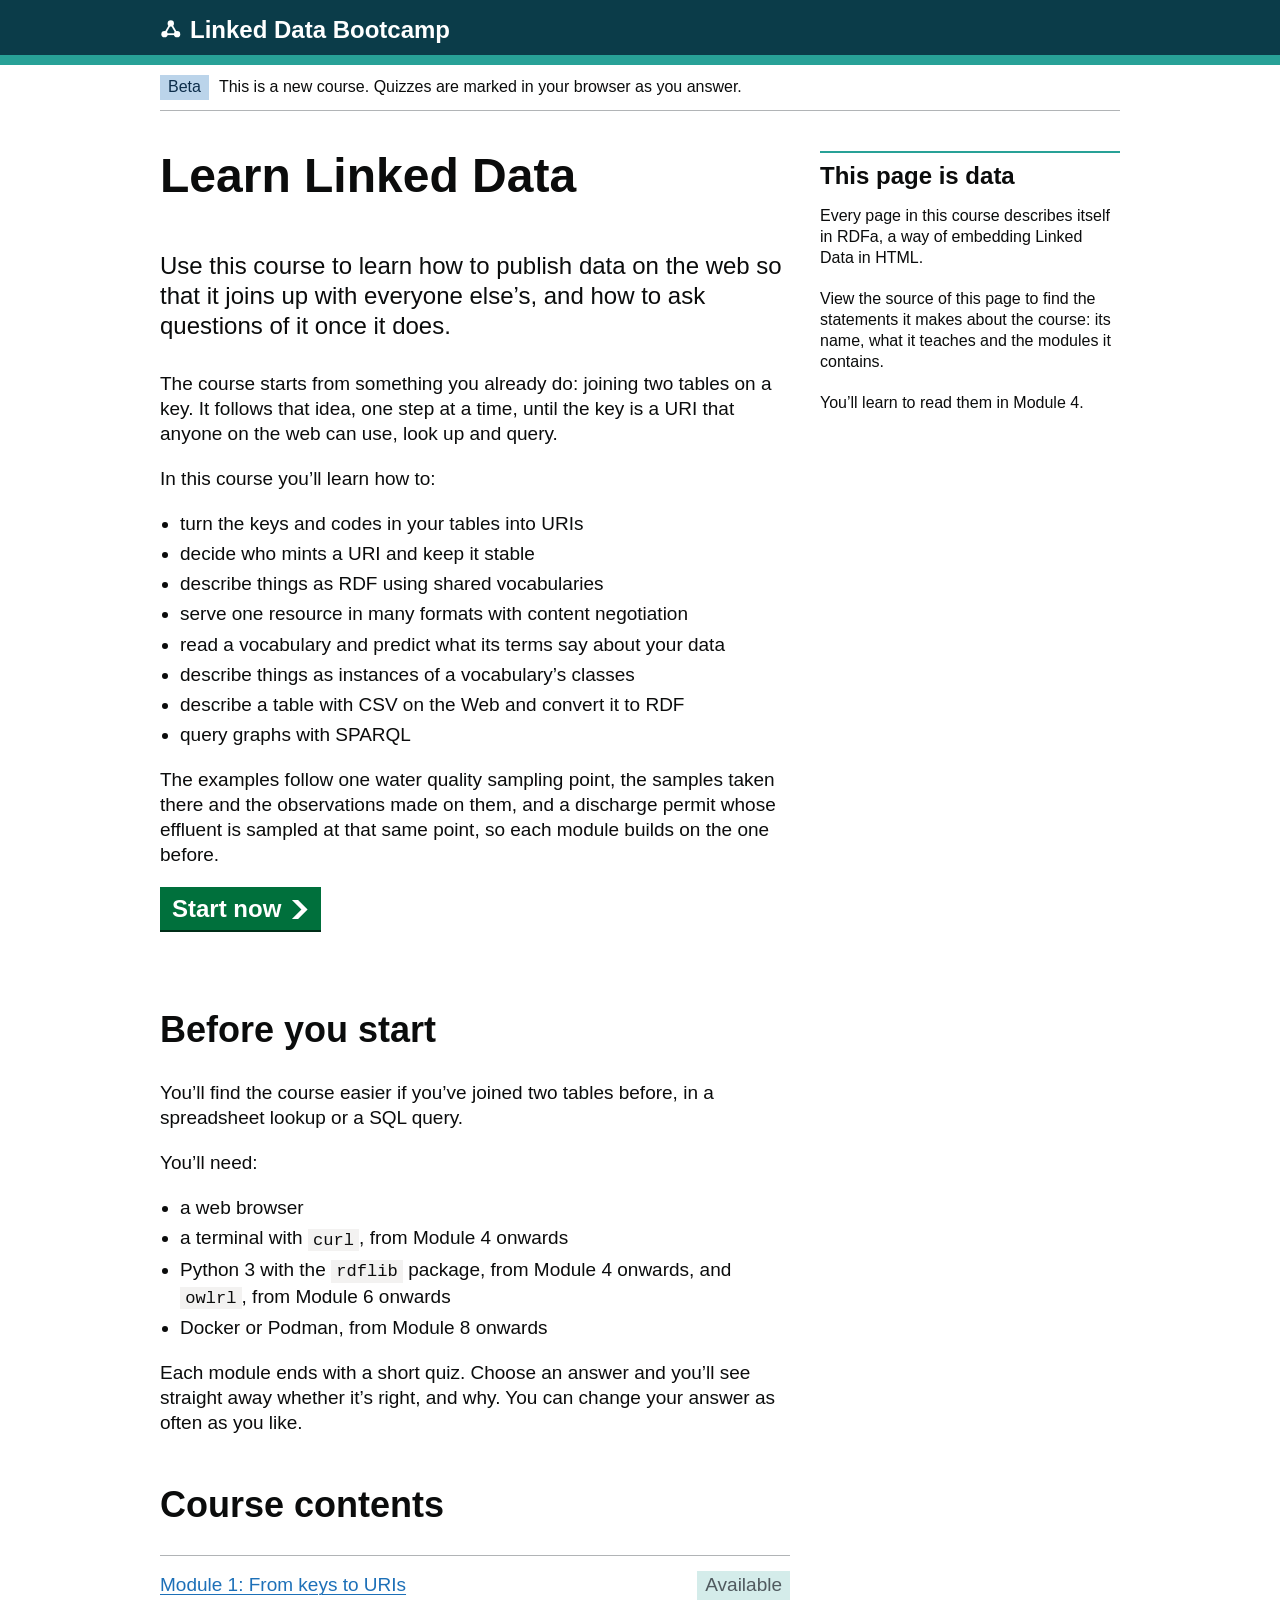
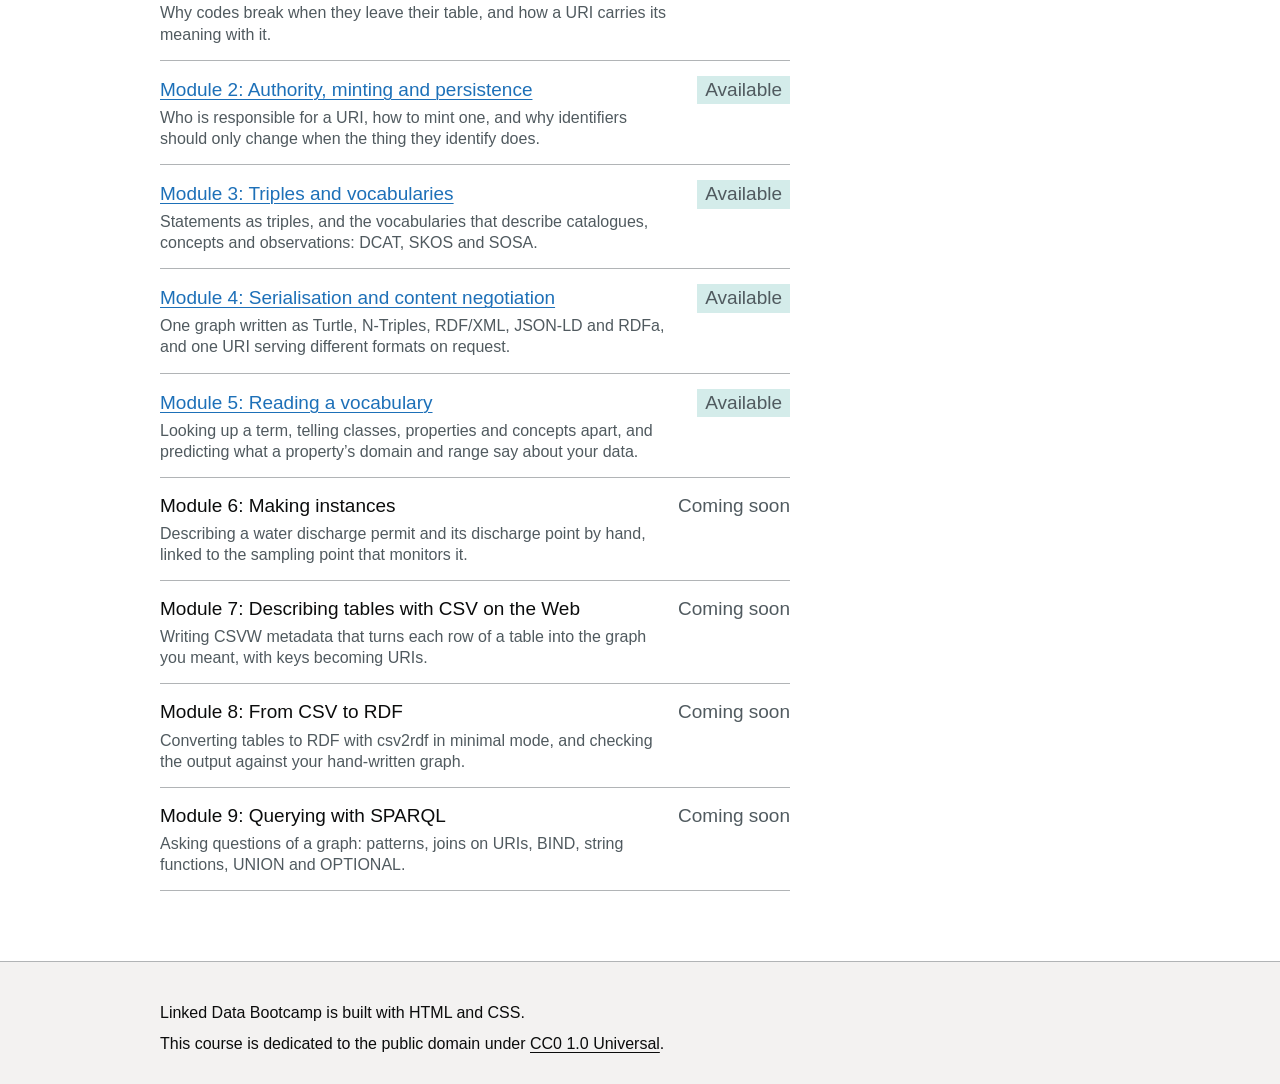
<file: index.html>
<!DOCTYPE html>
<html lang="en-GB">
<head>
  <meta charset="utf-8">
  <meta name="viewport" content="width=device-width, initial-scale=1">
  <title>Learn Linked Data – Linked Data Bootcamp</title>
  <meta name="description" content="A self-paced course in Linked Data: from keys to URIs, authority and persistence, RDF vocabularies, serialisation and content negotiation, reading vocabularies and making instances, CSV on the Web, and SPARQL.">
  <link rel="stylesheet" href="assets/bootcamp.css">
</head>
<body vocab="https://schema.org/" prefix="dct: http://purl.org/dc/terms/">
  <a href="#main-content" class="skip-link">Skip to main content</a>

  <header class="header">
    <div class="width-container header__container">
      <a href="./" class="header__service">
        <svg class="header__mark" viewBox="0 0 24 24" aria-hidden="true" focusable="false">
          <line x1="5" y1="18" x2="12" y2="6" stroke="currentColor" stroke-width="2"/>
          <line x1="12" y1="6" x2="19" y2="18" stroke="currentColor" stroke-width="2"/>
          <line x1="5" y1="18" x2="19" y2="18" stroke="currentColor" stroke-width="2"/>
          <circle cx="12" cy="6" r="3.5" fill="currentColor"/>
          <circle cx="5" cy="18" r="3.5" fill="currentColor"/>
          <circle cx="19" cy="18" r="3.5" fill="currentColor"/>
        </svg>Linked Data Bootcamp
      </a>
    </div>
  </header>

  <div class="width-container">
    <div class="phase-banner">
      <p><strong class="tag">Beta</strong>This is a new course. Quizzes are marked in your browser as you answer.</p>
    </div>

    <main class="main-wrapper" id="main-content" about="" typeof="Course">
      <div class="grid-row">
        <div class="grid-column-two-thirds">
          <h1 property="name dct:title">Learn Linked Data</h1>

          <p class="body-l" property="description">Use this course to learn how to publish data on the web so that it joins up with everyone else’s, and how to ask questions of it once it does.</p>

          <p>The course starts from something you already do: joining two tables on a key. It follows that idea, one step at a time, until the key is a URI that anyone on the web can use, look up and query.</p>

          <p>In this course you’ll learn how to:</p>
          <ul>
            <li property="teaches">turn the keys and codes in your tables into URIs</li>
            <li property="teaches">decide who mints a URI and keep it stable</li>
            <li property="teaches">describe things as RDF using shared vocabularies</li>
            <li property="teaches">serve one resource in many formats with content negotiation</li>
            <li property="teaches">read a vocabulary and predict what its terms say about your data</li>
            <li property="teaches">describe things as instances of a vocabulary’s classes</li>
            <li property="teaches">describe a table with CSV on the Web and convert it to RDF</li>
            <li property="teaches">query graphs with SPARQL</li>
          </ul>

          <p>The examples follow one water quality sampling point, the samples taken there and the observations made on them, and a discharge permit whose effluent is sampled at that same point, so each module builds on the one before.</p>

          <a href="modules/keys-to-uris/" role="button" draggable="false" class="button button--start">
            Start now
            <svg class="button__start-icon" xmlns="http://www.w3.org/2000/svg" width="17.5" height="19" viewBox="0 0 33 40" aria-hidden="true" focusable="false">
              <path fill="currentColor" d="M0 0h13l20 20-20 20H0l20-20z"/>
            </svg>
          </a>

          <h2>Before you start</h2>

          <p property="coursePrerequisites">You’ll find the course easier if you’ve joined two tables before, in a spreadsheet lookup or a SQL query.</p>

          <p>You’ll need:</p>
          <ul>
            <li>a web browser</li>
            <li>a terminal with <code>curl</code>, from Module 4 onwards</li>
            <li>Python 3 with the <code>rdflib</code> package, from Module 4 onwards, and <code>owlrl</code>, from Module 6 onwards</li>
            <li>Docker or Podman, from Module 8 onwards</li>
          </ul>

          <p>Each module ends with a short quiz. Choose an answer and you’ll see straight away whether it’s right, and why. You can change your answer as often as you like.</p>

          <h2 id="contents">Course contents</h2>

          <ol class="task-list">
            <li class="task-list__item" property="hasPart" typeof="LearningResource" resource="modules/keys-to-uris/">
              <span class="task-list__name">
                <a href="modules/keys-to-uris/" property="url"><span property="name">Module 1: From keys to URIs</span></a>
                <span class="task-list__hint" property="description">Why codes break when they leave their table, and how a URI carries its meaning with it.</span>
                <meta property="position" content="1">
              </span>
              <strong class="task-list__status tag tag--turquoise">Available</strong>
            </li>
            <li class="task-list__item" property="hasPart" typeof="LearningResource" resource="modules/authority-and-persistence/">
              <span class="task-list__name">
                <a href="modules/authority-and-persistence/" property="url"><span property="name">Module 2: Authority, minting and persistence</span></a>
                <span class="task-list__hint" property="description">Who is responsible for a URI, how to mint one, and why identifiers should only change when the thing they identify does.</span>
                <meta property="position" content="2">
              </span>
              <strong class="task-list__status tag tag--turquoise">Available</strong>
            </li>
            <li class="task-list__item" property="hasPart" typeof="LearningResource" resource="modules/triples-and-vocabularies/">
              <span class="task-list__name">
                <a href="modules/triples-and-vocabularies/" property="url"><span property="name">Module 3: Triples and vocabularies</span></a>
                <span class="task-list__hint" property="description">Statements as triples, and the vocabularies that describe catalogues, concepts and observations: DCAT, SKOS and SOSA.</span>
                <meta property="position" content="3">
              </span>
              <strong class="task-list__status tag tag--turquoise">Available</strong>
            </li>
            <li class="task-list__item" property="hasPart" typeof="LearningResource" resource="modules/serialisation-and-content-negotiation/">
              <span class="task-list__name">
                <a href="modules/serialisation-and-content-negotiation/" property="url"><span property="name">Module 4: Serialisation and content negotiation</span></a>
                <span class="task-list__hint" property="description">One graph written as Turtle, N-Triples, RDF/XML, JSON-LD and RDFa, and one URI serving different formats on request.</span>
                <meta property="position" content="4">
              </span>
              <strong class="task-list__status tag tag--turquoise">Available</strong>
            </li>
            <li class="task-list__item" property="hasPart" typeof="LearningResource" resource="modules/reading-a-vocabulary/">
              <span class="task-list__name">
                <a href="modules/reading-a-vocabulary/" property="url"><span property="name">Module 5: Reading a vocabulary</span></a>
                <span class="task-list__hint" property="description">Looking up a term, telling classes, properties and concepts apart, and predicting what a property’s domain and range say about your data.</span>
                <meta property="position" content="5">
              </span>
              <strong class="task-list__status tag tag--turquoise">Available</strong>
            </li>
            <li class="task-list__item" property="hasPart" typeof="LearningResource" resource="modules/making-instances/">
              <span class="task-list__name">
                <span property="name">Module 6: Making instances</span>
                <span class="task-list__hint" property="description">Describing a water discharge permit and its discharge point by hand, linked to the sampling point that monitors it.</span>
                <meta property="position" content="6">
              </span>
              <span class="task-list__status">Coming soon</span>
            </li>
            <li class="task-list__item" property="hasPart" typeof="LearningResource" resource="modules/csv-on-the-web/">
              <span class="task-list__name">
                <span property="name">Module 7: Describing tables with CSV on the Web</span>
                <span class="task-list__hint" property="description">Writing CSVW metadata that turns each row of a table into the graph you meant, with keys becoming URIs.</span>
                <meta property="position" content="7">
              </span>
              <span class="task-list__status">Coming soon</span>
            </li>
            <li class="task-list__item" property="hasPart" typeof="LearningResource" resource="modules/csv-to-rdf/">
              <span class="task-list__name">
                <span property="name">Module 8: From CSV to RDF</span>
                <span class="task-list__hint" property="description">Converting tables to RDF with csv2rdf in minimal mode, and checking the output against your hand-written graph.</span>
                <meta property="position" content="8">
              </span>
              <span class="task-list__status">Coming soon</span>
            </li>
            <li class="task-list__item" property="hasPart" typeof="LearningResource" resource="modules/sparql/">
              <span class="task-list__name">
                <span property="name">Module 9: Querying with SPARQL</span>
                <span class="task-list__hint" property="description">Asking questions of a graph: patterns, joins on URIs, BIND, string functions, UNION and OPTIONAL.</span>
                <meta property="position" content="9">
              </span>
              <span class="task-list__status">Coming soon</span>
            </li>
          </ol>
        </div>

        <div class="grid-column-one-third">
          <aside class="related" role="complementary">
            <h2>This page is data</h2>
            <p>Every page in this course describes itself in RDFa, a way of embedding Linked Data in HTML.</p>
            <p>View the source of this page to find the statements it makes about the course: its name, what it teaches and the modules it contains.</p>
            <p>You’ll learn to read them in Module 4.</p>
          </aside>
        </div>
      </div>

      <meta property="inLanguage" content="en-GB">
      <meta property="educationalLevel" content="Beginner">
      <meta property="dct:modified" content="2026-10-29">
      <link property="license dct:license" href="https://creativecommons.org/publicdomain/zero/1.0/">
    </main>
  </div>

  <footer class="footer">
    <div class="width-container">
      <p>Linked Data Bootcamp is built with HTML and CSS.</p>
      <p>This course is dedicated to the public domain under <a href="https://creativecommons.org/publicdomain/zero/1.0/" rel="license">CC0 1.0 Universal</a>.</p>
    </div>
  </footer>
</body>
</html>
</file>
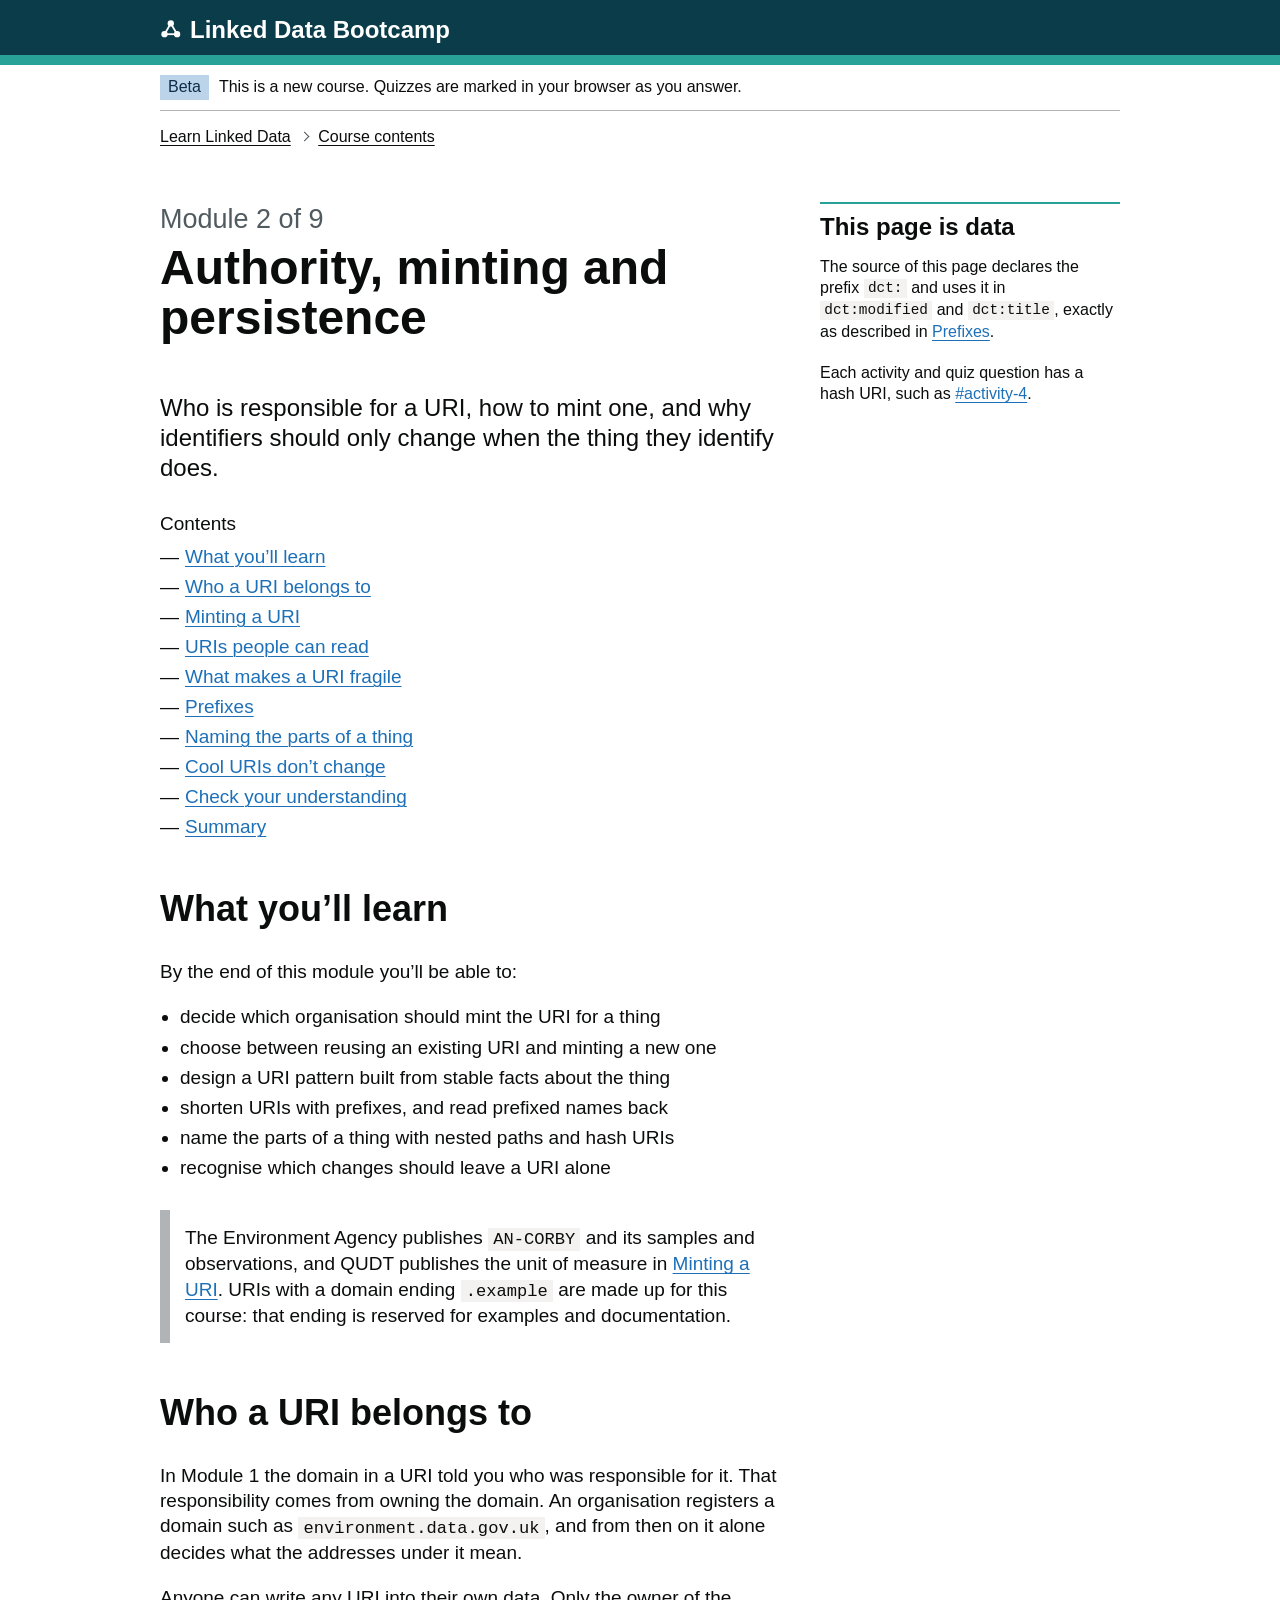
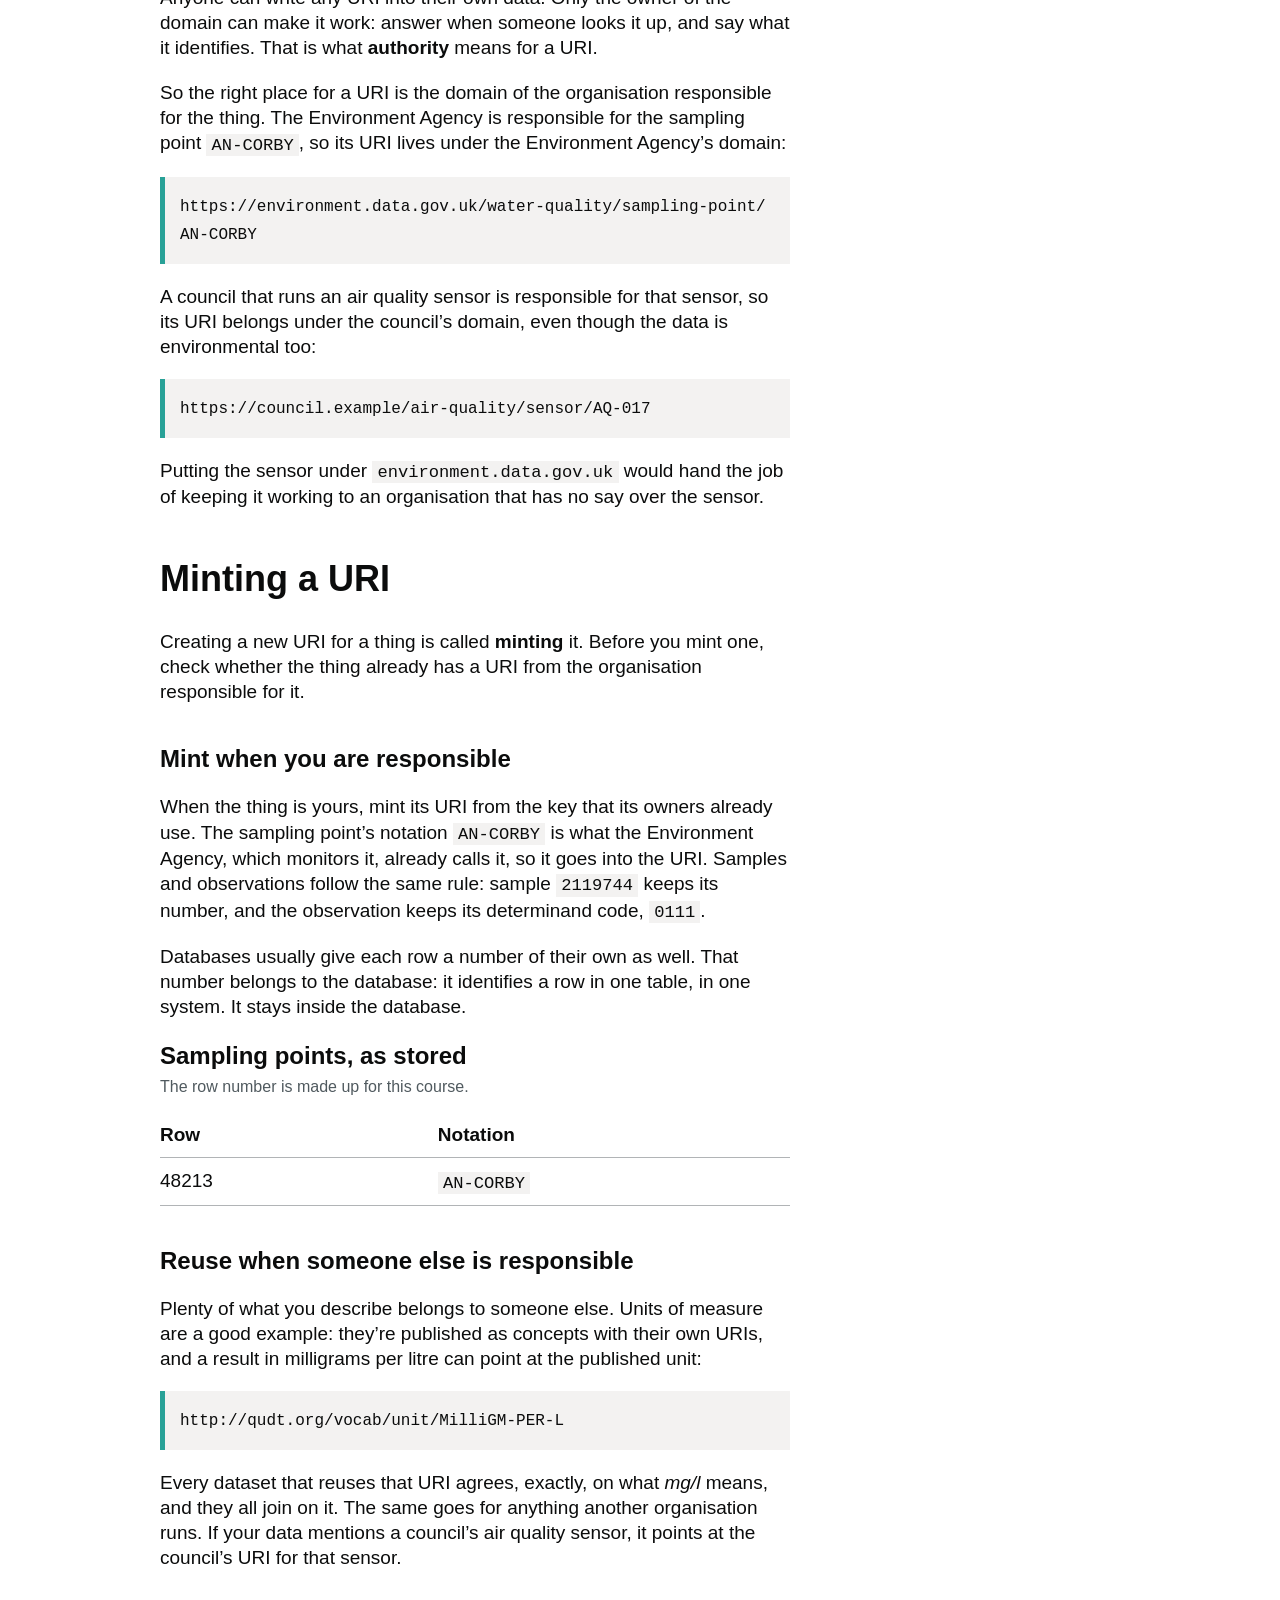
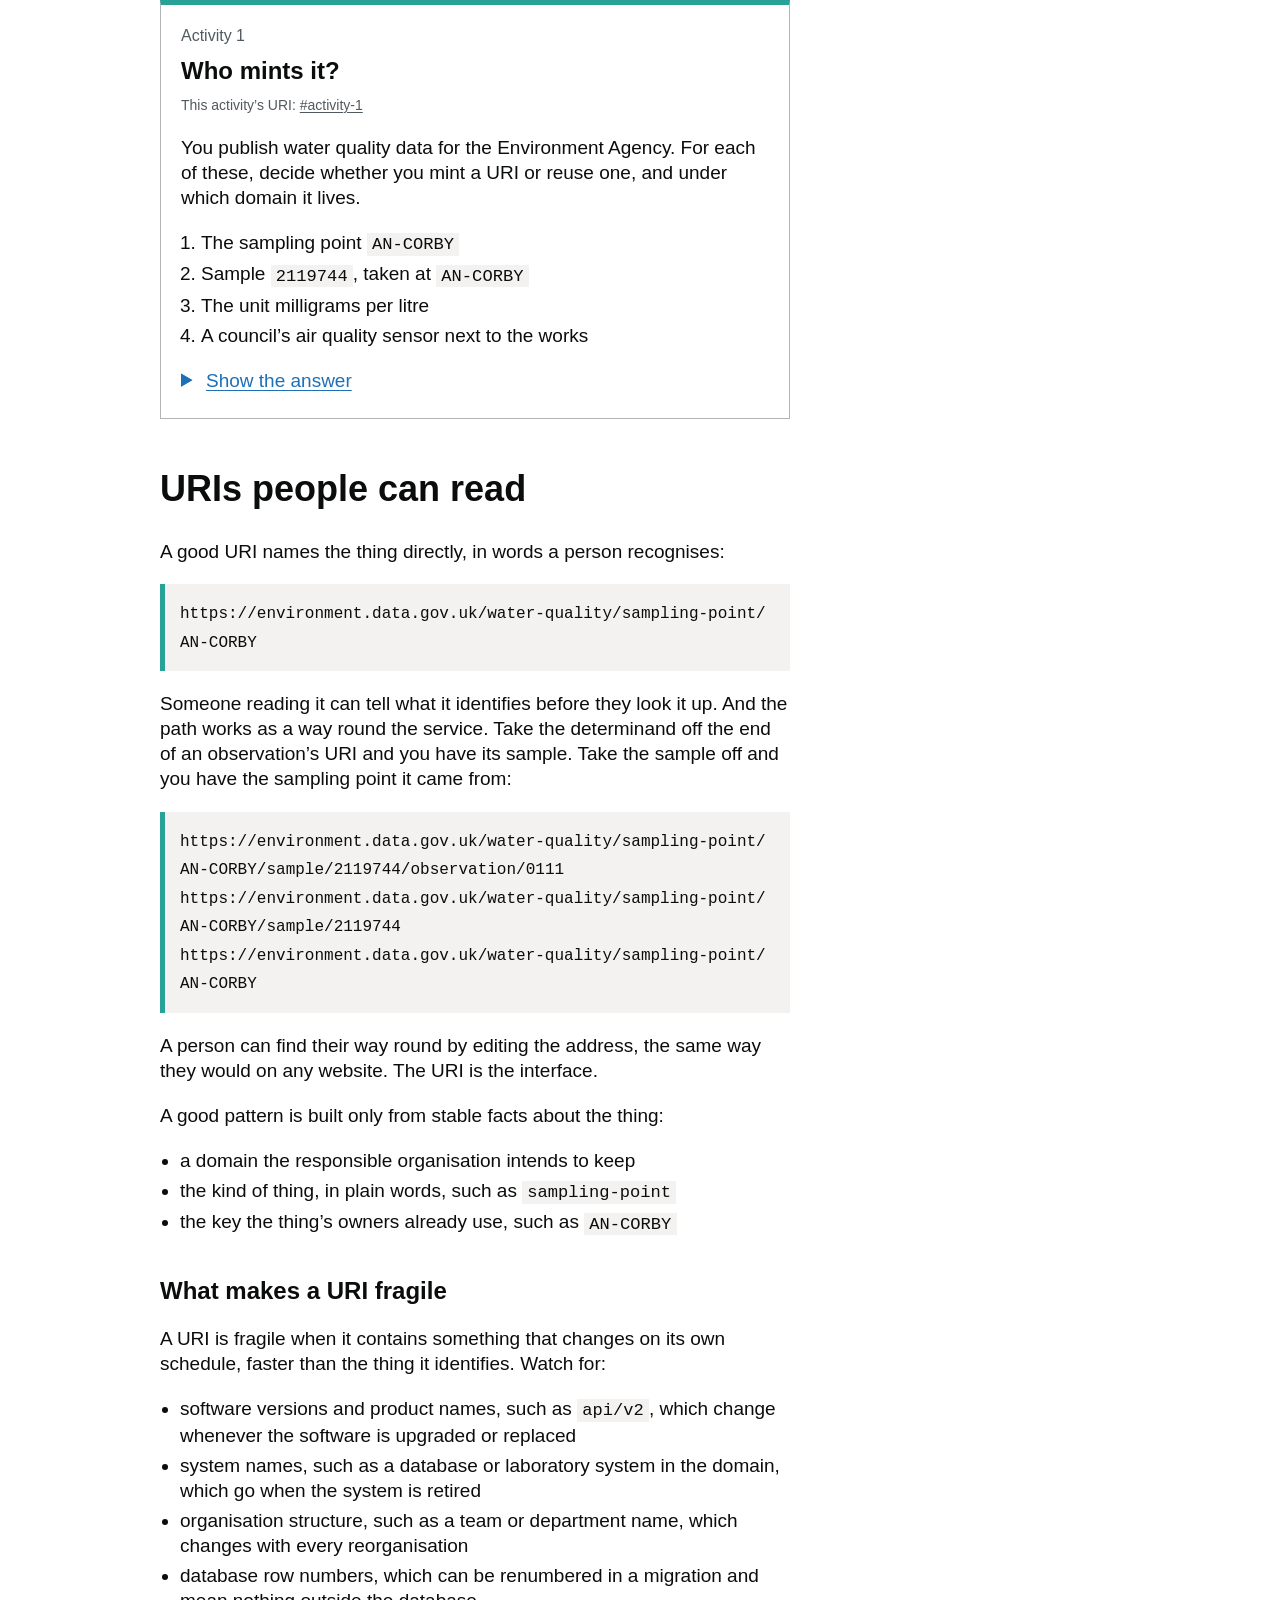
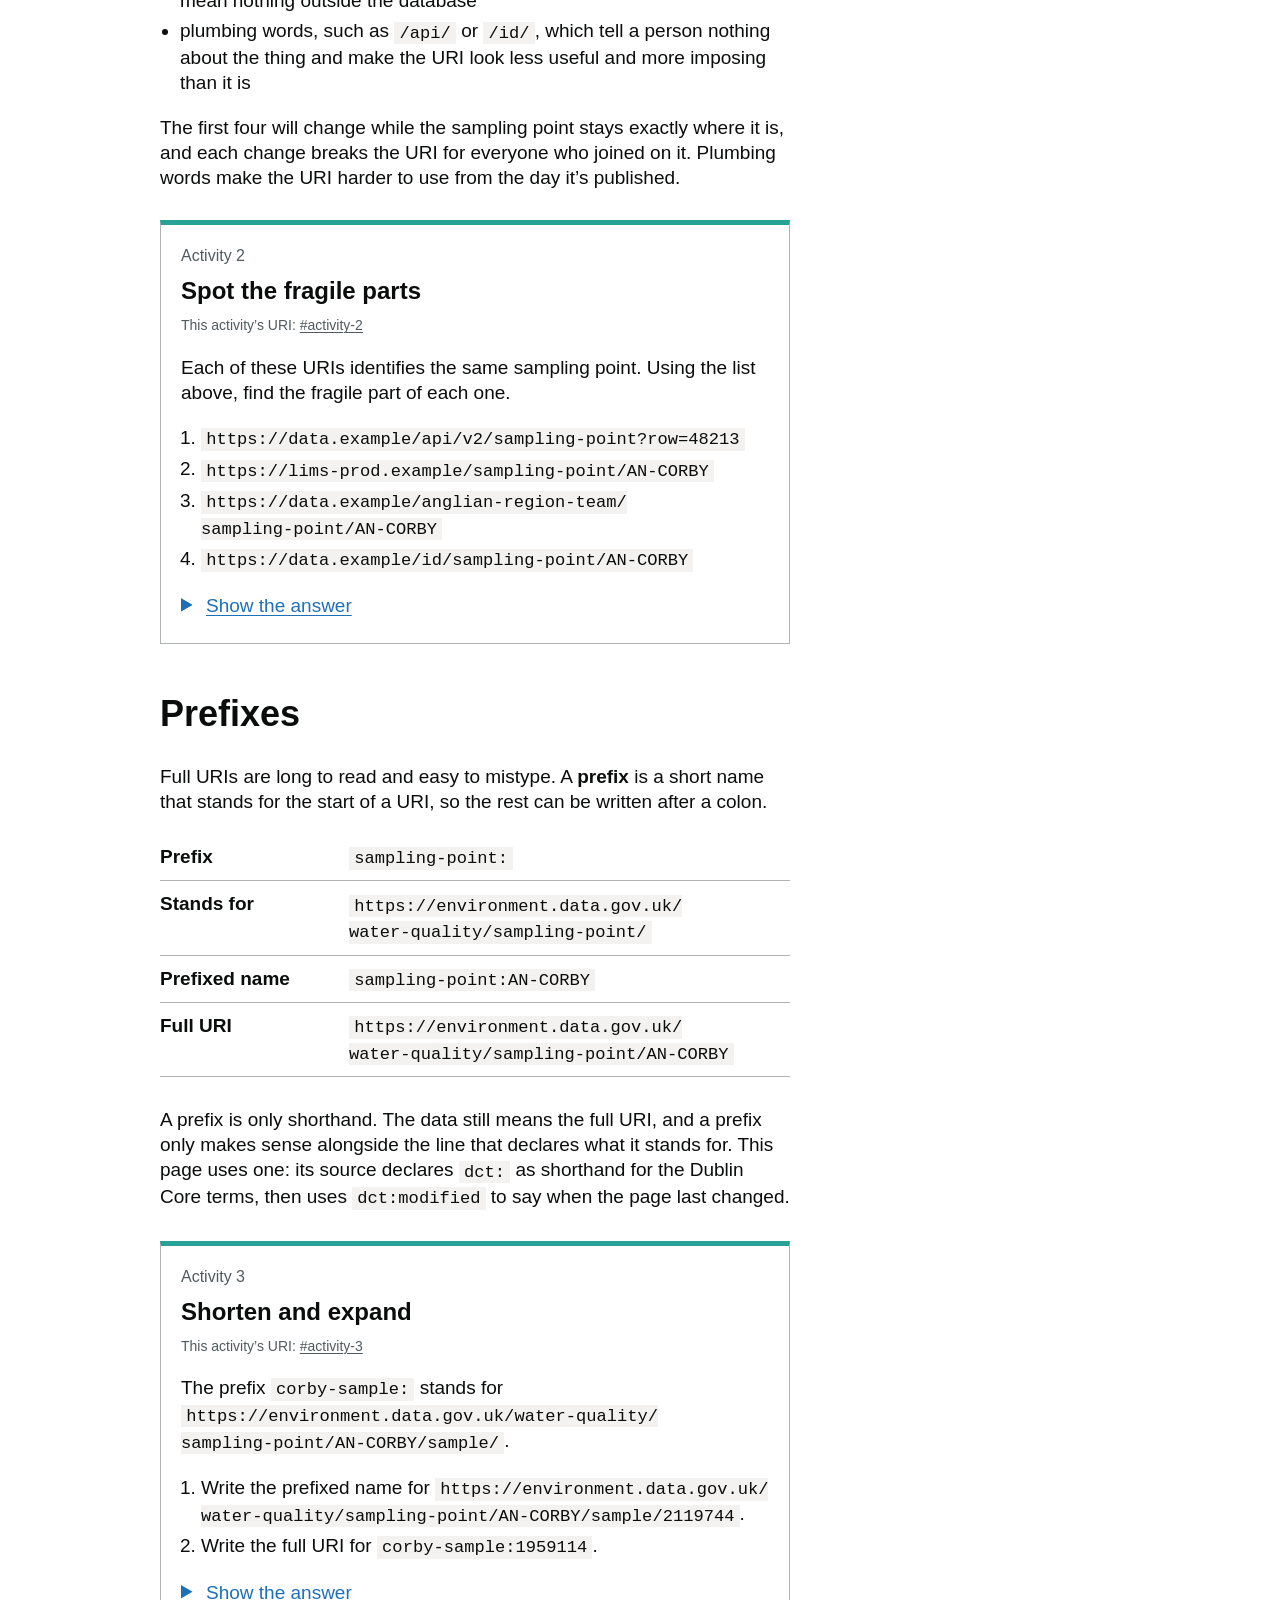
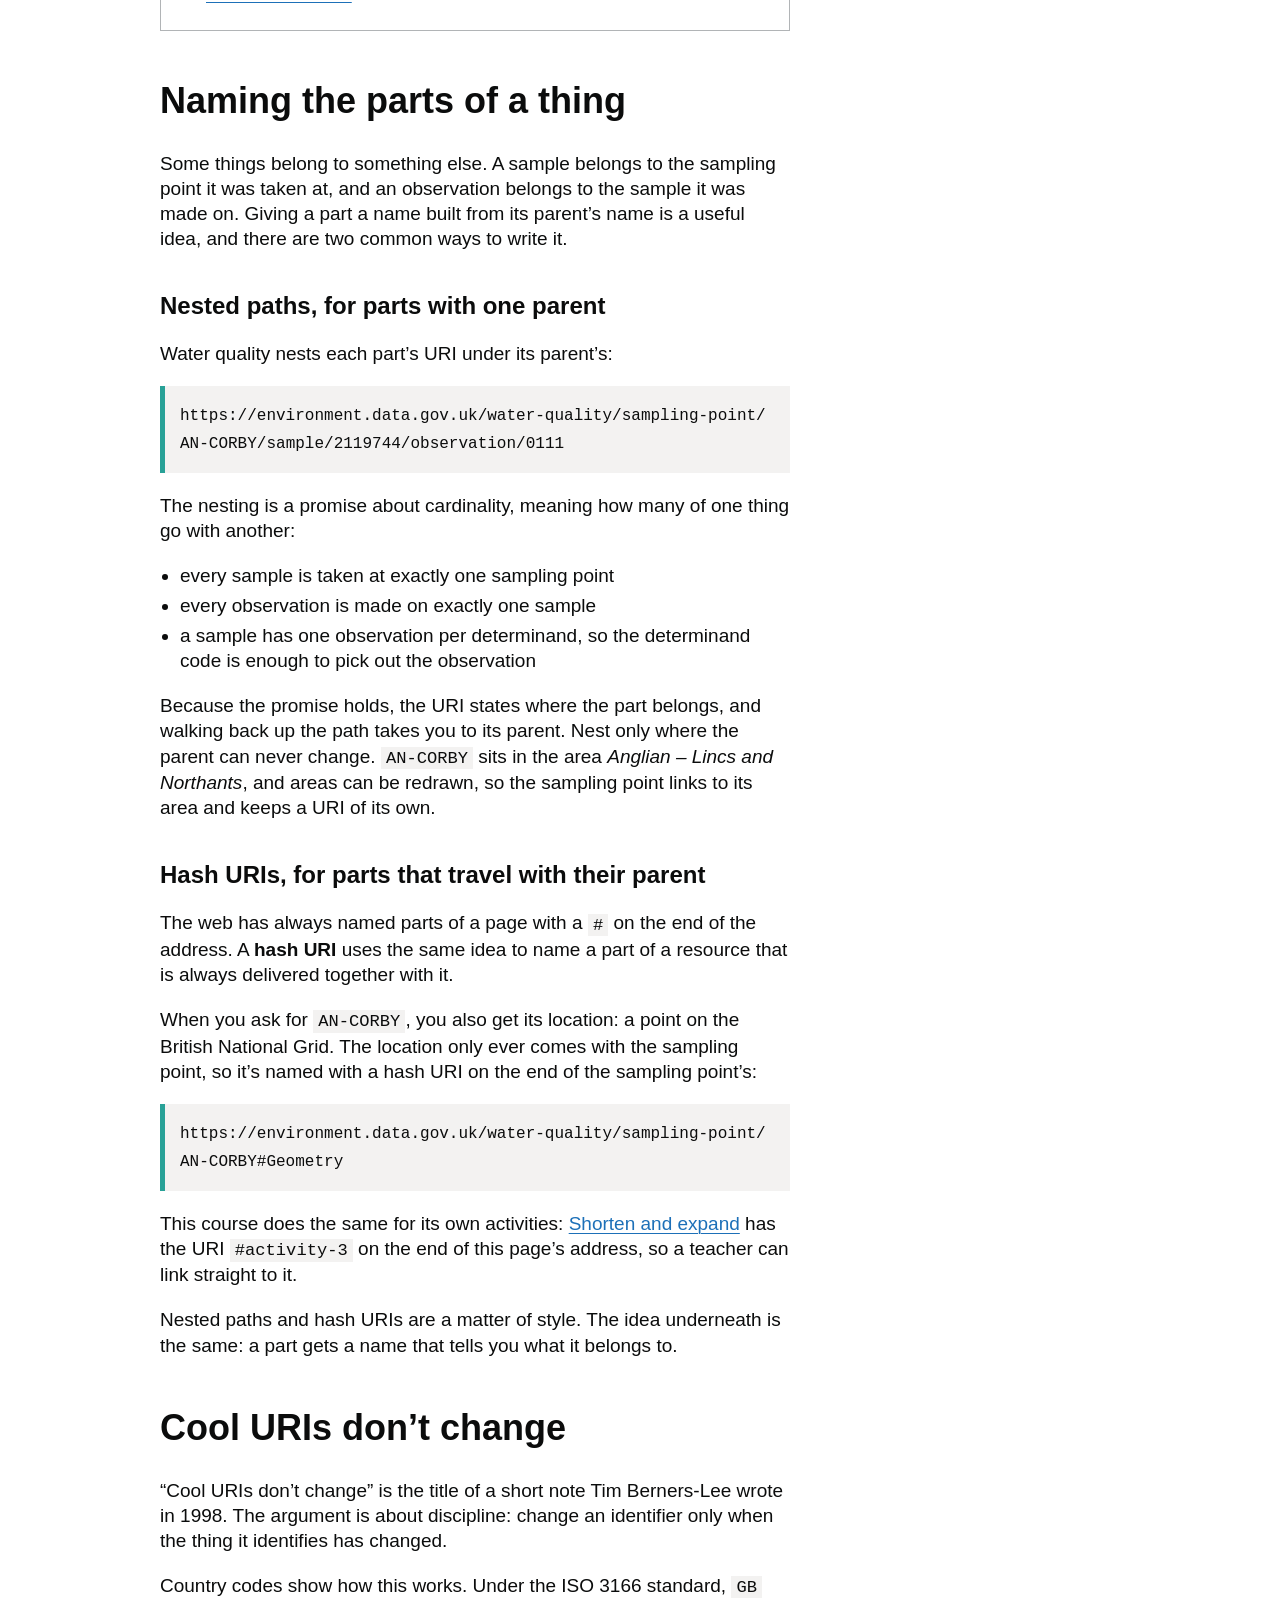
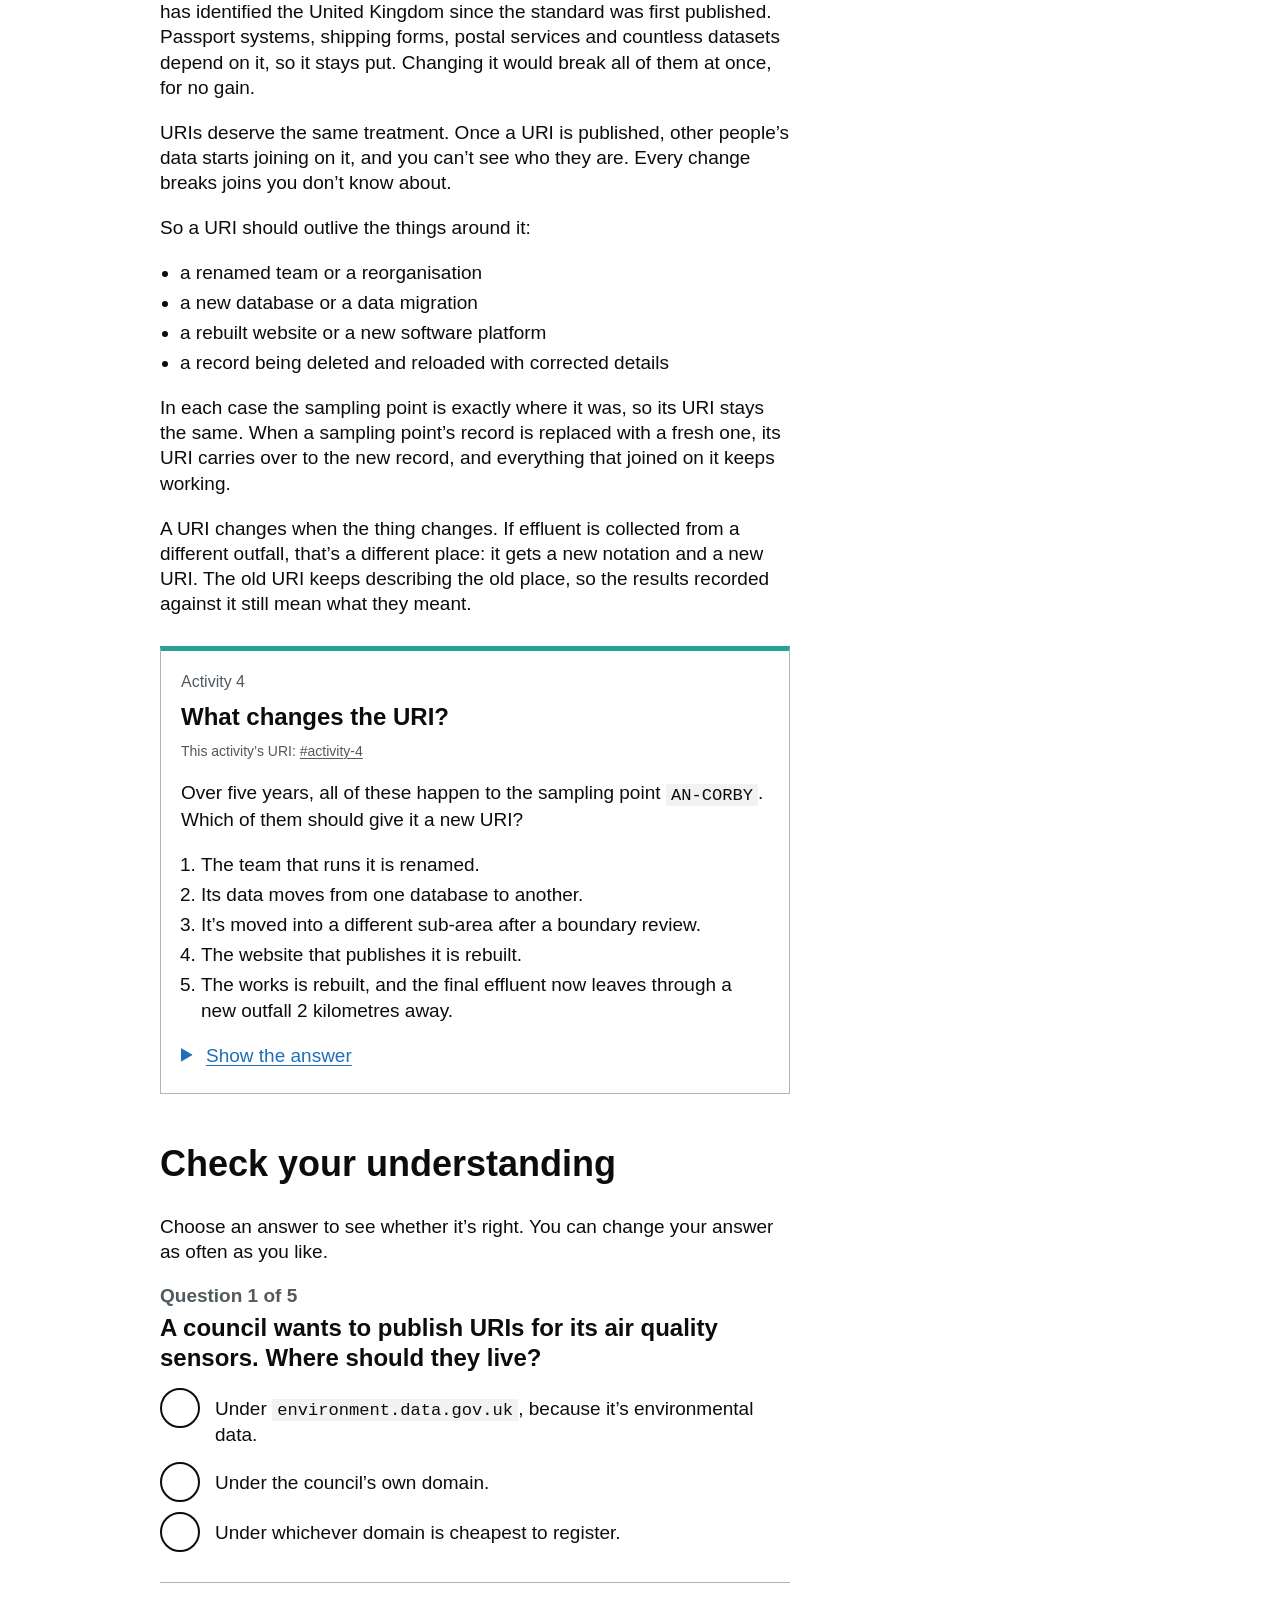
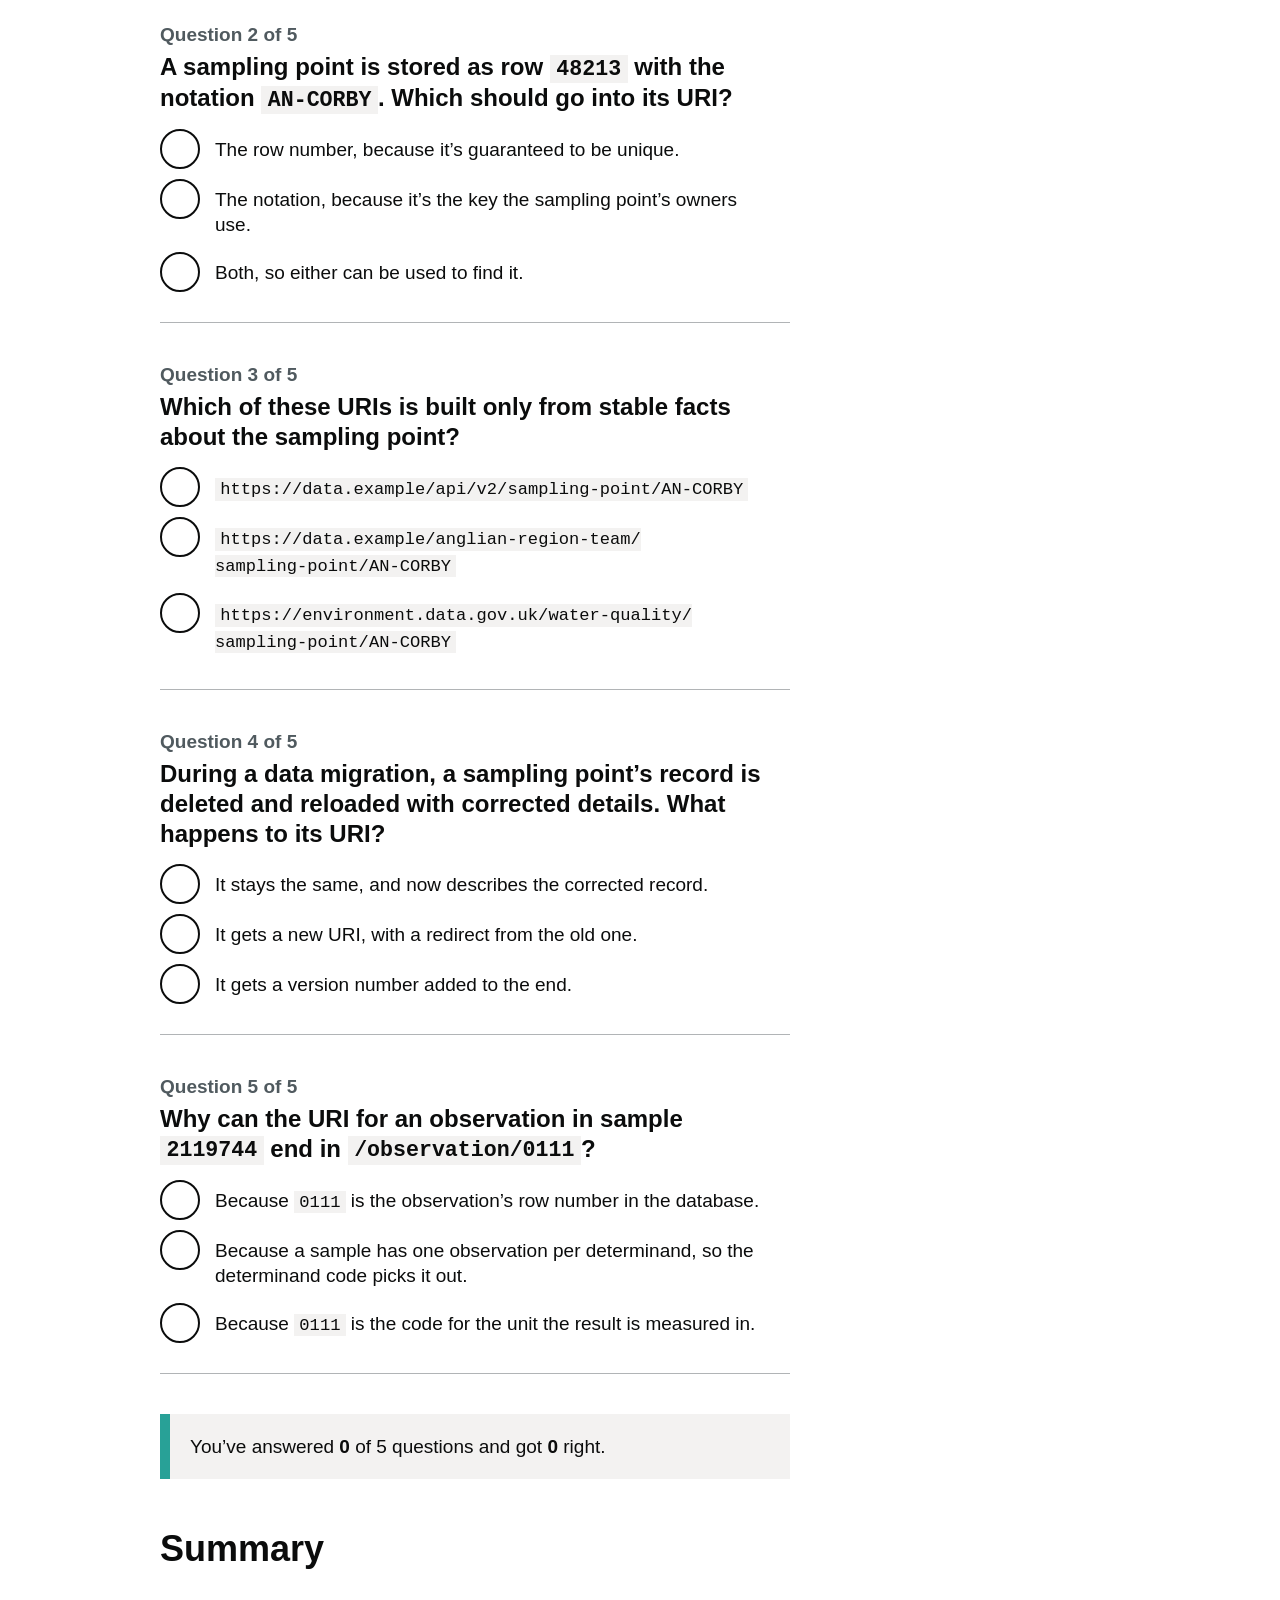
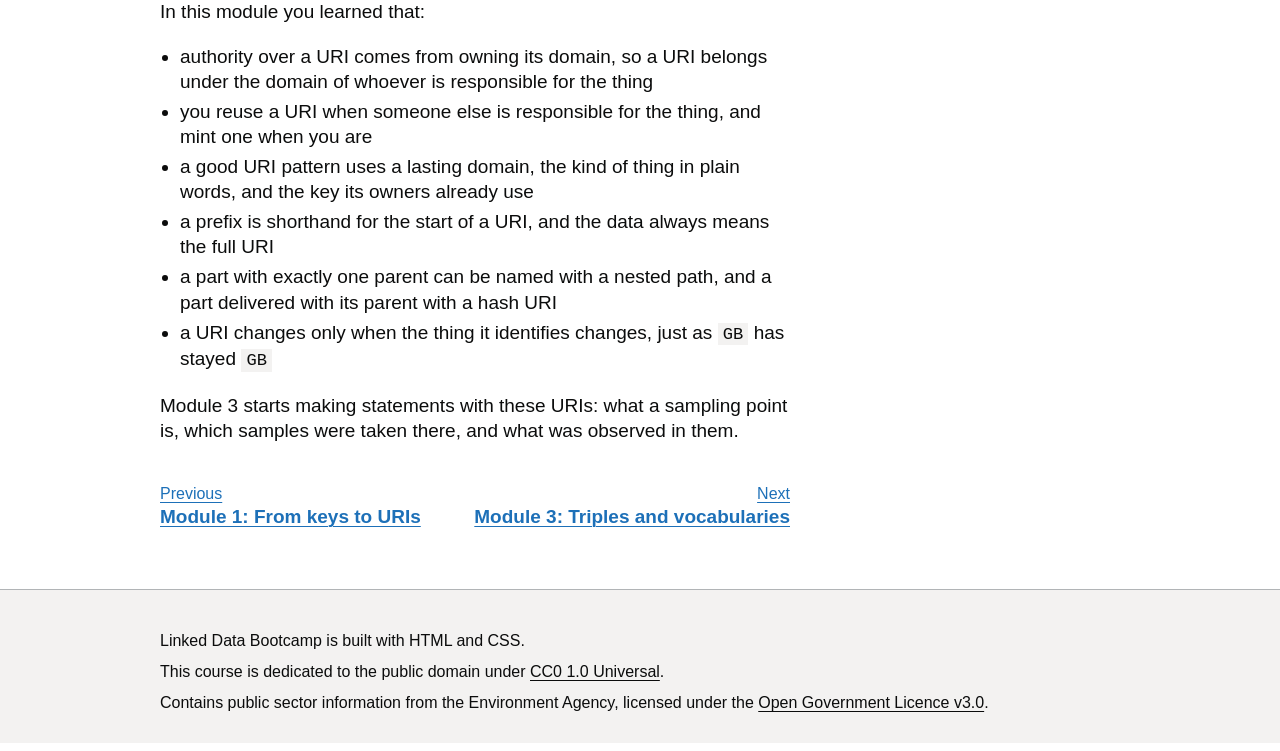
<file: modules/authority-and-persistence/index.html>
<!DOCTYPE html>
<html lang="en-GB">
<head>
  <meta charset="utf-8">
  <meta name="viewport" content="width=device-width, initial-scale=1">
  <title>Module 2: Authority, minting and persistence – Linked Data Bootcamp</title>
  <meta name="description" content="Who is responsible for a URI, how to mint one, and why identifiers should only change when the thing they identify does.">
  <link rel="stylesheet" href="../../assets/bootcamp.css">
</head>
<body vocab="https://schema.org/" prefix="dct: http://purl.org/dc/terms/">
  <a href="#main-content" class="skip-link">Skip to main content</a>

  <header class="header">
    <div class="width-container header__container">
      <a href="../../" class="header__service">
        <svg class="header__mark" viewBox="0 0 24 24" aria-hidden="true" focusable="false">
          <line x1="5" y1="18" x2="12" y2="6" stroke="currentColor" stroke-width="2"/>
          <line x1="12" y1="6" x2="19" y2="18" stroke="currentColor" stroke-width="2"/>
          <line x1="5" y1="18" x2="19" y2="18" stroke="currentColor" stroke-width="2"/>
          <circle cx="12" cy="6" r="3.5" fill="currentColor"/>
          <circle cx="5" cy="18" r="3.5" fill="currentColor"/>
          <circle cx="19" cy="18" r="3.5" fill="currentColor"/>
        </svg>Linked Data Bootcamp
      </a>
    </div>
  </header>

  <div class="width-container">
    <div class="phase-banner">
      <p><strong class="tag">Beta</strong>This is a new course. Quizzes are marked in your browser as you answer.</p>
    </div>

    <nav class="breadcrumbs" aria-label="Breadcrumb">
      <ol>
        <li><a href="../../">Learn Linked Data</a></li>
        <li><a href="../../#contents">Course contents</a></li>
      </ol>
    </nav>

    <main class="main-wrapper" id="main-content" about="" typeof="LearningResource">
      <link property="isPartOf" href="../../">
      <meta property="position" content="2">
      <meta property="learningResourceType" content="Module">
      <meta property="inLanguage" content="en-GB">
      <meta property="dct:modified" content="2026-10-28">
      <link property="license dct:license" href="https://creativecommons.org/publicdomain/zero/1.0/">

      <div class="grid-row">
        <div class="grid-column-two-thirds">
          <span class="caption-l">Module 2 of 9</span>
          <h1 property="name dct:title">Authority, minting and persistence</h1>

          <p class="body-l" property="description">Who is responsible for a URI, how to mint one, and why identifiers should only change when the thing they identify does.</p>

          <nav class="contents-list" aria-label="Contents">
            <h2 class="contents-list__title">Contents</h2>
            <ol>
              <li><a href="#outcomes">What you’ll learn</a></li>
              <li><a href="#authority">Who a URI belongs to</a></li>
              <li><a href="#minting">Minting a URI</a></li>
              <li><a href="#readable">URIs people can read</a></li>
              <li><a href="#fragile">What makes a URI fragile</a></li>
              <li><a href="#prefixes">Prefixes</a></li>
              <li><a href="#addressability">Naming the parts of a thing</a></li>
              <li><a href="#persistence">Cool URIs don’t change</a></li>
              <li><a href="#quiz">Check your understanding</a></li>
              <li><a href="#summary">Summary</a></li>
            </ol>
          </nav>

          <h2 id="outcomes">What you’ll learn</h2>

          <p>By the end of this module you’ll be able to:</p>
          <ul>
            <li property="teaches">decide which organisation should mint the URI for a thing</li>
            <li property="teaches">choose between reusing an existing URI and minting a new one</li>
            <li property="teaches">design a URI pattern built from stable facts about the thing</li>
            <li property="teaches">shorten URIs with prefixes, and read prefixed names back</li>
            <li property="teaches">name the parts of a thing with nested paths and hash URIs</li>
            <li property="teaches">recognise which changes should leave a URI alone</li>
          </ul>

          <div class="inset-text">
            <p>The Environment Agency publishes <code>AN-CORBY</code> and its samples and observations, and QUDT publishes the unit of measure in <a href="#minting">Minting a URI</a>. URIs with a domain ending <code>.example</code> are made up for this course: that ending is reserved for examples and documentation.</p>
          </div>

          <h2 id="authority">Who a URI belongs to</h2>

          <p>In Module 1 the domain in a URI told you who was responsible for it. That responsibility comes from owning the domain. An organisation registers a domain such as <code>environment.data.gov.uk</code>, and from then on it alone decides what the addresses under it mean.</p>

          <p>Anyone can write any URI into their own data. Only the owner of the domain can make it work: answer when someone looks it up, and say what it identifies. That is what <strong>authority</strong> means for a URI.</p>

          <p>So the right place for a URI is the domain of the organisation responsible for the thing. The Environment Agency is responsible for the sampling point <code>AN-CORBY</code>, so its URI lives under the Environment Agency’s domain:</p>

          <pre class="pre--wrap"><code><span class="nw">https://environment.data.gov.uk/</span><wbr><span class="nw">water-quality/</span><wbr><span class="nw">sampling-point/</span><wbr><span class="nw">AN-CORBY</span></code></pre>

          <p>A council that runs an air quality sensor is responsible for that sensor, so its URI belongs under the council’s domain, even though the data is environmental too:</p>

          <pre class="pre--wrap"><code><span class="nw">https://council.example/</span><wbr><span class="nw">air-quality/</span><wbr><span class="nw">sensor/</span><wbr><span class="nw">AQ-017</span></code></pre>

          <p>Putting the sensor under <code>environment.data.gov.uk</code> would hand the job of keeping it working to an organisation that has no say over the sensor.</p>

          <h2 id="minting">Minting a URI</h2>

          <p>Creating a new URI for a thing is called <strong>minting</strong> it. Before you mint one, check whether the thing already has a URI from the organisation responsible for it.</p>

          <h3>Mint when you are responsible</h3>

          <p>When the thing is yours, mint its URI from the key that its owners already use. The sampling point’s notation <code>AN-CORBY</code> is what the Environment Agency, which monitors it, already calls it, so it goes into the URI. Samples and observations follow the same rule: sample <code>2119744</code> keeps its number, and the observation keeps its determinand code, <code>0111</code>.</p>

          <p>Databases usually give each row a number of their own as well. That number belongs to the database: it identifies a row in one table, in one system. It stays inside the database.</p>

          <div class="table-wrap">
            <table class="table">
              <caption class="table__caption">Sampling points, as stored
                <span class="table__caption-note">The row number is made up for this course.</span>
              </caption>
              <thead>
                <tr><th scope="col">Row</th><th scope="col">Notation</th></tr>
              </thead>
              <tbody>
                <tr><td>48213</td><td><code>AN-CORBY</code></td></tr>
              </tbody>
            </table>
          </div>

          <h3>Reuse when someone else is responsible</h3>

          <p>Plenty of what you describe belongs to someone else. Units of measure are a good example: they’re published as concepts with their own URIs, and a result in milligrams per litre can point at the published unit:</p>

          <pre class="pre--wrap"><code><span class="nw">http://qudt.org/</span><wbr><span class="nw">vocab/</span><wbr><span class="nw">unit/</span><wbr><span class="nw">MilliGM-PER-L</span></code></pre>

          <p>Every dataset that reuses that URI agrees, exactly, on what <em>mg/l</em> means, and they all join on it. The same goes for anything another organisation runs. If your data mentions a council’s air quality sensor, it points at the council’s URI for that sensor.</p>

          <section class="activity" id="activity-1" property="hasPart" typeof="LearningResource" resource="#activity-1">
            <span class="activity__label">Activity 1</span>
            <h3 property="name">Who mints it?</h3>
            <span class="anchor-uri">This activity’s URI: <a href="#activity-1">#activity-1</a></span>
            <meta property="learningResourceType" content="Activity">
            <div property="description">
              <p>You publish water quality data for the Environment Agency. For each of these, decide whether you mint a URI or reuse one, and under which domain it lives.</p>
              <ol>
                <li>The sampling point <code>AN-CORBY</code></li>
                <li>Sample <code>2119744</code>, taken at <code>AN-CORBY</code></li>
                <li>The unit milligrams per litre</li>
                <li>A council’s air quality sensor next to the works</li>
              </ol>
            </div>

            <details class="details">
              <summary class="details__summary"><span class="details__summary-text">Show the answer</span></summary>
              <div class="details__text">
                <ol>
                  <li>Mint it under your own domain, from the notation <code>AN-CORBY</code>.</li>
                  <li>Mint it under your own domain too, built on the sampling point’s URI. The sample is your record.</li>
                  <li>Reuse the published unit URI. Units are shared by everyone.</li>
                  <li>Reuse the council’s URI, under the council’s domain. The sensor is theirs.</li>
                </ol>
              </div>
            </details>
          </section>

          <h2 id="readable">URIs people can read</h2>

          <p>A good URI names the thing directly, in words a person recognises:</p>

          <pre class="pre--wrap"><code><span class="nw">https://environment.data.gov.uk/</span><wbr><span class="nw">water-quality/</span><wbr><span class="nw">sampling-point/</span><wbr><span class="nw">AN-CORBY</span></code></pre>

          <p>Someone reading it can tell what it identifies before they look it up. And the path works as a way round the service. Take the determinand off the end of an observation’s URI and you have its sample. Take the sample off and you have the sampling point it came from:</p>

          <pre><code><span class="nw">https://environment.data.gov.uk/</span><wbr><span class="nw">water-quality/</span><wbr><span class="nw">sampling-point/</span><wbr><span class="nw">AN-CORBY/</span><wbr><span class="nw">sample/</span><wbr><span class="nw">2119744/</span><wbr><span class="nw">observation/</span><wbr><span class="nw">0111</span>
<span class="nw">https://environment.data.gov.uk/</span><wbr><span class="nw">water-quality/</span><wbr><span class="nw">sampling-point/</span><wbr><span class="nw">AN-CORBY/</span><wbr><span class="nw">sample/</span><wbr><span class="nw">2119744</span>
<span class="nw">https://environment.data.gov.uk/</span><wbr><span class="nw">water-quality/</span><wbr><span class="nw">sampling-point/</span><wbr><span class="nw">AN-CORBY</span></code></pre>

          <p>A person can find their way round by editing the address, the same way they would on any website. The URI is the interface.</p>

          <p>A good pattern is built only from stable facts about the thing:</p>
          <ul>
            <li>a domain the responsible organisation intends to keep</li>
            <li>the kind of thing, in plain words, such as <code>sampling-point</code></li>
            <li>the key the thing’s owners already use, such as <code>AN-CORBY</code></li>
          </ul>

          <h3 id="fragile">What makes a URI fragile</h3>

          <p>A URI is fragile when it contains something that changes on its own schedule, faster than the thing it identifies. Watch for:</p>
          <ul>
            <li>software versions and product names, such as <code>api/v2</code>, which change whenever the software is upgraded or replaced</li>
            <li>system names, such as a database or laboratory system in the domain, which go when the system is retired</li>
            <li>organisation structure, such as a team or department name, which changes with every reorganisation</li>
            <li>database row numbers, which can be renumbered in a migration and mean nothing outside the database</li>
            <li>plumbing words, such as <code>/api/</code> or <code>/id/</code>, which tell a person nothing about the thing and make the URI look less useful and more imposing than it is</li>
          </ul>

          <p>The first four will change while the sampling point stays exactly where it is, and each change breaks the URI for everyone who joined on it. Plumbing words make the URI harder to use from the day it’s published.</p>

          <section class="activity" id="activity-2" property="hasPart" typeof="LearningResource" resource="#activity-2">
            <span class="activity__label">Activity 2</span>
            <h3 property="name">Spot the fragile parts</h3>
            <span class="anchor-uri">This activity’s URI: <a href="#activity-2">#activity-2</a></span>
            <meta property="learningResourceType" content="Activity">
            <div property="description">
              <p>Each of these URIs identifies the same sampling point. Using the list above, find the fragile part of each one.</p>
              <ol>
                <li><code><span class="nw">https://data.example/</span><wbr><span class="nw">api/</span><wbr><span class="nw">v2/</span><wbr><span class="nw">sampling-point?row=48213</span></code></li>
                <li><code><span class="nw">https://lims-prod.example/</span><wbr><span class="nw">sampling-point/</span><wbr><span class="nw">AN-CORBY</span></code></li>
                <li><code><span class="nw">https://data.example/</span><wbr><span class="nw">anglian-region-team/</span><wbr><span class="nw">sampling-point/</span><wbr><span class="nw">AN-CORBY</span></code></li>
                <li><code><span class="nw">https://data.example/</span><wbr><span class="nw">id/</span><wbr><span class="nw">sampling-point/</span><wbr><span class="nw">AN-CORBY</span></code></li>
              </ol>
            </div>

            <details class="details">
              <summary class="details__summary"><span class="details__summary-text">Show the answer</span></summary>
              <div class="details__text">
                <ol>
                  <li><code>api/v2</code> ties the URI to one version of one piece of software, and <code>row=48213</code> is a database number that means nothing outside that database. The next version or the next migration breaks it.</li>
                  <li><code>lims-prod</code> names a system. When the system is replaced, the domain goes with it.</li>
                  <li><code>anglian-region-team</code> records an organisation chart. Teams are renamed and merged far more often than sampling points move.</li>
                  <li><code>id</code> tells a person nothing about the thing. Like <code>api</code>, it’s plumbing on show, and it makes the URI look less useful and more imposing than it is.</li>
                </ol>
              </div>
            </details>
          </section>

          <h2 id="prefixes">Prefixes</h2>

          <p>Full URIs are long to read and easy to mistype. A <strong>prefix</strong> is a short name that stands for the start of a URI, so the rest can be written after a colon.</p>

          <dl class="summary-list summary-list--narrow-key">
            <div class="summary-list__row">
              <dt class="summary-list__key">Prefix</dt>
              <dd class="summary-list__value"><code>sampling-point:</code></dd>
            </div>
            <div class="summary-list__row">
              <dt class="summary-list__key">Stands for</dt>
              <dd class="summary-list__value"><code><span class="nw">https://environment.data.gov.uk/</span><wbr><span class="nw">water-quality/</span><wbr><span class="nw">sampling-point/</span></code></dd>
            </div>
            <div class="summary-list__row">
              <dt class="summary-list__key">Prefixed name</dt>
              <dd class="summary-list__value"><code>sampling-point:AN-CORBY</code></dd>
            </div>
            <div class="summary-list__row">
              <dt class="summary-list__key">Full URI</dt>
              <dd class="summary-list__value"><code><span class="nw">https://environment.data.gov.uk/</span><wbr><span class="nw">water-quality/</span><wbr><span class="nw">sampling-point/</span><wbr><span class="nw">AN-CORBY</span></code></dd>
            </div>
          </dl>

          <p>A prefix is only shorthand. The data still means the full URI, and a prefix only makes sense alongside the line that declares what it stands for. This page uses one: its source declares <code>dct:</code> as shorthand for the Dublin Core terms, then uses <code>dct:modified</code> to say when the page last changed.</p>

          <section class="activity" id="activity-3" property="hasPart" typeof="LearningResource" resource="#activity-3">
            <span class="activity__label">Activity 3</span>
            <h3 property="name">Shorten and expand</h3>
            <span class="anchor-uri">This activity’s URI: <a href="#activity-3">#activity-3</a></span>
            <meta property="learningResourceType" content="Activity">
            <div property="description">
              <p>The prefix <code>corby-sample:</code> stands for <code><span class="nw">https://environment.data.gov.uk/</span><wbr><span class="nw">water-quality/</span><wbr><span class="nw">sampling-point/</span><wbr><span class="nw">AN-CORBY/</span><wbr><span class="nw">sample/</span></code>.</p>
              <ol>
                <li>Write the prefixed name for <code><span class="nw">https://environment.data.gov.uk/</span><wbr><span class="nw">water-quality/</span><wbr><span class="nw">sampling-point/</span><wbr><span class="nw">AN-CORBY/</span><wbr><span class="nw">sample/</span><wbr><span class="nw">2119744</span></code>.</li>
                <li>Write the full URI for <code>corby-sample:1959114</code>.</li>
              </ol>
            </div>

            <details class="details">
              <summary class="details__summary"><span class="details__summary-text">Show the answer</span></summary>
              <div class="details__text">
                <ol>
                  <li><code>corby-sample:2119744</code></li>
                  <li><code><span class="nw">https://environment.data.gov.uk/</span><wbr><span class="nw">water-quality/</span><wbr><span class="nw">sampling-point/</span><wbr><span class="nw">AN-CORBY/</span><wbr><span class="nw">sample/</span><wbr><span class="nw">1959114</span></code></li>
                </ol>
                <p>Swap the prefix for the URI it stands for, or the other way round. Nothing else changes.</p>
              </div>
            </details>
          </section>

          <h2 id="addressability">Naming the parts of a thing</h2>

          <p>Some things belong to something else. A sample belongs to the sampling point it was taken at, and an observation belongs to the sample it was made on. Giving a part a name built from its parent’s name is a useful idea, and there are two common ways to write it.</p>

          <h3>Nested paths, for parts with one parent</h3>

          <p>Water quality nests each part’s URI under its parent’s:</p>

          <pre class="pre--wrap"><code><span class="nw">https://environment.data.gov.uk/</span><wbr><span class="nw">water-quality/</span><wbr><span class="nw">sampling-point/</span><wbr><span class="nw">AN-CORBY/</span><wbr><span class="nw">sample/</span><wbr><span class="nw">2119744/</span><wbr><span class="nw">observation/</span><wbr><span class="nw">0111</span></code></pre>

          <p>The nesting is a promise about cardinality, meaning how many of one thing go with another:</p>
          <ul>
            <li>every sample is taken at exactly one sampling point</li>
            <li>every observation is made on exactly one sample</li>
            <li>a sample has one observation per determinand, so the determinand code is enough to pick out the observation</li>
          </ul>

          <p>Because the promise holds, the URI states where the part belongs, and walking back up the path takes you to its parent. Nest only where the parent can never change. <code>AN-CORBY</code> sits in the area <em>Anglian – Lincs and Northants</em>, and areas can be redrawn, so the sampling point links to its area and keeps a URI of its own.</p>

          <h3>Hash URIs, for parts that travel with their parent</h3>

          <p>The web has always named parts of a page with a <code>#</code> on the end of the address. A <strong>hash URI</strong> uses the same idea to name a part of a resource that is always delivered together with it.</p>

          <p>When you ask for <code>AN-CORBY</code>, you also get its location: a point on the British National Grid. The location only ever comes with the sampling point, so it’s named with a hash URI on the end of the sampling point’s:</p>

          <pre class="pre--wrap"><code><span class="nw">https://environment.data.gov.uk/</span><wbr><span class="nw">water-quality/</span><wbr><span class="nw">sampling-point/</span><wbr><span class="nw">AN-CORBY#Geometry</span></code></pre>

          <p>This course does the same for its own activities: <a href="#activity-3">Shorten and expand</a> has the URI <code>#activity-3</code> on the end of this page’s address, so a teacher can link straight to it.</p>

          <p>Nested paths and hash URIs are a matter of style. The idea underneath is the same: a part gets a name that tells you what it belongs to.</p>

          <h2 id="persistence">Cool URIs don’t change</h2>

          <p>“Cool URIs don’t change” is the title of a short note Tim Berners-Lee wrote in 1998. The argument is about discipline: change an identifier only when the thing it identifies has changed.</p>

          <p>Country codes show how this works. Under the ISO 3166 standard, <code>GB</code> has identified the United Kingdom since the standard was first published. Passport systems, shipping forms, postal services and countless datasets depend on it, so it stays put. Changing it would break all of them at once, for no gain.</p>

          <p>URIs deserve the same treatment. Once a URI is published, other people’s data starts joining on it, and you can’t see who they are. Every change breaks joins you don’t know about.</p>

          <p>So a URI should outlive the things around it:</p>
          <ul>
            <li>a renamed team or a reorganisation</li>
            <li>a new database or a data migration</li>
            <li>a rebuilt website or a new software platform</li>
            <li>a record being deleted and reloaded with corrected details</li>
          </ul>

          <p>In each case the sampling point is exactly where it was, so its URI stays the same. When a sampling point’s record is replaced with a fresh one, its URI carries over to the new record, and everything that joined on it keeps working.</p>

          <p>A URI changes when the thing changes. If effluent is collected from a different outfall, that’s a different place: it gets a new notation and a new URI. The old URI keeps describing the old place, so the results recorded against it still mean what they meant.</p>

          <section class="activity" id="activity-4" property="hasPart" typeof="LearningResource" resource="#activity-4">
            <span class="activity__label">Activity 4</span>
            <h3 property="name">What changes the URI?</h3>
            <span class="anchor-uri">This activity’s URI: <a href="#activity-4">#activity-4</a></span>
            <meta property="learningResourceType" content="Activity">
            <div property="description">
              <p>Over five years, all of these happen to the sampling point <code>AN-CORBY</code>. Which of them should give it a new URI?</p>
              <ol>
                <li>The team that runs it is renamed.</li>
                <li>Its data moves from one database to another.</li>
                <li>It’s moved into a different sub-area after a boundary review.</li>
                <li>The website that publishes it is rebuilt.</li>
                <li>The works is rebuilt, and the final effluent now leaves through a new outfall 2 kilometres away.</li>
              </ol>
            </div>

            <details class="details">
              <summary class="details__summary"><span class="details__summary-text">Show the answer</span></summary>
              <div class="details__text">
                <p>Only the last one. A new outfall means collecting effluent from a different place, so it’s a new sampling point with a new URI. The old URI keeps describing the old outfall.</p>
                <p>The sub-area change alters what is said about the sampling point. It’s still the same place, so it keeps its URI and its description is updated.</p>
              </div>
            </details>
          </section>

          <section class="quiz quiz--5" id="quiz" property="hasPart" typeof="Quiz" resource="#quiz">
            <h2 property="name">Check your understanding</h2>
            <meta property="assesses" content="Authority over URIs, reusing and minting URIs, URI pattern design, prefixes, nested paths and hash URIs, and persistence">
            <p>Choose an answer to see whether it’s right. You can change your answer as often as you like.</p>

            <div class="quiz__questions">
              <fieldset class="fieldset quiz__question" id="q1" property="hasPart" typeof="Question" resource="#q1">
                <legend class="fieldset__legend"><span class="caption-m">Question 1 of 5</span><span property="text">A council wants to publish URIs for its air quality sensors. Where should they live?</span></legend>
                <p class="quiz__mark quiz__mark--correct"><strong class="tag tag--green">Correct</strong></p>
                <p class="quiz__mark quiz__mark--incorrect"><strong class="tag tag--red">Not quite</strong></p>
                <div class="radios">
                  <div class="radios__item radios__item--incorrect" property="suggestedAnswer" typeof="Answer" resource="#q1-a">
                    <input class="radios__input" id="q1-a" name="q1" type="radio">
                    <label class="radios__label" for="q1-a" property="text">Under <code>environment.data.gov.uk</code>, because it’s environmental data.</label>
                    <div class="radios__feedback" property="answerExplanation"><p><span class="radios__feedback-verdict">Not quite.</span> The subject of the data is environmental, but the council runs the sensors. The URI belongs with whoever is responsible for the thing.</p></div>
                  </div>
                  <div class="radios__item radios__item--correct" property="acceptedAnswer suggestedAnswer" typeof="Answer" resource="#q1-b">
                    <input class="radios__input" id="q1-b" name="q1" type="radio">
                    <label class="radios__label" for="q1-b" property="text">Under the council’s own domain.</label>
                    <div class="radios__feedback" property="answerExplanation"><p><span class="radios__feedback-verdict">Correct.</span> The council is responsible for the sensors, and only the owner of a domain can keep its URIs working.</p></div>
                  </div>
                  <div class="radios__item radios__item--incorrect" property="suggestedAnswer" typeof="Answer" resource="#q1-c">
                    <input class="radios__input" id="q1-c" name="q1" type="radio">
                    <label class="radios__label" for="q1-c" property="text">Under whichever domain is cheapest to register.</label>
                    <div class="radios__feedback" property="answerExplanation"><p><span class="radios__feedback-verdict">Not quite.</span> A domain bought for convenience is easy to let lapse, and every URI under it goes with it.</p></div>
                  </div>
                </div>
              </fieldset>

              <fieldset class="fieldset quiz__question" id="q2" property="hasPart" typeof="Question" resource="#q2">
                <legend class="fieldset__legend"><span class="caption-m">Question 2 of 5</span><span property="text">A sampling point is stored as row <code>48213</code> with the notation <code>AN-CORBY</code>. Which should go into its URI?</span></legend>
                <p class="quiz__mark quiz__mark--correct"><strong class="tag tag--green">Correct</strong></p>
                <p class="quiz__mark quiz__mark--incorrect"><strong class="tag tag--red">Not quite</strong></p>
                <div class="radios">
                  <div class="radios__item radios__item--incorrect" property="suggestedAnswer" typeof="Answer" resource="#q2-a">
                    <input class="radios__input" id="q2-a" name="q2" type="radio">
                    <label class="radios__label" for="q2-a" property="text">The row number, because it’s guaranteed to be unique.</label>
                    <div class="radios__feedback" property="answerExplanation"><p><span class="radios__feedback-verdict">Not quite.</span> It’s unique inside one table in one database. Migrate the data and the number can change; show it to a person and it means nothing.</p></div>
                  </div>
                  <div class="radios__item radios__item--correct" property="acceptedAnswer suggestedAnswer" typeof="Answer" resource="#q2-b">
                    <input class="radios__input" id="q2-b" name="q2" type="radio">
                    <label class="radios__label" for="q2-b" property="text">The notation, because it’s the key the sampling point’s owners use.</label>
                    <div class="radios__feedback" property="answerExplanation"><p><span class="radios__feedback-verdict">Correct.</span> The notation belongs to the thing, so it outlives any database that stores it, and people already recognise it.</p></div>
                  </div>
                  <div class="radios__item radios__item--incorrect" property="suggestedAnswer" typeof="Answer" resource="#q2-c">
                    <input class="radios__input" id="q2-c" name="q2" type="radio">
                    <label class="radios__label" for="q2-c" property="text">Both, so either can be used to find it.</label>
                    <div class="radios__feedback" property="answerExplanation"><p><span class="radios__feedback-verdict">Not quite.</span> Including the row number ties the URI to the database, so the whole URI breaks when the row number changes.</p></div>
                  </div>
                </div>
              </fieldset>

              <fieldset class="fieldset quiz__question" id="q3" property="hasPart" typeof="Question" resource="#q3">
                <legend class="fieldset__legend"><span class="caption-m">Question 3 of 5</span><span property="text">Which of these URIs is built only from stable facts about the sampling point?</span></legend>
                <p class="quiz__mark quiz__mark--correct"><strong class="tag tag--green">Correct</strong></p>
                <p class="quiz__mark quiz__mark--incorrect"><strong class="tag tag--red">Not quite</strong></p>
                <div class="radios">
                  <div class="radios__item radios__item--incorrect" property="suggestedAnswer" typeof="Answer" resource="#q3-a">
                    <input class="radios__input" id="q3-a" name="q3" type="radio">
                    <label class="radios__label" for="q3-a" property="text"><code><span class="nw">https://data.example/</span><wbr><span class="nw">api/</span><wbr><span class="nw">v2/</span><wbr><span class="nw">sampling-point/</span><wbr><span class="nw">AN-CORBY</span></code></label>
                    <div class="radios__feedback" property="answerExplanation"><p><span class="radios__feedback-verdict">Not quite.</span> <code>api/v2</code> names a version of some software. Version 3 will want a URI of its own.</p></div>
                  </div>
                  <div class="radios__item radios__item--incorrect" property="suggestedAnswer" typeof="Answer" resource="#q3-b">
                    <input class="radios__input" id="q3-b" name="q3" type="radio">
                    <label class="radios__label" for="q3-b" property="text"><code><span class="nw">https://data.example/</span><wbr><span class="nw">anglian-region-team/</span><wbr><span class="nw">sampling-point/</span><wbr><span class="nw">AN-CORBY</span></code></label>
                    <div class="radios__feedback" property="answerExplanation"><p><span class="radios__feedback-verdict">Not quite.</span> The team name records who runs it this year. The next reorganisation changes it.</p></div>
                  </div>
                  <div class="radios__item radios__item--correct" property="acceptedAnswer suggestedAnswer" typeof="Answer" resource="#q3-c">
                    <input class="radios__input" id="q3-c" name="q3" type="radio">
                    <label class="radios__label" for="q3-c" property="text"><code><span class="nw">https://environment.data.gov.uk/</span><wbr><span class="nw">water-quality/</span><wbr><span class="nw">sampling-point/</span><wbr><span class="nw">AN-CORBY</span></code></label>
                    <div class="radios__feedback" property="answerExplanation"><p><span class="radios__feedback-verdict">Correct.</span> A domain the organisation keeps, the kind of thing, and the owner’s own key. All three stay true for as long as the sampling point exists.</p></div>
                  </div>
                </div>
              </fieldset>

              <fieldset class="fieldset quiz__question" id="q4" property="hasPart" typeof="Question" resource="#q4">
                <legend class="fieldset__legend"><span class="caption-m">Question 4 of 5</span><span property="text">During a data migration, a sampling point’s record is deleted and reloaded with corrected details. What happens to its URI?</span></legend>
                <p class="quiz__mark quiz__mark--correct"><strong class="tag tag--green">Correct</strong></p>
                <p class="quiz__mark quiz__mark--incorrect"><strong class="tag tag--red">Not quite</strong></p>
                <div class="radios">
                  <div class="radios__item radios__item--correct" property="acceptedAnswer suggestedAnswer" typeof="Answer" resource="#q4-a">
                    <input class="radios__input" id="q4-a" name="q4" type="radio">
                    <label class="radios__label" for="q4-a" property="text">It stays the same, and now describes the corrected record.</label>
                    <div class="radios__feedback" property="answerExplanation"><p><span class="radios__feedback-verdict">Correct.</span> The sampling point is the same place it always was. The record changed; the thing it describes did not.</p></div>
                  </div>
                  <div class="radios__item radios__item--incorrect" property="suggestedAnswer" typeof="Answer" resource="#q4-b">
                    <input class="radios__input" id="q4-b" name="q4" type="radio">
                    <label class="radios__label" for="q4-b" property="text">It gets a new URI, with a redirect from the old one.</label>
                    <div class="radios__feedback" property="answerExplanation"><p><span class="radios__feedback-verdict">Not quite.</span> A redirect softens the break, but every dataset that stored the old URI now holds a second name for the same thing.</p></div>
                  </div>
                  <div class="radios__item radios__item--incorrect" property="suggestedAnswer" typeof="Answer" resource="#q4-c">
                    <input class="radios__input" id="q4-c" name="q4" type="radio">
                    <label class="radios__label" for="q4-c" property="text">It gets a version number added to the end.</label>
                    <div class="radios__feedback" property="answerExplanation"><p><span class="radios__feedback-verdict">Not quite.</span> A version number identifies a version of the record. People joining on the sampling point want the sampling point.</p></div>
                  </div>
                </div>
              </fieldset>

              <fieldset class="fieldset quiz__question" id="q5" property="hasPart" typeof="Question" resource="#q5">
                <legend class="fieldset__legend"><span class="caption-m">Question 5 of 5</span><span property="text">Why can the URI for an observation in sample <code>2119744</code> end in <code>/observation/0111</code>?</span></legend>
                <p class="quiz__mark quiz__mark--correct"><strong class="tag tag--green">Correct</strong></p>
                <p class="quiz__mark quiz__mark--incorrect"><strong class="tag tag--red">Not quite</strong></p>
                <div class="radios">
                  <div class="radios__item radios__item--incorrect" property="suggestedAnswer" typeof="Answer" resource="#q5-a">
                    <input class="radios__input" id="q5-a" name="q5" type="radio">
                    <label class="radios__label" for="q5-a" property="text">Because <code>0111</code> is the observation’s row number in the database.</label>
                    <div class="radios__feedback" property="answerExplanation"><p><span class="radios__feedback-verdict">Not quite.</span> <code>0111</code> is the determinand code for ammoniacal nitrogen as N. Row numbers stay inside the database.</p></div>
                  </div>
                  <div class="radios__item radios__item--correct" property="acceptedAnswer suggestedAnswer" typeof="Answer" resource="#q5-b">
                    <input class="radios__input" id="q5-b" name="q5" type="radio">
                    <label class="radios__label" for="q5-b" property="text">Because a sample has one observation per determinand, so the determinand code picks it out.</label>
                    <div class="radios__feedback" property="answerExplanation"><p><span class="radios__feedback-verdict">Correct.</span> The nested path promises one sample per observation and one observation per determinand, so the code is enough.</p></div>
                  </div>
                  <div class="radios__item radios__item--incorrect" property="suggestedAnswer" typeof="Answer" resource="#q5-c">
                    <input class="radios__input" id="q5-c" name="q5" type="radio">
                    <label class="radios__label" for="q5-c" property="text">Because <code>0111</code> is the code for the unit the result is measured in.</label>
                    <div class="radios__feedback" property="answerExplanation"><p><span class="radios__feedback-verdict">Not quite.</span> The unit, milligrams per litre, is part of the observation’s result. <code>0111</code> identifies what was measured: ammoniacal nitrogen as N.</p></div>
                  </div>
                </div>
              </fieldset>
            </div>

            <div class="quiz__score" aria-live="polite">
              <p>You’ve answered <span class="count-answered"></span> of 5 questions and got <span class="count-correct"></span> right.</p>
            </div>

            <div class="quiz__complete">
              <div class="panel">
                <h2 class="panel__title">Module 2 complete</h2>
                <p class="panel__body">You answered every question correctly</p>
              </div>
            </div>
          </section>

          <h2 id="summary">Summary</h2>

          <p>In this module you learned that:</p>
          <ul>
            <li>authority over a URI comes from owning its domain, so a URI belongs under the domain of whoever is responsible for the thing</li>
            <li>you reuse a URI when someone else is responsible for the thing, and mint one when you are</li>
            <li>a good URI pattern uses a lasting domain, the kind of thing in plain words, and the key its owners already use</li>
            <li>a prefix is shorthand for the start of a URI, and the data always means the full URI</li>
            <li>a part with exactly one parent can be named with a nested path, and a part delivered with its parent with a hash URI</li>
            <li>a URI changes only when the thing it identifies changes, just as <code>GB</code> has stayed <code>GB</code></li>
          </ul>

          <p>Module 3 starts making statements with these URIs: what a sampling point is, which samples were taken there, and what was observed in them.</p>

          <nav class="pagination" aria-label="Pagination">
            <div class="pagination__prev">
              <a class="pagination__link" href="../keys-to-uris/" rel="prev">
                <span class="pagination__label">Previous</span>
                Module 1: From keys to URIs
              </a>
            </div>
            <div class="pagination__next">
              <a class="pagination__link" href="../triples-and-vocabularies/" rel="next">
                <span class="pagination__label">Next</span>
                Module 3: Triples and vocabularies
              </a>
            </div>
          </nav>
        </div>

        <div class="grid-column-one-third">
          <aside class="related" role="complementary">
            <h2>This page is data</h2>
            <p>The source of this page declares the prefix <code>dct:</code> and uses it in <code>dct:modified</code> and <code>dct:title</code>, exactly as described in <a href="#prefixes">Prefixes</a>.</p>
            <p>Each activity and quiz question has a hash URI, such as <a href="#activity-4">#activity-4</a>.</p>
          </aside>
        </div>
      </div>
    </main>
  </div>

  <footer class="footer">
    <div class="width-container">
      <p>Linked Data Bootcamp is built with HTML and CSS.</p>
      <p>This course is dedicated to the public domain under <a href="https://creativecommons.org/publicdomain/zero/1.0/" rel="license">CC0 1.0 Universal</a>.</p>
      <p>Contains public sector information from the Environment Agency, licensed under the <a href="https://www.nationalarchives.gov.uk/doc/open-government-licence/version/3/">Open Government Licence v3.0</a>.</p>
    </div>
  </footer>
</body>
</html>
</file>
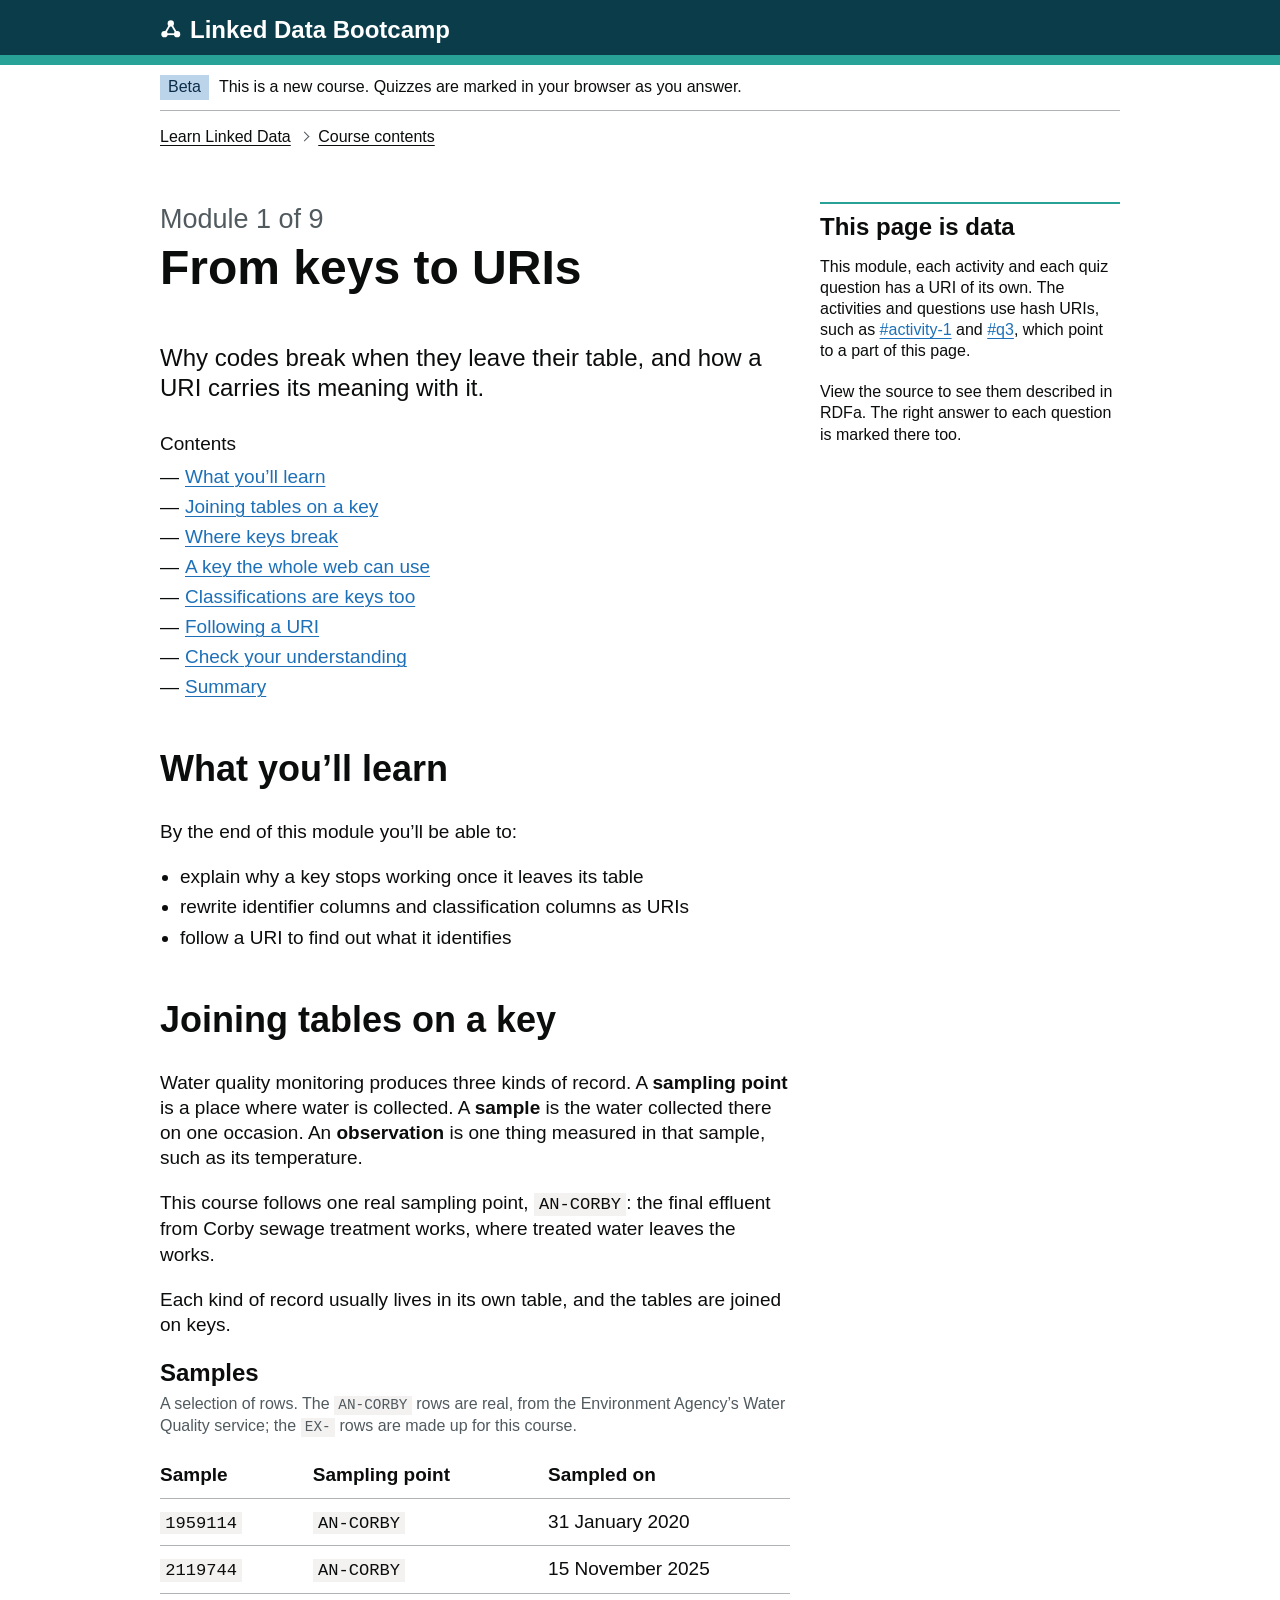
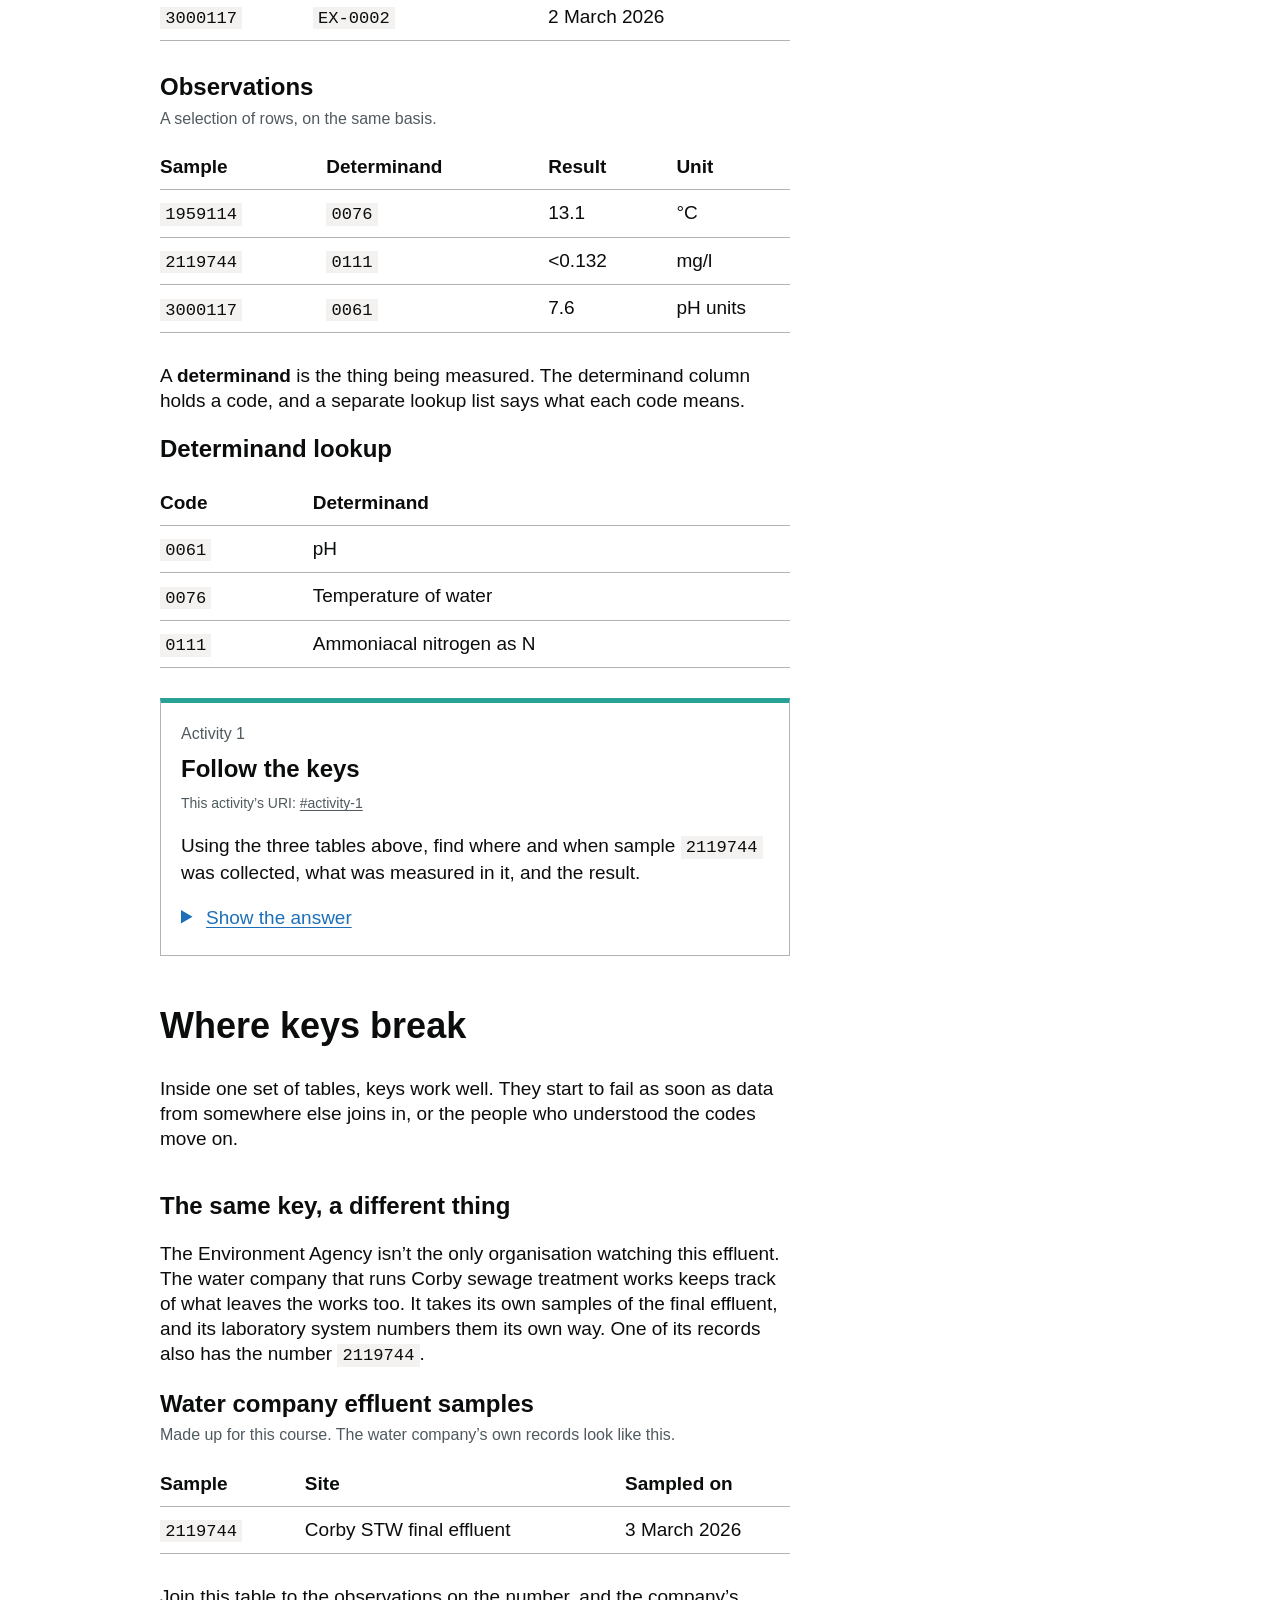
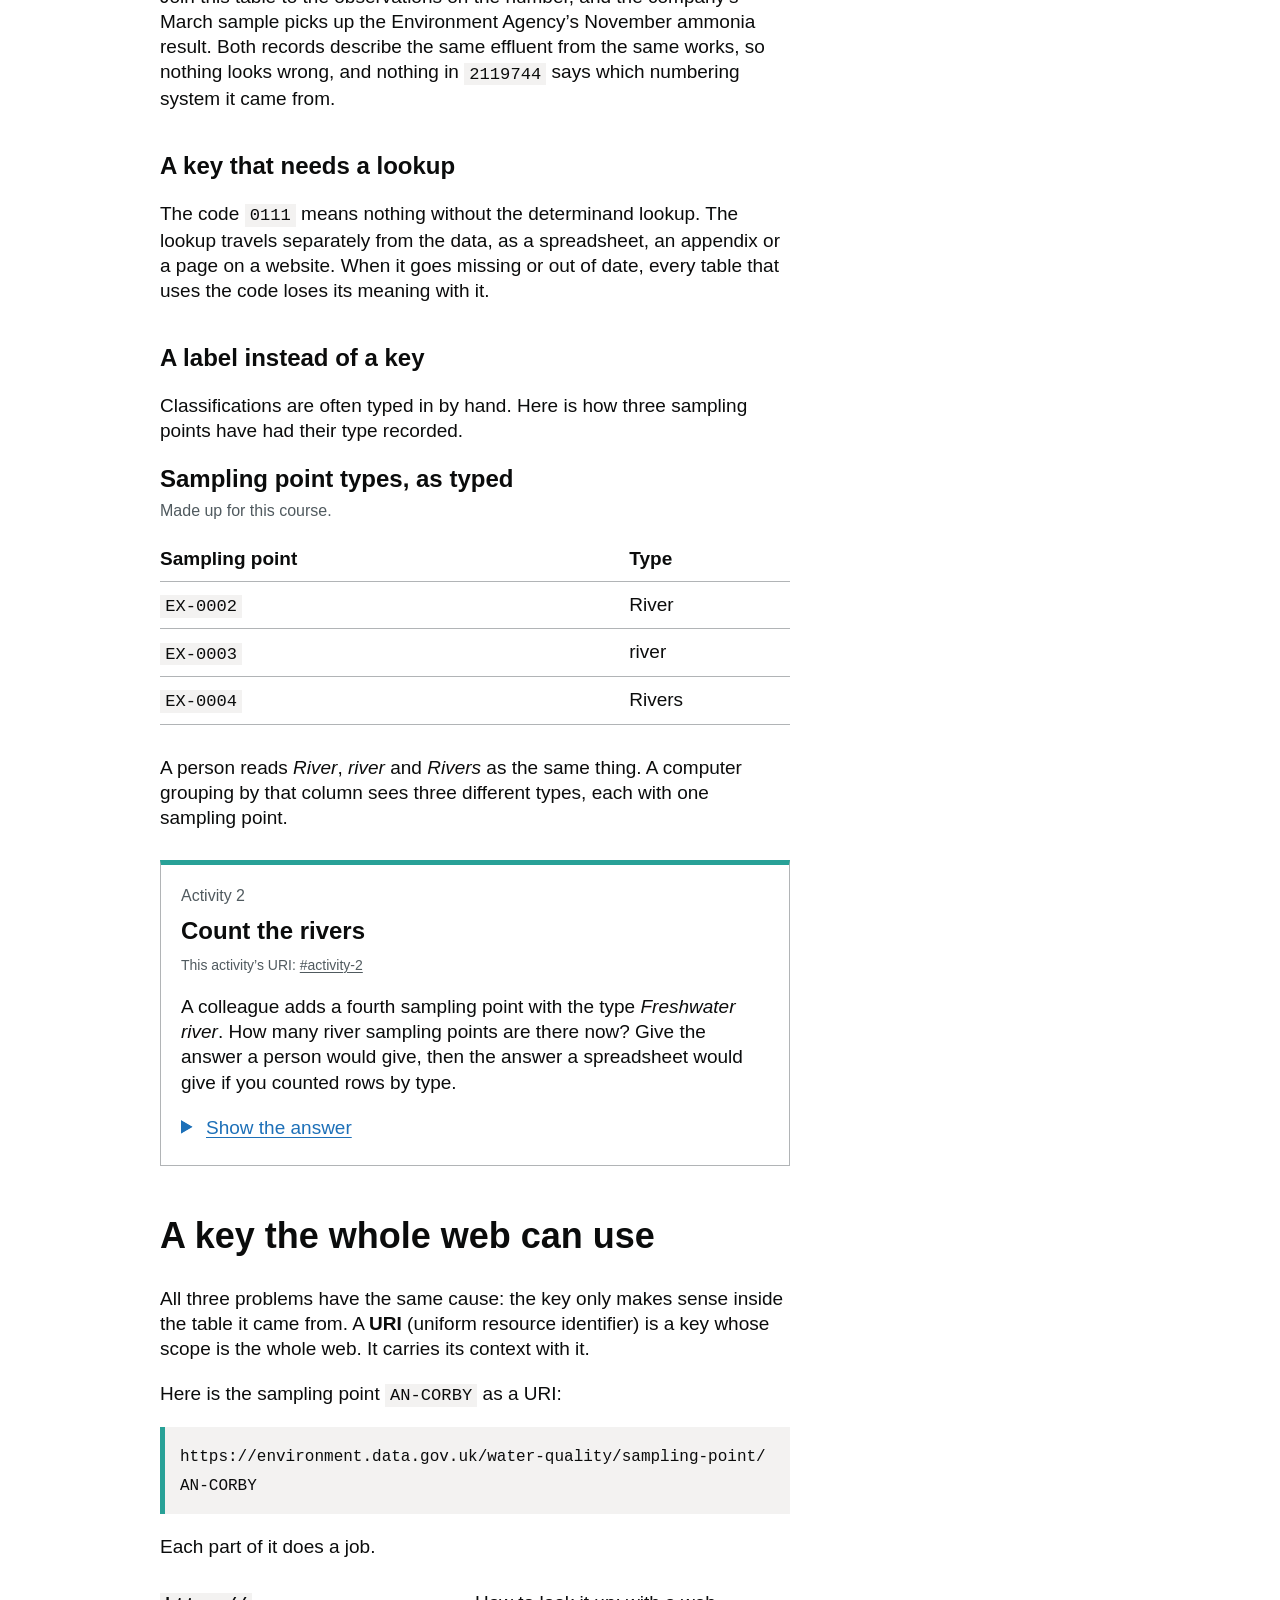
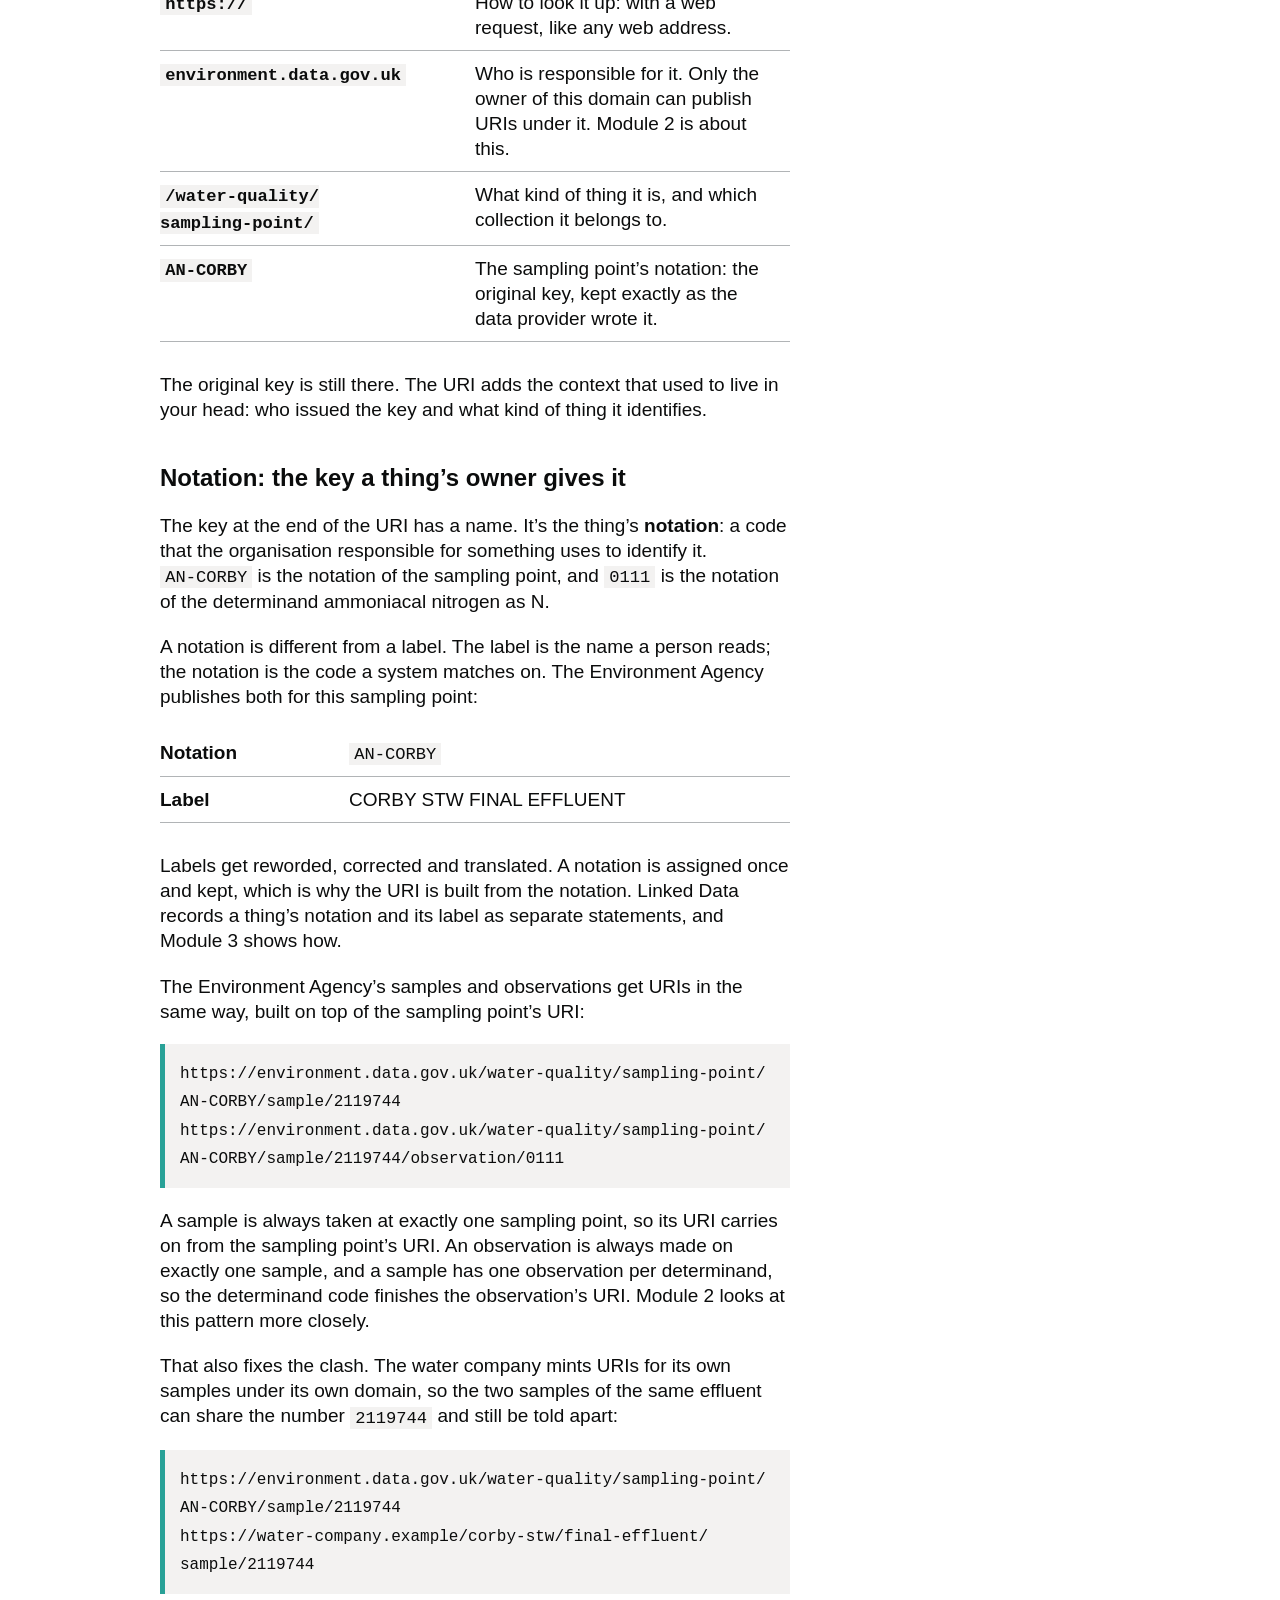
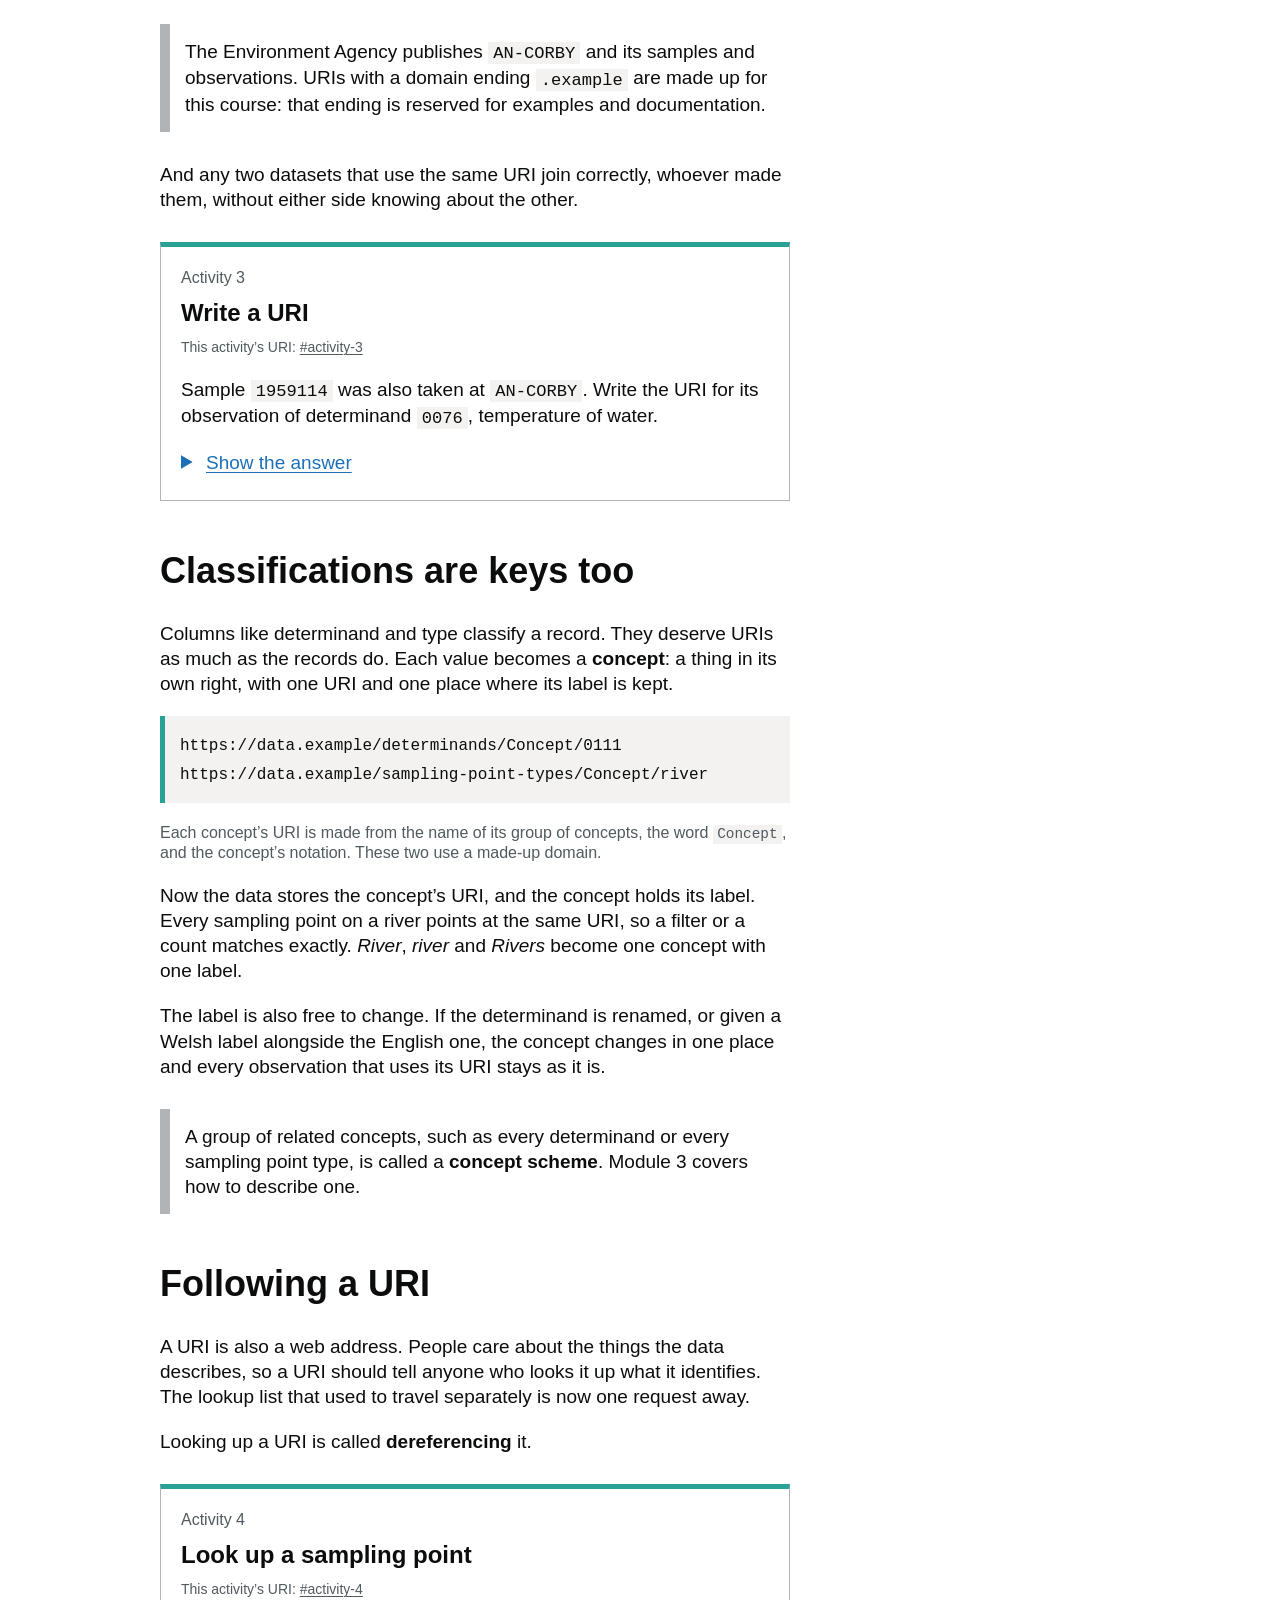
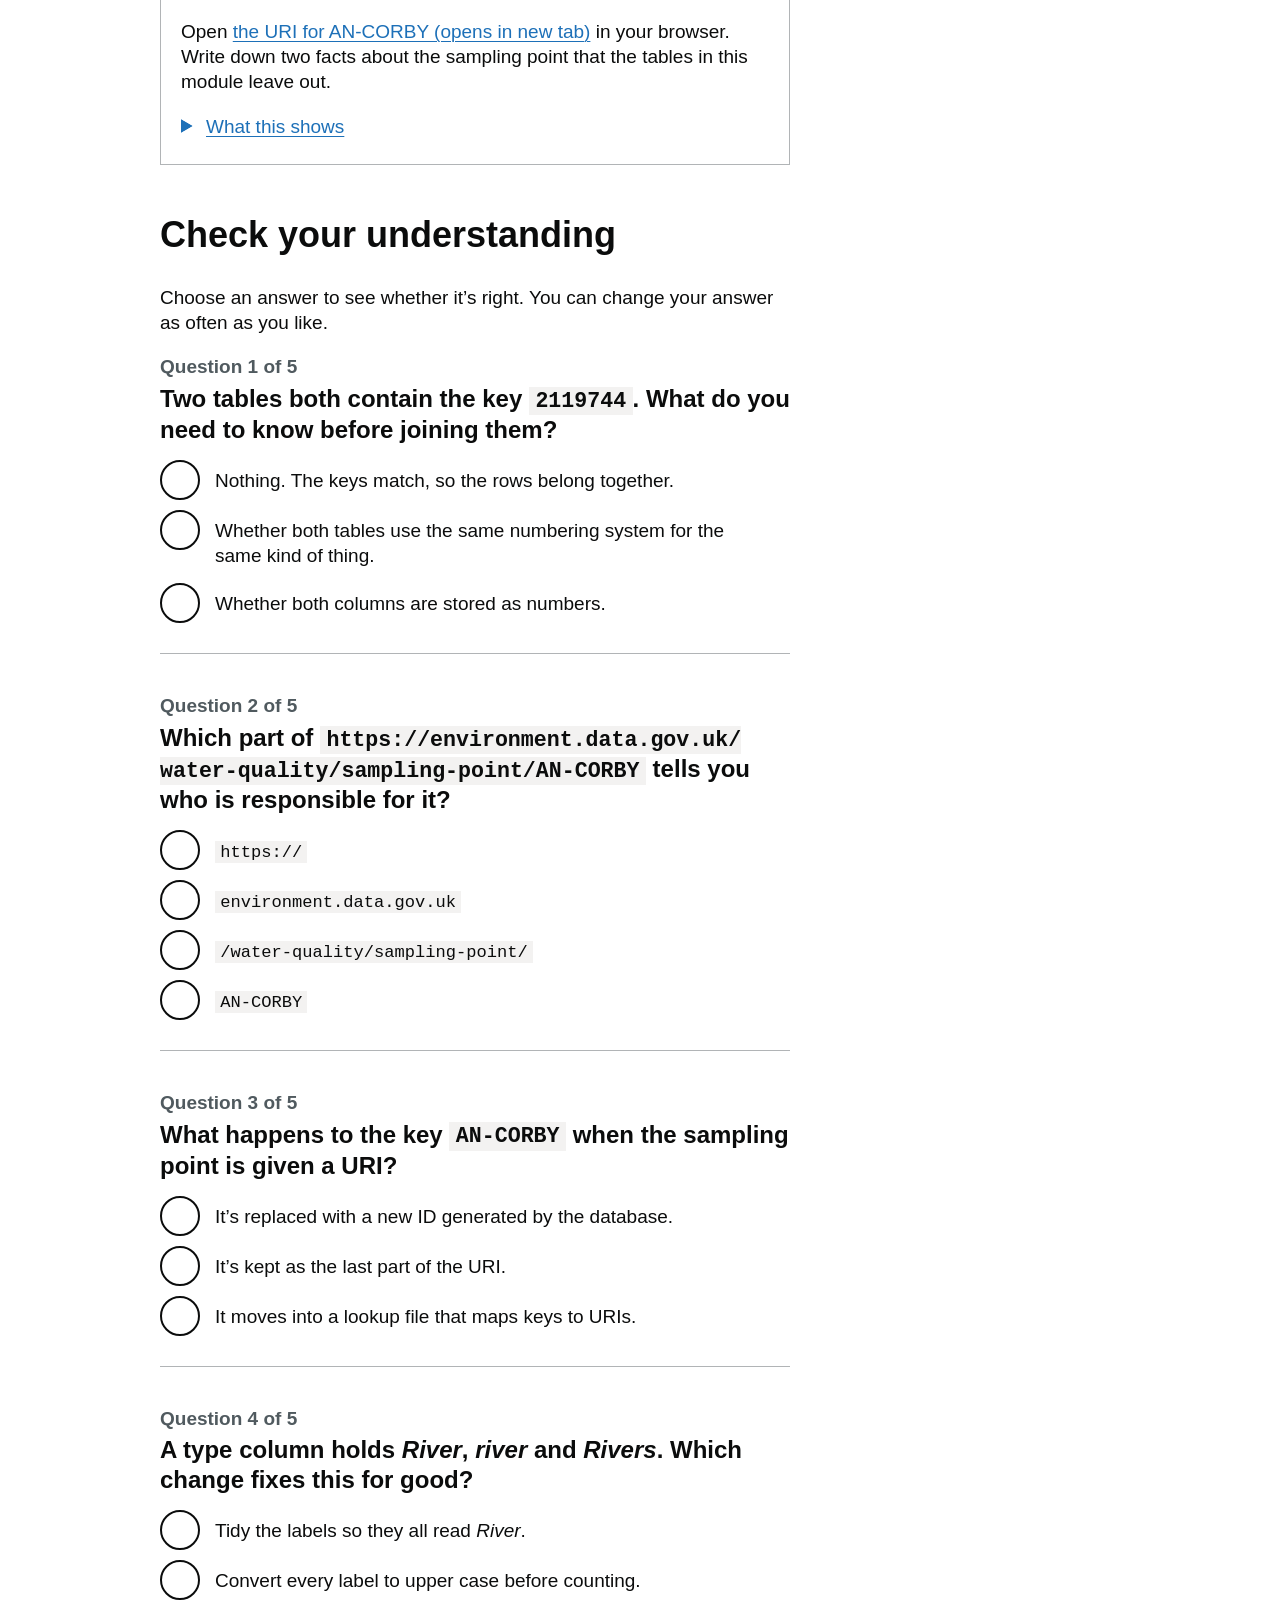
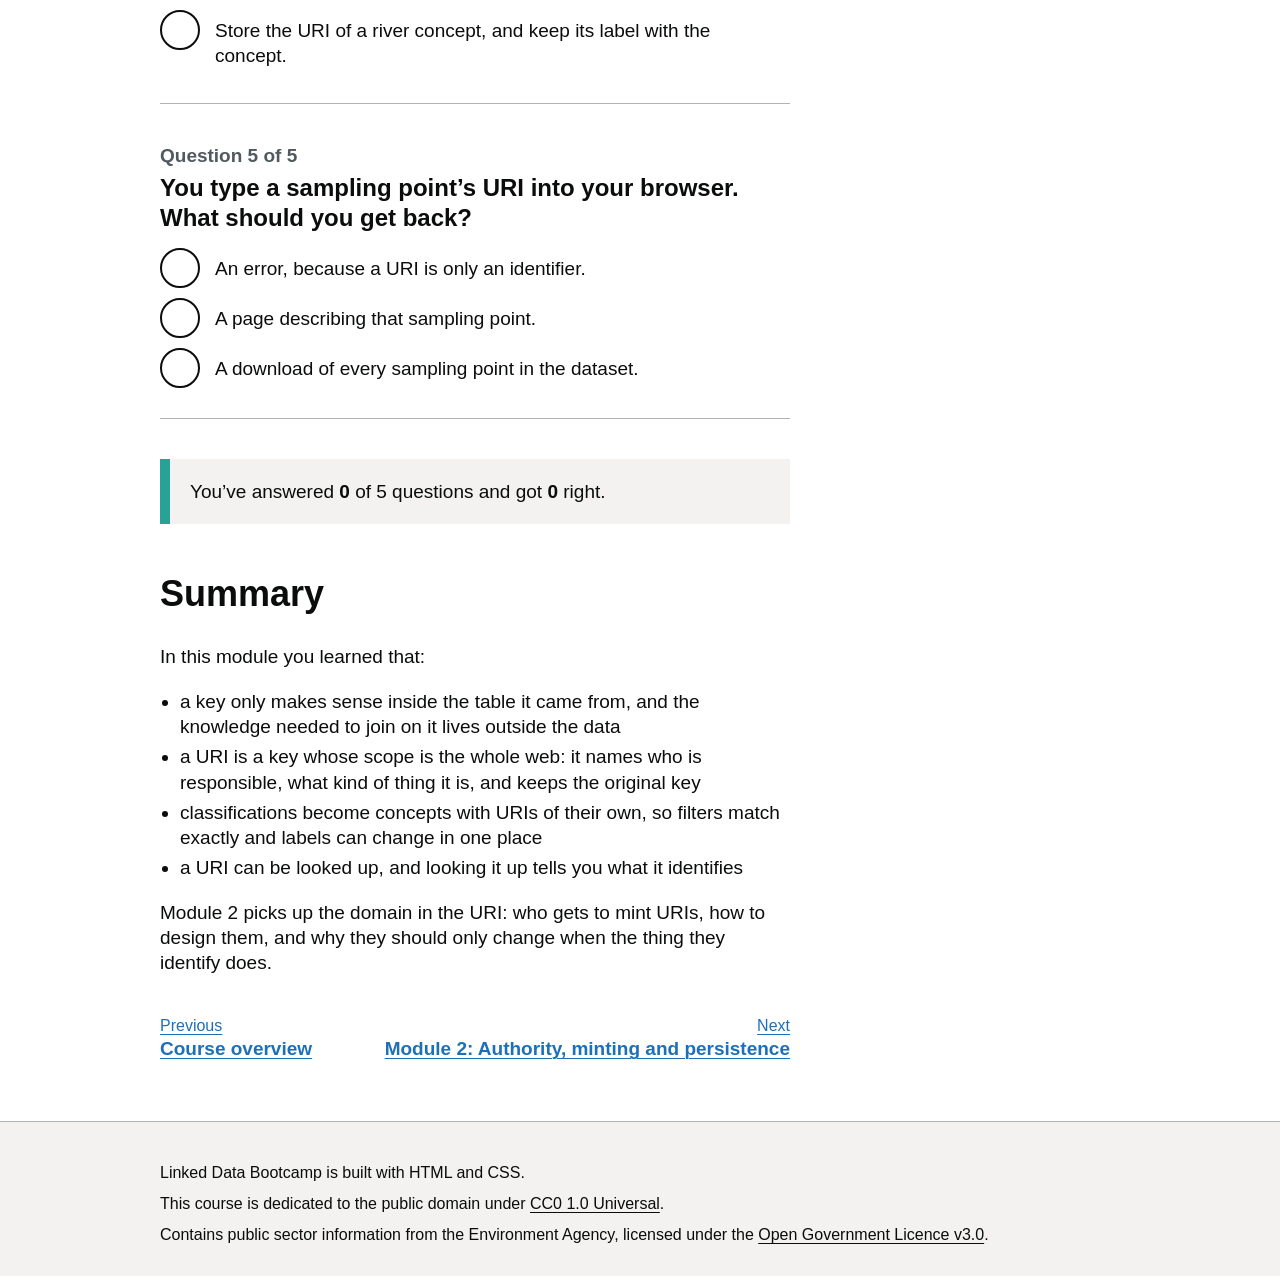
<file: modules/keys-to-uris/index.html>
<!DOCTYPE html>
<html lang="en-GB">
<head>
  <meta charset="utf-8">
  <meta name="viewport" content="width=device-width, initial-scale=1">
  <title>Module 1: From keys to URIs – Linked Data Bootcamp</title>
  <meta name="description" content="Why codes break when they leave their table, and how a URI carries its meaning with it.">
  <link rel="stylesheet" href="../../assets/bootcamp.css">
</head>
<body vocab="https://schema.org/" prefix="dct: http://purl.org/dc/terms/">
  <a href="#main-content" class="skip-link">Skip to main content</a>

  <header class="header">
    <div class="width-container header__container">
      <a href="../../" class="header__service">
        <svg class="header__mark" viewBox="0 0 24 24" aria-hidden="true" focusable="false">
          <line x1="5" y1="18" x2="12" y2="6" stroke="currentColor" stroke-width="2"/>
          <line x1="12" y1="6" x2="19" y2="18" stroke="currentColor" stroke-width="2"/>
          <line x1="5" y1="18" x2="19" y2="18" stroke="currentColor" stroke-width="2"/>
          <circle cx="12" cy="6" r="3.5" fill="currentColor"/>
          <circle cx="5" cy="18" r="3.5" fill="currentColor"/>
          <circle cx="19" cy="18" r="3.5" fill="currentColor"/>
        </svg>Linked Data Bootcamp
      </a>
    </div>
  </header>

  <div class="width-container">
    <div class="phase-banner">
      <p><strong class="tag">Beta</strong>This is a new course. Quizzes are marked in your browser as you answer.</p>
    </div>

    <nav class="breadcrumbs" aria-label="Breadcrumb">
      <ol>
        <li><a href="../../">Learn Linked Data</a></li>
        <li><a href="../../#contents">Course contents</a></li>
      </ol>
    </nav>

    <main class="main-wrapper" id="main-content" about="" typeof="LearningResource">
      <link property="isPartOf" href="../../">
      <meta property="position" content="1">
      <meta property="learningResourceType" content="Module">
      <meta property="inLanguage" content="en-GB">
      <meta property="dct:modified" content="2026-10-28">
      <link property="license dct:license" href="https://creativecommons.org/publicdomain/zero/1.0/">

      <div class="grid-row">
        <div class="grid-column-two-thirds">
          <span class="caption-l">Module 1 of 9</span>
          <h1 property="name dct:title">From keys to URIs</h1>

          <p class="body-l" property="description">Why codes break when they leave their table, and how a URI carries its meaning with it.</p>

          <nav class="contents-list" aria-label="Contents">
            <h2 class="contents-list__title">Contents</h2>
            <ol>
              <li><a href="#outcomes">What you’ll learn</a></li>
              <li><a href="#joining">Joining tables on a key</a></li>
              <li><a href="#where-keys-break">Where keys break</a></li>
              <li><a href="#uris">A key the whole web can use</a></li>
              <li><a href="#concepts">Classifications are keys too</a></li>
              <li><a href="#following">Following a URI</a></li>
              <li><a href="#quiz">Check your understanding</a></li>
              <li><a href="#summary">Summary</a></li>
            </ol>
          </nav>

          <h2 id="outcomes">What you’ll learn</h2>

          <p>By the end of this module you’ll be able to:</p>
          <ul>
            <li property="teaches">explain why a key stops working once it leaves its table</li>
            <li property="teaches">rewrite identifier columns and classification columns as URIs</li>
            <li property="teaches">follow a URI to find out what it identifies</li>
          </ul>

          <h2 id="joining">Joining tables on a key</h2>

          <p>Water quality monitoring produces three kinds of record. A <strong>sampling point</strong> is a place where water is collected. A <strong>sample</strong> is the water collected there on one occasion. An <strong>observation</strong> is one thing measured in that sample, such as its temperature.</p>

          <p>This course follows one real sampling point, <code>AN-CORBY</code>: the final effluent from Corby sewage treatment works, where treated water leaves the works.</p>

          <p>Each kind of record usually lives in its own table, and the tables are joined on keys.</p>

          <div class="table-wrap">
            <table class="table">
              <caption class="table__caption">Samples
                <span class="table__caption-note">A selection of rows. The <code>AN-CORBY</code> rows are real, from the Environment Agency’s Water Quality service; the <code>EX-</code> rows are made up for this course.</span>
              </caption>
              <thead>
                <tr><th scope="col">Sample</th><th scope="col">Sampling point</th><th scope="col">Sampled on</th></tr>
              </thead>
              <tbody>
                <tr><td><code>1959114</code></td><td><code>AN-CORBY</code></td><td>31 January 2020</td></tr>
                <tr><td><code>2119744</code></td><td><code>AN-CORBY</code></td><td>15 November 2025</td></tr>
                <tr><td><code>3000117</code></td><td><code>EX-0002</code></td><td>2 March 2026</td></tr>
              </tbody>
            </table>
          </div>

          <div class="table-wrap">
            <table class="table">
              <caption class="table__caption">Observations
                <span class="table__caption-note">A selection of rows, on the same basis.</span>
              </caption>
              <thead>
                <tr><th scope="col">Sample</th><th scope="col">Determinand</th><th scope="col">Result</th><th scope="col">Unit</th></tr>
              </thead>
              <tbody>
                <tr><td><code>1959114</code></td><td><code>0076</code></td><td>13.1</td><td>°C</td></tr>
                <tr><td><code>2119744</code></td><td><code>0111</code></td><td>&lt;0.132</td><td>mg/l</td></tr>
                <tr><td><code>3000117</code></td><td><code>0061</code></td><td>7.6</td><td>pH units</td></tr>
              </tbody>
            </table>
          </div>

          <p>A <strong>determinand</strong> is the thing being measured. The determinand column holds a code, and a separate lookup list says what each code means.</p>

          <div class="table-wrap">
            <table class="table">
              <caption class="table__caption">Determinand lookup</caption>
              <thead>
                <tr><th scope="col">Code</th><th scope="col">Determinand</th></tr>
              </thead>
              <tbody>
                <tr><td><code>0061</code></td><td>pH</td></tr>
                <tr><td><code>0076</code></td><td>Temperature of water</td></tr>
                <tr><td><code>0111</code></td><td>Ammoniacal nitrogen as N</td></tr>
              </tbody>
            </table>
          </div>

          <section class="activity" id="activity-1" property="hasPart" typeof="LearningResource" resource="#activity-1">
            <span class="activity__label">Activity 1</span>
            <h3 property="name">Follow the keys</h3>
            <span class="anchor-uri">This activity’s URI: <a href="#activity-1">#activity-1</a></span>
            <meta property="learningResourceType" content="Activity">
            <p property="description">Using the three tables above, find where and when sample <code>2119744</code> was collected, what was measured in it, and the result.</p>

            <details class="details">
              <summary class="details__summary"><span class="details__summary-text">Show the answer</span></summary>
              <div class="details__text">
                <p>The effluent was collected at <strong><code>AN-CORBY</code></strong> on <strong>15 November 2025</strong> and measured for <strong>ammoniacal nitrogen as N</strong>. The result was <strong>less than 0.132 mg/l</strong>: the <code>&lt;</code> means the amount was too small to measure more precisely than that. To get there you made two joins:</p>
                <ol>
                  <li>In <strong>Samples</strong>, sample <code>2119744</code> was taken at <code>AN-CORBY</code> on 15 November 2025.</li>
                  <li>In <strong>Observations</strong>, sample <code>2119744</code> has determinand <code>0111</code>, and the <strong>Determinand lookup</strong> says <code>0111</code> is ammoniacal nitrogen as N.</li>
                </ol>
                <p>Each join worked because you knew which table each code belonged to. That knowledge lived in your head, not in the data.</p>
              </div>
            </details>
          </section>

          <h2 id="where-keys-break">Where keys break</h2>

          <p>Inside one set of tables, keys work well. They start to fail as soon as data from somewhere else joins in, or the people who understood the codes move on.</p>

          <h3>The same key, a different thing</h3>

          <p>The Environment Agency isn’t the only organisation watching this effluent. The water company that runs Corby sewage treatment works keeps track of what leaves the works too. It takes its own samples of the final effluent, and its laboratory system numbers them its own way. One of its records also has the number <code>2119744</code>.</p>

          <div class="table-wrap">
            <table class="table">
              <caption class="table__caption">Water company effluent samples
                <span class="table__caption-note">Made up for this course. The water company’s own records look like this.</span>
              </caption>
              <thead>
                <tr><th scope="col">Sample</th><th scope="col">Site</th><th scope="col">Sampled on</th></tr>
              </thead>
              <tbody>
                <tr><td><code>2119744</code></td><td>Corby STW final effluent</td><td>3 March 2026</td></tr>
              </tbody>
            </table>
          </div>

          <p>Join this table to the observations on the number, and the company’s March sample picks up the Environment Agency’s November ammonia result. Both records describe the same effluent from the same works, so nothing looks wrong, and nothing in <code>2119744</code> says which numbering system it came from.</p>

          <h3>A key that needs a lookup</h3>

          <p>The code <code>0111</code> means nothing without the determinand lookup. The lookup travels separately from the data, as a spreadsheet, an appendix or a page on a website. When it goes missing or out of date, every table that uses the code loses its meaning with it.</p>

          <h3>A label instead of a key</h3>

          <p>Classifications are often typed in by hand. Here is how three sampling points have had their type recorded.</p>

          <div class="table-wrap">
            <table class="table">
              <caption class="table__caption">Sampling point types, as typed
                <span class="table__caption-note">Made up for this course.</span>
              </caption>
              <thead>
                <tr><th scope="col">Sampling point</th><th scope="col">Type</th></tr>
              </thead>
              <tbody>
                <tr><td><code>EX-0002</code></td><td>River</td></tr>
                <tr><td><code>EX-0003</code></td><td>river</td></tr>
                <tr><td><code>EX-0004</code></td><td>Rivers</td></tr>
              </tbody>
            </table>
          </div>

          <p>A person reads <em>River</em>, <em>river</em> and <em>Rivers</em> as the same thing. A computer grouping by that column sees three different types, each with one sampling point.</p>

          <section class="activity" id="activity-2" property="hasPart" typeof="LearningResource" resource="#activity-2">
            <span class="activity__label">Activity 2</span>
            <h3 property="name">Count the rivers</h3>
            <span class="anchor-uri">This activity’s URI: <a href="#activity-2">#activity-2</a></span>
            <meta property="learningResourceType" content="Activity">
            <p property="description">A colleague adds a fourth sampling point with the type <em>Freshwater river</em>. How many river sampling points are there now? Give the answer a person would give, then the answer a spreadsheet would give if you counted rows by type.</p>

            <details class="details">
              <summary class="details__summary"><span class="details__summary-text">Show the answer</span></summary>
              <div class="details__text">
                <p>A person says <strong>4</strong>. A count by type gives <strong>four types with 1 each</strong>: River, river, Rivers and Freshwater river.</p>
                <p>You could tidy the labels, but the next person to type one will undo your work. The fix is to stop joining on what people type, which this module comes to in <a href="#concepts">Classifications are keys too</a>.</p>
              </div>
            </details>
          </section>

          <h2 id="uris">A key the whole web can use</h2>

          <p>All three problems have the same cause: the key only makes sense inside the table it came from. A <strong>URI</strong> (uniform resource identifier) is a key whose scope is the whole web. It carries its context with it.</p>

          <p>Here is the sampling point <code>AN-CORBY</code> as a URI:</p>

          <pre class="pre--wrap"><code><span class="nw">https://environment.data.gov.uk/</span><wbr><span class="nw">water-quality/</span><wbr><span class="nw">sampling-point/</span><wbr><span class="nw">AN-CORBY</span></code></pre>

          <p>Each part of it does a job.</p>

          <dl class="summary-list">
            <div class="summary-list__row">
              <dt class="summary-list__key"><code><span class="nw">https://</span></code></dt>
              <dd class="summary-list__value">How to look it up: with a web request, like any web address.</dd>
            </div>
            <div class="summary-list__row">
              <dt class="summary-list__key"><code>environment.data.gov.uk</code></dt>
              <dd class="summary-list__value">Who is responsible for it. Only the owner of this domain can publish URIs under it. Module 2 is about this.</dd>
            </div>
            <div class="summary-list__row">
              <dt class="summary-list__key"><code><span class="nw">/water-quality/</span><wbr><span class="nw">sampling-point/</span></code></dt>
              <dd class="summary-list__value">What kind of thing it is, and which collection it belongs to.</dd>
            </div>
            <div class="summary-list__row">
              <dt class="summary-list__key"><code>AN-CORBY</code></dt>
              <dd class="summary-list__value">The sampling point’s notation: the original key, kept exactly as the data provider wrote it.</dd>
            </div>
          </dl>

          <p>The original key is still there. The URI adds the context that used to live in your head: who issued the key and what kind of thing it identifies.</p>

          <h3 id="notation">Notation: the key a thing’s owner gives it</h3>

          <p>The key at the end of the URI has a name. It’s the thing’s <strong>notation</strong>: a code that the organisation responsible for something uses to identify it. <code>AN-CORBY</code> is the notation of the sampling point, and <code>0111</code> is the notation of the determinand ammoniacal nitrogen as N.</p>

          <p>A notation is different from a label. The label is the name a person reads; the notation is the code a system matches on. The Environment Agency publishes both for this sampling point:</p>

          <dl class="summary-list summary-list--narrow-key">
            <div class="summary-list__row">
              <dt class="summary-list__key">Notation</dt>
              <dd class="summary-list__value"><code>AN-CORBY</code></dd>
            </div>
            <div class="summary-list__row">
              <dt class="summary-list__key">Label</dt>
              <dd class="summary-list__value">CORBY STW FINAL EFFLUENT</dd>
            </div>
          </dl>

          <p>Labels get reworded, corrected and translated. A notation is assigned once and kept, which is why the URI is built from the notation. Linked Data records a thing’s notation and its label as separate statements, and Module 3 shows how.</p>

          <p>The Environment Agency’s samples and observations get URIs in the same way, built on top of the sampling point’s URI:</p>

          <pre class="pre--wrap"><code><span class="nw">https://environment.data.gov.uk/</span><wbr><span class="nw">water-quality/</span><wbr><span class="nw">sampling-point/</span><wbr><span class="nw">AN-CORBY/</span><wbr><span class="nw">sample/</span><wbr><span class="nw">2119744</span>
<span class="nw">https://environment.data.gov.uk/</span><wbr><span class="nw">water-quality/</span><wbr><span class="nw">sampling-point/</span><wbr><span class="nw">AN-CORBY/</span><wbr><span class="nw">sample/</span><wbr><span class="nw">2119744/</span><wbr><span class="nw">observation/</span><wbr><span class="nw">0111</span></code></pre>

          <p>A sample is always taken at exactly one sampling point, so its URI carries on from the sampling point’s URI. An observation is always made on exactly one sample, and a sample has one observation per determinand, so the determinand code finishes the observation’s URI. Module 2 looks at this pattern more closely.</p>

          <p>That also fixes the clash. The water company mints URIs for its own samples under its own domain, so the two samples of the same effluent can share the number <code>2119744</code> and still be told apart:</p>

          <pre class="pre--wrap"><code><span class="nw">https://environment.data.gov.uk/</span><wbr><span class="nw">water-quality/</span><wbr><span class="nw">sampling-point/</span><wbr><span class="nw">AN-CORBY/</span><wbr><span class="nw">sample/</span><wbr><span class="nw">2119744</span>
<span class="nw">https://water-company.example/</span><wbr><span class="nw">corby-stw/</span><wbr><span class="nw">final-effluent/</span><wbr><span class="nw">sample/</span><wbr><span class="nw">2119744</span></code></pre>

          <div class="inset-text">
            <p>The Environment Agency publishes <code>AN-CORBY</code> and its samples and observations. URIs with a domain ending <code>.example</code> are made up for this course: that ending is reserved for examples and documentation.</p>
          </div>

          <p>And any two datasets that use the same URI join correctly, whoever made them, without either side knowing about the other.</p>

          <section class="activity" id="activity-3" property="hasPart" typeof="LearningResource" resource="#activity-3">
            <span class="activity__label">Activity 3</span>
            <h3 property="name">Write a URI</h3>
            <span class="anchor-uri">This activity’s URI: <a href="#activity-3">#activity-3</a></span>
            <meta property="learningResourceType" content="Activity">
            <p property="description">Sample <code>1959114</code> was also taken at <code>AN-CORBY</code>. Write the URI for its observation of determinand <code>0076</code>, temperature of water.</p>

            <details class="details">
              <summary class="details__summary"><span class="details__summary-text">Show the answer</span></summary>
              <div class="details__text">
                <pre class="pre--wrap"><code><span class="nw">https://environment.data.gov.uk/</span><wbr><span class="nw">water-quality/</span><wbr><span class="nw">sampling-point/</span><wbr><span class="nw">AN-CORBY/</span><wbr><span class="nw">sample/</span><wbr><span class="nw">1959114/</span><wbr><span class="nw">observation/</span><wbr><span class="nw">0076</span></code></pre>
                <p>Start from the sampling point, add the sample, then add the determinand. Each step is a key you already had in the tables, which is what makes the pattern predictable enough to write by hand.</p>
              </div>
            </details>
          </section>

          <h2 id="concepts">Classifications are keys too</h2>

          <p>Columns like determinand and type classify a record. They deserve URIs as much as the records do. Each value becomes a <strong>concept</strong>: a thing in its own right, with one URI and one place where its label is kept.</p>

          <pre class="pre--wrap"><code><span class="nw">https://data.example/</span><wbr><span class="nw">determinands/</span><wbr><span class="nw">Concept/</span><wbr><span class="nw">0111</span>
<span class="nw">https://data.example/</span><wbr><span class="nw">sampling-point-types/</span><wbr><span class="nw">Concept/</span><wbr><span class="nw">river</span></code></pre>

          <p class="body-s secondary-text">Each concept’s URI is made from the name of its group of concepts, the word <code>Concept</code>, and the concept’s notation. These two use a made-up domain.</p>

          <p>Now the data stores the concept’s URI, and the concept holds its label. Every sampling point on a river points at the same URI, so a filter or a count matches exactly. <em>River</em>, <em>river</em> and <em>Rivers</em> become one concept with one label.</p>

          <p>The label is also free to change. If the determinand is renamed, or given a Welsh label alongside the English one, the concept changes in one place and every observation that uses its URI stays as it is.</p>

          <div class="inset-text">
            <p>A group of related concepts, such as every determinand or every sampling point type, is called a <strong>concept scheme</strong>. Module 3 covers how to describe one.</p>
          </div>

          <h2 id="following">Following a URI</h2>

          <p>A URI is also a web address. People care about the things the data describes, so a URI should tell anyone who looks it up what it identifies. The lookup list that used to travel separately is now one request away.</p>

          <p>Looking up a URI is called <strong>dereferencing</strong> it.</p>

          <section class="activity" id="activity-4" property="hasPart" typeof="LearningResource" resource="#activity-4">
            <span class="activity__label">Activity 4</span>
            <h3 property="name">Look up a sampling point</h3>
            <span class="anchor-uri">This activity’s URI: <a href="#activity-4">#activity-4</a></span>
            <meta property="learningResourceType" content="Activity">
            <p property="description">Open <a href="https://environment.data.gov.uk/water-quality/sampling-point/AN-CORBY" target="_blank" rel="noreferrer noopener">the URI for AN-CORBY (opens in new tab)</a> in your browser. Write down two facts about the sampling point that the tables in this module leave out.</p>

            <details class="details">
              <summary class="details__summary"><span class="details__summary-text">What this shows</span></summary>
              <div class="details__text">
                <p>The sampling point page tells you, among other things, that <code>AN-CORBY</code> is <em>Corby STW final effluent</em>, that it’s a sewage discharge of treated effluent from a water company, and that it’s in the Environment Agency’s Anglian region.</p>
                <p>Everything you found came from the key itself. The URI did the job of the lookup file, and of the colleague who knew what the codes meant.</p>
                <p>Your browser asked for a web page, so that’s what came back. A program asking for the same URI can get data instead. Module 4 shows how.</p>
              </div>
            </details>
          </section>

          <section class="quiz quiz--5" id="quiz" property="hasPart" typeof="Quiz" resource="#quiz">
            <h2 property="name">Check your understanding</h2>
            <meta property="assesses" content="Why local keys fail outside their table, the parts of a URI, concepts as keys, and dereferencing">
            <p>Choose an answer to see whether it’s right. You can change your answer as often as you like.</p>

            <div class="quiz__questions">
              <fieldset class="fieldset quiz__question" id="q1" property="hasPart" typeof="Question" resource="#q1">
                <legend class="fieldset__legend"><span class="caption-m">Question 1 of 5</span><span property="text">Two tables both contain the key <code>2119744</code>. What do you need to know before joining them?</span></legend>
                <p class="quiz__mark quiz__mark--correct"><strong class="tag tag--green">Correct</strong></p>
                <p class="quiz__mark quiz__mark--incorrect"><strong class="tag tag--red">Not quite</strong></p>
                <div class="radios">
                  <div class="radios__item radios__item--incorrect" property="suggestedAnswer" typeof="Answer" resource="#q1-a">
                    <input class="radios__input" id="q1-a" name="q1" type="radio">
                    <label class="radios__label" for="q1-a" property="text">Nothing. The keys match, so the rows belong together.</label>
                    <div class="radios__feedback" property="answerExplanation"><p><span class="radios__feedback-verdict">Not quite.</span> Matching characters only tell you the keys look the same. The water company’s sample picked up river results through exactly this join.</p></div>
                  </div>
                  <div class="radios__item radios__item--correct" property="acceptedAnswer suggestedAnswer" typeof="Answer" resource="#q1-b">
                    <input class="radios__input" id="q1-b" name="q1" type="radio">
                    <label class="radios__label" for="q1-b" property="text">Whether both tables use the same numbering system for the same kind of thing.</label>
                    <div class="radios__feedback" property="answerExplanation"><p><span class="radios__feedback-verdict">Correct.</span> A bare key carries no context. You have to know where it came from, and that knowledge lives outside the data.</p></div>
                  </div>
                  <div class="radios__item radios__item--incorrect" property="suggestedAnswer" typeof="Answer" resource="#q1-c">
                    <input class="radios__input" id="q1-c" name="q1" type="radio">
                    <label class="radios__label" for="q1-c" property="text">Whether both columns are stored as numbers.</label>
                    <div class="radios__feedback" property="answerExplanation"><p><span class="radios__feedback-verdict">Not quite.</span> Matching data types makes the join run. It says nothing about whether the rows describe the same thing.</p></div>
                  </div>
                </div>
              </fieldset>

              <fieldset class="fieldset quiz__question" id="q2" property="hasPart" typeof="Question" resource="#q2">
                <legend class="fieldset__legend"><span class="caption-m">Question 2 of 5</span><span property="text">Which part of <code><span class="nw">https://environment.data.gov.uk/</span><wbr><span class="nw">water-quality/</span><wbr><span class="nw">sampling-point/</span><wbr><span class="nw">AN-CORBY</span></code> tells you who is responsible for it?</span></legend>
                <p class="quiz__mark quiz__mark--correct"><strong class="tag tag--green">Correct</strong></p>
                <p class="quiz__mark quiz__mark--incorrect"><strong class="tag tag--red">Not quite</strong></p>
                <div class="radios">
                  <div class="radios__item radios__item--incorrect" property="suggestedAnswer" typeof="Answer" resource="#q2-a">
                    <input class="radios__input" id="q2-a" name="q2" type="radio">
                    <label class="radios__label" for="q2-a" property="text"><code><span class="nw">https://</span></code></label>
                    <div class="radios__feedback" property="answerExplanation"><p><span class="radios__feedback-verdict">Not quite.</span> The scheme tells you how to look the URI up, with a web request.</p></div>
                  </div>
                  <div class="radios__item radios__item--correct" property="acceptedAnswer suggestedAnswer" typeof="Answer" resource="#q2-b">
                    <input class="radios__input" id="q2-b" name="q2" type="radio">
                    <label class="radios__label" for="q2-b" property="text"><code>environment.data.gov.uk</code></label>
                    <div class="radios__feedback" property="answerExplanation"><p><span class="radios__feedback-verdict">Correct.</span> Only the domain’s owner can publish URIs under it, so the domain names who is responsible.</p></div>
                  </div>
                  <div class="radios__item radios__item--incorrect" property="suggestedAnswer" typeof="Answer" resource="#q2-c">
                    <input class="radios__input" id="q2-c" name="q2" type="radio">
                    <label class="radios__label" for="q2-c" property="text"><code><span class="nw">/water-quality/</span><wbr><span class="nw">sampling-point/</span></code></label>
                    <div class="radios__feedback" property="answerExplanation"><p><span class="radios__feedback-verdict">Not quite.</span> The path tells you what kind of thing it is and which collection it belongs to.</p></div>
                  </div>
                  <div class="radios__item radios__item--incorrect" property="suggestedAnswer" typeof="Answer" resource="#q2-d">
                    <input class="radios__input" id="q2-d" name="q2" type="radio">
                    <label class="radios__label" for="q2-d" property="text"><code>AN-CORBY</code></label>
                    <div class="radios__feedback" property="answerExplanation"><p><span class="radios__feedback-verdict">Not quite.</span> That’s the original key from the data provider, kept as it was.</p></div>
                  </div>
                </div>
              </fieldset>

              <fieldset class="fieldset quiz__question" id="q3" property="hasPart" typeof="Question" resource="#q3">
                <legend class="fieldset__legend"><span class="caption-m">Question 3 of 5</span><span property="text">What happens to the key <code>AN-CORBY</code> when the sampling point is given a URI?</span></legend>
                <p class="quiz__mark quiz__mark--correct"><strong class="tag tag--green">Correct</strong></p>
                <p class="quiz__mark quiz__mark--incorrect"><strong class="tag tag--red">Not quite</strong></p>
                <div class="radios">
                  <div class="radios__item radios__item--incorrect" property="suggestedAnswer" typeof="Answer" resource="#q3-a">
                    <input class="radios__input" id="q3-a" name="q3" type="radio">
                    <label class="radios__label" for="q3-a" property="text">It’s replaced with a new ID generated by the database.</label>
                    <div class="radios__feedback" property="answerExplanation"><p><span class="radios__feedback-verdict">Not quite.</span> A database ID means nothing to the people who use the data. The provider’s own key is the one they already know.</p></div>
                  </div>
                  <div class="radios__item radios__item--correct" property="acceptedAnswer suggestedAnswer" typeof="Answer" resource="#q3-b">
                    <input class="radios__input" id="q3-b" name="q3" type="radio">
                    <label class="radios__label" for="q3-b" property="text">It’s kept as the last part of the URI.</label>
                    <div class="radios__feedback" property="answerExplanation"><p><span class="radios__feedback-verdict">Correct.</span> The URI adds context around the key. The key itself stays exactly as the provider wrote it.</p></div>
                  </div>
                  <div class="radios__item radios__item--incorrect" property="suggestedAnswer" typeof="Answer" resource="#q3-c">
                    <input class="radios__input" id="q3-c" name="q3" type="radio">
                    <label class="radios__label" for="q3-c" property="text">It moves into a lookup file that maps keys to URIs.</label>
                    <div class="radios__feedback" property="answerExplanation"><p><span class="radios__feedback-verdict">Not quite.</span> A URI is there to replace the lookup file, since it carries its own context.</p></div>
                  </div>
                </div>
              </fieldset>

              <fieldset class="fieldset quiz__question" id="q4" property="hasPart" typeof="Question" resource="#q4">
                <legend class="fieldset__legend"><span class="caption-m">Question 4 of 5</span><span property="text">A type column holds <em>River</em>, <em>river</em> and <em>Rivers</em>. Which change fixes this for good?</span></legend>
                <p class="quiz__mark quiz__mark--correct"><strong class="tag tag--green">Correct</strong></p>
                <p class="quiz__mark quiz__mark--incorrect"><strong class="tag tag--red">Not quite</strong></p>
                <div class="radios">
                  <div class="radios__item radios__item--incorrect" property="suggestedAnswer" typeof="Answer" resource="#q4-a">
                    <input class="radios__input" id="q4-a" name="q4" type="radio">
                    <label class="radios__label" for="q4-a" property="text">Tidy the labels so they all read <em>River</em>.</label>
                    <div class="radios__feedback" property="answerExplanation"><p><span class="radios__feedback-verdict">Not quite.</span> That works until the next person types a label. The column still holds whatever people type.</p></div>
                  </div>
                  <div class="radios__item radios__item--incorrect" property="suggestedAnswer" typeof="Answer" resource="#q4-b">
                    <input class="radios__input" id="q4-b" name="q4" type="radio">
                    <label class="radios__label" for="q4-b" property="text">Convert every label to upper case before counting.</label>
                    <div class="radios__feedback" property="answerExplanation"><p><span class="radios__feedback-verdict">Not quite.</span> That merges <em>River</em> and <em>river</em>, and leaves <em>RIVERS</em> on its own.</p></div>
                  </div>
                  <div class="radios__item radios__item--correct" property="acceptedAnswer suggestedAnswer" typeof="Answer" resource="#q4-c">
                    <input class="radios__input" id="q4-c" name="q4" type="radio">
                    <label class="radios__label" for="q4-c" property="text">Store the URI of a river concept, and keep its label with the concept.</label>
                    <div class="radios__feedback" property="answerExplanation"><p><span class="radios__feedback-verdict">Correct.</span> Every river sampling point points at one URI, so counts and filters match exactly, and the label lives in one place.</p></div>
                  </div>
                </div>
              </fieldset>

              <fieldset class="fieldset quiz__question" id="q5" property="hasPart" typeof="Question" resource="#q5">
                <legend class="fieldset__legend"><span class="caption-m">Question 5 of 5</span><span property="text">You type a sampling point’s URI into your browser. What should you get back?</span></legend>
                <p class="quiz__mark quiz__mark--correct"><strong class="tag tag--green">Correct</strong></p>
                <p class="quiz__mark quiz__mark--incorrect"><strong class="tag tag--red">Not quite</strong></p>
                <div class="radios">
                  <div class="radios__item radios__item--incorrect" property="suggestedAnswer" typeof="Answer" resource="#q5-a">
                    <input class="radios__input" id="q5-a" name="q5" type="radio">
                    <label class="radios__label" for="q5-a" property="text">An error, because a URI is only an identifier.</label>
                    <div class="radios__feedback" property="answerExplanation"><p><span class="radios__feedback-verdict">Not quite.</span> A URI that can be looked up is far more useful than one that only identifies. Looking it up should tell you what it identifies.</p></div>
                  </div>
                  <div class="radios__item radios__item--correct" property="acceptedAnswer suggestedAnswer" typeof="Answer" resource="#q5-b">
                    <input class="radios__input" id="q5-b" name="q5" type="radio">
                    <label class="radios__label" for="q5-b" property="text">A page describing that sampling point.</label>
                    <div class="radios__feedback" property="answerExplanation"><p><span class="radios__feedback-verdict">Correct.</span> Your browser asks for a web page, so it gets one about the sampling point. A program asking the same URI can get data instead.</p></div>
                  </div>
                  <div class="radios__item radios__item--incorrect" property="suggestedAnswer" typeof="Answer" resource="#q5-c">
                    <input class="radios__input" id="q5-c" name="q5" type="radio">
                    <label class="radios__label" for="q5-c" property="text">A download of every sampling point in the dataset.</label>
                    <div class="radios__feedback" property="answerExplanation"><p><span class="radios__feedback-verdict">Not quite.</span> The URI identifies one sampling point, so it describes that one. The whole dataset has a URI of its own.</p></div>
                  </div>
                </div>
              </fieldset>
            </div>

            <div class="quiz__score" aria-live="polite">
              <p>You’ve answered <span class="count-answered"></span> of 5 questions and got <span class="count-correct"></span> right.</p>
            </div>

            <div class="quiz__complete">
              <div class="panel">
                <h2 class="panel__title">Module 1 complete</h2>
                <p class="panel__body">You answered every question correctly</p>
              </div>
            </div>
          </section>

          <h2 id="summary">Summary</h2>

          <p>In this module you learned that:</p>
          <ul>
            <li>a key only makes sense inside the table it came from, and the knowledge needed to join on it lives outside the data</li>
            <li>a URI is a key whose scope is the whole web: it names who is responsible, what kind of thing it is, and keeps the original key</li>
            <li>classifications become concepts with URIs of their own, so filters match exactly and labels can change in one place</li>
            <li>a URI can be looked up, and looking it up tells you what it identifies</li>
          </ul>

          <p>Module 2 picks up the domain in the URI: who gets to mint URIs, how to design them, and why they should only change when the thing they identify does.</p>

          <nav class="pagination" aria-label="Pagination">
            <div class="pagination__prev">
              <a class="pagination__link" href="../../" rel="prev">
                <span class="pagination__label">Previous</span>
                Course overview
              </a>
            </div>
            <div class="pagination__next">
              <a class="pagination__link" href="../authority-and-persistence/" rel="next">
                <span class="pagination__label">Next</span>
                Module 2: Authority, minting and persistence
              </a>
            </div>
          </nav>
        </div>

        <div class="grid-column-one-third">
          <aside class="related" role="complementary">
            <h2>This page is data</h2>
            <p>This module, each activity and each quiz question has a URI of its own. The activities and questions use hash URIs, such as <a href="#activity-1">#activity-1</a> and <a href="#q3">#q3</a>, which point to a part of this page.</p>
            <p>View the source to see them described in RDFa. The right answer to each question is marked there too.</p>
          </aside>
        </div>
      </div>
    </main>
  </div>

  <footer class="footer">
    <div class="width-container">
      <p>Linked Data Bootcamp is built with HTML and CSS.</p>
      <p>This course is dedicated to the public domain under <a href="https://creativecommons.org/publicdomain/zero/1.0/" rel="license">CC0 1.0 Universal</a>.</p>
      <p>Contains public sector information from the Environment Agency, licensed under the <a href="https://www.nationalarchives.gov.uk/doc/open-government-licence/version/3/">Open Government Licence v3.0</a>.</p>
    </div>
  </footer>
</body>
</html>
</file>
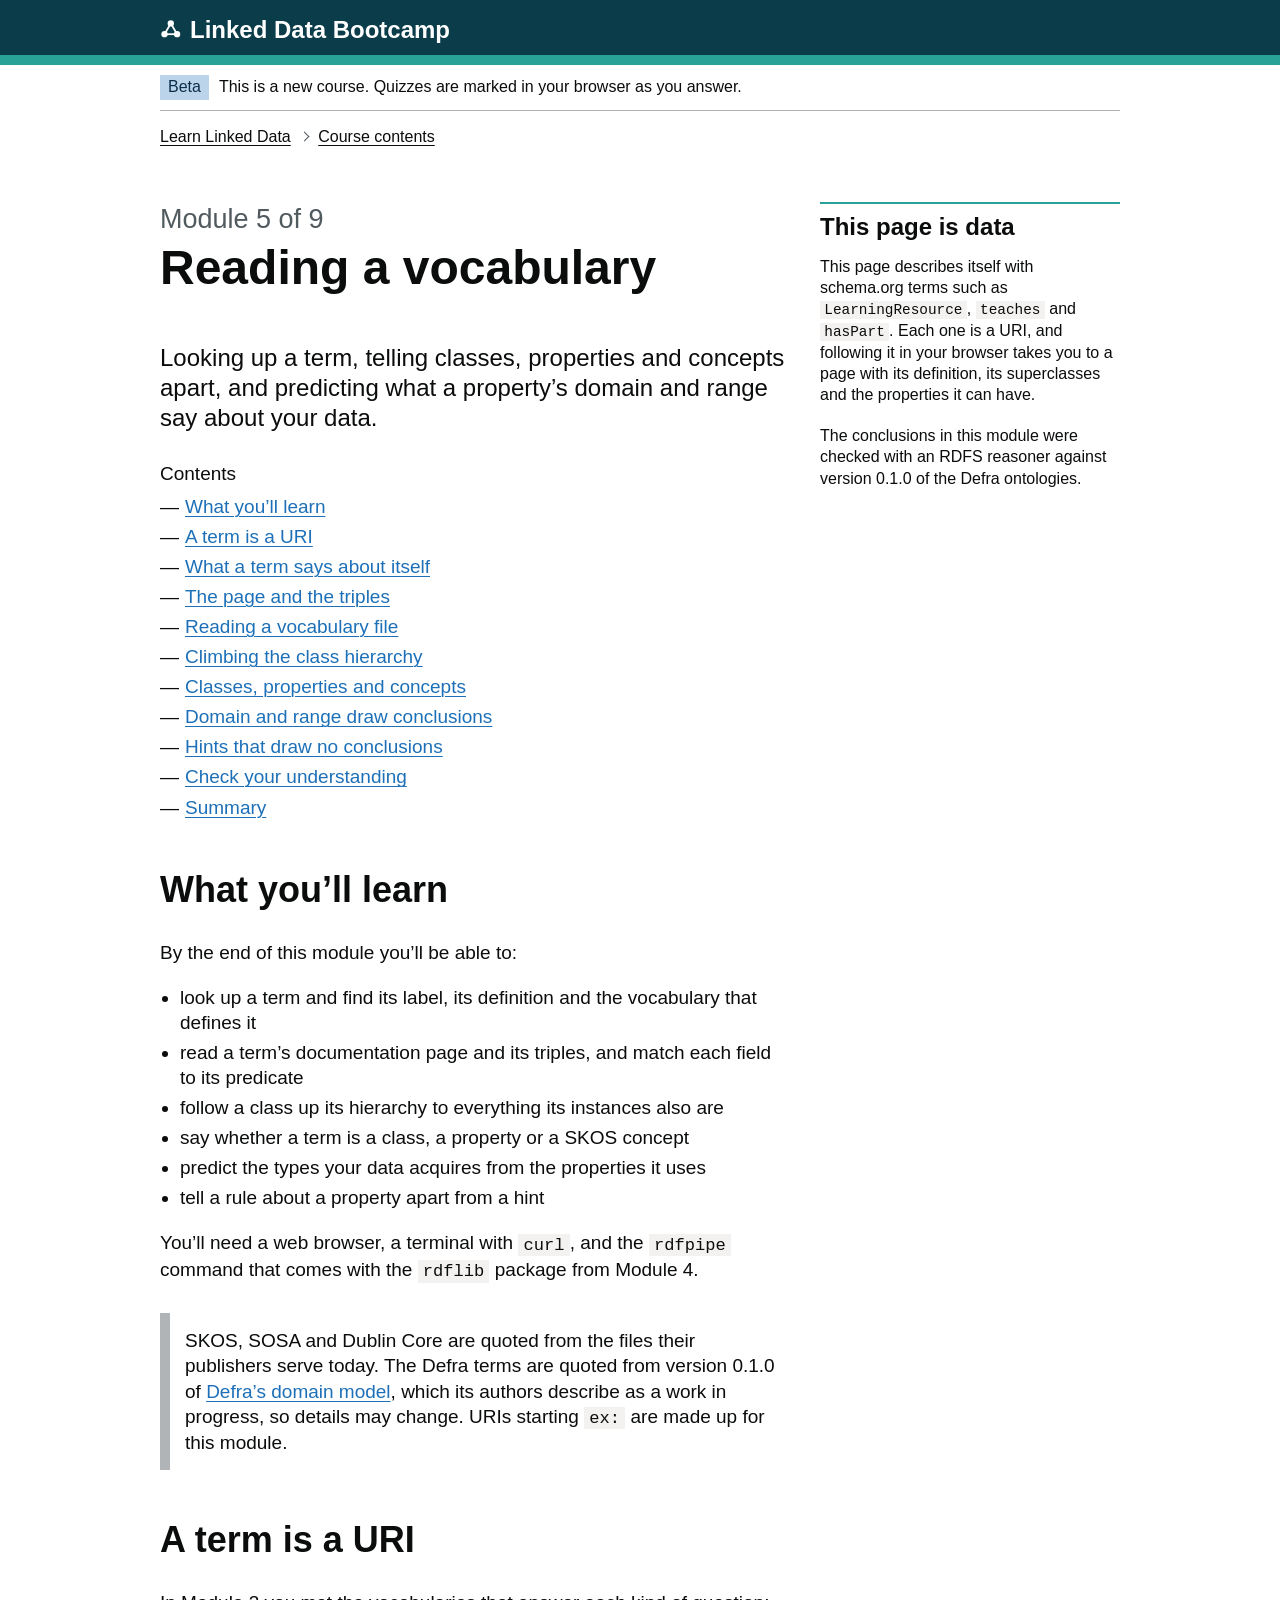
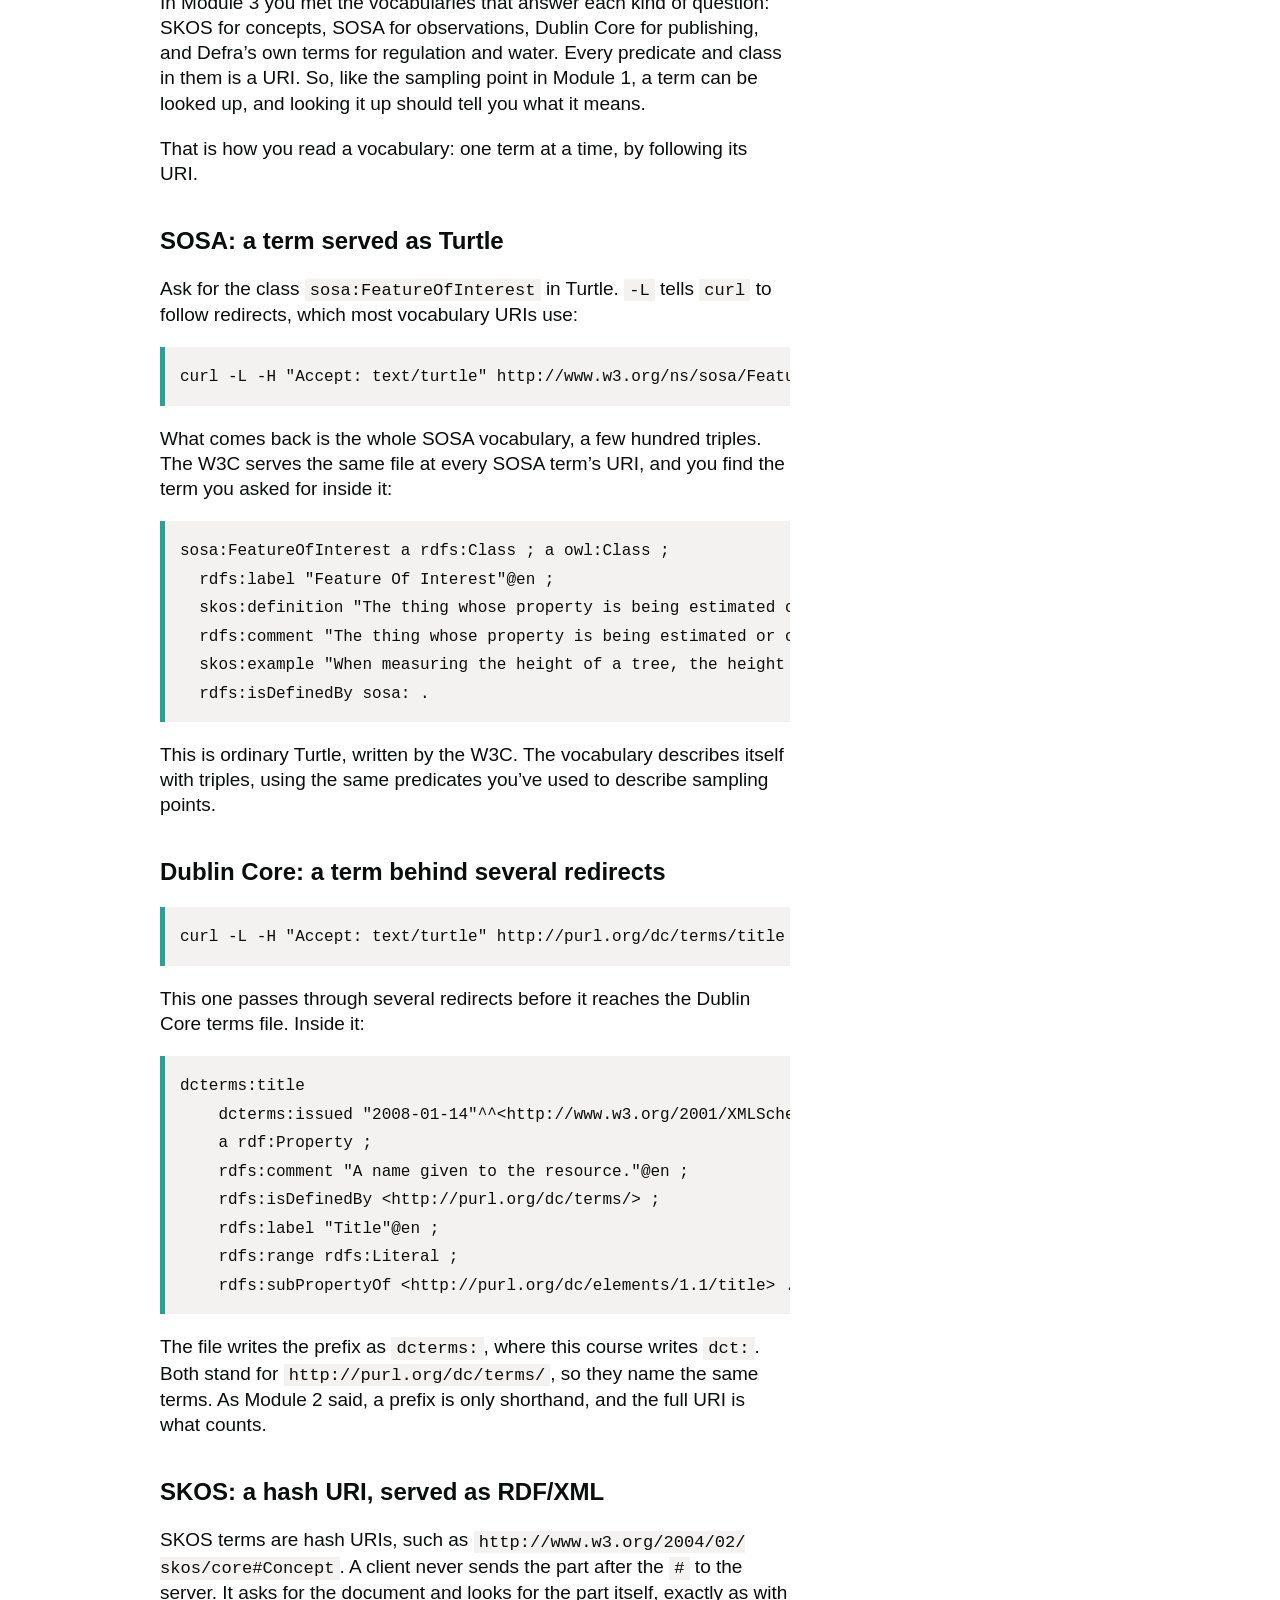
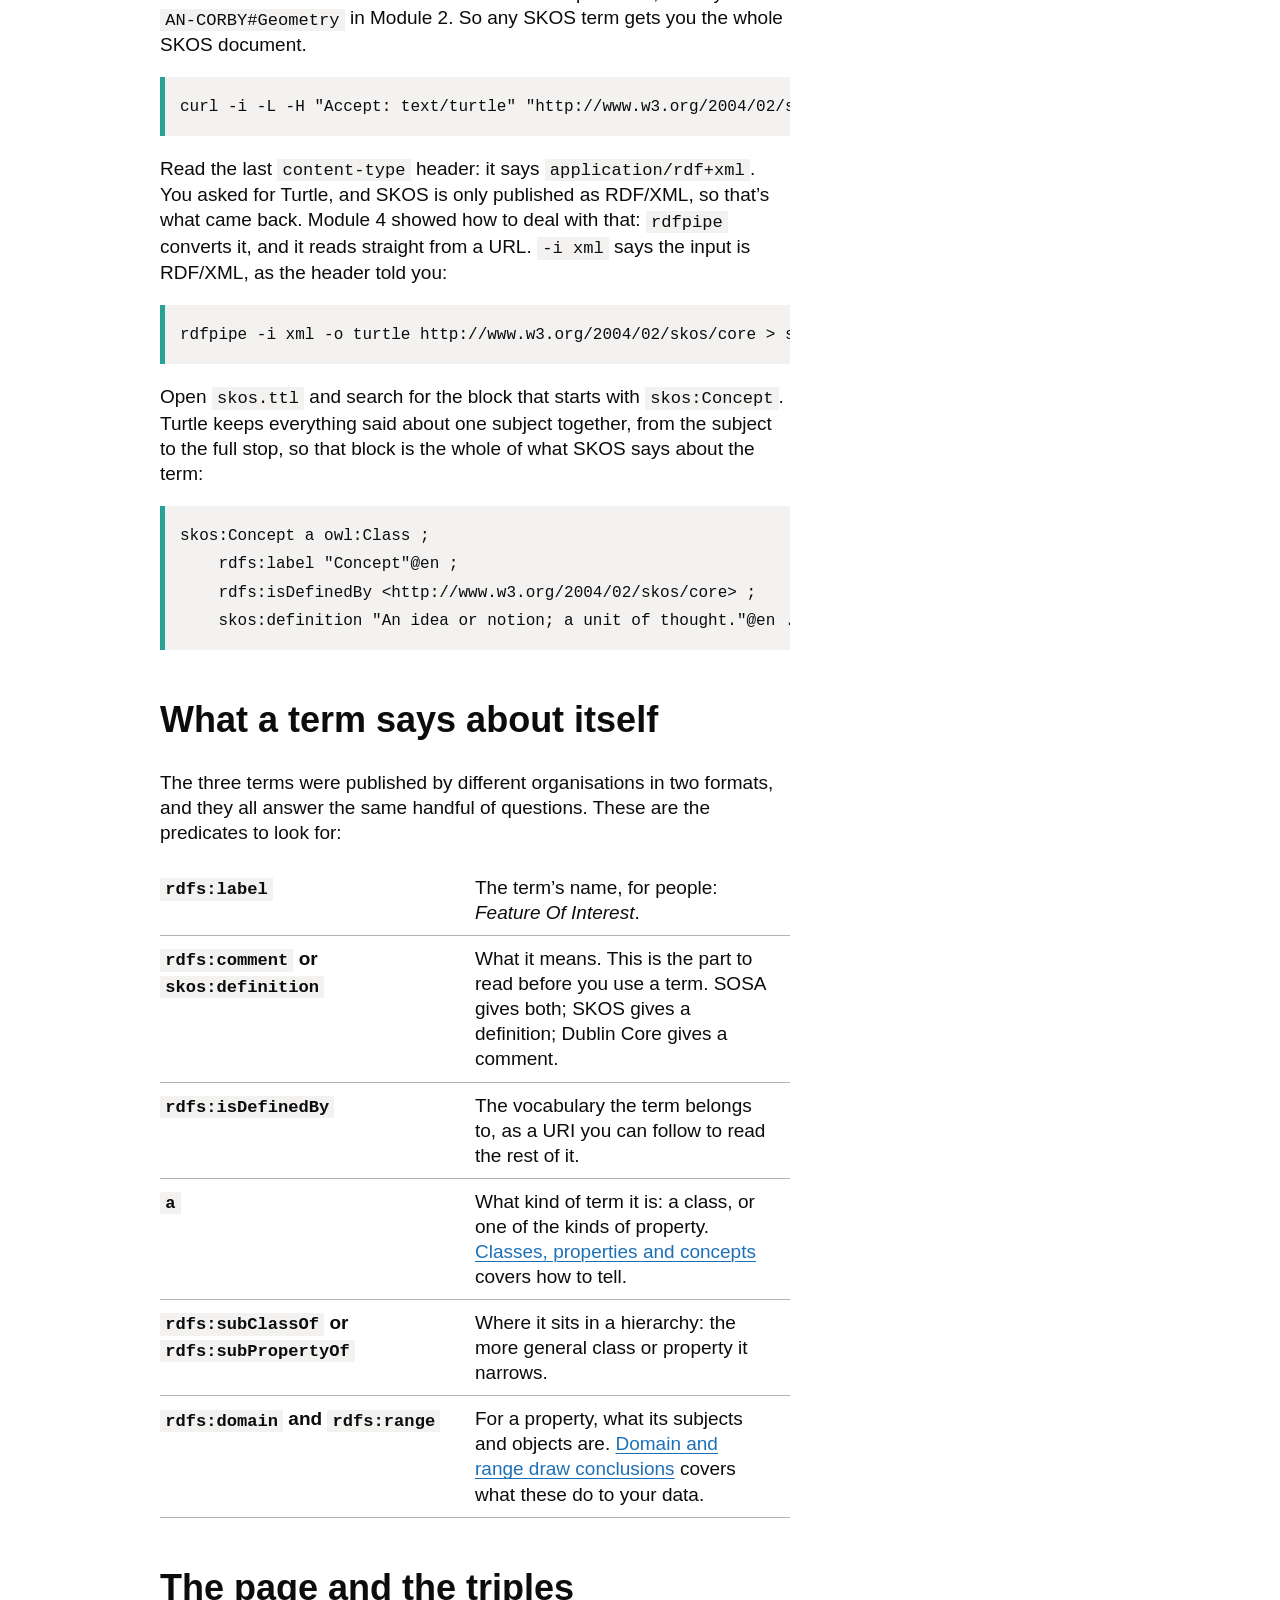
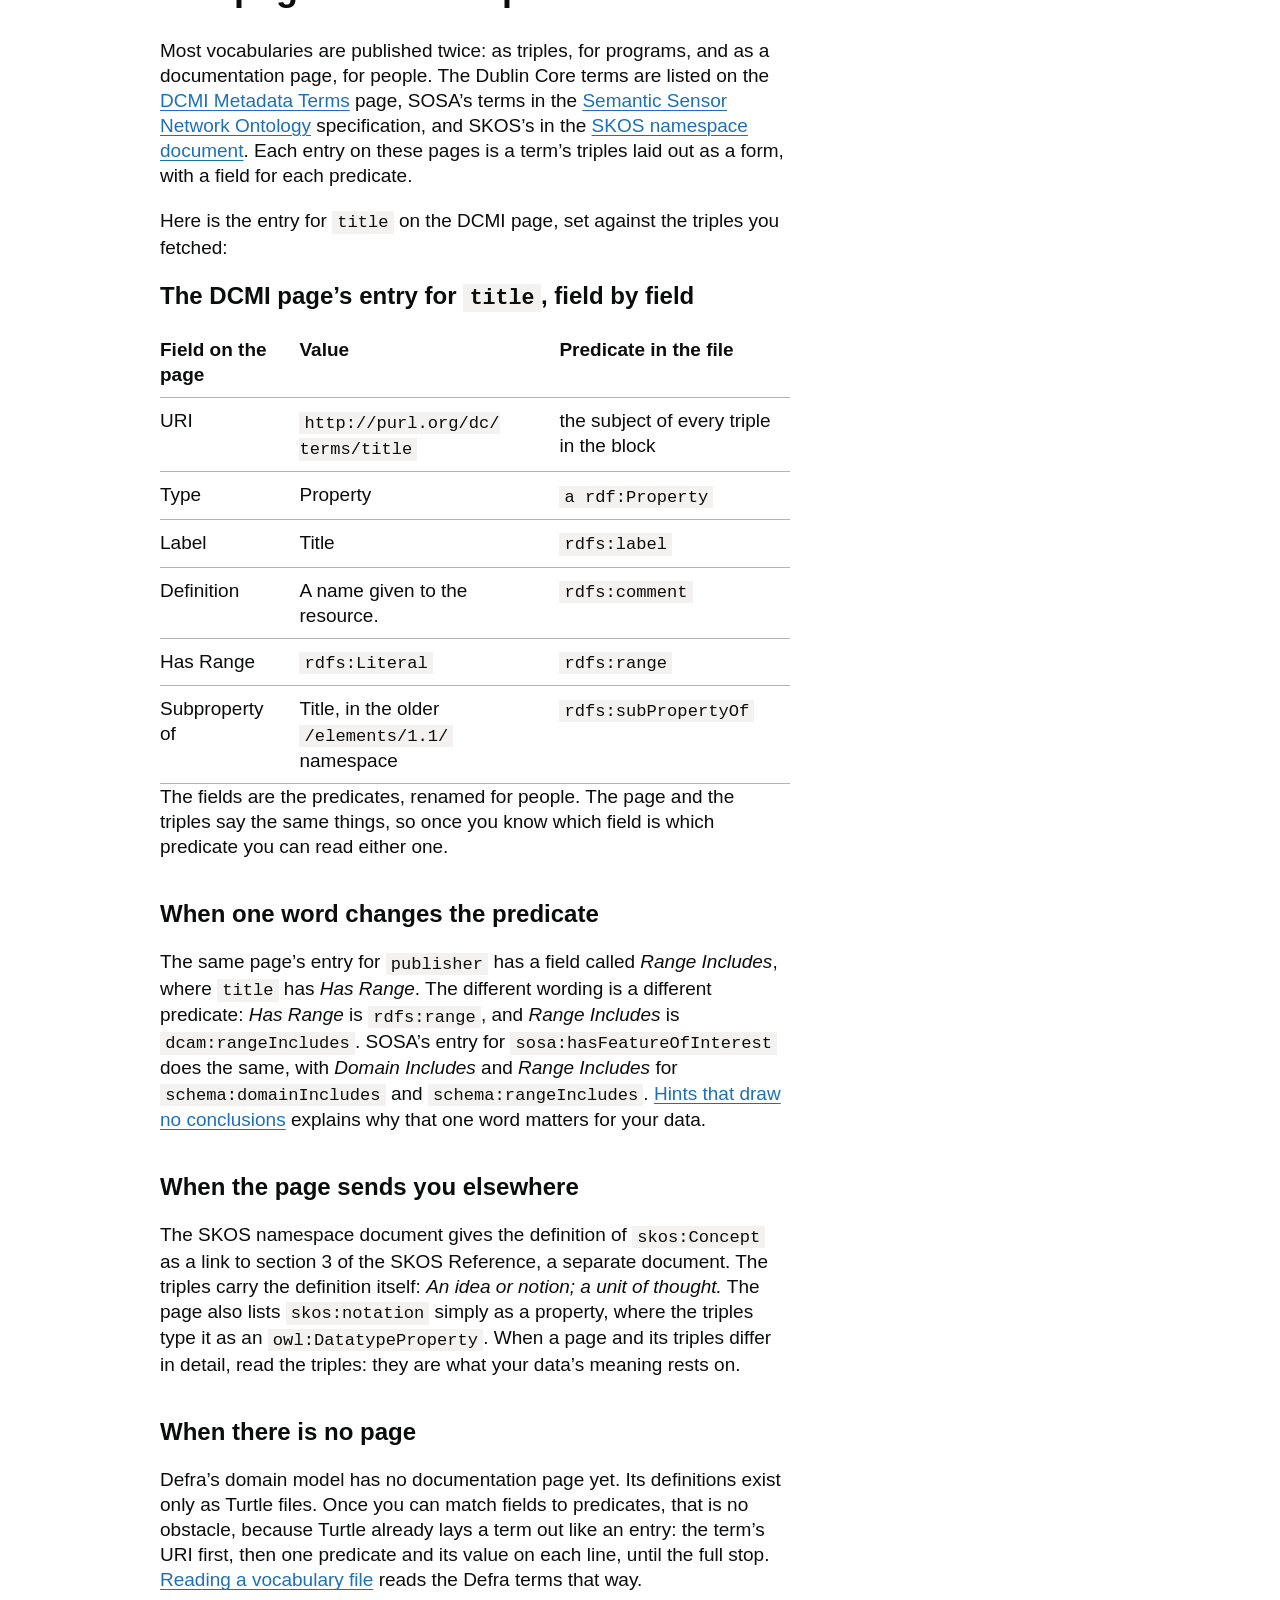
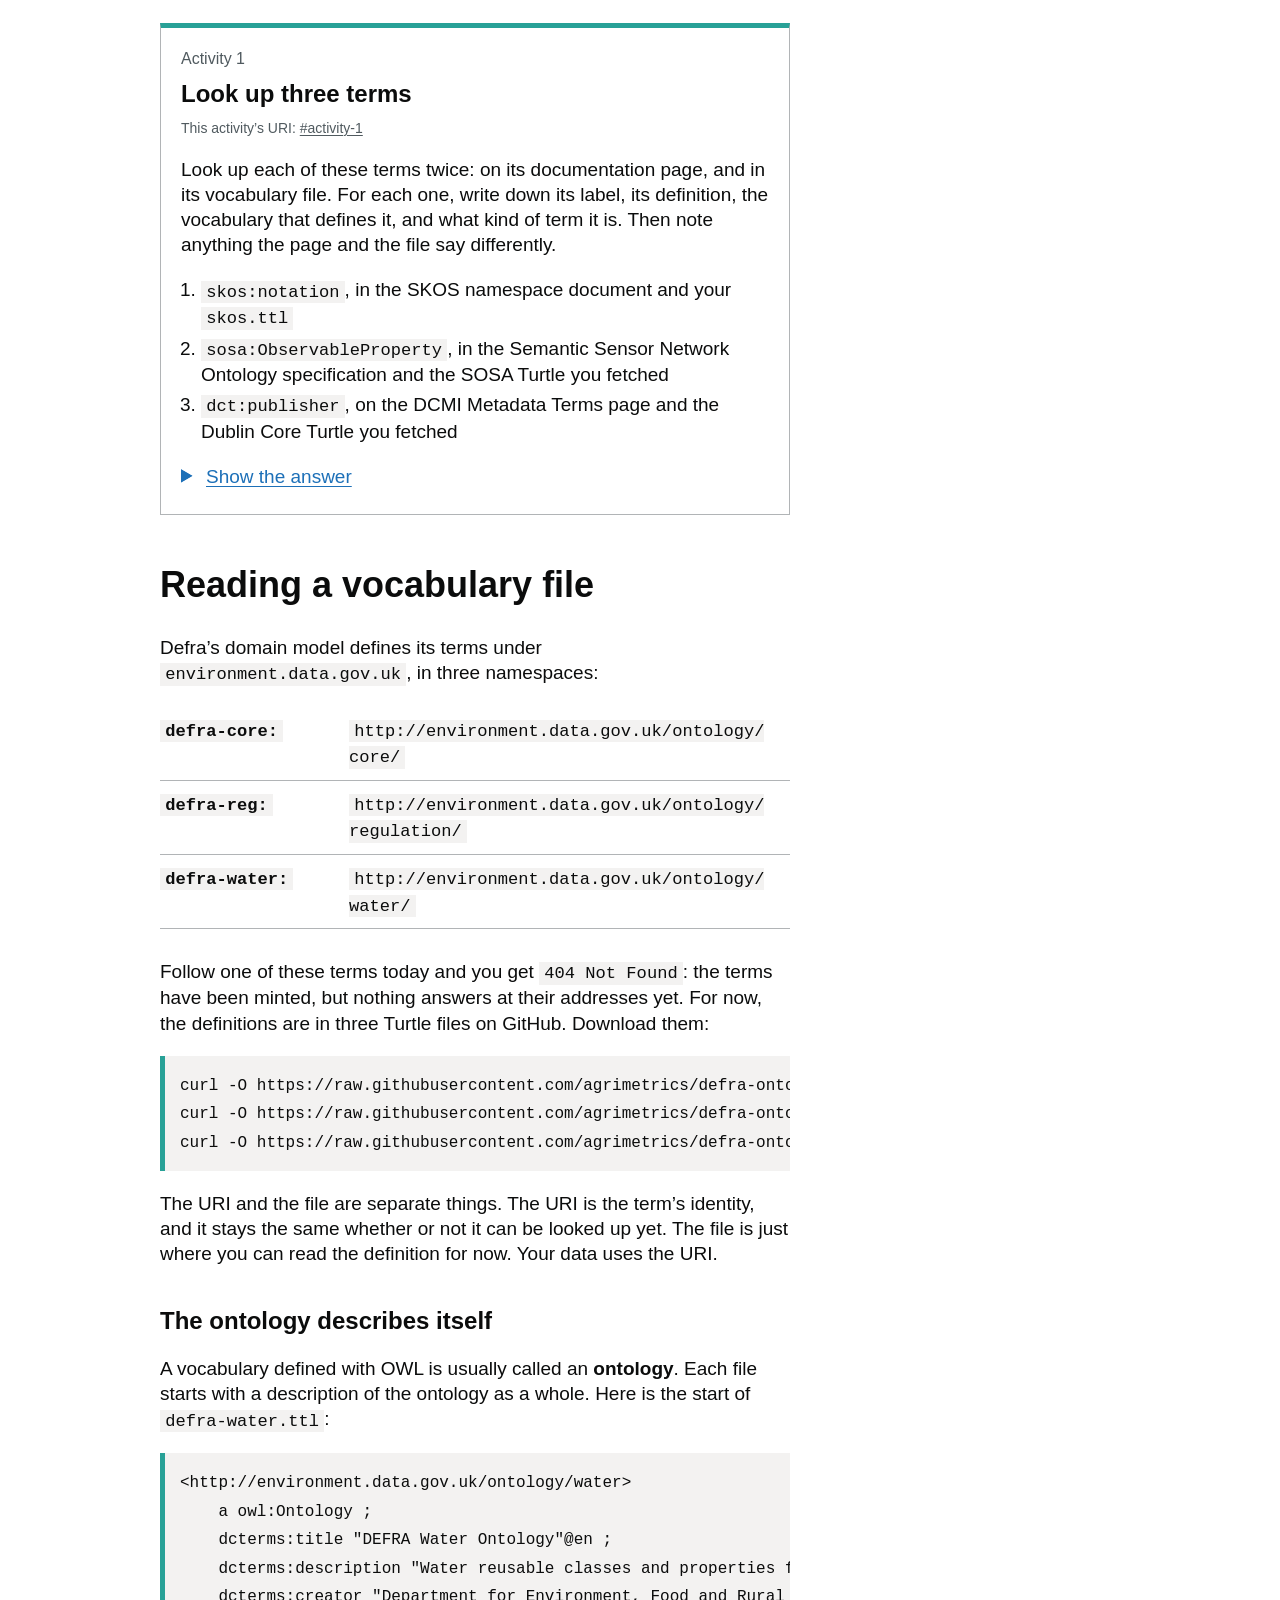
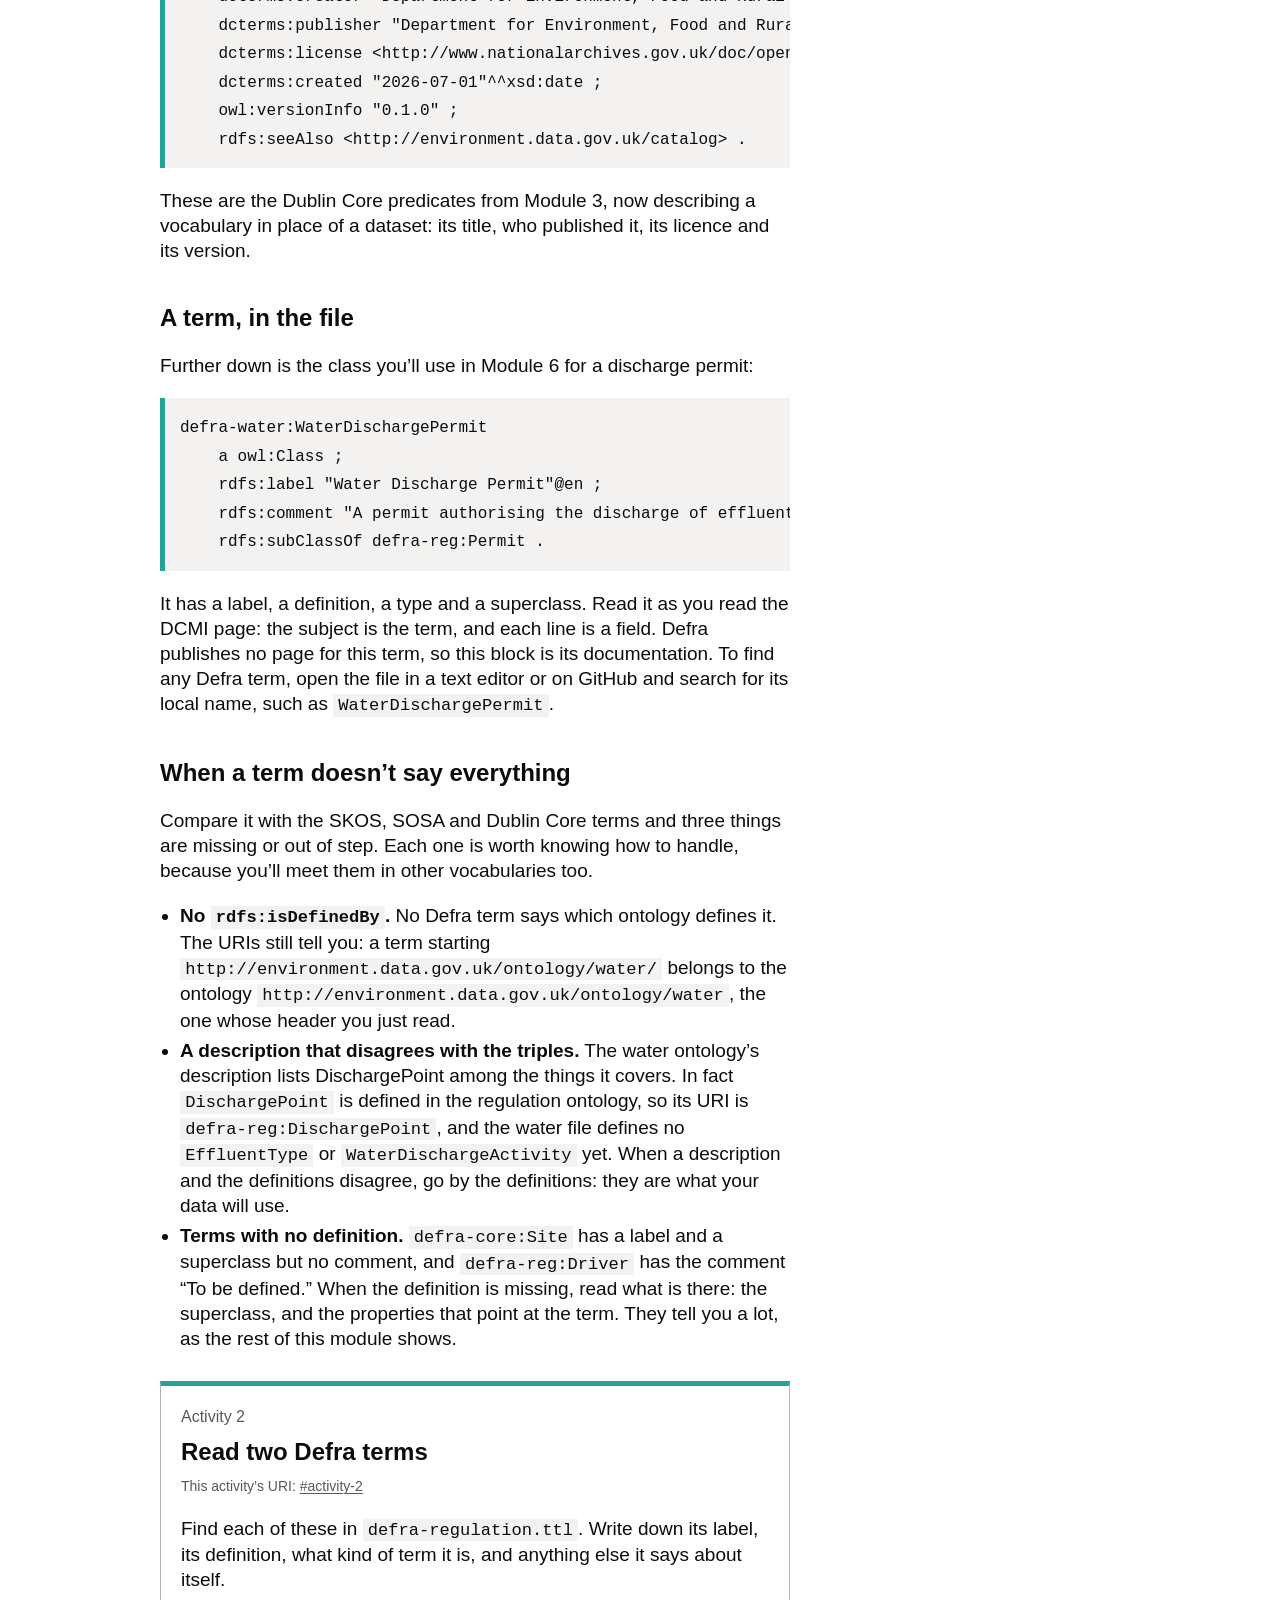
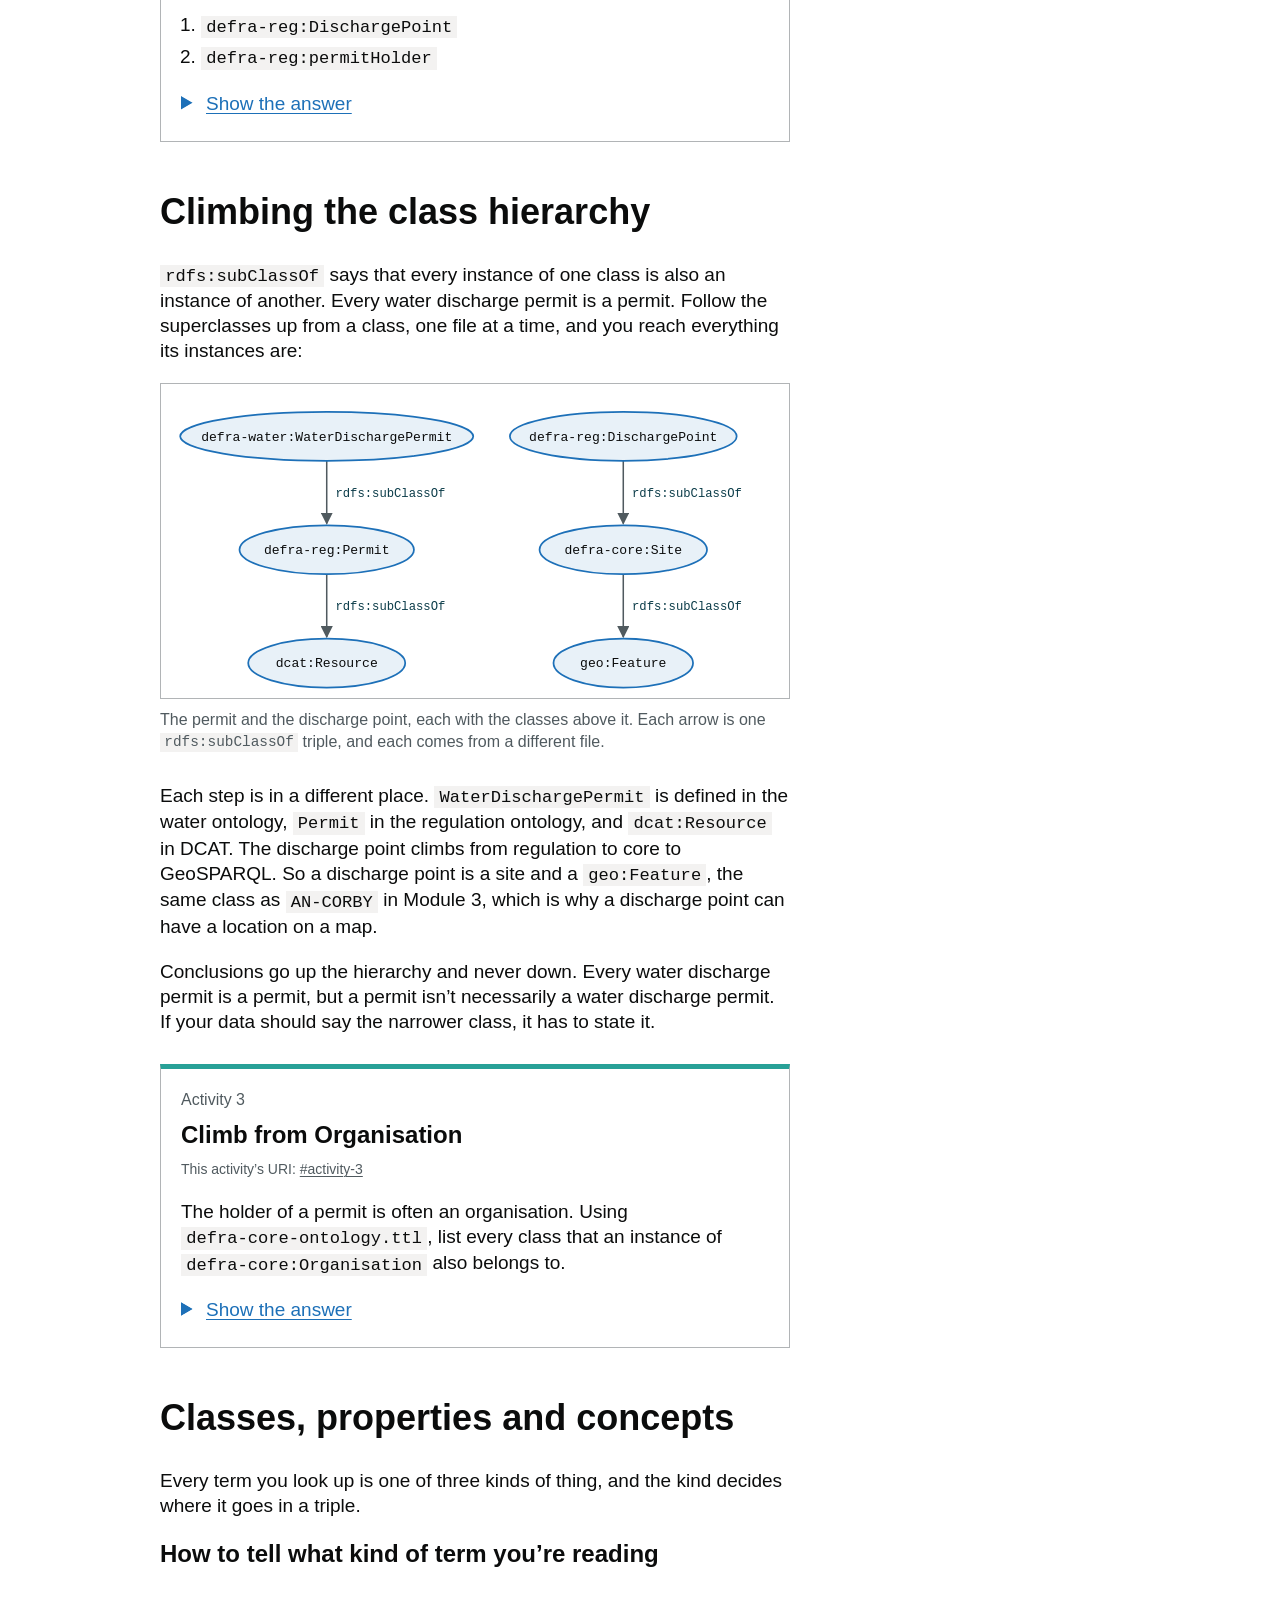
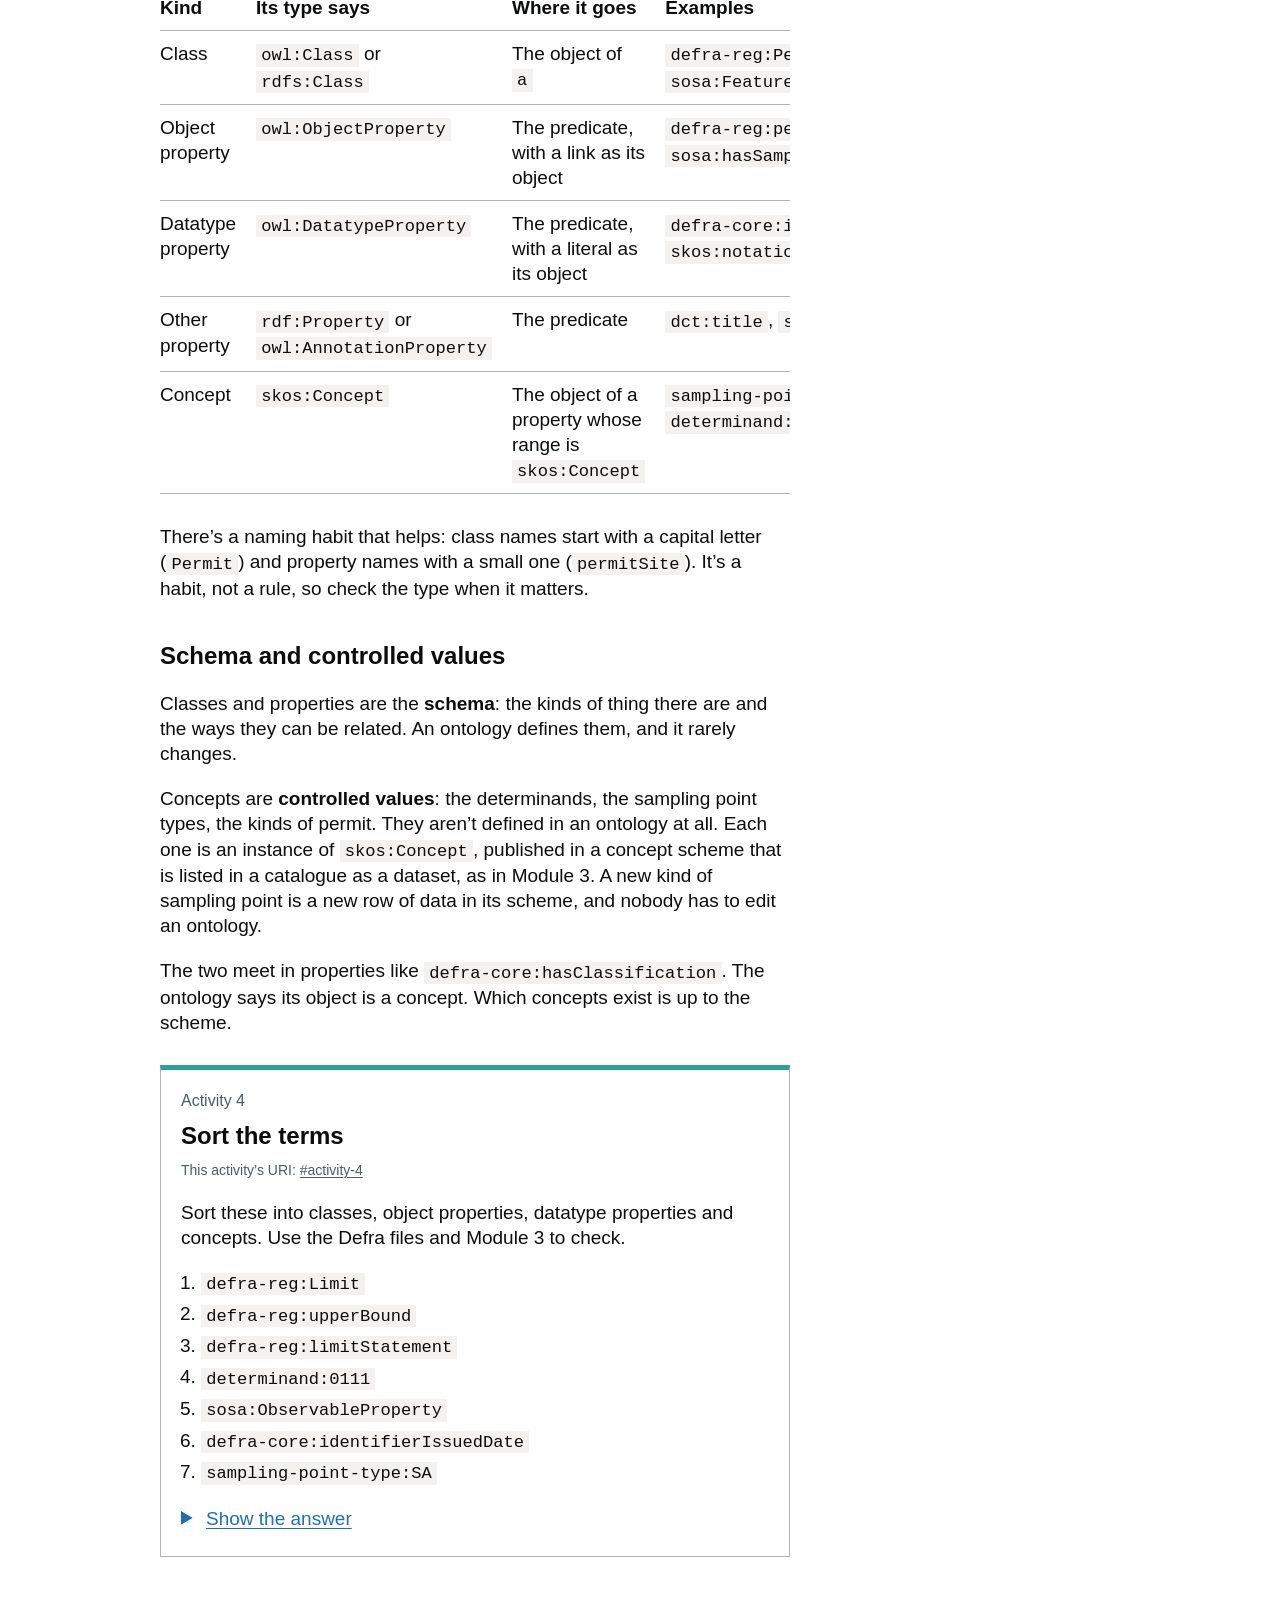
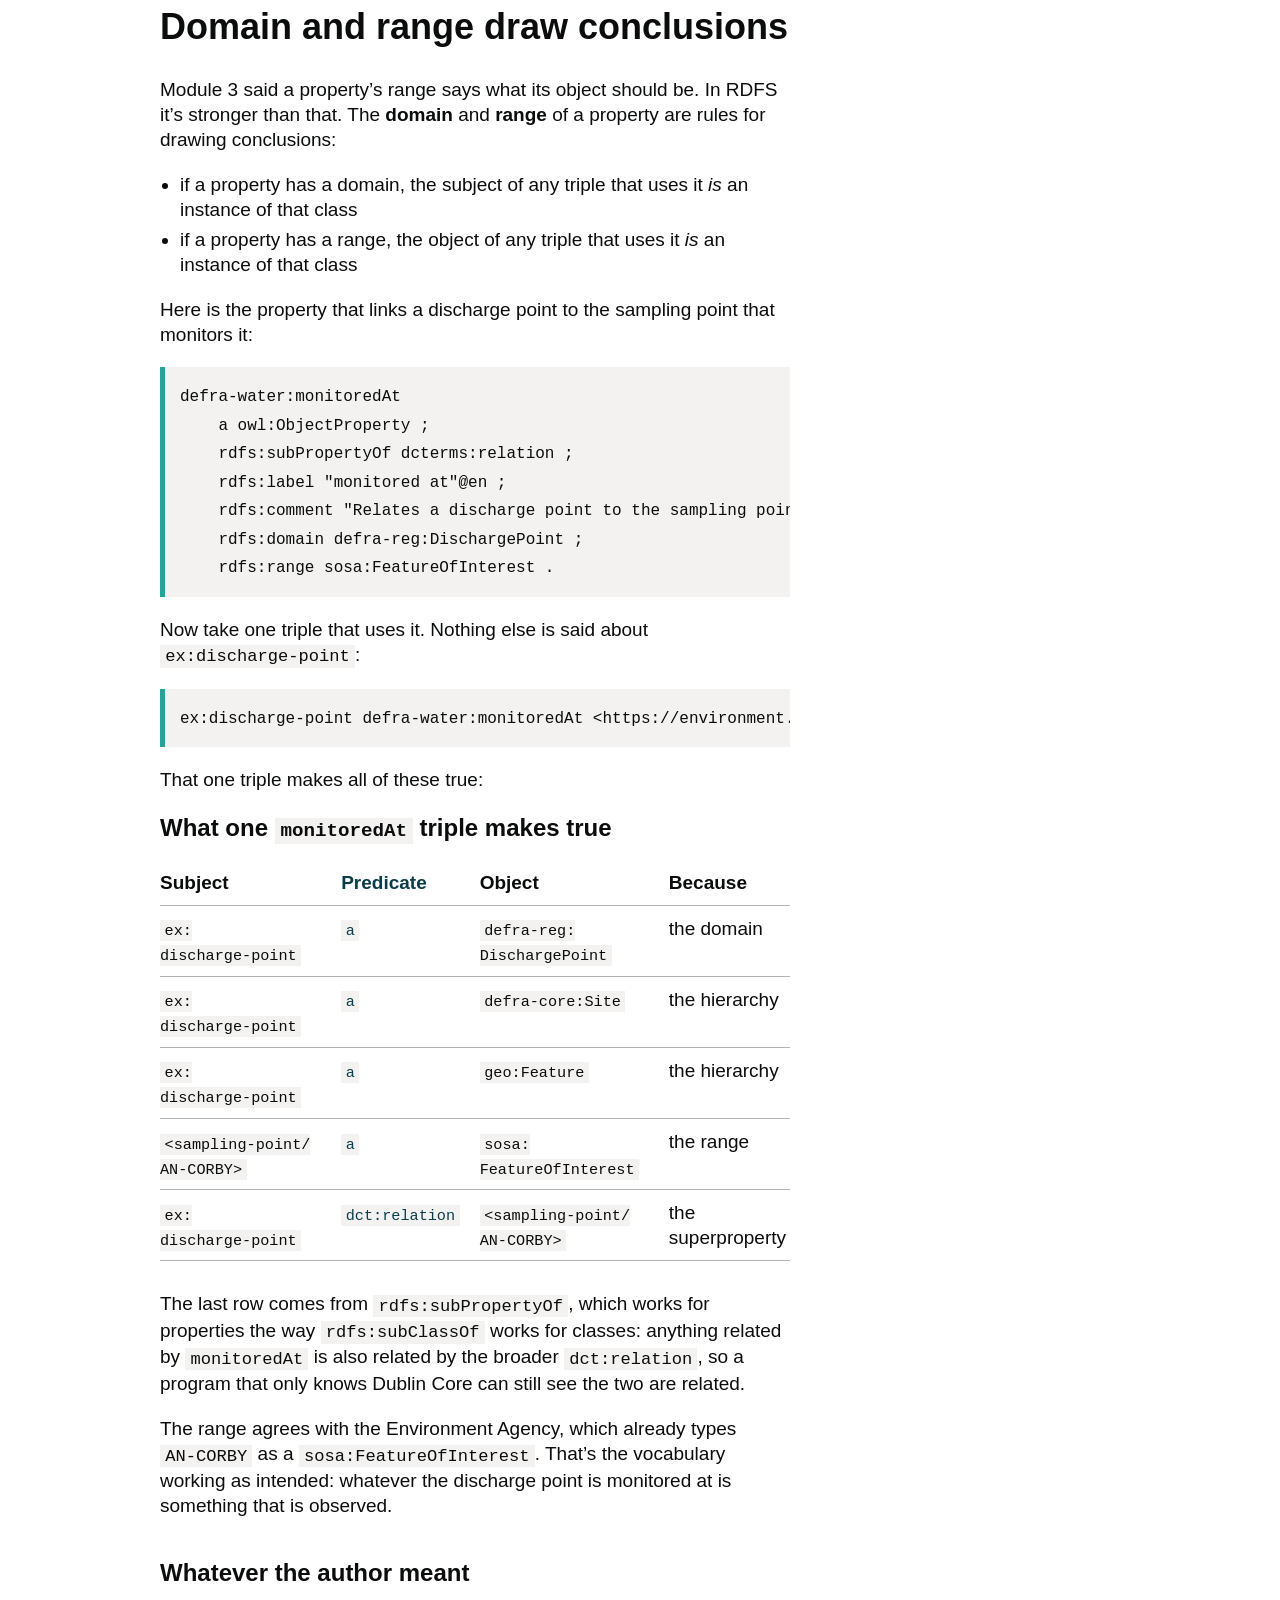
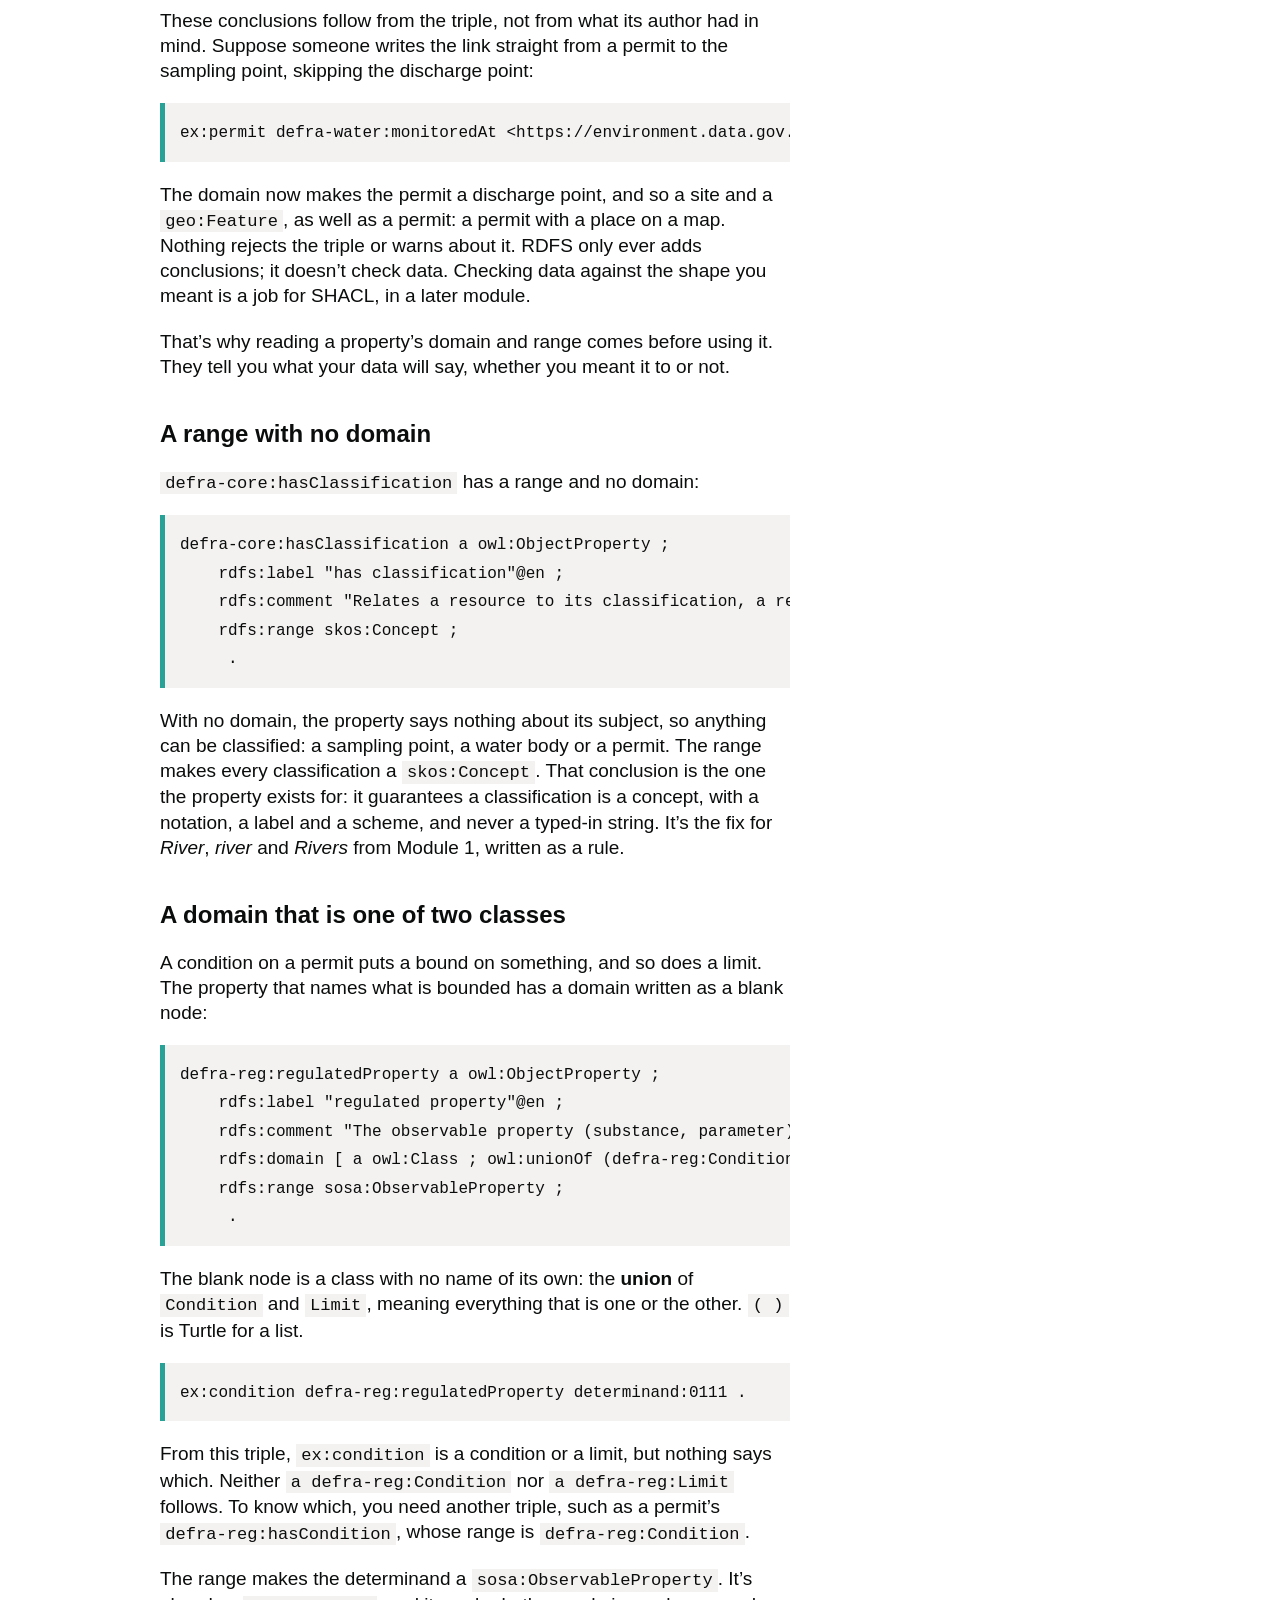
<file: modules/reading-a-vocabulary/index.html>
<!DOCTYPE html>
<html lang="en-GB">
<head>
  <meta charset="utf-8">
  <meta name="viewport" content="width=device-width, initial-scale=1">
  <title>Module 5: Reading a vocabulary – Linked Data Bootcamp</title>
  <meta name="description" content="Looking up a term, telling classes, properties and concepts apart, and predicting what a property’s domain and range say about your data.">
  <link rel="stylesheet" href="../../assets/bootcamp.css">
</head>
<body vocab="https://schema.org/" prefix="dct: http://purl.org/dc/terms/">
  <a href="#main-content" class="skip-link">Skip to main content</a>

  <header class="header">
    <div class="width-container header__container">
      <a href="../../" class="header__service">
        <svg class="header__mark" viewBox="0 0 24 24" aria-hidden="true" focusable="false">
          <line x1="5" y1="18" x2="12" y2="6" stroke="currentColor" stroke-width="2"/>
          <line x1="12" y1="6" x2="19" y2="18" stroke="currentColor" stroke-width="2"/>
          <line x1="5" y1="18" x2="19" y2="18" stroke="currentColor" stroke-width="2"/>
          <circle cx="12" cy="6" r="3.5" fill="currentColor"/>
          <circle cx="5" cy="18" r="3.5" fill="currentColor"/>
          <circle cx="19" cy="18" r="3.5" fill="currentColor"/>
        </svg>Linked Data Bootcamp
      </a>
    </div>
  </header>

  <div class="width-container">
    <div class="phase-banner">
      <p><strong class="tag">Beta</strong>This is a new course. Quizzes are marked in your browser as you answer.</p>
    </div>

    <nav class="breadcrumbs" aria-label="Breadcrumb">
      <ol>
        <li><a href="../../">Learn Linked Data</a></li>
        <li><a href="../../#contents">Course contents</a></li>
      </ol>
    </nav>

    <main class="main-wrapper" id="main-content" about="" typeof="LearningResource">
      <link property="isPartOf" href="../../">
      <meta property="position" content="5">
      <meta property="learningResourceType" content="Module">
      <meta property="inLanguage" content="en-GB">
      <meta property="dct:modified" content="2026-10-29">
      <link property="license dct:license" href="https://creativecommons.org/publicdomain/zero/1.0/">

      <div class="grid-row">
        <div class="grid-column-two-thirds">
          <span class="caption-l">Module 5 of 9</span>
          <h1 property="name dct:title">Reading a vocabulary</h1>

          <p class="body-l" property="description">Looking up a term, telling classes, properties and concepts apart, and predicting what a property’s domain and range say about your data.</p>

          <nav class="contents-list" aria-label="Contents">
            <h2 class="contents-list__title">Contents</h2>
            <ol>
              <li><a href="#outcomes">What you’ll learn</a></li>
              <li><a href="#following">A term is a URI</a></li>
              <li><a href="#reading">What a term says about itself</a></li>
              <li><a href="#pages">The page and the triples</a></li>
              <li><a href="#files">Reading a vocabulary file</a></li>
              <li><a href="#hierarchy">Climbing the class hierarchy</a></li>
              <li><a href="#kinds">Classes, properties and concepts</a></li>
              <li><a href="#domain-range">Domain and range draw conclusions</a></li>
              <li><a href="#hints">Hints that draw no conclusions</a></li>
              <li><a href="#quiz">Check your understanding</a></li>
              <li><a href="#summary">Summary</a></li>
            </ol>
          </nav>

          <h2 id="outcomes">What you’ll learn</h2>

          <p>By the end of this module you’ll be able to:</p>
          <ul>
            <li property="teaches">look up a term and find its label, its definition and the vocabulary that defines it</li>
            <li property="teaches">read a term’s documentation page and its triples, and match each field to its predicate</li>
            <li property="teaches">follow a class up its hierarchy to everything its instances also are</li>
            <li property="teaches">say whether a term is a class, a property or a SKOS concept</li>
            <li property="teaches">predict the types your data acquires from the properties it uses</li>
            <li property="teaches">tell a rule about a property apart from a hint</li>
          </ul>

          <p>You’ll need a web browser, a terminal with <code>curl</code>, and the <code>rdfpipe</code> command that comes with the <code>rdflib</code> package from Module 4.</p>

          <div class="inset-text">
            <p>SKOS, SOSA and Dublin Core are quoted from the files their publishers serve today. The Defra terms are quoted from version 0.1.0 of <a href="https://github.com/agrimetrics/defra-ontology">Defra’s domain model</a>, which its authors describe as a work in progress, so details may change. URIs starting <code>ex:</code> are made up for this module.</p>
          </div>

          <h2 id="following">A term is a URI</h2>

          <p>In Module 3 you met the vocabularies that answer each kind of question: SKOS for concepts, SOSA for observations, Dublin Core for publishing, and Defra’s own terms for regulation and water. Every predicate and class in them is a URI. So, like the sampling point in Module 1, a term can be looked up, and looking it up should tell you what it means.</p>

          <p>That is how you read a vocabulary: one term at a time, by following its URI.</p>

          <h3>SOSA: a term served as Turtle</h3>

          <p>Ask for the class <code>sosa:FeatureOfInterest</code> in Turtle. <code>-L</code> tells <code>curl</code> to follow redirects, which most vocabulary URIs use:</p>

          <pre><code>curl -L -H "Accept: text/turtle" http://www.w3.org/ns/sosa/FeatureOfInterest</code></pre>

          <p>What comes back is the whole SOSA vocabulary, a few hundred triples. The W3C serves the same file at every SOSA term’s URI, and you find the term you asked for inside it:</p>

          <pre><code>sosa:FeatureOfInterest a rdfs:Class ; a owl:Class ;
  rdfs:label "Feature Of Interest"@en ;
  skos:definition "The thing whose property is being estimated or calculated in the course of an Observation to arrive at a Result or whose property is being manipulated by an Actuator, or which is being sampled or transformed in an act of Sampling."@en ;
  rdfs:comment "The thing whose property is being estimated or calculated in the course of an Observation to arrive at a Result or whose property is being manipulated by an Actuator, or which is being sampled or transformed in an act of Sampling."@en ;
  skos:example "When measuring the height of a tree, the height is the observed ObservableProperty, 20m may be the Result of the Observation, and the tree is the FeatureOfInterest. A window is a FeatureOfInterest for an automatic window control Actuator."@en ;
  rdfs:isDefinedBy sosa: .</code></pre>

          <p>This is ordinary Turtle, written by the W3C. The vocabulary describes itself with triples, using the same predicates you’ve used to describe sampling points.</p>

          <h3>Dublin Core: a term behind several redirects</h3>

          <pre><code>curl -L -H "Accept: text/turtle" http://purl.org/dc/terms/title</code></pre>

          <p>This one passes through several redirects before it reaches the Dublin Core terms file. Inside it:</p>

          <pre><code>dcterms:title
    dcterms:issued "2008-01-14"^^&lt;http://www.w3.org/2001/XMLSchema#date&gt; ;
    a rdf:Property ;
    rdfs:comment "A name given to the resource."@en ;
    rdfs:isDefinedBy &lt;http://purl.org/dc/terms/&gt; ;
    rdfs:label "Title"@en ;
    rdfs:range rdfs:Literal ;
    rdfs:subPropertyOf &lt;http://purl.org/dc/elements/1.1/title&gt; .</code></pre>

          <p>The file writes the prefix as <code>dcterms:</code>, where this course writes <code>dct:</code>. Both stand for <code><span class="nw">http://purl.org/</span><wbr><span class="nw">dc/</span><wbr><span class="nw">terms/</span></code>, so they name the same terms. As Module 2 said, a prefix is only shorthand, and the full URI is what counts.</p>

          <h3>SKOS: a hash URI, served as RDF/XML</h3>

          <p>SKOS terms are hash URIs, such as <code><span class="nw">http://</span><wbr><span class="nw">www.w3.org/</span><wbr><span class="nw">2004/</span><wbr><span class="nw">02/</span><wbr><span class="nw">skos/</span><wbr><span class="nw">core#Concept</span></code>. A client never sends the part after the <code>#</code> to the server. It asks for the document and looks for the part itself, exactly as with <code><span class="nw">AN-CORBY#Geometry</span></code> in Module 2. So any SKOS term gets you the whole SKOS document.</p>

          <pre><code>curl -i -L -H "Accept: text/turtle" "http://www.w3.org/2004/02/skos/core#Concept"</code></pre>

          <p>Read the last <code>content-type</code> header: it says <code>application/rdf+xml</code>. You asked for Turtle, and SKOS is only published as RDF/XML, so that’s what came back. Module 4 showed how to deal with that: <code>rdfpipe</code> converts it, and it reads straight from a URL. <code>-i xml</code> says the input is RDF/XML, as the header told you:</p>

          <pre><code>rdfpipe -i xml -o turtle http://www.w3.org/2004/02/skos/core &gt; skos.ttl</code></pre>

          <p>Open <code>skos.ttl</code> and search for the block that starts with <code>skos:Concept</code>. Turtle keeps everything said about one subject together, from the subject to the full stop, so that block is the whole of what SKOS says about the term:</p>

          <pre><code>skos:Concept a owl:Class ;
    rdfs:label "Concept"@en ;
    rdfs:isDefinedBy &lt;http://www.w3.org/2004/02/skos/core&gt; ;
    skos:definition "An idea or notion; a unit of thought."@en .</code></pre>

          <h2 id="reading">What a term says about itself</h2>

          <p>The three terms were published by different organisations in two formats, and they all answer the same handful of questions. These are the predicates to look for:</p>

          <dl class="summary-list">
            <div class="summary-list__row">
              <dt class="summary-list__key"><code>rdfs:label</code></dt>
              <dd class="summary-list__value">The term’s name, for people: <em>Feature Of Interest</em>.</dd>
            </div>
            <div class="summary-list__row">
              <dt class="summary-list__key"><code>rdfs:comment</code> or <code>skos:definition</code></dt>
              <dd class="summary-list__value">What it means. This is the part to read before you use a term. SOSA gives both; SKOS gives a definition; Dublin Core gives a comment.</dd>
            </div>
            <div class="summary-list__row">
              <dt class="summary-list__key"><code>rdfs:isDefinedBy</code></dt>
              <dd class="summary-list__value">The vocabulary the term belongs to, as a URI you can follow to read the rest of it.</dd>
            </div>
            <div class="summary-list__row">
              <dt class="summary-list__key"><code>a</code></dt>
              <dd class="summary-list__value">What kind of term it is: a class, or one of the kinds of property. <a href="#kinds">Classes, properties and concepts</a> covers how to tell.</dd>
            </div>
            <div class="summary-list__row">
              <dt class="summary-list__key"><code>rdfs:subClassOf</code> or <code>rdfs:subPropertyOf</code></dt>
              <dd class="summary-list__value">Where it sits in a hierarchy: the more general class or property it narrows.</dd>
            </div>
            <div class="summary-list__row">
              <dt class="summary-list__key"><code>rdfs:domain</code> and <code>rdfs:range</code></dt>
              <dd class="summary-list__value">For a property, what its subjects and objects are. <a href="#domain-range">Domain and range draw conclusions</a> covers what these do to your data.</dd>
            </div>
          </dl>

          <h2 id="pages">The page and the triples</h2>

          <p>Most vocabularies are published twice: as triples, for programs, and as a documentation page, for people. The Dublin Core terms are listed on the <a href="https://www.dublincore.org/specifications/dublin-core/dcmi-terms/">DCMI Metadata Terms</a> page, SOSA’s terms in the <a href="https://www.w3.org/TR/vocab-ssn/#SOSAhasFeatureOfInterest">Semantic Sensor Network Ontology</a> specification, and SKOS’s in the <a href="https://www.w3.org/2004/02/skos/core.html">SKOS namespace document</a>. Each entry on these pages is a term’s triples laid out as a form, with a field for each predicate.</p>

          <p>Here is the entry for <code>title</code> on the DCMI page, set against the triples you fetched:</p>

          <table class="table">
            <caption class="table__caption">The DCMI page’s entry for <code>title</code>, field by field</caption>
            <thead>
              <tr><th scope="col">Field on the page</th><th scope="col">Value</th><th scope="col">Predicate in the file</th></tr>
            </thead>
            <tbody>
              <tr><td>URI</td><td><code><span class="nw">http://purl.org/</span><wbr><span class="nw">dc/</span><wbr><span class="nw">terms/</span><wbr><span class="nw">title</span></code></td><td>the subject of every triple in the block</td></tr>
              <tr><td>Type</td><td>Property</td><td><code>a rdf:Property</code></td></tr>
              <tr><td>Label</td><td>Title</td><td><code>rdfs:label</code></td></tr>
              <tr><td>Definition</td><td>A name given to the resource.</td><td><code>rdfs:comment</code></td></tr>
              <tr><td>Has Range</td><td><code>rdfs:Literal</code></td><td><code>rdfs:range</code></td></tr>
              <tr><td>Subproperty of</td><td>Title, in the older <code>/elements/1.1/</code> namespace</td><td><code>rdfs:subPropertyOf</code></td></tr>
            </tbody>
          </table>

          <p>The fields are the predicates, renamed for people. The page and the triples say the same things, so once you know which field is which predicate you can read either one.</p>

          <h3>When one word changes the predicate</h3>

          <p>The same page’s entry for <code>publisher</code> has a field called <em>Range Includes</em>, where <code>title</code> has <em>Has Range</em>. The different wording is a different predicate: <em>Has Range</em> is <code>rdfs:range</code>, and <em>Range Includes</em> is <code>dcam:rangeIncludes</code>. SOSA’s entry for <code><span class="nw">sosa:</span><wbr><span class="nw">hasFeatureOfInterest</span></code> does the same, with <em>Domain Includes</em> and <em>Range Includes</em> for <code>schema:domainIncludes</code> and <code>schema:rangeIncludes</code>. <a href="#hints">Hints that draw no conclusions</a> explains why that one word matters for your data.</p>

          <h3>When the page sends you elsewhere</h3>

          <p>The SKOS namespace document gives the definition of <code>skos:Concept</code> as a link to section 3 of the SKOS Reference, a separate document. The triples carry the definition itself: <em>An idea or notion; a unit of thought.</em> The page also lists <code>skos:notation</code> simply as a property, where the triples type it as an <code>owl:DatatypeProperty</code>. When a page and its triples differ in detail, read the triples: they are what your data’s meaning rests on.</p>

          <h3>When there is no page</h3>

          <p>Defra’s domain model has no documentation page yet. Its definitions exist only as Turtle files. Once you can match fields to predicates, that is no obstacle, because Turtle already lays a term out like an entry: the term’s URI first, then one predicate and its value on each line, until the full stop. <a href="#files">Reading a vocabulary file</a> reads the Defra terms that way.</p>

          <section class="activity" id="activity-1" property="hasPart" typeof="LearningResource" resource="#activity-1">
            <span class="activity__label">Activity 1</span>
            <h3 property="name">Look up three terms</h3>
            <span class="anchor-uri">This activity’s URI: <a href="#activity-1">#activity-1</a></span>
            <meta property="learningResourceType" content="Activity">
            <div property="description">
              <p>Look up each of these terms twice: on its documentation page, and in its vocabulary file. For each one, write down its label, its definition, the vocabulary that defines it, and what kind of term it is. Then note anything the page and the file say differently.</p>
              <ol>
                <li><code>skos:notation</code>, in the SKOS namespace document and your <code>skos.ttl</code></li>
                <li><code>sosa:ObservableProperty</code>, in the Semantic Sensor Network Ontology specification and the SOSA Turtle you fetched</li>
                <li><code>dct:publisher</code>, on the DCMI Metadata Terms page and the Dublin Core Turtle you fetched</li>
              </ol>
            </div>

            <details class="details">
              <summary class="details__summary"><span class="details__summary-text">Show the answer</span></summary>
              <div class="details__text">
                <ol>
                  <li><strong>notation</strong>: “a string of characters such as "T58.5" or "303.4833" used to uniquely identify a concept within the scope of a given concept scheme.” Defined by SKOS. It’s an <code>owl:DatatypeProperty</code>. A scope note adds that a notation is, by convention, a typed literal. The page links to section 6 of the SKOS Reference for the definition and lists the term only as a property, so the definition and the kind of property come from the file.</li>
                  <li><strong>Observable Property</strong>: “An observable quality (property, characteristic) of a FeatureOfInterest.” Defined by SOSA. It’s a class, typed as both <code>rdfs:Class</code> and <code>owl:Class</code>. Its example mentions “the depth of a water body”. The page and the file agree.</li>
                  <li><strong>Publisher</strong>: “An entity responsible for making the resource available.” Defined by Dublin Core. It’s an <code>rdf:Property</code>. The page shows <em>Range Includes</em> Agent, which the file writes as <code>dcam:rangeIncludes dcterms:Agent</code>: a hint, as <a href="#hints">Hints that draw no conclusions</a> explains.</li>
                </ol>
                <p>Module 1 said a notation is the code a system matches on, kept apart from the label. SKOS’s own definition says the same thing, and now you can quote it.</p>
              </div>
            </details>
          </section>


          <h2 id="files">Reading a vocabulary file</h2>

          <p>Defra’s domain model defines its terms under <code>environment.data.gov.uk</code>, in three namespaces:</p>

          <dl class="summary-list summary-list--narrow-key">
            <div class="summary-list__row">
              <dt class="summary-list__key"><code>defra-core:</code></dt>
              <dd class="summary-list__value"><code><span class="nw">http://environment.data.gov.uk/</span><wbr><span class="nw">ontology/</span><wbr><span class="nw">core/</span></code></dd>
            </div>
            <div class="summary-list__row">
              <dt class="summary-list__key"><code>defra-reg:</code></dt>
              <dd class="summary-list__value"><code><span class="nw">http://environment.data.gov.uk/</span><wbr><span class="nw">ontology/</span><wbr><span class="nw">regulation/</span></code></dd>
            </div>
            <div class="summary-list__row">
              <dt class="summary-list__key"><code>defra-water:</code></dt>
              <dd class="summary-list__value"><code><span class="nw">http://environment.data.gov.uk/</span><wbr><span class="nw">ontology/</span><wbr><span class="nw">water/</span></code></dd>
            </div>
          </dl>

          <p>Follow one of these terms today and you get <code>404 Not Found</code>: the terms have been minted, but nothing answers at their addresses yet. For now, the definitions are in three Turtle files on GitHub. Download them:</p>

          <pre><code>curl -O https://raw.githubusercontent.com/agrimetrics/defra-ontology/main/defra-core-ontology.ttl
curl -O https://raw.githubusercontent.com/agrimetrics/defra-ontology/main/defra-regulation.ttl
curl -O https://raw.githubusercontent.com/agrimetrics/defra-ontology/main/defra-water.ttl</code></pre>

          <p>The URI and the file are separate things. The URI is the term’s identity, and it stays the same whether or not it can be looked up yet. The file is just where you can read the definition for now. Your data uses the URI.</p>

          <h3>The ontology describes itself</h3>

          <p>A vocabulary defined with OWL is usually called an <strong>ontology</strong>. Each file starts with a description of the ontology as a whole. Here is the start of <code>defra-water.ttl</code>:</p>

          <pre><code>&lt;http://environment.data.gov.uk/ontology/water&gt;
    a owl:Ontology ;
    dcterms:title "DEFRA Water Ontology"@en ;
    dcterms:description "Water reusable classes and properties for DEFRA Linked Data APIs, covering WaterBody, Catchment, DischargePoint, EffluentType, WaterDischargeActivity."@en ;
    dcterms:creator "Department for Environment, Food and Rural Affairs"@en ;
    dcterms:publisher "Department for Environment, Food and Rural Affairs"@en ;
    dcterms:license &lt;http://www.nationalarchives.gov.uk/doc/open-government-licence/version/3/&gt; ;
    dcterms:created "2026-07-01"^^xsd:date ;
    owl:versionInfo "0.1.0" ;
    rdfs:seeAlso &lt;http://environment.data.gov.uk/catalog&gt; .</code></pre>

          <p>These are the Dublin Core predicates from Module 3, now describing a vocabulary in place of a dataset: its title, who published it, its licence and its version.</p>

          <h3>A term, in the file</h3>

          <p>Further down is the class you’ll use in Module 6 for a discharge permit:</p>

          <pre><code>defra-water:WaterDischargePermit
    a owl:Class ;
    rdfs:label "Water Discharge Permit"@en ;
    rdfs:comment "A permit authorising the discharge of effluent to controlled waters, subject to conditions."@en ;
    rdfs:subClassOf defra-reg:Permit .</code></pre>

          <p>It has a label, a definition, a type and a superclass. Read it as you read the DCMI page: the subject is the term, and each line is a field. Defra publishes no page for this term, so this block is its documentation. To find any Defra term, open the file in a text editor or on GitHub and search for its local name, such as <code>WaterDischargePermit</code>.</p>

          <h3>When a term doesn’t say everything</h3>

          <p>Compare it with the SKOS, SOSA and Dublin Core terms and three things are missing or out of step. Each one is worth knowing how to handle, because you’ll meet them in other vocabularies too.</p>

          <ul>
            <li><strong>No <code>rdfs:isDefinedBy</code>.</strong> No Defra term says which ontology defines it. The URIs still tell you: a term starting <code><span class="nw">http://environment.data.gov.uk/</span><wbr><span class="nw">ontology/</span><wbr><span class="nw">water/</span></code> belongs to the ontology <code><span class="nw">http://environment.data.gov.uk/</span><wbr><span class="nw">ontology/</span><wbr><span class="nw">water</span></code>, the one whose header you just read.</li>
            <li><strong>A description that disagrees with the triples.</strong> The water ontology’s description lists DischargePoint among the things it covers. In fact <code>DischargePoint</code> is defined in the regulation ontology, so its URI is <code>defra-reg:DischargePoint</code>, and the water file defines no <code>EffluentType</code> or <code>WaterDischargeActivity</code> yet. When a description and the definitions disagree, go by the definitions: they are what your data will use.</li>
            <li><strong>Terms with no definition.</strong> <code>defra-core:Site</code> has a label and a superclass but no comment, and <code>defra-reg:Driver</code> has the comment “To be defined.” When the definition is missing, read what is there: the superclass, and the properties that point at the term. They tell you a lot, as the rest of this module shows.</li>
          </ul>

          <section class="activity" id="activity-2" property="hasPart" typeof="LearningResource" resource="#activity-2">
            <span class="activity__label">Activity 2</span>
            <h3 property="name">Read two Defra terms</h3>
            <span class="anchor-uri">This activity’s URI: <a href="#activity-2">#activity-2</a></span>
            <meta property="learningResourceType" content="Activity">
            <div property="description">
              <p>Find each of these in <code>defra-regulation.ttl</code>. Write down its label, its definition, what kind of term it is, and anything else it says about itself.</p>
              <ol>
                <li><code>defra-reg:DischargePoint</code></li>
                <li><code>defra-reg:permitHolder</code></li>
              </ol>
            </div>

            <details class="details">
              <summary class="details__summary"><span class="details__summary-text">Show the answer</span></summary>
              <div class="details__text">
                <pre><code>defra-reg:DischargePoint a owl:Class ;
    rdfs:label "Discharge Point"@en ;
    rdfs:comment "A point at which a discharge enters, or is authorised to enter, the environment."@en ;
    rdfs:subClassOf defra-core:Site .

defra-reg:permitHolder a owl:ObjectProperty ;
    rdfs:label "permit holder"@en ;
    rdfs:domain defra-reg:Permit ;
    rdfs:range defra-core:Party ;
     .</code></pre>
                <ol>
                  <li><strong>Discharge Point</strong> is a class: “A point at which a discharge enters, or is authorised to enter, the environment.” Its superclass is <code>defra-core:Site</code>.</li>
                  <li><strong>permit holder</strong> is an object property, so its object is a link to another thing. It has no comment, but its domain and range say it goes from a <code>defra-reg:Permit</code> to a <code>defra-core:Party</code>, which tells you nearly all you need.</li>
                </ol>
                <p>The lone full stop on its own line after <code>permitHolder</code> is how the file is written. Turtle allows a <code>;</code> with nothing after it, so the parser reads it without complaint.</p>
              </div>
            </details>
          </section>

          <h2 id="hierarchy">Climbing the class hierarchy</h2>

          <p><code>rdfs:subClassOf</code> says that every instance of one class is also an instance of another. Every water discharge permit is a permit. Follow the superclasses up from a class, one file at a time, and you reach everything its instances are:</p>

          <figure class="figure" id="figure-hierarchy">
            <div class="figure__scroll">
              <svg viewBox="0 0 720 360" role="img" aria-labelledby="hierarchy-title hierarchy-desc" focusable="false">
                <title id="hierarchy-title">Two class hierarchies from Defra’s domain model</title>
                <desc id="hierarchy-desc">On the left, defra-water:WaterDischargePermit is rdfs:subClassOf defra-reg:Permit, which is rdfs:subClassOf dcat:Resource. On the right, defra-reg:DischargePoint is rdfs:subClassOf defra-core:Site, which is rdfs:subClassOf geo:Feature.</desc>
                <defs>
                  <marker id="arrow" viewBox="0 0 10 10" refX="9" refY="5" markerWidth="8" markerHeight="8" orient="auto-start-reverse">
                    <path class="graph-arrowhead" d="M0 0 L10 5 L0 10 z"/>
                  </marker>
                </defs>

                <line class="graph-edge" x1="190" y1="88" x2="190" y2="160" marker-end="url(#arrow)"/>
                <text class="graph-label" x="200" y="129">rdfs:subClassOf</text>

                <line class="graph-edge" x1="190" y1="218" x2="190" y2="290" marker-end="url(#arrow)"/>
                <text class="graph-label" x="200" y="259">rdfs:subClassOf</text>

                <line class="graph-edge" x1="530" y1="88" x2="530" y2="160" marker-end="url(#arrow)"/>
                <text class="graph-label" x="540" y="129">rdfs:subClassOf</text>

                <line class="graph-edge" x1="530" y1="218" x2="530" y2="290" marker-end="url(#arrow)"/>
                <text class="graph-label" x="540" y="259">rdfs:subClassOf</text>

                <ellipse class="graph-uri" cx="190" cy="60" rx="168" ry="28"/>
                <text class="graph-text" x="190" y="65" text-anchor="middle">defra-water:WaterDischargePermit</text>

                <ellipse class="graph-uri" cx="190" cy="190" rx="100" ry="28"/>
                <text class="graph-text" x="190" y="195" text-anchor="middle">defra-reg:Permit</text>

                <ellipse class="graph-uri" cx="190" cy="320" rx="90" ry="28"/>
                <text class="graph-text" x="190" y="325" text-anchor="middle">dcat:Resource</text>

                <ellipse class="graph-uri" cx="530" cy="60" rx="130" ry="28"/>
                <text class="graph-text" x="530" y="65" text-anchor="middle">defra-reg:DischargePoint</text>

                <ellipse class="graph-uri" cx="530" cy="190" rx="96" ry="28"/>
                <text class="graph-text" x="530" y="195" text-anchor="middle">defra-core:Site</text>

                <ellipse class="graph-uri" cx="530" cy="320" rx="80" ry="28"/>
                <text class="graph-text" x="530" y="325" text-anchor="middle">geo:Feature</text>
              </svg>
            </div>
            <figcaption>The permit and the discharge point, each with the classes above it. Each arrow is one <code>rdfs:subClassOf</code> triple, and each comes from a different file.</figcaption>
          </figure>

          <p>Each step is in a different place. <code>WaterDischargePermit</code> is defined in the water ontology, <code>Permit</code> in the regulation ontology, and <code>dcat:Resource</code> in DCAT. The discharge point climbs from regulation to core to GeoSPARQL. So a discharge point is a site and a <code>geo:Feature</code>, the same class as <code>AN-CORBY</code> in Module 3, which is why a discharge point can have a location on a map.</p>

          <p>Conclusions go up the hierarchy and never down. Every water discharge permit is a permit, but a permit isn’t necessarily a water discharge permit. If your data should say the narrower class, it has to state it.</p>

          <section class="activity" id="activity-3" property="hasPart" typeof="LearningResource" resource="#activity-3">
            <span class="activity__label">Activity 3</span>
            <h3 property="name">Climb from Organisation</h3>
            <span class="anchor-uri">This activity’s URI: <a href="#activity-3">#activity-3</a></span>
            <meta property="learningResourceType" content="Activity">
            <p property="description">The holder of a permit is often an organisation. Using <code>defra-core-ontology.ttl</code>, list every class that an instance of <code>defra-core:Organisation</code> also belongs to.</p>

            <details class="details">
              <summary class="details__summary"><span class="details__summary-text">Show the answer</span></summary>
              <div class="details__text">
                <pre><code>defra-core:Organisation a owl:Class ;
    rdfs:subClassOf defra-core:Party, org:Organization, foaf:Organization ;
    …

defra-core:Party a owl:Class ;
    rdfs:subClassOf foaf:Agent, prov:Agent ;
    …</code></pre>
                <p>An organisation is also a <code>defra-core:Party</code>, an <code>org:Organization</code> and a <code>foaf:Organization</code>, and through <code>Party</code> it is also a <code>foaf:Agent</code> and a <code>prov:Agent</code>.</p>
                <p>A class can have several superclasses, just as a thing can have several types. That’s five classes from three other vocabularies, so any program that understands FOAF, PROV or the W3C Organization ontology already knows something about a Defra permit holder. And those vocabularies have hierarchies of their own if you keep following.</p>
              </div>
            </details>
          </section>

          <h2 id="kinds">Classes, properties and concepts</h2>

          <p>Every term you look up is one of three kinds of thing, and the kind decides where it goes in a triple.</p>

          <div class="table-wrap">
            <table class="table">
              <caption class="table__caption">How to tell what kind of term you’re reading</caption>
              <thead>
                <tr><th scope="col">Kind</th><th scope="col">Its type says</th><th scope="col">Where it goes</th><th scope="col">Examples</th></tr>
              </thead>
              <tbody>
                <tr><td>Class</td><td><code>owl:Class</code> or <code>rdfs:Class</code></td><td>The object of <code>a</code></td><td><code>defra-reg:Permit</code>, <code>sosa:FeatureOfInterest</code></td></tr>
                <tr><td>Object property</td><td><code>owl:ObjectProperty</code></td><td>The predicate, with a link as its object</td><td><code>defra-reg:permitSite</code>, <code>sosa:hasSample</code></td></tr>
                <tr><td>Datatype property</td><td><code>owl:DatatypeProperty</code></td><td>The predicate, with a literal as its object</td><td><code>defra-core:identifierValue</code>, <code>skos:notation</code></td></tr>
                <tr><td>Other property</td><td><code>rdf:Property</code> or <code>owl:AnnotationProperty</code></td><td>The predicate</td><td><code>dct:title</code>, <code>skos:prefLabel</code></td></tr>
                <tr><td>Concept</td><td><code>skos:Concept</code></td><td>The object of a property whose range is <code>skos:Concept</code></td><td><code><span class="nw">sampling-point-type:</span><wbr><span class="nw">SA</span></code>, <code>determinand:0111</code></td></tr>
              </tbody>
            </table>
          </div>

          <p>There’s a naming habit that helps: class names start with a capital letter (<code>Permit</code>) and property names with a small one (<code>permitSite</code>). It’s a habit, not a rule, so check the type when it matters.</p>

          <h3>Schema and controlled values</h3>

          <p>Classes and properties are the <strong>schema</strong>: the kinds of thing there are and the ways they can be related. An ontology defines them, and it rarely changes.</p>

          <p>Concepts are <strong>controlled values</strong>: the determinands, the sampling point types, the kinds of permit. They aren’t defined in an ontology at all. Each one is an instance of <code>skos:Concept</code>, published in a concept scheme that is listed in a catalogue as a dataset, as in Module 3. A new kind of sampling point is a new row of data in its scheme, and nobody has to edit an ontology.</p>

          <p>The two meet in properties like <code><span class="nw">defra-core:</span><wbr><span class="nw">hasClassification</span></code>. The ontology says its object is a concept. Which concepts exist is up to the scheme.</p>

          <section class="activity" id="activity-4" property="hasPart" typeof="LearningResource" resource="#activity-4">
            <span class="activity__label">Activity 4</span>
            <h3 property="name">Sort the terms</h3>
            <span class="anchor-uri">This activity’s URI: <a href="#activity-4">#activity-4</a></span>
            <meta property="learningResourceType" content="Activity">
            <div property="description">
              <p>Sort these into classes, object properties, datatype properties and concepts. Use the Defra files and Module 3 to check.</p>
              <ol>
                <li><code>defra-reg:Limit</code></li>
                <li><code>defra-reg:upperBound</code></li>
                <li><code>defra-reg:limitStatement</code></li>
                <li><code>determinand:0111</code></li>
                <li><code>sosa:ObservableProperty</code></li>
                <li><code><span class="nw">defra-core:</span><wbr><span class="nw">identifierIssuedDate</span></code></li>
                <li><code><span class="nw">sampling-point-type:</span><wbr><span class="nw">SA</span></code></li>
              </ol>
            </div>

            <details class="details">
              <summary class="details__summary"><span class="details__summary-text">Show the answer</span></summary>
              <div class="details__text">
                <ul>
                  <li><strong>Classes:</strong> <code>defra-reg:Limit</code> and <code>sosa:ObservableProperty</code>. The name <em>ObservableProperty</em> sounds like a property, but its type is <code>owl:Class</code>: it’s the class of things that can be observed, such as determinands.</li>
                  <li><strong>Object property:</strong> <code>defra-reg:upperBound</code>, whose range is <code>qudt:QuantityValue</code>, a thing with a value and a unit like Module 3’s result.</li>
                  <li><strong>Datatype properties:</strong> <code>defra-reg:limitStatement</code>, a string, and <code><span class="nw">defra-core:</span><wbr><span class="nw">identifierIssuedDate</span></code>, an <code>xsd:date</code>.</li>
                  <li><strong>Concepts:</strong> <code>determinand:0111</code> and <code><span class="nw">sampling-point-type:</span><wbr><span class="nw">SA</span></code>. Neither appears in any ontology; both are data in a concept scheme.</li>
                </ul>
              </div>
            </details>
          </section>

          <h2 id="domain-range">Domain and range draw conclusions</h2>

          <p>Module 3 said a property’s range says what its object should be. In RDFS it’s stronger than that. The <strong>domain</strong> and <strong>range</strong> of a property are rules for drawing conclusions:</p>
          <ul>
            <li>if a property has a domain, the subject of any triple that uses it <em>is</em> an instance of that class</li>
            <li>if a property has a range, the object of any triple that uses it <em>is</em> an instance of that class</li>
          </ul>

          <p>Here is the property that links a discharge point to the sampling point that monitors it:</p>

          <pre><code>defra-water:monitoredAt
    a owl:ObjectProperty ;
    rdfs:subPropertyOf dcterms:relation ;
    rdfs:label "monitored at"@en ;
    rdfs:comment "Relates a discharge point to the sampling point at which its discharges are monitored. Via a permit's discharge points, this says how the permit is monitored."@en ;
    rdfs:domain defra-reg:DischargePoint ;
    rdfs:range sosa:FeatureOfInterest .</code></pre>

          <p>Now take one triple that uses it. Nothing else is said about <code>ex:discharge-point</code>:</p>

          <pre><code>ex:discharge-point defra-water:monitoredAt &lt;https://environment.data.gov.uk/water-quality/sampling-point/AN-CORBY&gt; .</code></pre>

          <p>That one triple makes all of these true:</p>

          <div class="table-wrap">
            <table class="table table--uris table--triples">
              <caption class="table__caption">What one <code>monitoredAt</code> triple makes true</caption>
              <thead>
                <tr><th scope="col">Subject</th><th scope="col">Predicate</th><th scope="col">Object</th><th scope="col">Because</th></tr>
              </thead>
              <tbody>
                <tr><td><code><span class="nw">ex:</span><wbr><span class="nw">discharge-point</span></code></td><td><code>a</code></td><td><code><span class="nw">defra-reg:</span><wbr><span class="nw">DischargePoint</span></code></td><td>the domain</td></tr>
                <tr><td><code><span class="nw">ex:</span><wbr><span class="nw">discharge-point</span></code></td><td><code>a</code></td><td><code>defra-core:Site</code></td><td>the hierarchy</td></tr>
                <tr><td><code><span class="nw">ex:</span><wbr><span class="nw">discharge-point</span></code></td><td><code>a</code></td><td><code>geo:Feature</code></td><td>the hierarchy</td></tr>
                <tr><td><code><span class="nw">&lt;sampling-point/</span><wbr><span class="nw">AN-CORBY&gt;</span></code></td><td><code>a</code></td><td><code><span class="nw">sosa:</span><wbr><span class="nw">FeatureOfInterest</span></code></td><td>the range</td></tr>
                <tr><td><code><span class="nw">ex:</span><wbr><span class="nw">discharge-point</span></code></td><td><code>dct:relation</code></td><td><code><span class="nw">&lt;sampling-point/</span><wbr><span class="nw">AN-CORBY&gt;</span></code></td><td>the superproperty</td></tr>
              </tbody>
            </table>
          </div>

          <p>The last row comes from <code>rdfs:subPropertyOf</code>, which works for properties the way <code>rdfs:subClassOf</code> works for classes: anything related by <code>monitoredAt</code> is also related by the broader <code>dct:relation</code>, so a program that only knows Dublin Core can still see the two are related.</p>

          <p>The range agrees with the Environment Agency, which already types <code>AN-CORBY</code> as a <code><span class="nw">sosa:</span><wbr><span class="nw">FeatureOfInterest</span></code>. That’s the vocabulary working as intended: whatever the discharge point is monitored at is something that is observed.</p>

          <h3>Whatever the author meant</h3>

          <p>These conclusions follow from the triple, not from what its author had in mind. Suppose someone writes the link straight from a permit to the sampling point, skipping the discharge point:</p>

          <pre><code>ex:permit defra-water:monitoredAt &lt;https://environment.data.gov.uk/water-quality/sampling-point/AN-CORBY&gt; .</code></pre>

          <p>The domain now makes the permit a discharge point, and so a site and a <code>geo:Feature</code>, as well as a permit: a permit with a place on a map. Nothing rejects the triple or warns about it. RDFS only ever adds conclusions; it doesn’t check data. Checking data against the shape you meant is a job for SHACL, in a later module.</p>

          <p>That’s why reading a property’s domain and range comes before using it. They tell you what your data will say, whether you meant it to or not.</p>

          <h3>A range with no domain</h3>

          <p><code><span class="nw">defra-core:</span><wbr><span class="nw">hasClassification</span></code> has a range and no domain:</p>

          <pre><code>defra-core:hasClassification a owl:ObjectProperty ;
    rdfs:label "has classification"@en ;
    rdfs:comment "Relates a resource to its classification, a resource can have multiple classifications."@en ;
    rdfs:range skos:Concept ;
     .</code></pre>

          <p>With no domain, the property says nothing about its subject, so anything can be classified: a sampling point, a water body or a permit. The range makes every classification a <code>skos:Concept</code>. That conclusion is the one the property exists for: it guarantees a classification is a concept, with a notation, a label and a scheme, and never a typed-in string. It’s the fix for <em>River</em>, <em>river</em> and <em>Rivers</em> from Module 1, written as a rule.</p>

          <h3>A domain that is one of two classes</h3>

          <p>A condition on a permit puts a bound on something, and so does a limit. The property that names what is bounded has a domain written as a blank node:</p>

          <pre><code>defra-reg:regulatedProperty a owl:ObjectProperty ;
    rdfs:label "regulated property"@en ;
    rdfs:comment "The observable property (substance, parameter) that this condition or limit places a bound on."@en ;
    rdfs:domain [ a owl:Class ; owl:unionOf (defra-reg:Condition defra-reg:Limit) ] ;
    rdfs:range sosa:ObservableProperty ;
     .</code></pre>

          <p>The blank node is a class with no name of its own: the <strong>union</strong> of <code>Condition</code> and <code>Limit</code>, meaning everything that is one or the other. <code>( )</code> is Turtle for a list.</p>

          <pre><code>ex:condition defra-reg:regulatedProperty determinand:0111 .</code></pre>

          <p>From this triple, <code>ex:condition</code> is a condition or a limit, but nothing says which. Neither <code>a defra-reg:Condition</code> nor <code>a defra-reg:Limit</code> follows. To know which, you need another triple, such as a permit’s <code>defra-reg:hasCondition</code>, whose range is <code>defra-reg:Condition</code>.</p>

          <p>The range makes the determinand a <code>sosa:ObservableProperty</code>. It’s already a <code>skos:Concept</code>, and it can be both: a code in a scheme, and a property of water that can be observed.</p>

          <section class="activity" id="activity-5" property="hasPart" typeof="LearningResource" resource="#activity-5">
            <span class="activity__label">Activity 5</span>
            <h3 property="name">What do these triples make true?</h3>
            <span class="anchor-uri">This activity’s URI: <a href="#activity-5">#activity-5</a></span>
            <meta property="learningResourceType" content="Activity">
            <div property="description">
              <p>Here is a small permit graph. Using the Defra files, list every type each subject or object acquires. Follow each class up its hierarchy.</p>
              <pre><code>ex:permit
    defra-reg:permitSite ex:discharge-point ;
    defra-reg:permitHolder ex:holder ;
    defra-core:hasClassification ex:permit-type .

ex:discharge-point
    defra-water:monitoredAt &lt;https://environment.data.gov.uk/water-quality/sampling-point/AN-CORBY&gt; .</code></pre>
              <p>Then answer: does anything here make <code>ex:permit</code> a <code><span class="nw">defra-water:</span><wbr><span class="nw">WaterDischargePermit</span></code>?</p>
            </div>

            <details class="details">
              <summary class="details__summary"><span class="details__summary-text">Show the answer</span></summary>
              <div class="details__text">
                <dl class="summary-list">
                  <div class="summary-list__row">
                    <dt class="summary-list__key"><code>ex:permit</code></dt>
                    <dd class="summary-list__value"><code>defra-reg:Permit</code>, from the domains of <code>permitSite</code> and <code>permitHolder</code>, and so <code>dcat:Resource</code>. <code>hasClassification</code> has no domain, so it adds nothing.</dd>
                  </div>
                  <div class="summary-list__row">
                    <dt class="summary-list__key"><code><span class="nw">ex:</span><wbr><span class="nw">discharge-point</span></code></dt>
                    <dd class="summary-list__value"><code>defra-core:Site</code>, from the range of <code>permitSite</code>, and <code><span class="nw">defra-reg:</span><wbr><span class="nw">DischargePoint</span></code>, from the domain of <code>monitoredAt</code>. Through the hierarchy, <code>geo:Feature</code>.</dd>
                  </div>
                  <div class="summary-list__row">
                    <dt class="summary-list__key"><code>ex:holder</code></dt>
                    <dd class="summary-list__value"><code>defra-core:Party</code>, from the range of <code>permitHolder</code>, and so <code>foaf:Agent</code> and <code>prov:Agent</code>.</dd>
                  </div>
                  <div class="summary-list__row">
                    <dt class="summary-list__key"><code><span class="nw">ex:</span><wbr><span class="nw">permit-type</span></code></dt>
                    <dd class="summary-list__value"><code>skos:Concept</code>, from the range of <code>hasClassification</code>.</dd>
                  </div>
                  <div class="summary-list__row">
                    <dt class="summary-list__key"><code>AN-CORBY</code></dt>
                    <dd class="summary-list__value"><code><span class="nw">sosa:</span><wbr><span class="nw">FeatureOfInterest</span></code>, from the range of <code>monitoredAt</code>.</dd>
                  </div>
                </dl>
                <p>Nothing makes the permit a <code><span class="nw">defra-water:</span><wbr><span class="nw">WaterDischargePermit</span></code>. Conclusions climb up the hierarchy, from <code>Permit</code> to <code>dcat:Resource</code>, never down to a narrower class. To say it’s a water discharge permit, the data has to say so, and in Module 6 yours will.</p>
                <p>Notice also that <code>permitSite</code> only makes the discharge point a site. It’s <code>monitoredAt</code> that makes it a discharge point. Two properties, each adding what it knows.</p>
              </div>
            </details>
          </section>

          <h2 id="hints">Hints that draw no conclusions</h2>

          <p>Not every vocabulary uses <code>rdfs:domain</code> and <code>rdfs:range</code>. Look up <code>sosa:hasFeatureOfInterest</code>, the property linking a sampling or an observation to what it studies:</p>

          <pre><code>sosa:hasFeatureOfInterest a owl:ObjectProperty ;
  rdfs:label "has feature of interest"@en ;
  …
  schema:domainIncludes sosa:Observation ;
  schema:domainIncludes sosa:Actuation ;
  schema:domainIncludes sosa:Sampling ;
  schema:rangeIncludes sosa:FeatureOfInterest ;
  schema:rangeIncludes sosa:Sample ;
  owl:inverseOf sosa:isFeatureOfInterestOf ;</code></pre>

          <p><code>schema:domainIncludes</code> and <code>schema:rangeIncludes</code> come from schema.org. They say what the subject and object are <em>expected</em> to be, and they draw no conclusions. SOSA declares them as <code>owl:AnnotationProperty</code>, which is OWL’s way of saying “for people to read, not for drawing conclusions”. Use <code>sosa:hasFeatureOfInterest</code> on anything you like and it stays what it was.</p>

          <p>Hints suit a vocabulary meant for many kinds of observation in many fields. A strict domain on <code>sosa:hasFeatureOfInterest</code> would give a type to every subject that used it, whether the type fitted or not.</p>

          <p>Dublin Core does the same with its own hint, <code>dcam:rangeIncludes</code>. On <code>dct:publisher</code>:</p>

          <pre><code>dcterms:publisher
    dcam:rangeIncludes dcterms:Agent ;
    …
    rdfs:comment "An entity responsible for making the resource available."@en ;</code></pre>

          <p>A publisher is expected to be an agent, but saying <code>dct:publisher</code> doesn’t make it one. Compare <code>dct:title</code>, earlier in this module, which has a real <code>rdfs:range</code> of <code>rdfs:Literal</code>.</p>

          <p>So when you read a property, the first question is which kind of statement you’re looking at:</p>
          <ul>
            <li><code>rdfs:domain</code> and <code>rdfs:range</code> are rules, and your data gains types from them</li>
            <li><code>schema:domainIncludes</code>, <code>schema:rangeIncludes</code> and <code>dcam:rangeIncludes</code> are hints for the people writing the data</li>
          </ul>

          <section class="activity" id="activity-6" property="hasPart" typeof="LearningResource" resource="#activity-6">
            <span class="activity__label">Activity 6</span>
            <h3 property="name">Rule or hint?</h3>
            <span class="anchor-uri">This activity’s URI: <a href="#activity-6">#activity-6</a></span>
            <meta property="learningResourceType" content="Activity">
            <div property="description">
              <p>For each triple, say what it makes true about its subject and object, if anything.</p>
              <ol>
                <li><code><span class="nw">&lt;…/</span><wbr><span class="nw">sampling/</span><wbr><span class="nw">2119744&gt;</span> <span class="nw">sosa:</span><wbr><span class="nw">hasFeatureOfInterest</span> <span class="nw">&lt;sampling-point/</span><wbr><span class="nw">AN-CORBY&gt;</span></code></li>
                <li><code><span class="nw">ex:permit</span> <span class="nw">defra-reg:</span><wbr><span class="nw">permitHolder</span> <span class="nw">ex:holder</span></code></li>
                <li><code><span class="nw">dataset:</span><wbr><span class="nw">observations</span> <span class="nw">dct:publisher</span> <span class="nw">&lt;https://environment.data.gov.uk/&gt;</span></code></li>
              </ol>
            </div>

            <details class="details">
              <summary class="details__summary"><span class="details__summary-text">Show the answer</span></summary>
              <div class="details__text">
                <ol>
                  <li>Nothing. SOSA only gives hints for this property. The data from Module 4 states both types itself, as <code>a sosa:Sampling</code> and <code><span class="nw">a</span> <span class="nw">sosa:</span><wbr><span class="nw">FeatureOfInterest</span></code>, which is what a vocabulary with hints relies on.</li>
                  <li>The permit is a <code>defra-reg:Permit</code> and a <code>dcat:Resource</code>; the holder is a <code>defra-core:Party</code>, a <code>foaf:Agent</code> and a <code>prov:Agent</code>. Defra uses rules.</li>
                  <li>Nothing about the publisher’s type. It’s expected to be a <code>dct:Agent</code>, but the property doesn’t make it one.</li>
                </ol>
              </div>
            </details>
          </section>

          <section class="quiz quiz--5" id="quiz" property="hasPart" typeof="Quiz" resource="#quiz">
            <h2 property="name">Check your understanding</h2>
            <meta property="assesses" content="Dereferencing terms, class hierarchies, classes, properties and concepts, and the conclusions drawn from domain and range">
            <p>Choose an answer to see whether it’s right. You can change your answer as often as you like.</p>

            <div class="quiz__questions">
              <fieldset class="fieldset quiz__question" id="q1" property="hasPart" typeof="Question" resource="#q1">
                <legend class="fieldset__legend"><span class="caption-m">Question 1 of 5</span><span property="text">You look up <code>skos:Concept</code> and get the whole SKOS vocabulary back. Why?</span></legend>
                <p class="quiz__mark quiz__mark--correct"><strong class="tag tag--green">Correct</strong></p>
                <p class="quiz__mark quiz__mark--incorrect"><strong class="tag tag--red">Not quite</strong></p>
                <div class="radios">
                  <div class="radios__item radios__item--incorrect" property="suggestedAnswer" typeof="Answer" resource="#q1-a">
                    <input class="radios__input" id="q1-a" name="q1" type="radio">
                    <label class="radios__label" for="q1-a" property="text">The server couldn’t find the term, so it sent everything.</label>
                    <div class="radios__feedback" property="answerExplanation"><p><span class="radios__feedback-verdict">Not quite.</span> The server never heard which term you wanted. That part of the URI stays with the client.</p></div>
                  </div>
                  <div class="radios__item radios__item--correct" property="acceptedAnswer suggestedAnswer" typeof="Answer" resource="#q1-b">
                    <input class="radios__input" id="q1-b" name="q1" type="radio">
                    <label class="radios__label" for="q1-b" property="text">It’s a hash URI, so the client asks for the document and finds <code>#Concept</code> inside it.</label>
                    <div class="radios__feedback" property="answerExplanation"><p><span class="radios__feedback-verdict">Correct.</span> The part after <code>#</code> names a part of a document, and it’s never sent to the server.</p></div>
                  </div>
                  <div class="radios__item radios__item--incorrect" property="suggestedAnswer" typeof="Answer" resource="#q1-c">
                    <input class="radios__input" id="q1-c" name="q1" type="radio">
                    <label class="radios__label" for="q1-c" property="text">You asked for Turtle, and SKOS is only published as RDF/XML.</label>
                    <div class="radios__feedback" property="answerExplanation"><p><span class="radios__feedback-verdict">Not quite.</span> That explains the format you got back, not how much of the vocabulary came with it.</p></div>
                  </div>
                </div>
              </fieldset>

              <fieldset class="fieldset quiz__question" id="q2" property="hasPart" typeof="Question" resource="#q2">
                <legend class="fieldset__legend"><span class="caption-m">Question 2 of 5</span><span property="text">What kind of term is <code><span class="nw">sampling-point-type:</span><wbr><span class="nw">SA</span></code>?</span></legend>
                <p class="quiz__mark quiz__mark--correct"><strong class="tag tag--green">Correct</strong></p>
                <p class="quiz__mark quiz__mark--incorrect"><strong class="tag tag--red">Not quite</strong></p>
                <div class="radios">
                  <div class="radios__item radios__item--incorrect" property="suggestedAnswer" typeof="Answer" resource="#q2-a">
                    <input class="radios__input" id="q2-a" name="q2" type="radio">
                    <label class="radios__label" for="q2-a" property="text">A class, defined in an ontology.</label>
                    <div class="radios__feedback" property="answerExplanation"><p><span class="radios__feedback-verdict">Not quite.</span> Nothing is ever typed as <code>sampling-point-type:SA</code>. Sampling points are classified by it.</p></div>
                  </div>
                  <div class="radios__item radios__item--incorrect" property="suggestedAnswer" typeof="Answer" resource="#q2-b">
                    <input class="radios__input" id="q2-b" name="q2" type="radio">
                    <label class="radios__label" for="q2-b" property="text">A datatype property, because it has a notation.</label>
                    <div class="radios__feedback" property="answerExplanation"><p><span class="radios__feedback-verdict">Not quite.</span> It has a notation, but it’s the subject of that triple, not the predicate.</p></div>
                  </div>
                  <div class="radios__item radios__item--correct" property="acceptedAnswer suggestedAnswer" typeof="Answer" resource="#q2-c">
                    <input class="radios__input" id="q2-c" name="q2" type="radio">
                    <label class="radios__label" for="q2-c" property="text">A concept: a controlled value published in a concept scheme.</label>
                    <div class="radios__feedback" property="answerExplanation"><p><span class="radios__feedback-verdict">Correct.</span> It’s data in a scheme, used as the object of <code><span class="nw">defra-core:</span><wbr><span class="nw">hasClassification</span></code>, and no ontology defines it.</p></div>
                  </div>
                </div>
              </fieldset>

              <fieldset class="fieldset quiz__question" id="q3" property="hasPart" typeof="Question" resource="#q3">
                <legend class="fieldset__legend"><span class="caption-m">Question 3 of 5</span><span property="text">Your data says <code><span class="nw">ex:outfall</span> <span class="nw">defra-water:</span><wbr><span class="nw">monitoredAt</span> <span class="nw">ex:station</span></code> and nothing else. What does that make <code>ex:outfall</code>?</span></legend>
                <p class="quiz__mark quiz__mark--correct"><strong class="tag tag--green">Correct</strong></p>
                <p class="quiz__mark quiz__mark--incorrect"><strong class="tag tag--red">Not quite</strong></p>
                <div class="radios">
                  <div class="radios__item radios__item--incorrect" property="suggestedAnswer" typeof="Answer" resource="#q3-a">
                    <input class="radios__input" id="q3-a" name="q3" type="radio">
                    <label class="radios__label" for="q3-a" property="text">Nothing, until you state its type.</label>
                    <div class="radios__feedback" property="answerExplanation"><p><span class="radios__feedback-verdict">Not quite.</span> <code>monitoredAt</code> has an <code>rdfs:domain</code>, and a domain is a rule. The type follows from the triple.</p></div>
                  </div>
                  <div class="radios__item radios__item--correct" property="acceptedAnswer suggestedAnswer" typeof="Answer" resource="#q3-b">
                    <input class="radios__input" id="q3-b" name="q3" type="radio">
                    <label class="radios__label" for="q3-b" property="text">A discharge point, a site and a <code>geo:Feature</code>.</label>
                    <div class="radios__feedback" property="answerExplanation"><p><span class="radios__feedback-verdict">Correct.</span> The domain makes it a <code><span class="nw">defra-reg:</span><wbr><span class="nw">DischargePoint</span></code>, and the hierarchy carries it up to <code>defra-core:Site</code> and <code>geo:Feature</code>.</p></div>
                  </div>
                  <div class="radios__item radios__item--incorrect" property="suggestedAnswer" typeof="Answer" resource="#q3-c">
                    <input class="radios__input" id="q3-c" name="q3" type="radio">
                    <label class="radios__label" for="q3-c" property="text">A feature of interest.</label>
                    <div class="radios__feedback" property="answerExplanation"><p><span class="radios__feedback-verdict">Not quite.</span> That’s the range, so it applies to the object, <code>ex:station</code>.</p></div>
                  </div>
                </div>
              </fieldset>

              <fieldset class="fieldset quiz__question" id="q4" property="hasPart" typeof="Question" resource="#q4">
                <legend class="fieldset__legend"><span class="caption-m">Question 4 of 5</span><span property="text"><code>defra-reg:regulatedProperty</code> has the union of <code>Condition</code> and <code>Limit</code> as its domain. What does <code><span class="nw">ex:bound</span> <span class="nw">defra-reg:</span><wbr><span class="nw">regulatedProperty</span> <span class="nw">determinand:0111</span></code> tell you about <code>ex:bound</code>?</span></legend>
                <p class="quiz__mark quiz__mark--correct"><strong class="tag tag--green">Correct</strong></p>
                <p class="quiz__mark quiz__mark--incorrect"><strong class="tag tag--red">Not quite</strong></p>
                <div class="radios">
                  <div class="radios__item radios__item--incorrect" property="suggestedAnswer" typeof="Answer" resource="#q4-a">
                    <input class="radios__input" id="q4-a" name="q4" type="radio">
                    <label class="radios__label" for="q4-a" property="text">It’s both a condition and a limit.</label>
                    <div class="radios__feedback" property="answerExplanation"><p><span class="radios__feedback-verdict">Not quite.</span> That would be an intersection. A union is everything that is one or the other.</p></div>
                  </div>
                  <div class="radios__item radios__item--incorrect" property="suggestedAnswer" typeof="Answer" resource="#q4-b">
                    <input class="radios__input" id="q4-b" name="q4" type="radio">
                    <label class="radios__label" for="q4-b" property="text">It’s a condition, because <code>Condition</code> is listed first.</label>
                    <div class="radios__feedback" property="answerExplanation"><p><span class="radios__feedback-verdict">Not quite.</span> The order of a union doesn’t matter.</p></div>
                  </div>
                  <div class="radios__item radios__item--correct" property="acceptedAnswer suggestedAnswer" typeof="Answer" resource="#q4-c">
                    <input class="radios__input" id="q4-c" name="q4" type="radio">
                    <label class="radios__label" for="q4-c" property="text">It’s a condition or a limit, but not which.</label>
                    <div class="radios__feedback" property="answerExplanation"><p><span class="radios__feedback-verdict">Correct.</span> To know which, you need another triple, such as a permit’s <code>defra-reg:hasCondition</code> pointing at it.</p></div>
                  </div>
                </div>
              </fieldset>

              <fieldset class="fieldset quiz__question" id="q5" property="hasPart" typeof="Question" resource="#q5">
                <legend class="fieldset__legend"><span class="caption-m">Question 5 of 5</span><span property="text">SOSA gives <code>sosa:hasFeatureOfInterest</code> a <code>schema:rangeIncludes</code> of <code><span class="nw">sosa:</span><wbr><span class="nw">FeatureOfInterest</span></code>. What does using the property make its object?</span></legend>
                <p class="quiz__mark quiz__mark--correct"><strong class="tag tag--green">Correct</strong></p>
                <p class="quiz__mark quiz__mark--incorrect"><strong class="tag tag--red">Not quite</strong></p>
                <div class="radios">
                  <div class="radios__item radios__item--incorrect" property="suggestedAnswer" typeof="Answer" resource="#q5-a">
                    <input class="radios__input" id="q5-a" name="q5" type="radio">
                    <label class="radios__label" for="q5-a" property="text">A <code><span class="nw">sosa:</span><wbr><span class="nw">FeatureOfInterest</span></code>.</label>
                    <div class="radios__feedback" property="answerExplanation"><p><span class="radios__feedback-verdict">Not quite.</span> That would be true of an <code>rdfs:range</code>. This is a hint.</p></div>
                  </div>
                  <div class="radios__item radios__item--correct" property="acceptedAnswer suggestedAnswer" typeof="Answer" resource="#q5-b">
                    <input class="radios__input" id="q5-b" name="q5" type="radio">
                    <label class="radios__label" for="q5-b" property="text">Nothing: it says what the object is expected to be.</label>
                    <div class="radios__feedback" property="answerExplanation"><p><span class="radios__feedback-verdict">Correct.</span> <code>schema:rangeIncludes</code> is an annotation for people, so the data has to state the type itself.</p></div>
                  </div>
                  <div class="radios__item radios__item--incorrect" property="suggestedAnswer" typeof="Answer" resource="#q5-c">
                    <input class="radios__input" id="q5-c" name="q5" type="radio">
                    <label class="radios__label" for="q5-c" property="text">An error, unless it’s already typed as a feature of interest.</label>
                    <div class="radios__feedback" property="answerExplanation"><p><span class="radios__feedback-verdict">Not quite.</span> Neither hints nor rules reject data. Checking data is a job for SHACL.</p></div>
                  </div>
                </div>
              </fieldset>
            </div>

            <div class="quiz__score" aria-live="polite">
              <p>You’ve answered <span class="count-answered"></span> of 5 questions and got <span class="count-correct"></span> right.</p>
            </div>

            <div class="quiz__complete">
              <div class="panel">
                <h2 class="panel__title">Module 5 complete</h2>
                <p class="panel__body">You answered every question correctly</p>
              </div>
            </div>
          </section>

          <h2 id="summary">Summary</h2>

          <p>In this module you learned that:</p>
          <ul>
            <li>a term is a URI, and reading a vocabulary starts by following it, or by reading the file that defines it when it can’t be followed yet</li>
            <li>a term describes itself with triples: a label, a definition, the vocabulary that defines it, its type, and where it sits in a hierarchy</li>
            <li>a documentation page shows a term’s triples as labelled fields, and a Turtle block can be read the same way when there is no page</li>
            <li><code>rdfs:subClassOf</code> carries an instance up to every superclass, and conclusions never go down to a narrower class</li>
            <li>classes and properties are a vocabulary’s schema, and SKOS concepts are controlled values published as data in a scheme</li>
            <li><code>rdfs:domain</code> and <code>rdfs:range</code> are rules: using a property gives its subject and object their types, whatever the author meant</li>
            <li>a union domain says a subject is one of several classes without saying which</li>
            <li><code>schema:domainIncludes</code>, <code>schema:rangeIncludes</code> and <code>dcam:rangeIncludes</code> are hints, and draw no conclusions</li>
          </ul>

          <p>Module 6 uses these terms to describe one real thing: a water discharge permit, its discharge point and its holder, linked to <code>AN-CORBY</code>.</p>

          <nav class="pagination" aria-label="Pagination">
            <div class="pagination__prev">
              <a class="pagination__link" href="../serialisation-and-content-negotiation/" rel="prev">
                <span class="pagination__label">Previous</span>
                Module 4: Serialisation and content negotiation
              </a>
            </div>
            <div class="pagination__upcoming">
              <span class="pagination__label">Next, coming soon</span>
              <strong>Module 6: Making instances</strong>
            </div>
          </nav>
        </div>

        <div class="grid-column-one-third">
          <aside class="related" role="complementary">
            <h2>This page is data</h2>
            <p>This page describes itself with schema.org terms such as <code>LearningResource</code>, <code>teaches</code> and <code>hasPart</code>. Each one is a URI, and following it in your browser takes you to a page with its definition, its superclasses and the properties it can have.</p>
            <p>The conclusions in this module were checked with an RDFS reasoner against version 0.1.0 of the Defra ontologies.</p>
          </aside>
        </div>
      </div>
    </main>
  </div>

  <footer class="footer">
    <div class="width-container">
      <p>Linked Data Bootcamp is built with HTML and CSS.</p>
      <p>This course is dedicated to the public domain under <a href="https://creativecommons.org/publicdomain/zero/1.0/" rel="license">CC0 1.0 Universal</a>.</p>
      <p>Contains public sector information from the Environment Agency and Defra, licensed under the <a href="https://www.nationalarchives.gov.uk/doc/open-government-licence/version/3/">Open Government Licence v3.0</a>.</p>
    </div>
  </footer>
</body>
</html>
</file>
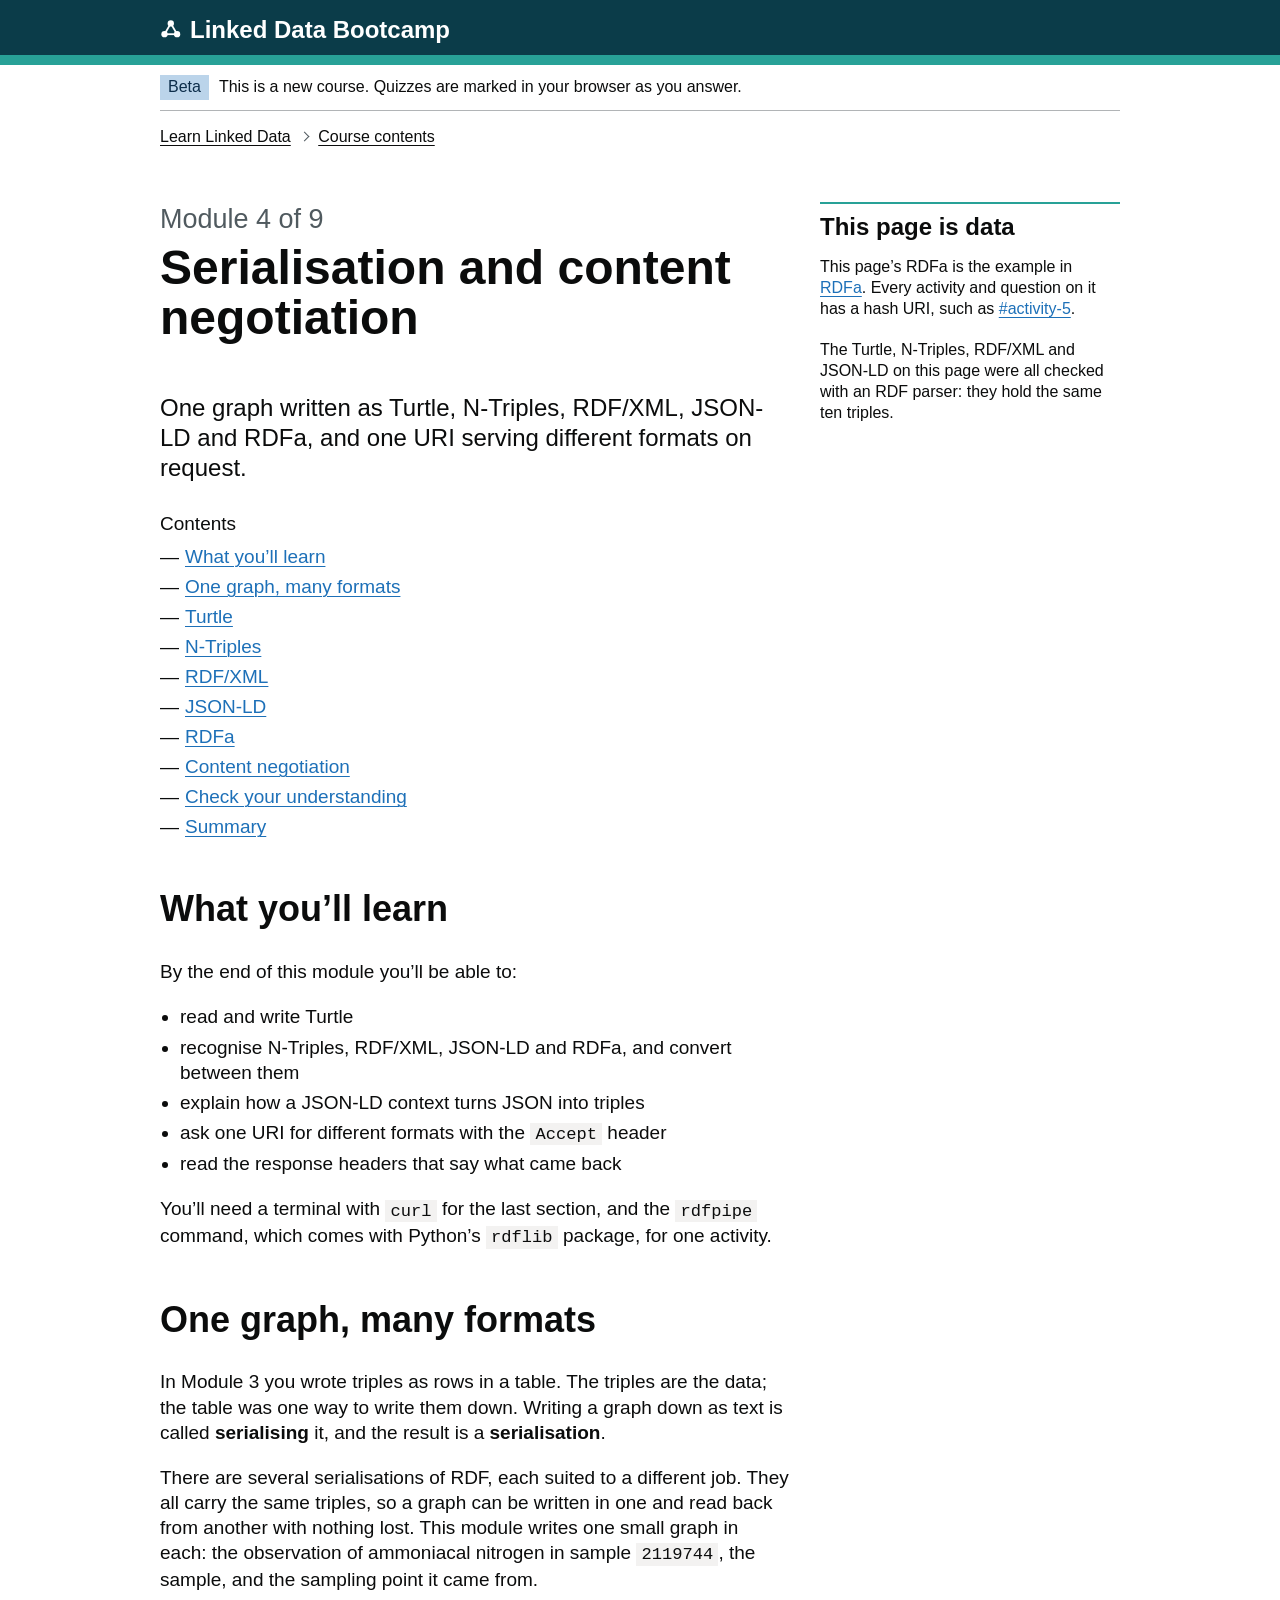
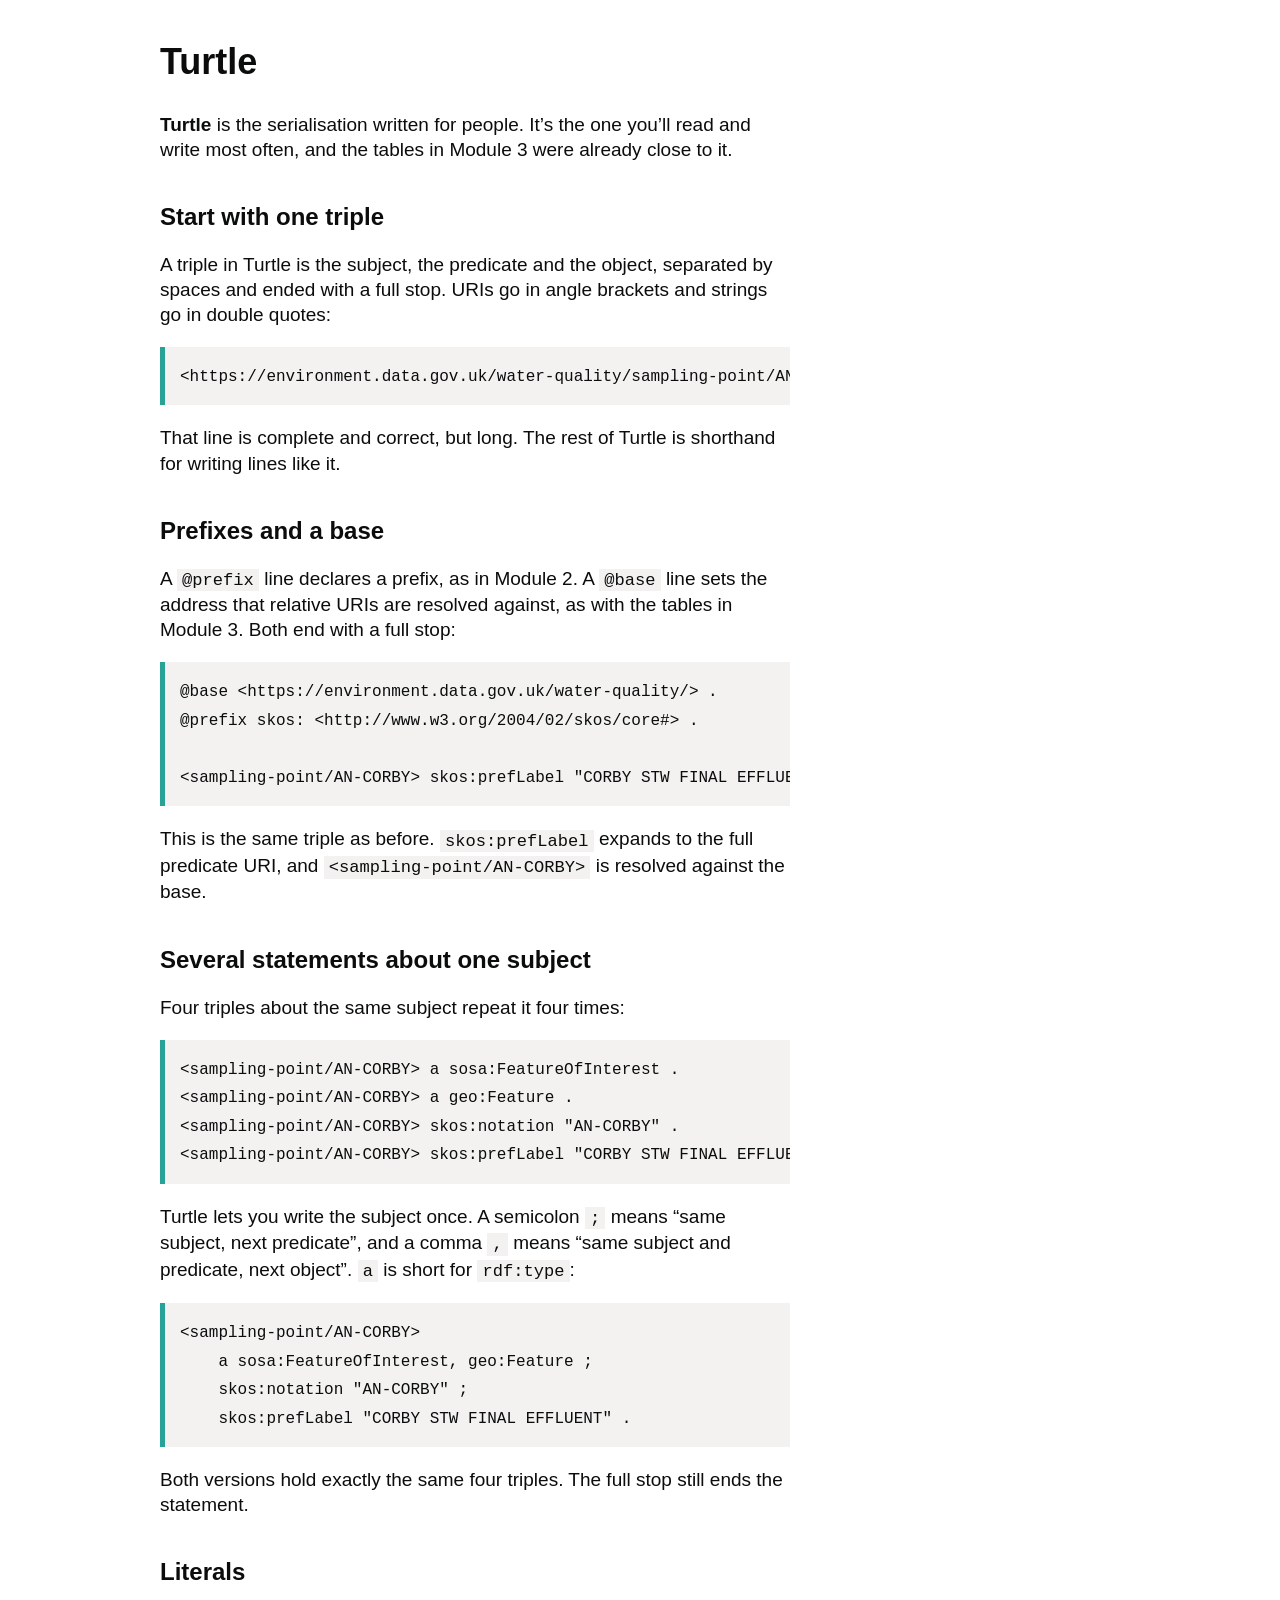
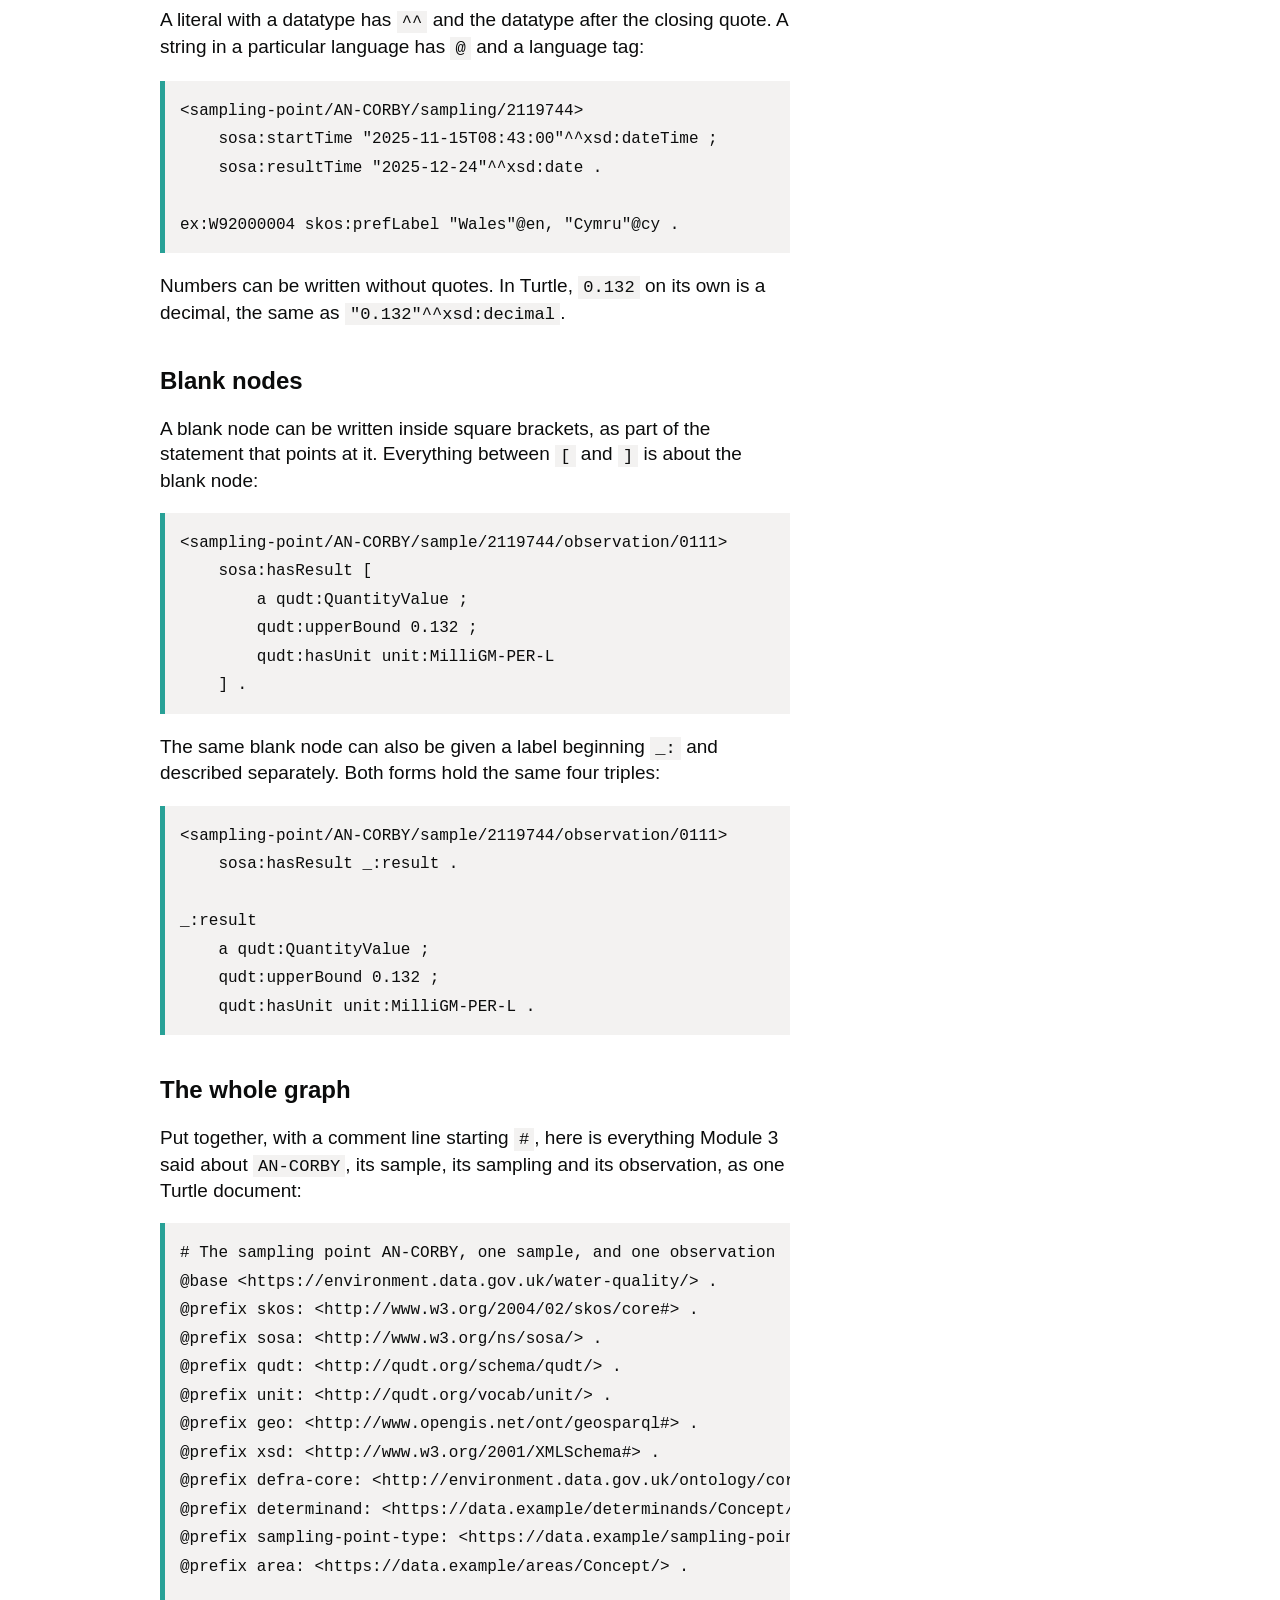
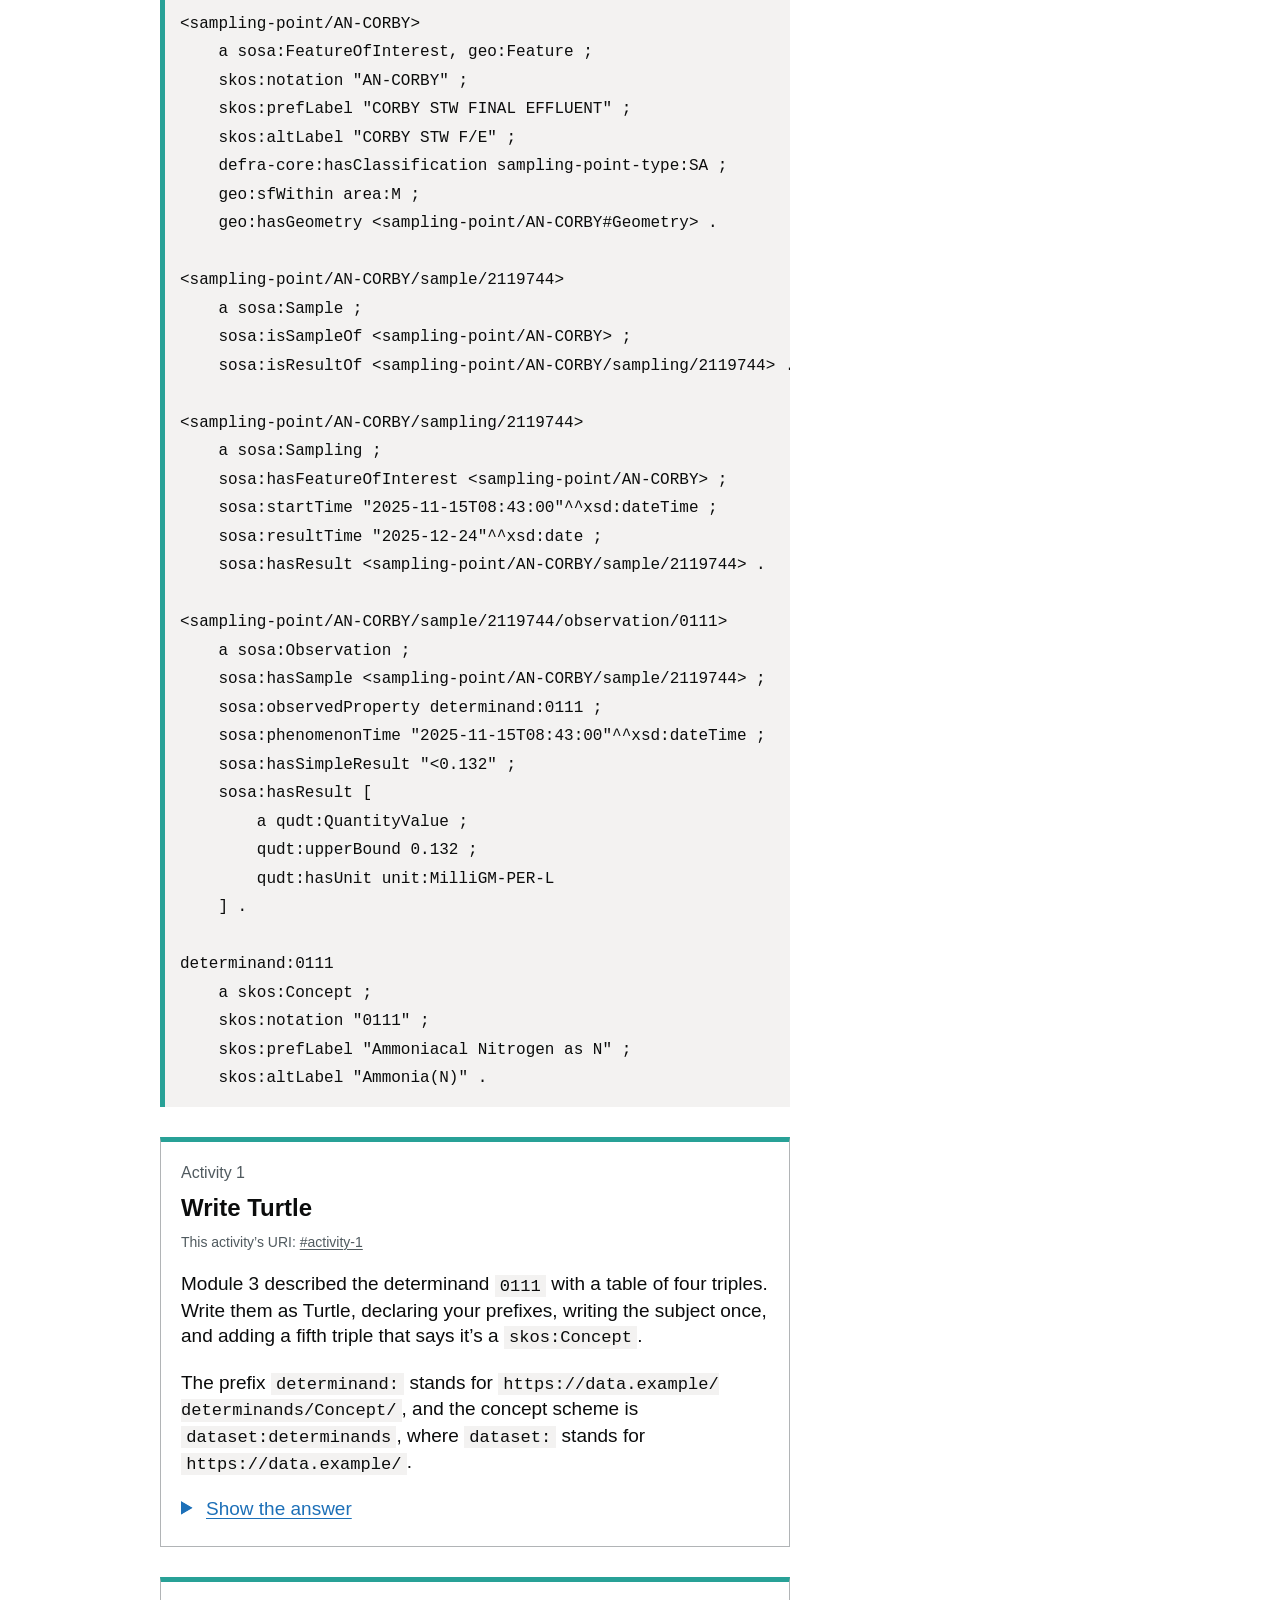
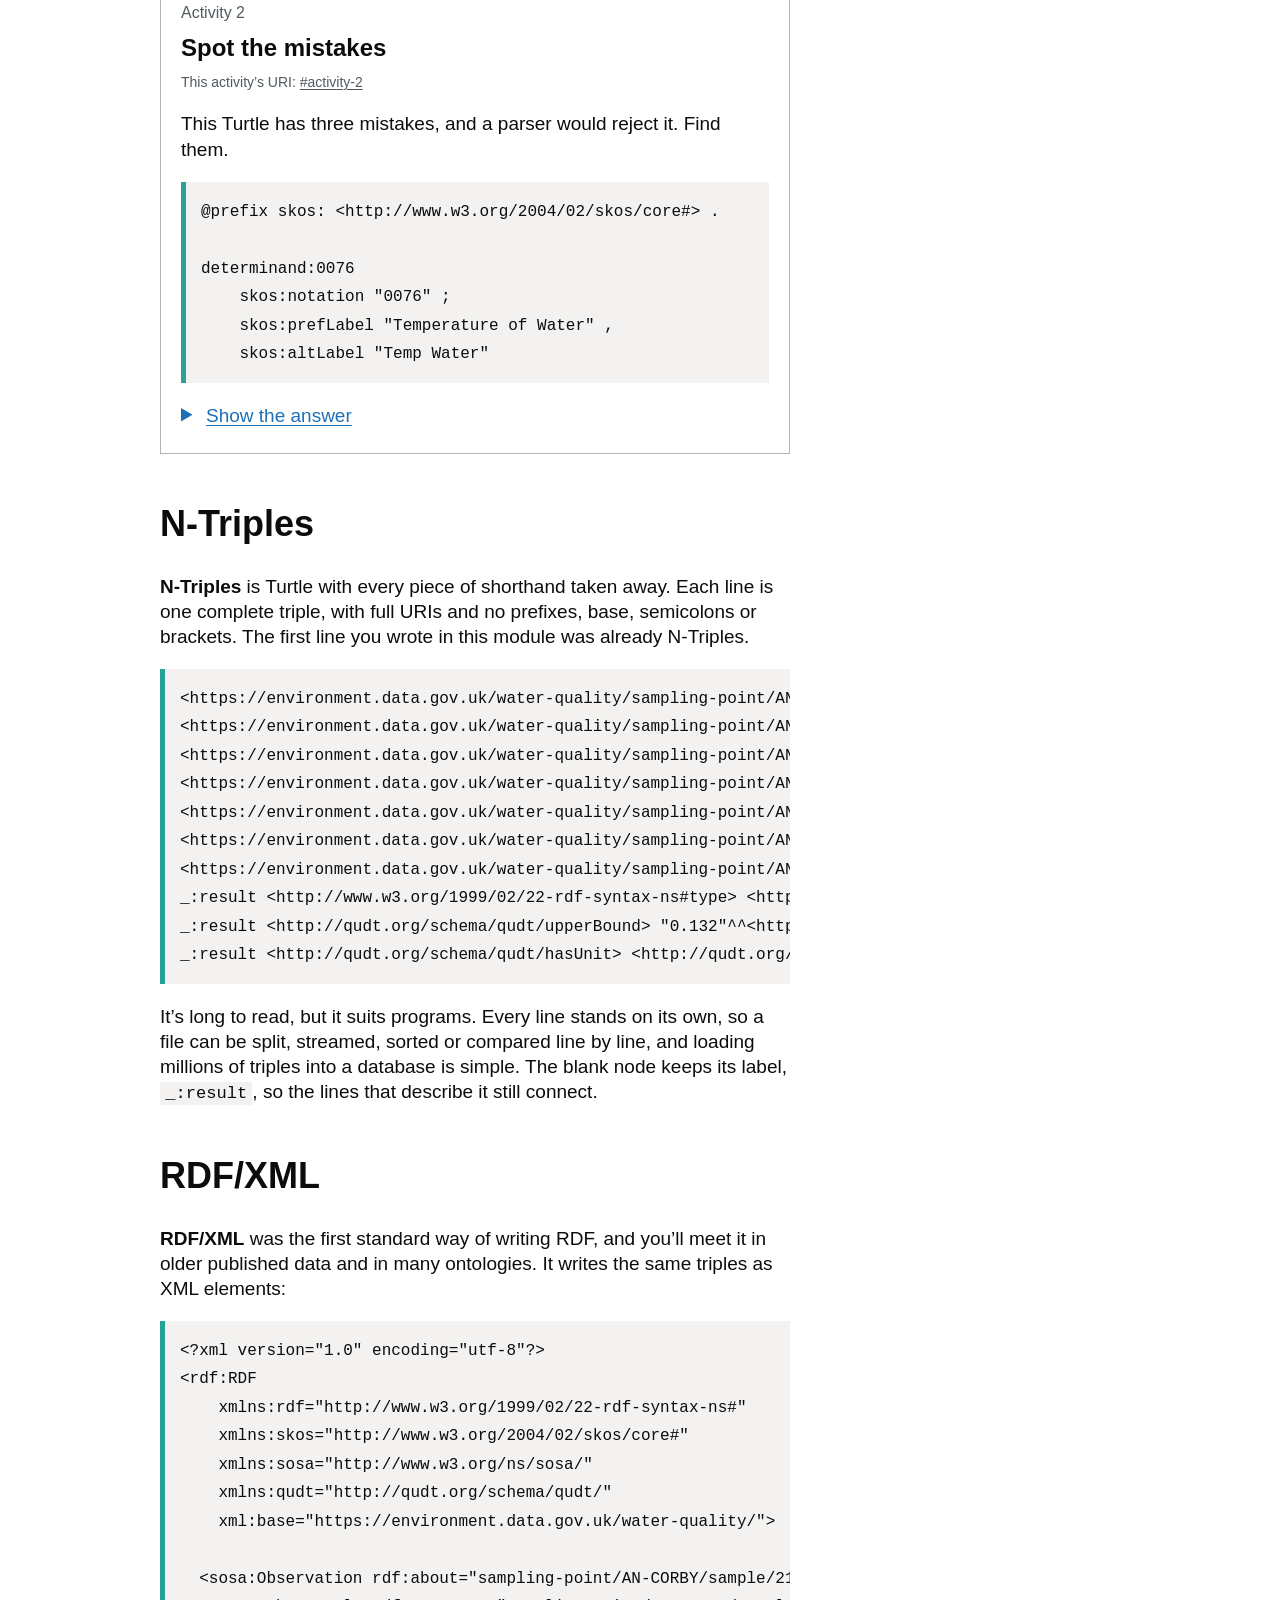
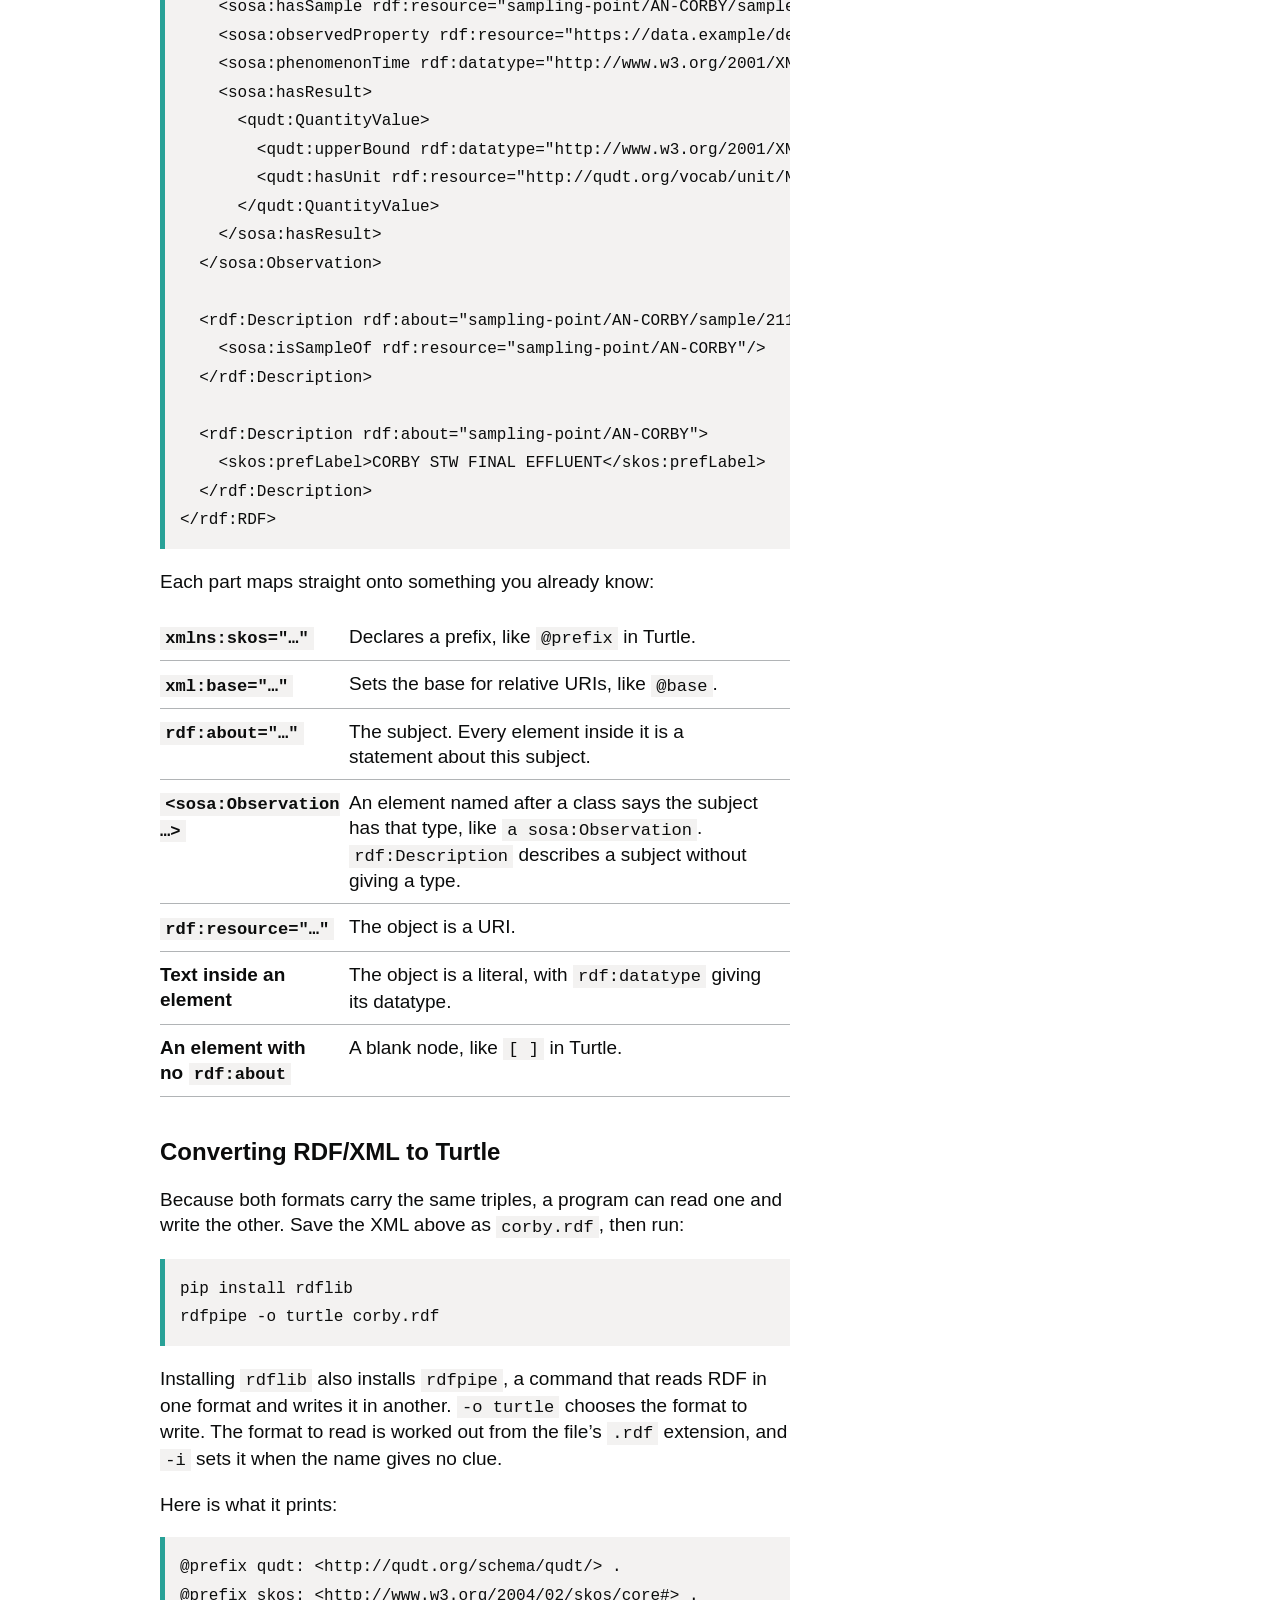
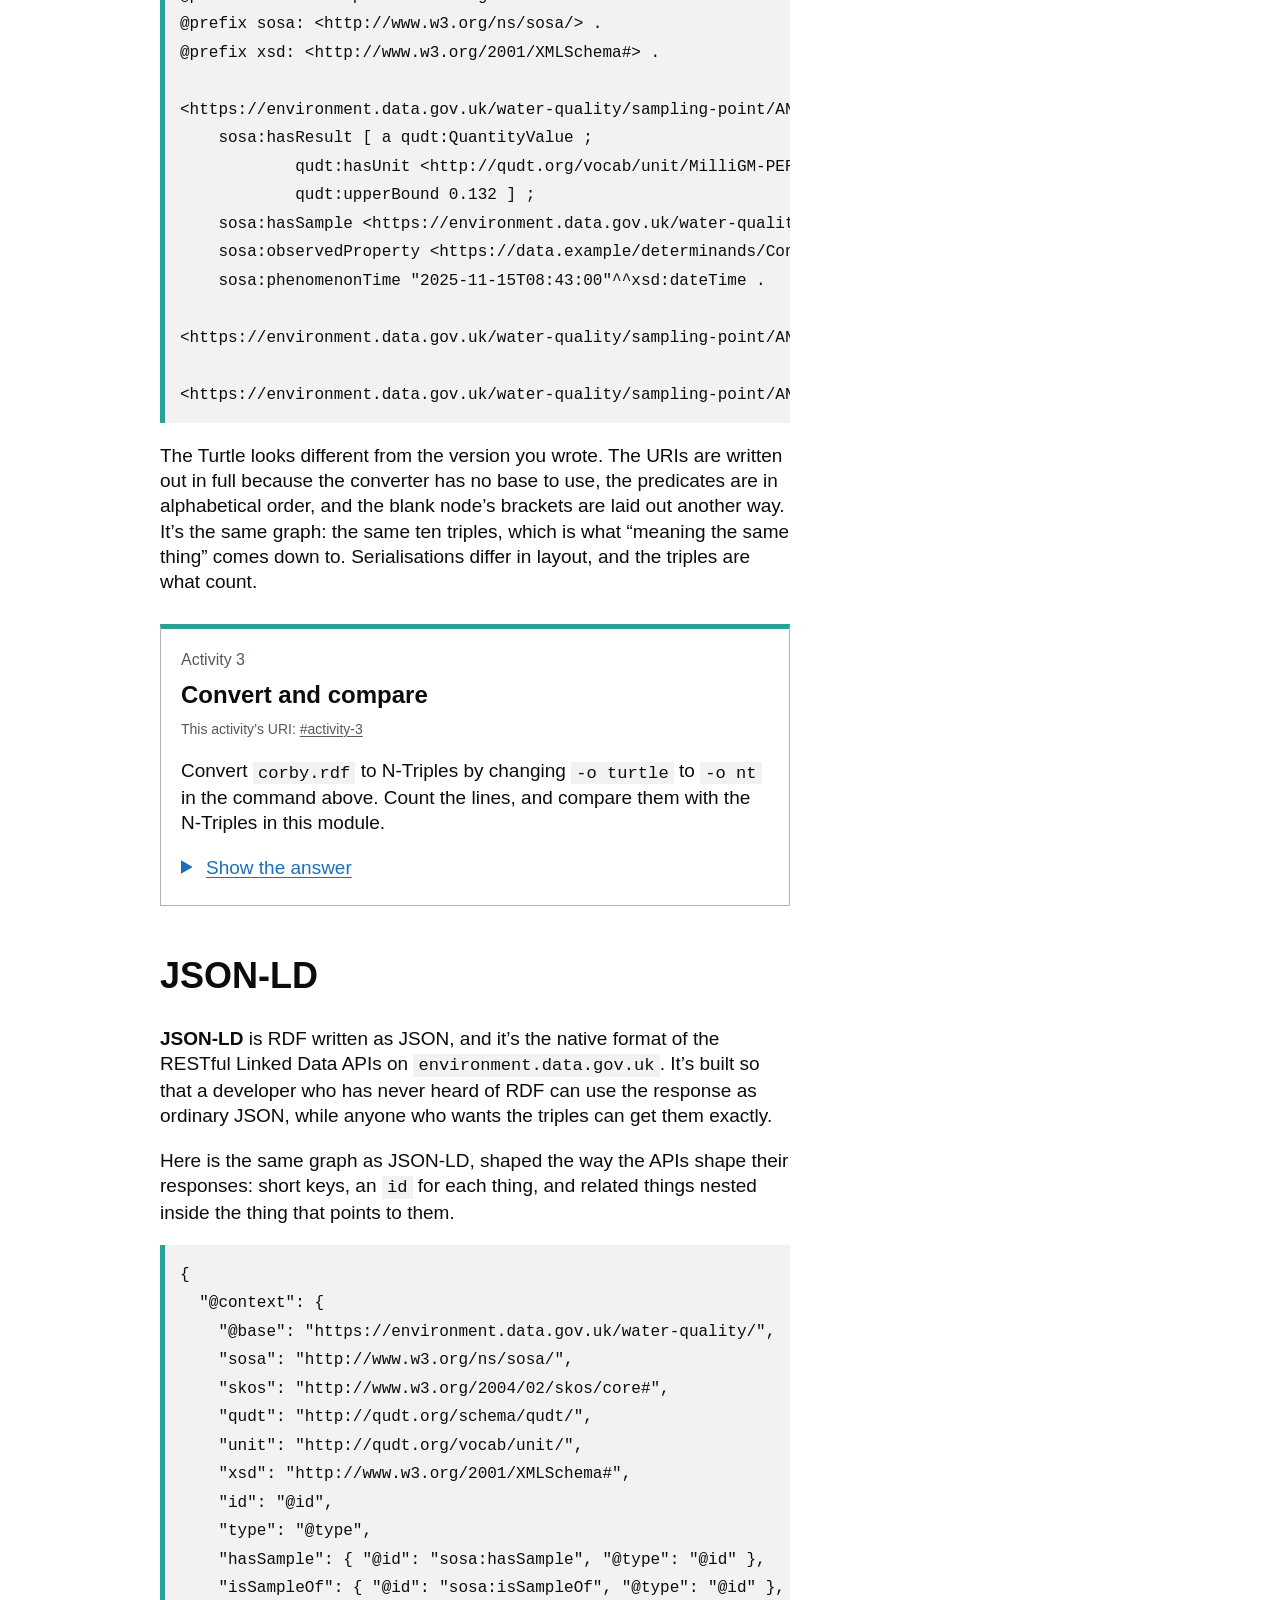
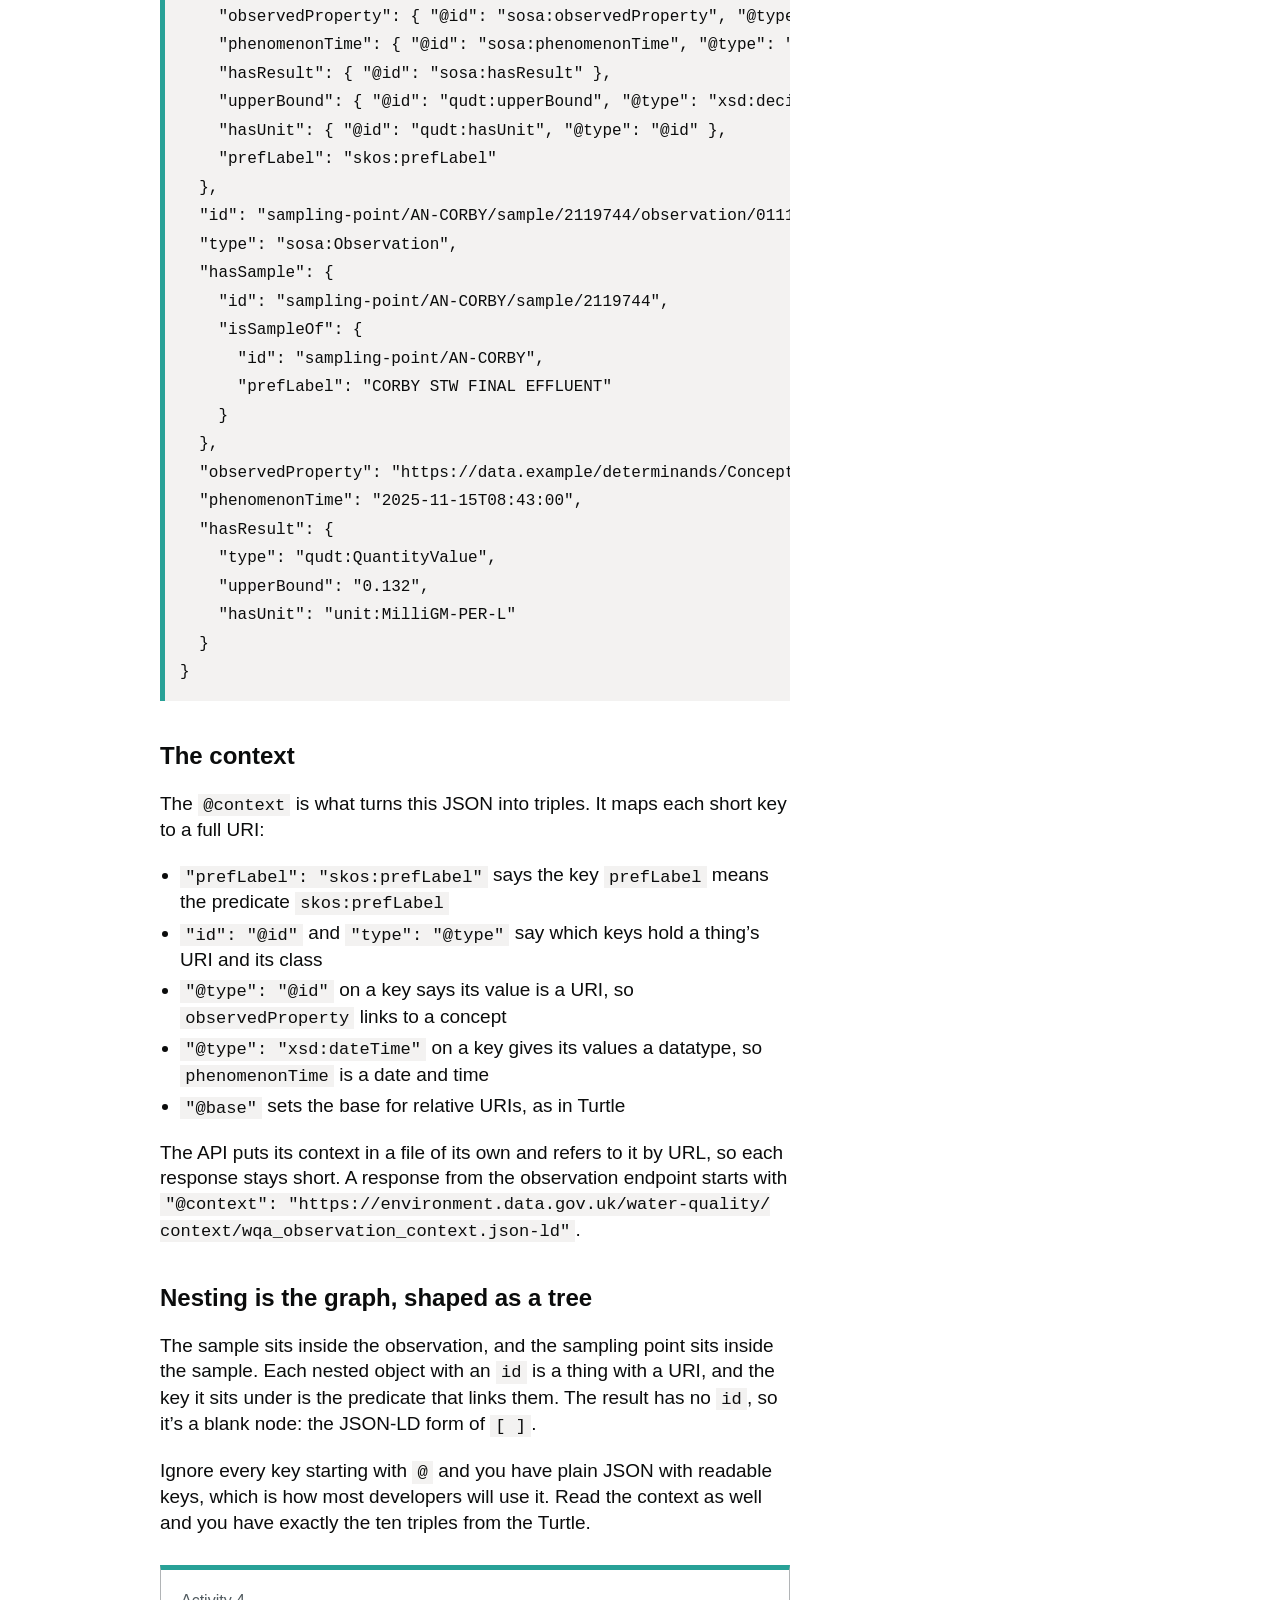
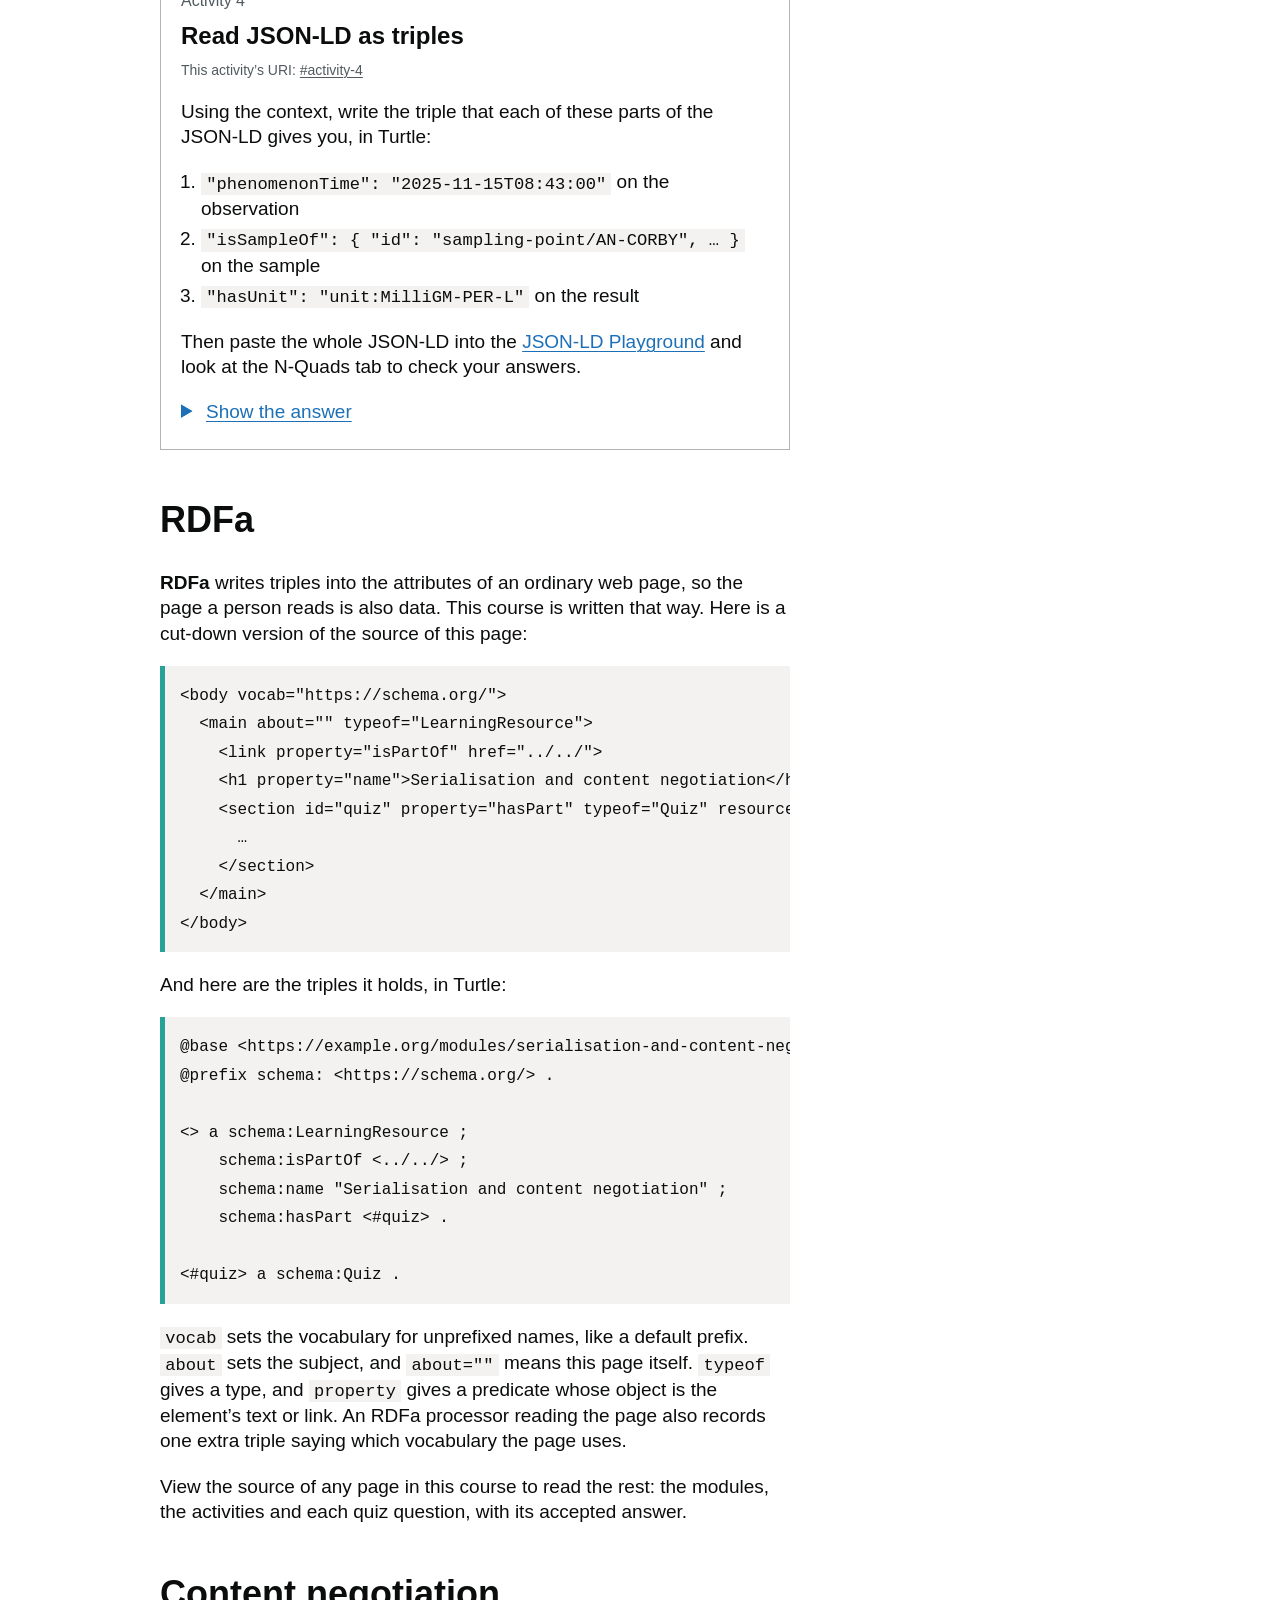
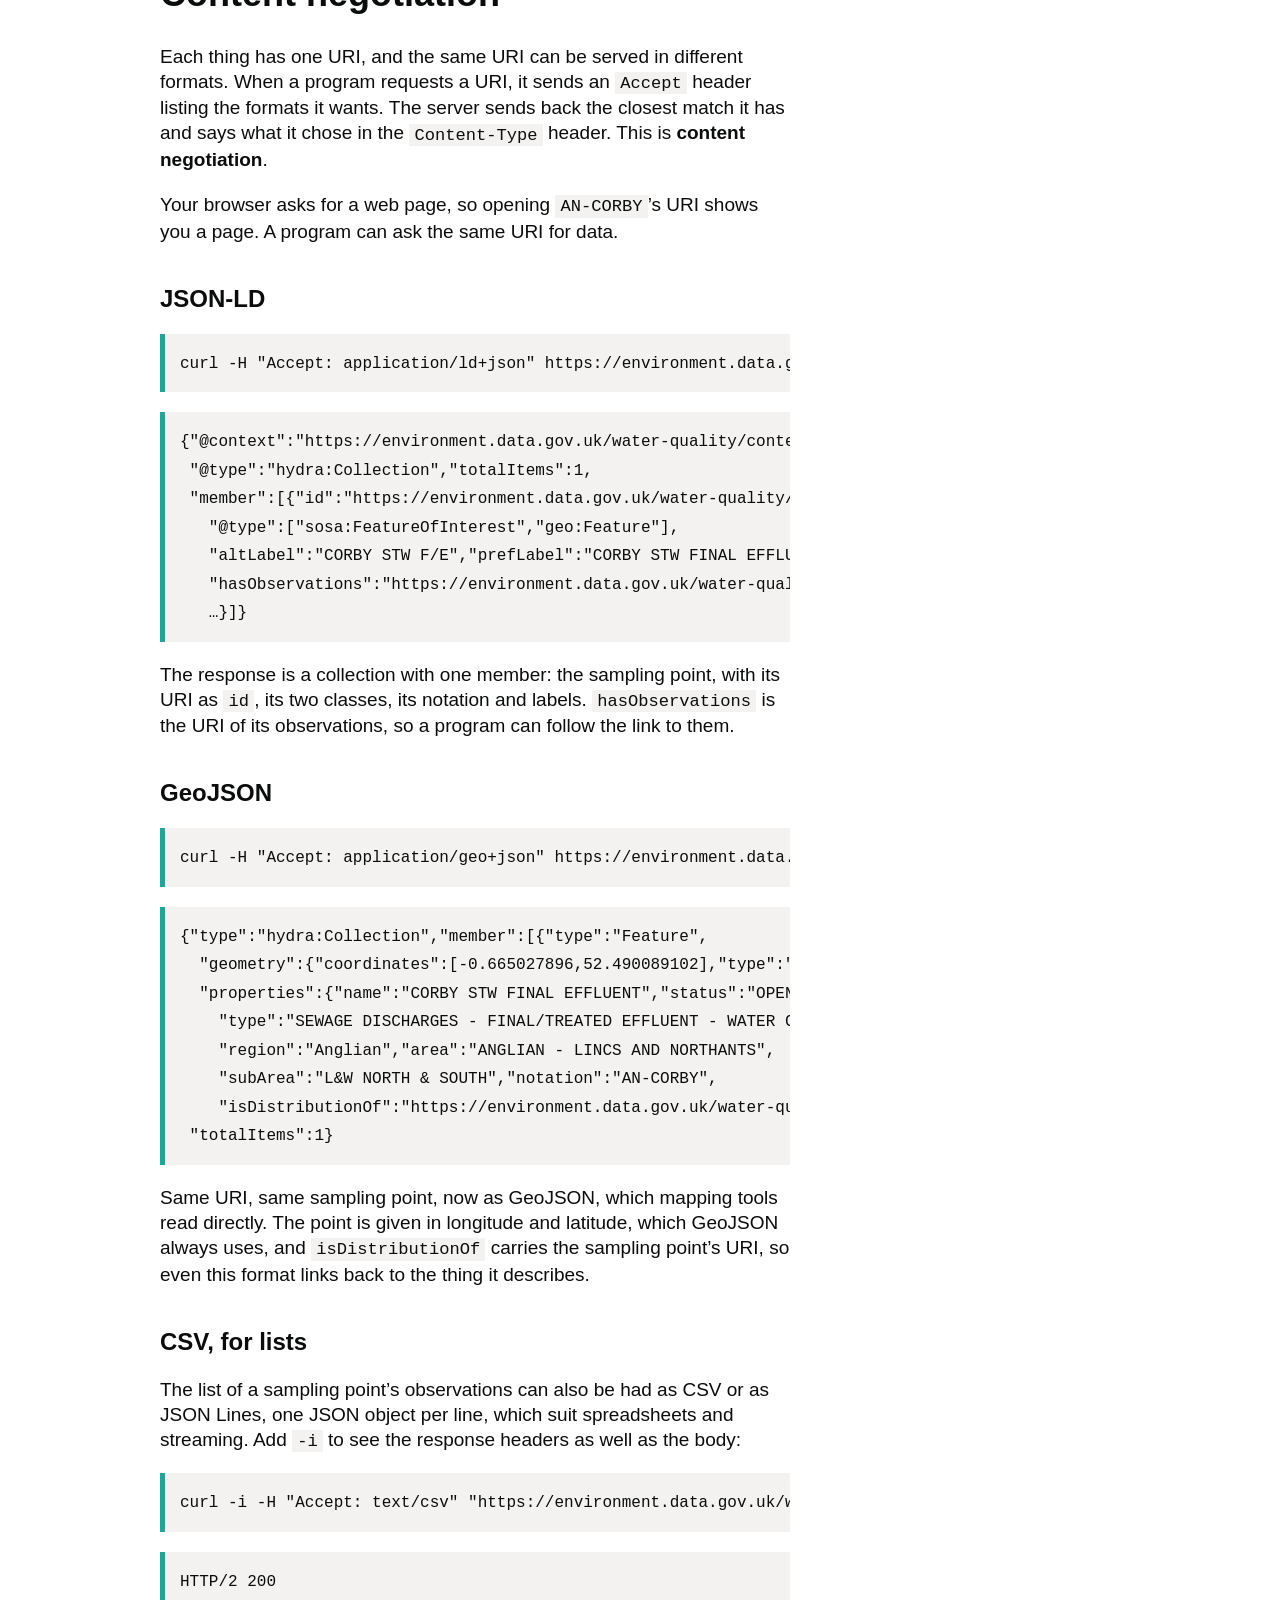
<file: modules/serialisation-and-content-negotiation/index.html>
<!DOCTYPE html>
<html lang="en-GB">
<head>
  <meta charset="utf-8">
  <meta name="viewport" content="width=device-width, initial-scale=1">
  <title>Module 4: Serialisation and content negotiation – Linked Data Bootcamp</title>
  <meta name="description" content="One graph written as Turtle, N-Triples, RDF/XML, JSON-LD and RDFa, and one URI serving different formats on request.">
  <link rel="stylesheet" href="../../assets/bootcamp.css">
</head>
<body vocab="https://schema.org/" prefix="dct: http://purl.org/dc/terms/">
  <a href="#main-content" class="skip-link">Skip to main content</a>

  <header class="header">
    <div class="width-container header__container">
      <a href="../../" class="header__service">
        <svg class="header__mark" viewBox="0 0 24 24" aria-hidden="true" focusable="false">
          <line x1="5" y1="18" x2="12" y2="6" stroke="currentColor" stroke-width="2"/>
          <line x1="12" y1="6" x2="19" y2="18" stroke="currentColor" stroke-width="2"/>
          <line x1="5" y1="18" x2="19" y2="18" stroke="currentColor" stroke-width="2"/>
          <circle cx="12" cy="6" r="3.5" fill="currentColor"/>
          <circle cx="5" cy="18" r="3.5" fill="currentColor"/>
          <circle cx="19" cy="18" r="3.5" fill="currentColor"/>
        </svg>Linked Data Bootcamp
      </a>
    </div>
  </header>

  <div class="width-container">
    <div class="phase-banner">
      <p><strong class="tag">Beta</strong>This is a new course. Quizzes are marked in your browser as you answer.</p>
    </div>

    <nav class="breadcrumbs" aria-label="Breadcrumb">
      <ol>
        <li><a href="../../">Learn Linked Data</a></li>
        <li><a href="../../#contents">Course contents</a></li>
      </ol>
    </nav>

    <main class="main-wrapper" id="main-content" about="" typeof="LearningResource">
      <link property="isPartOf" href="../../">
      <meta property="position" content="4">
      <meta property="learningResourceType" content="Module">
      <meta property="inLanguage" content="en-GB">
      <meta property="dct:modified" content="2026-10-29">
      <link property="license dct:license" href="https://creativecommons.org/publicdomain/zero/1.0/">

      <div class="grid-row">
        <div class="grid-column-two-thirds">
          <span class="caption-l">Module 4 of 9</span>
          <h1 property="name dct:title">Serialisation and content negotiation</h1>

          <p class="body-l" property="description">One graph written as Turtle, N-Triples, RDF/XML, JSON-LD and RDFa, and one URI serving different formats on request.</p>

          <nav class="contents-list" aria-label="Contents">
            <h2 class="contents-list__title">Contents</h2>
            <ol>
              <li><a href="#outcomes">What you’ll learn</a></li>
              <li><a href="#one-graph">One graph, many formats</a></li>
              <li><a href="#turtle">Turtle</a></li>
              <li><a href="#n-triples">N-Triples</a></li>
              <li><a href="#rdf-xml">RDF/XML</a></li>
              <li><a href="#json-ld">JSON-LD</a></li>
              <li><a href="#rdfa">RDFa</a></li>
              <li><a href="#content-negotiation">Content negotiation</a></li>
              <li><a href="#quiz">Check your understanding</a></li>
              <li><a href="#summary">Summary</a></li>
            </ol>
          </nav>

          <h2 id="outcomes">What you’ll learn</h2>

          <p>By the end of this module you’ll be able to:</p>
          <ul>
            <li property="teaches">read and write Turtle</li>
            <li property="teaches">recognise N-Triples, RDF/XML, JSON-LD and RDFa, and convert between them</li>
            <li property="teaches">explain how a JSON-LD context turns JSON into triples</li>
            <li property="teaches">ask one URI for different formats with the <code>Accept</code> header</li>
            <li property="teaches">read the response headers that say what came back</li>
          </ul>

          <p>You’ll need a terminal with <code>curl</code> for the last section, and the <code>rdfpipe</code> command, which comes with Python’s <code>rdflib</code> package, for one activity.</p>

          <h2 id="one-graph">One graph, many formats</h2>

          <p>In Module 3 you wrote triples as rows in a table. The triples are the data; the table was one way to write them down. Writing a graph down as text is called <strong>serialising</strong> it, and the result is a <strong>serialisation</strong>.</p>

          <p>There are several serialisations of RDF, each suited to a different job. They all carry the same triples, so a graph can be written in one and read back from another with nothing lost. This module writes one small graph in each: the observation of ammoniacal nitrogen in sample <code>2119744</code>, the sample, and the sampling point it came from.</p>

          <h2 id="turtle">Turtle</h2>

          <p><strong>Turtle</strong> is the serialisation written for people. It’s the one you’ll read and write most often, and the tables in Module 3 were already close to it.</p>

          <h3>Start with one triple</h3>

          <p>A triple in Turtle is the subject, the predicate and the object, separated by spaces and ended with a full stop. URIs go in angle brackets and strings go in double quotes:</p>

          <pre><code>&lt;https://environment.data.gov.uk/water-quality/sampling-point/AN-CORBY&gt; &lt;http://www.w3.org/2004/02/skos/core#prefLabel&gt; "CORBY STW FINAL EFFLUENT" .</code></pre>

          <p>That line is complete and correct, but long. The rest of Turtle is shorthand for writing lines like it.</p>

          <h3>Prefixes and a base</h3>

          <p>A <code>@prefix</code> line declares a prefix, as in Module 2. A <code>@base</code> line sets the address that relative URIs are resolved against, as with the tables in Module 3. Both end with a full stop:</p>

          <pre><code>@base &lt;https://environment.data.gov.uk/water-quality/&gt; .
@prefix skos: &lt;http://www.w3.org/2004/02/skos/core#&gt; .

&lt;sampling-point/AN-CORBY&gt; skos:prefLabel "CORBY STW FINAL EFFLUENT" .</code></pre>

          <p>This is the same triple as before. <code>skos:prefLabel</code> expands to the full predicate URI, and <code><span class="nw">&lt;sampling-point/</span><wbr><span class="nw">AN-CORBY&gt;</span></code> is resolved against the base.</p>

          <h3>Several statements about one subject</h3>

          <p>Four triples about the same subject repeat it four times:</p>

          <pre><code>&lt;sampling-point/AN-CORBY&gt; a sosa:FeatureOfInterest .
&lt;sampling-point/AN-CORBY&gt; a geo:Feature .
&lt;sampling-point/AN-CORBY&gt; skos:notation "AN-CORBY" .
&lt;sampling-point/AN-CORBY&gt; skos:prefLabel "CORBY STW FINAL EFFLUENT" .</code></pre>

          <p>Turtle lets you write the subject once. A semicolon <code>;</code> means “same subject, next predicate”, and a comma <code>,</code> means “same subject and predicate, next object”. <code>a</code> is short for <code>rdf:type</code>:</p>

          <pre><code>&lt;sampling-point/AN-CORBY&gt;
    a sosa:FeatureOfInterest, geo:Feature ;
    skos:notation "AN-CORBY" ;
    skos:prefLabel "CORBY STW FINAL EFFLUENT" .</code></pre>

          <p>Both versions hold exactly the same four triples. The full stop still ends the statement.</p>

          <h3>Literals</h3>

          <p>A literal with a datatype has <code>^^</code> and the datatype after the closing quote. A string in a particular language has <code>@</code> and a language tag:</p>

          <pre><code>&lt;sampling-point/AN-CORBY/sampling/2119744&gt;
    sosa:startTime "2025-11-15T08:43:00"^^xsd:dateTime ;
    sosa:resultTime "2025-12-24"^^xsd:date .

ex:W92000004 skos:prefLabel "Wales"@en, "Cymru"@cy .</code></pre>

          <p>Numbers can be written without quotes. In Turtle, <code>0.132</code> on its own is a decimal, the same as <code>"0.132"^^xsd:decimal</code>.</p>

          <h3>Blank nodes</h3>

          <p>A blank node can be written inside square brackets, as part of the statement that points at it. Everything between <code>[</code> and <code>]</code> is about the blank node:</p>

          <pre><code>&lt;sampling-point/AN-CORBY/sample/2119744/observation/0111&gt;
    sosa:hasResult [
        a qudt:QuantityValue ;
        qudt:upperBound 0.132 ;
        qudt:hasUnit unit:MilliGM-PER-L
    ] .</code></pre>

          <p>The same blank node can also be given a label beginning <code>_:</code> and described separately. Both forms hold the same four triples:</p>

          <pre><code>&lt;sampling-point/AN-CORBY/sample/2119744/observation/0111&gt;
    sosa:hasResult _:result .

_:result
    a qudt:QuantityValue ;
    qudt:upperBound 0.132 ;
    qudt:hasUnit unit:MilliGM-PER-L .</code></pre>

          <h3>The whole graph</h3>

          <p>Put together, with a comment line starting <code>#</code>, here is everything Module 3 said about <code>AN-CORBY</code>, its sample, its sampling and its observation, as one Turtle document:</p>

          <pre><code># The sampling point AN-CORBY, one sample, and one observation
@base &lt;https://environment.data.gov.uk/water-quality/&gt; .
@prefix skos: &lt;http://www.w3.org/2004/02/skos/core#&gt; .
@prefix sosa: &lt;http://www.w3.org/ns/sosa/&gt; .
@prefix qudt: &lt;http://qudt.org/schema/qudt/&gt; .
@prefix unit: &lt;http://qudt.org/vocab/unit/&gt; .
@prefix geo: &lt;http://www.opengis.net/ont/geosparql#&gt; .
@prefix xsd: &lt;http://www.w3.org/2001/XMLSchema#&gt; .
@prefix defra-core: &lt;http://environment.data.gov.uk/ontology/core/&gt; .
@prefix determinand: &lt;https://data.example/determinands/Concept/&gt; .
@prefix sampling-point-type: &lt;https://data.example/sampling-point-types/Concept/&gt; .
@prefix area: &lt;https://data.example/areas/Concept/&gt; .

&lt;sampling-point/AN-CORBY&gt;
    a sosa:FeatureOfInterest, geo:Feature ;
    skos:notation "AN-CORBY" ;
    skos:prefLabel "CORBY STW FINAL EFFLUENT" ;
    skos:altLabel "CORBY STW F/E" ;
    defra-core:hasClassification sampling-point-type:SA ;
    geo:sfWithin area:M ;
    geo:hasGeometry &lt;sampling-point/AN-CORBY#Geometry&gt; .

&lt;sampling-point/AN-CORBY/sample/2119744&gt;
    a sosa:Sample ;
    sosa:isSampleOf &lt;sampling-point/AN-CORBY&gt; ;
    sosa:isResultOf &lt;sampling-point/AN-CORBY/sampling/2119744&gt; .

&lt;sampling-point/AN-CORBY/sampling/2119744&gt;
    a sosa:Sampling ;
    sosa:hasFeatureOfInterest &lt;sampling-point/AN-CORBY&gt; ;
    sosa:startTime "2025-11-15T08:43:00"^^xsd:dateTime ;
    sosa:resultTime "2025-12-24"^^xsd:date ;
    sosa:hasResult &lt;sampling-point/AN-CORBY/sample/2119744&gt; .

&lt;sampling-point/AN-CORBY/sample/2119744/observation/0111&gt;
    a sosa:Observation ;
    sosa:hasSample &lt;sampling-point/AN-CORBY/sample/2119744&gt; ;
    sosa:observedProperty determinand:0111 ;
    sosa:phenomenonTime "2025-11-15T08:43:00"^^xsd:dateTime ;
    sosa:hasSimpleResult "&lt;0.132" ;
    sosa:hasResult [
        a qudt:QuantityValue ;
        qudt:upperBound 0.132 ;
        qudt:hasUnit unit:MilliGM-PER-L
    ] .

determinand:0111
    a skos:Concept ;
    skos:notation "0111" ;
    skos:prefLabel "Ammoniacal Nitrogen as N" ;
    skos:altLabel "Ammonia(N)" .</code></pre>

          <section class="activity" id="activity-1" property="hasPart" typeof="LearningResource" resource="#activity-1">
            <span class="activity__label">Activity 1</span>
            <h3 property="name">Write Turtle</h3>
            <span class="anchor-uri">This activity’s URI: <a href="#activity-1">#activity-1</a></span>
            <meta property="learningResourceType" content="Activity">
            <div property="description">
              <p>Module 3 described the determinand <code>0111</code> with a table of four triples. Write them as Turtle, declaring your prefixes, writing the subject once, and adding a fifth triple that says it’s a <code>skos:Concept</code>.</p>
              <p>The prefix <code>determinand:</code> stands for <code><span class="nw">https://data.example/</span><wbr><span class="nw">determinands/</span><wbr><span class="nw">Concept/</span></code>, and the concept scheme is <code>dataset:determinands</code>, where <code>dataset:</code> stands for <code>https://data.example/</code>.</p>
            </div>

            <details class="details">
              <summary class="details__summary"><span class="details__summary-text">Show the answer</span></summary>
              <div class="details__text">
                <pre><code>@prefix skos: &lt;http://www.w3.org/2004/02/skos/core#&gt; .
@prefix determinand: &lt;https://data.example/determinands/Concept/&gt; .
@prefix dataset: &lt;https://data.example/&gt; .

determinand:0111
    a skos:Concept ;
    skos:notation "0111" ;
    skos:prefLabel "Ammoniacal Nitrogen as N" ;
    skos:altLabel "Ammonia(N)" ;
    skos:inScheme dataset:determinands .</code></pre>
                <p>Each line before the last ends with a semicolon, because the subject carries on. The last ends with a full stop.</p>
              </div>
            </details>
          </section>

          <section class="activity" id="activity-2" property="hasPart" typeof="LearningResource" resource="#activity-2">
            <span class="activity__label">Activity 2</span>
            <h3 property="name">Spot the mistakes</h3>
            <span class="anchor-uri">This activity’s URI: <a href="#activity-2">#activity-2</a></span>
            <meta property="learningResourceType" content="Activity">
            <div property="description">
              <p>This Turtle has three mistakes, and a parser would reject it. Find them.</p>
              <pre><code>@prefix skos: &lt;http://www.w3.org/2004/02/skos/core#&gt; .

determinand:0076
    skos:notation "0076" ;
    skos:prefLabel "Temperature of Water" ,
    skos:altLabel "Temp Water"</code></pre>
            </div>

            <details class="details">
              <summary class="details__summary"><span class="details__summary-text">Show the answer</span></summary>
              <div class="details__text">
                <ol>
                  <li>The prefix <code>determinand:</code> is used but never declared.</li>
                  <li>The line with <code>skos:prefLabel</code> ends in a comma, which would make the next line another label. It needs a semicolon.</li>
                  <li>The last line has no full stop.</li>
                </ol>
                <pre><code>@prefix skos: &lt;http://www.w3.org/2004/02/skos/core#&gt; .
@prefix determinand: &lt;https://data.example/determinands/Concept/&gt; .

determinand:0076
    skos:notation "0076" ;
    skos:prefLabel "Temperature of Water" ;
    skos:altLabel "Temp Water" .</code></pre>
              </div>
            </details>
          </section>

          <h2 id="n-triples">N-Triples</h2>

          <p><strong>N-Triples</strong> is Turtle with every piece of shorthand taken away. Each line is one complete triple, with full URIs and no prefixes, base, semicolons or brackets. The first line you wrote in this module was already N-Triples.</p>

          <pre><code>&lt;https://environment.data.gov.uk/water-quality/sampling-point/AN-CORBY&gt; &lt;http://www.w3.org/2004/02/skos/core#prefLabel&gt; "CORBY STW FINAL EFFLUENT" .
&lt;https://environment.data.gov.uk/water-quality/sampling-point/AN-CORBY/sample/2119744&gt; &lt;http://www.w3.org/ns/sosa/isSampleOf&gt; &lt;https://environment.data.gov.uk/water-quality/sampling-point/AN-CORBY&gt; .
&lt;https://environment.data.gov.uk/water-quality/sampling-point/AN-CORBY/sample/2119744/observation/0111&gt; &lt;http://www.w3.org/1999/02/22-rdf-syntax-ns#type&gt; &lt;http://www.w3.org/ns/sosa/Observation&gt; .
&lt;https://environment.data.gov.uk/water-quality/sampling-point/AN-CORBY/sample/2119744/observation/0111&gt; &lt;http://www.w3.org/ns/sosa/hasSample&gt; &lt;https://environment.data.gov.uk/water-quality/sampling-point/AN-CORBY/sample/2119744&gt; .
&lt;https://environment.data.gov.uk/water-quality/sampling-point/AN-CORBY/sample/2119744/observation/0111&gt; &lt;http://www.w3.org/ns/sosa/observedProperty&gt; &lt;https://data.example/determinands/Concept/0111&gt; .
&lt;https://environment.data.gov.uk/water-quality/sampling-point/AN-CORBY/sample/2119744/observation/0111&gt; &lt;http://www.w3.org/ns/sosa/phenomenonTime&gt; "2025-11-15T08:43:00"^^&lt;http://www.w3.org/2001/XMLSchema#dateTime&gt; .
&lt;https://environment.data.gov.uk/water-quality/sampling-point/AN-CORBY/sample/2119744/observation/0111&gt; &lt;http://www.w3.org/ns/sosa/hasResult&gt; _:result .
_:result &lt;http://www.w3.org/1999/02/22-rdf-syntax-ns#type&gt; &lt;http://qudt.org/schema/qudt/QuantityValue&gt; .
_:result &lt;http://qudt.org/schema/qudt/upperBound&gt; "0.132"^^&lt;http://www.w3.org/2001/XMLSchema#decimal&gt; .
_:result &lt;http://qudt.org/schema/qudt/hasUnit&gt; &lt;http://qudt.org/vocab/unit/MilliGM-PER-L&gt; .</code></pre>

          <p>It’s long to read, but it suits programs. Every line stands on its own, so a file can be split, streamed, sorted or compared line by line, and loading millions of triples into a database is simple. The blank node keeps its label, <code>_:result</code>, so the lines that describe it still connect.</p>

          <h2 id="rdf-xml">RDF/XML</h2>

          <p><strong>RDF/XML</strong> was the first standard way of writing RDF, and you’ll meet it in older published data and in many ontologies. It writes the same triples as XML elements:</p>

          <pre><code>&lt;?xml version="1.0" encoding="utf-8"?&gt;
&lt;rdf:RDF
    xmlns:rdf="http://www.w3.org/1999/02/22-rdf-syntax-ns#"
    xmlns:skos="http://www.w3.org/2004/02/skos/core#"
    xmlns:sosa="http://www.w3.org/ns/sosa/"
    xmlns:qudt="http://qudt.org/schema/qudt/"
    xml:base="https://environment.data.gov.uk/water-quality/"&gt;

  &lt;sosa:Observation rdf:about="sampling-point/AN-CORBY/sample/2119744/observation/0111"&gt;
    &lt;sosa:hasSample rdf:resource="sampling-point/AN-CORBY/sample/2119744"/&gt;
    &lt;sosa:observedProperty rdf:resource="https://data.example/determinands/Concept/0111"/&gt;
    &lt;sosa:phenomenonTime rdf:datatype="http://www.w3.org/2001/XMLSchema#dateTime"&gt;2025-11-15T08:43:00&lt;/sosa:phenomenonTime&gt;
    &lt;sosa:hasResult&gt;
      &lt;qudt:QuantityValue&gt;
        &lt;qudt:upperBound rdf:datatype="http://www.w3.org/2001/XMLSchema#decimal"&gt;0.132&lt;/qudt:upperBound&gt;
        &lt;qudt:hasUnit rdf:resource="http://qudt.org/vocab/unit/MilliGM-PER-L"/&gt;
      &lt;/qudt:QuantityValue&gt;
    &lt;/sosa:hasResult&gt;
  &lt;/sosa:Observation&gt;

  &lt;rdf:Description rdf:about="sampling-point/AN-CORBY/sample/2119744"&gt;
    &lt;sosa:isSampleOf rdf:resource="sampling-point/AN-CORBY"/&gt;
  &lt;/rdf:Description&gt;

  &lt;rdf:Description rdf:about="sampling-point/AN-CORBY"&gt;
    &lt;skos:prefLabel&gt;CORBY STW FINAL EFFLUENT&lt;/skos:prefLabel&gt;
  &lt;/rdf:Description&gt;
&lt;/rdf:RDF&gt;</code></pre>

          <p>Each part maps straight onto something you already know:</p>

          <dl class="summary-list summary-list--narrow-key">
            <div class="summary-list__row">
              <dt class="summary-list__key"><code>xmlns:skos="…"</code></dt>
              <dd class="summary-list__value">Declares a prefix, like <code>@prefix</code> in Turtle.</dd>
            </div>
            <div class="summary-list__row">
              <dt class="summary-list__key"><code>xml:base="…"</code></dt>
              <dd class="summary-list__value">Sets the base for relative URIs, like <code>@base</code>.</dd>
            </div>
            <div class="summary-list__row">
              <dt class="summary-list__key"><code>rdf:about="…"</code></dt>
              <dd class="summary-list__value">The subject. Every element inside it is a statement about this subject.</dd>
            </div>
            <div class="summary-list__row">
              <dt class="summary-list__key"><code>&lt;sosa:Observation …&gt;</code></dt>
              <dd class="summary-list__value">An element named after a class says the subject has that type, like <code>a sosa:Observation</code>. <code>rdf:Description</code> describes a subject without giving a type.</dd>
            </div>
            <div class="summary-list__row">
              <dt class="summary-list__key"><code>rdf:resource="…"</code></dt>
              <dd class="summary-list__value">The object is a URI.</dd>
            </div>
            <div class="summary-list__row">
              <dt class="summary-list__key">Text inside an element</dt>
              <dd class="summary-list__value">The object is a literal, with <code>rdf:datatype</code> giving its datatype.</dd>
            </div>
            <div class="summary-list__row">
              <dt class="summary-list__key">An element with no <code>rdf:about</code></dt>
              <dd class="summary-list__value">A blank node, like <code>[ ]</code> in Turtle.</dd>
            </div>
          </dl>

          <h3>Converting RDF/XML to Turtle</h3>

          <p>Because both formats carry the same triples, a program can read one and write the other. Save the XML above as <code>corby.rdf</code>, then run:</p>

          <pre><code>pip install rdflib
rdfpipe -o turtle corby.rdf</code></pre>

          <p>Installing <code>rdflib</code> also installs <code>rdfpipe</code>, a command that reads RDF in one format and writes it in another. <code>-o turtle</code> chooses the format to write. The format to read is worked out from the file’s <code>.rdf</code> extension, and <code>-i</code> sets it when the name gives no clue.</p>

          <p>Here is what it prints:</p>

          <pre><code>@prefix qudt: &lt;http://qudt.org/schema/qudt/&gt; .
@prefix skos: &lt;http://www.w3.org/2004/02/skos/core#&gt; .
@prefix sosa: &lt;http://www.w3.org/ns/sosa/&gt; .
@prefix xsd: &lt;http://www.w3.org/2001/XMLSchema#&gt; .

&lt;https://environment.data.gov.uk/water-quality/sampling-point/AN-CORBY/sample/2119744/observation/0111&gt; a sosa:Observation ;
    sosa:hasResult [ a qudt:QuantityValue ;
            qudt:hasUnit &lt;http://qudt.org/vocab/unit/MilliGM-PER-L&gt; ;
            qudt:upperBound 0.132 ] ;
    sosa:hasSample &lt;https://environment.data.gov.uk/water-quality/sampling-point/AN-CORBY/sample/2119744&gt; ;
    sosa:observedProperty &lt;https://data.example/determinands/Concept/0111&gt; ;
    sosa:phenomenonTime "2025-11-15T08:43:00"^^xsd:dateTime .

&lt;https://environment.data.gov.uk/water-quality/sampling-point/AN-CORBY&gt; skos:prefLabel "CORBY STW FINAL EFFLUENT" .

&lt;https://environment.data.gov.uk/water-quality/sampling-point/AN-CORBY/sample/2119744&gt; sosa:isSampleOf &lt;https://environment.data.gov.uk/water-quality/sampling-point/AN-CORBY&gt; .</code></pre>

          <p>The Turtle looks different from the version you wrote. The URIs are written out in full because the converter has no base to use, the predicates are in alphabetical order, and the blank node’s brackets are laid out another way. It’s the same graph: the same ten triples, which is what “meaning the same thing” comes down to. Serialisations differ in layout, and the triples are what count.</p>

          <section class="activity" id="activity-3" property="hasPart" typeof="LearningResource" resource="#activity-3">
            <span class="activity__label">Activity 3</span>
            <h3 property="name">Convert and compare</h3>
            <span class="anchor-uri">This activity’s URI: <a href="#activity-3">#activity-3</a></span>
            <meta property="learningResourceType" content="Activity">
            <div property="description">
              <p>Convert <code>corby.rdf</code> to N-Triples by changing <code>-o turtle</code> to <code>-o nt</code> in the command above. Count the lines, and compare them with the N-Triples in this module.</p>
            </div>

            <details class="details">
              <summary class="details__summary"><span class="details__summary-text">Show the answer</span></summary>
              <div class="details__text">
                <p>You get ten lines, matching the ten triples above. They may come out in a different order, and the blank node gets a generated label in place of <code>_:result</code>, but every triple is there. Turtle, N-Triples and RDF/XML have written down one graph three ways.</p>
                <p>You may also see a warning that N-Triples is always written as UTF-8. That’s <code>rdflib</code> telling you how it wrote the file, and the output is correct.</p>
              </div>
            </details>
          </section>

          <h2 id="json-ld">JSON-LD</h2>

          <p><strong>JSON-LD</strong> is RDF written as JSON, and it’s the native format of the RESTful Linked Data APIs on <code>environment.data.gov.uk</code>. It’s built so that a developer who has never heard of RDF can use the response as ordinary JSON, while anyone who wants the triples can get them exactly.</p>

          <p>Here is the same graph as JSON-LD, shaped the way the APIs shape their responses: short keys, an <code>id</code> for each thing, and related things nested inside the thing that points to them.</p>

          <pre><code>{
  "@context": {
    "@base": "https://environment.data.gov.uk/water-quality/",
    "sosa": "http://www.w3.org/ns/sosa/",
    "skos": "http://www.w3.org/2004/02/skos/core#",
    "qudt": "http://qudt.org/schema/qudt/",
    "unit": "http://qudt.org/vocab/unit/",
    "xsd": "http://www.w3.org/2001/XMLSchema#",
    "id": "@id",
    "type": "@type",
    "hasSample": { "@id": "sosa:hasSample", "@type": "@id" },
    "isSampleOf": { "@id": "sosa:isSampleOf", "@type": "@id" },
    "observedProperty": { "@id": "sosa:observedProperty", "@type": "@id" },
    "phenomenonTime": { "@id": "sosa:phenomenonTime", "@type": "xsd:dateTime" },
    "hasResult": { "@id": "sosa:hasResult" },
    "upperBound": { "@id": "qudt:upperBound", "@type": "xsd:decimal" },
    "hasUnit": { "@id": "qudt:hasUnit", "@type": "@id" },
    "prefLabel": "skos:prefLabel"
  },
  "id": "sampling-point/AN-CORBY/sample/2119744/observation/0111",
  "type": "sosa:Observation",
  "hasSample": {
    "id": "sampling-point/AN-CORBY/sample/2119744",
    "isSampleOf": {
      "id": "sampling-point/AN-CORBY",
      "prefLabel": "CORBY STW FINAL EFFLUENT"
    }
  },
  "observedProperty": "https://data.example/determinands/Concept/0111",
  "phenomenonTime": "2025-11-15T08:43:00",
  "hasResult": {
    "type": "qudt:QuantityValue",
    "upperBound": "0.132",
    "hasUnit": "unit:MilliGM-PER-L"
  }
}</code></pre>

          <h3>The context</h3>

          <p>The <code>@context</code> is what turns this JSON into triples. It maps each short key to a full URI:</p>
          <ul>
            <li><code><span class="nw">"prefLabel":</span> <span class="nw">"skos:</span><wbr><span class="nw">prefLabel"</span></code> says the key <code>prefLabel</code> means the predicate <code>skos:prefLabel</code></li>
            <li><code>"id": "@id"</code> and <code>"type": "@type"</code> say which keys hold a thing’s URI and its class</li>
            <li><code>"@type": "@id"</code> on a key says its value is a URI, so <code>observedProperty</code> links to a concept</li>
            <li><code>"@type": "xsd:dateTime"</code> on a key gives its values a datatype, so <code>phenomenonTime</code> is a date and time</li>
            <li><code>"@base"</code> sets the base for relative URIs, as in Turtle</li>
          </ul>

          <p>The API puts its context in a file of its own and refers to it by URL, so each response stays short. A response from the observation endpoint starts with <code><span class="nw">"@context":</span> <span class="nw">"https://environment.data.gov.uk/</span><wbr><span class="nw">water-quality/</span><wbr><span class="nw">context/</span><wbr><span class="nw">wqa_observation_context.json-ld"</span></code>.</p>

          <h3>Nesting is the graph, shaped as a tree</h3>

          <p>The sample sits inside the observation, and the sampling point sits inside the sample. Each nested object with an <code>id</code> is a thing with a URI, and the key it sits under is the predicate that links them. The result has no <code>id</code>, so it’s a blank node: the JSON-LD form of <code>[ ]</code>.</p>

          <p>Ignore every key starting with <code>@</code> and you have plain JSON with readable keys, which is how most developers will use it. Read the context as well and you have exactly the ten triples from the Turtle.</p>

          <section class="activity" id="activity-4" property="hasPart" typeof="LearningResource" resource="#activity-4">
            <span class="activity__label">Activity 4</span>
            <h3 property="name">Read JSON-LD as triples</h3>
            <span class="anchor-uri">This activity’s URI: <a href="#activity-4">#activity-4</a></span>
            <meta property="learningResourceType" content="Activity">
            <div property="description">
              <p>Using the context, write the triple that each of these parts of the JSON-LD gives you, in Turtle:</p>
              <ol>
                <li><code><span class="nw">"phenomenonTime":</span> <span class="nw">"2025-11-15T08:43:00"</span></code> on the observation</li>
                <li><code><span class="nw">"isSampleOf":</span> <span class="nw">{</span> <span class="nw">"id":</span> <span class="nw">"sampling-point/</span><wbr><span class="nw">AN-CORBY",</span> <span class="nw">…</span> <span class="nw">}</span></code> on the sample</li>
                <li><code><span class="nw">"hasUnit":</span> <span class="nw">"unit:</span><wbr><span class="nw">MilliGM-PER-L"</span></code> on the result</li>
              </ol>
              <p>Then paste the whole JSON-LD into the <a href="https://json-ld.org/playground/">JSON-LD Playground</a> and look at the N-Quads tab to check your answers.</p>
            </div>

            <details class="details">
              <summary class="details__summary"><span class="details__summary-text">Show the answer</span></summary>
              <div class="details__text">
                <pre><code>&lt;sampling-point/AN-CORBY/sample/2119744/observation/0111&gt;
    sosa:phenomenonTime "2025-11-15T08:43:00"^^xsd:dateTime .

&lt;sampling-point/AN-CORBY/sample/2119744&gt;
    sosa:isSampleOf &lt;sampling-point/AN-CORBY&gt; .

_:result qudt:hasUnit unit:MilliGM-PER-L .</code></pre>
                <p>The datatype on the first comes from the context, not the JSON value. The third has a blank node as its subject, because the result has no <code>id</code>. The Playground shows N-Quads, which is N-Triples with an optional fourth part naming a graph; here the fourth part is empty.</p>
              </div>
            </details>
          </section>

          <h2 id="rdfa">RDFa</h2>

          <p><strong>RDFa</strong> writes triples into the attributes of an ordinary web page, so the page a person reads is also data. This course is written that way. Here is a cut-down version of the source of this page:</p>

          <pre><code>&lt;body vocab="https://schema.org/"&gt;
  &lt;main about="" typeof="LearningResource"&gt;
    &lt;link property="isPartOf" href="../../"&gt;
    &lt;h1 property="name"&gt;Serialisation and content negotiation&lt;/h1&gt;
    &lt;section id="quiz" property="hasPart" typeof="Quiz" resource="#quiz"&gt;
      …
    &lt;/section&gt;
  &lt;/main&gt;
&lt;/body&gt;</code></pre>

          <p>And here are the triples it holds, in Turtle:</p>

          <pre><code>@base &lt;https://example.org/modules/serialisation-and-content-negotiation/&gt; .
@prefix schema: &lt;https://schema.org/&gt; .

&lt;&gt; a schema:LearningResource ;
    schema:isPartOf &lt;../../&gt; ;
    schema:name "Serialisation and content negotiation" ;
    schema:hasPart &lt;#quiz&gt; .

&lt;#quiz&gt; a schema:Quiz .</code></pre>

          <p><code>vocab</code> sets the vocabulary for unprefixed names, like a default prefix. <code>about</code> sets the subject, and <code>about=""</code> means this page itself. <code>typeof</code> gives a type, and <code>property</code> gives a predicate whose object is the element’s text or link. An RDFa processor reading the page also records one extra triple saying which vocabulary the page uses.</p>

          <p>View the source of any page in this course to read the rest: the modules, the activities and each quiz question, with its accepted answer.</p>

          <h2 id="content-negotiation">Content negotiation</h2>

          <p>Each thing has one URI, and the same URI can be served in different formats. When a program requests a URI, it sends an <code>Accept</code> header listing the formats it wants. The server sends back the closest match it has and says what it chose in the <code>Content-Type</code> header. This is <strong>content negotiation</strong>.</p>

          <p>Your browser asks for a web page, so opening <code>AN-CORBY</code>’s URI shows you a page. A program can ask the same URI for data.</p>

          <h3>JSON-LD</h3>

          <pre><code>curl -H "Accept: application/ld+json" https://environment.data.gov.uk/water-quality/sampling-point/AN-CORBY</code></pre>

          <pre><code>{"@context":"https://environment.data.gov.uk/water-quality/context/wqa_samplingpoint_context.json-ld",
 "@type":"hydra:Collection","totalItems":1,
 "member":[{"id":"https://environment.data.gov.uk/water-quality/sampling-point/AN-CORBY",
   "@type":["sosa:FeatureOfInterest","geo:Feature"],
   "altLabel":"CORBY STW F/E","prefLabel":"CORBY STW FINAL EFFLUENT","notation":"AN-CORBY",
   "hasObservations":"https://environment.data.gov.uk/water-quality/sampling-point/AN-CORBY/observation",
   …}]}</code></pre>

          <p>The response is a collection with one member: the sampling point, with its URI as <code>id</code>, its two classes, its notation and labels. <code>hasObservations</code> is the URI of its observations, so a program can follow the link to them.</p>

          <h3>GeoJSON</h3>

          <pre><code>curl -H "Accept: application/geo+json" https://environment.data.gov.uk/water-quality/sampling-point/AN-CORBY</code></pre>

          <pre><code>{"type":"hydra:Collection","member":[{"type":"Feature",
  "geometry":{"coordinates":[-0.665027896,52.490089102],"type":"Point"},
  "properties":{"name":"CORBY STW FINAL EFFLUENT","status":"OPEN",
    "type":"SEWAGE DISCHARGES - FINAL/TREATED EFFLUENT - WATER COMPANY",
    "region":"Anglian","area":"ANGLIAN - LINCS AND NORTHANTS",
    "subArea":"L&amp;W NORTH &amp; SOUTH","notation":"AN-CORBY",
    "isDistributionOf":"https://environment.data.gov.uk/water-quality/sampling-point/AN-CORBY"}}],
 "totalItems":1}</code></pre>

          <p>Same URI, same sampling point, now as GeoJSON, which mapping tools read directly. The point is given in longitude and latitude, which GeoJSON always uses, and <code>isDistributionOf</code> carries the sampling point’s URI, so even this format links back to the thing it describes.</p>

          <h3>CSV, for lists</h3>

          <p>The list of a sampling point’s observations can also be had as CSV or as JSON Lines, one JSON object per line, which suit spreadsheets and streaming. Add <code>-i</code> to see the response headers as well as the body:</p>

          <pre><code>curl -i -H "Accept: text/csv" "https://environment.data.gov.uk/water-quality/sampling-point/AN-CORBY/observation?limit=2"</code></pre>

          <pre><code>HTTP/2 200
content-type: text/csv; charset=utf-8
vary: API-Version,Accept,Content-Crs
link: &lt;…/observation?limit=2&amp;skip=0&gt;; rel="first", &lt;…/observation?limit=2&amp;skip=2&gt;; rel="next", …

id,samplingPoint.notation,samplingPoint.prefLabel,…,determinand.notation,determinand.prefLabel,result,unit
https://environment.data.gov.uk/water-quality/sampling-point/AN-CORBY/sample/687968/observation/0076,AN-CORBY,CORBY STW FINAL EFFLUENT,…,0076,Temperature of Water,15,CELSIUS
https://environment.data.gov.uk/water-quality/sampling-point/AN-CORBY/sample/687968/observation/0085,AN-CORBY,CORBY STW FINAL EFFLUENT,…,0085,BOD : 5 Day ATU,&lt;3,MILLIGRAM PER LITRE</code></pre>

          <p>Three headers are worth reading:</p>
          <ul>
            <li><code>content-type</code> says which format came back</li>
            <li><code>vary</code> includes <code>Accept</code>, which tells caches that this URI gives different responses for different <code>Accept</code> headers</li>
            <li><code>link</code> gives the URIs of the first, next and last pages, so a program can walk through thousands of observations a page at a time</li>
          </ul>

          <p>Even in CSV, the first column is each observation’s URI. The key travels with the data in every format.</p>

          <h3>Asking for a format that isn’t offered</h3>

          <pre><code>curl -i -H "Accept: text/csv" https://environment.data.gov.uk/water-quality/sampling-point/AN-CORBY</code></pre>

          <pre><code>HTTP/2 400
content-type: application/json

{"detail":"Requested serialization format not allowed. Accept header: text/csv. Allowed: ['application/ld+json', 'application/geo+json']"}</code></pre>

          <p>Each endpoint offers the formats that suit it. A single sampling point is offered as JSON-LD or GeoJSON, and the error says so, so you know what to ask for instead.</p>

          <h3>File extensions</h3>

          <p>Some services also give each format an address of its own by adding an extension, such as <code>AN-CORBY.ttl</code> or <code>AN-CORBY.json</code>. That can be handy for a download link, but it creates a second URI for the same sampling point, one that names a file format as well as a thing. The Water Quality service keeps one URI per thing and lets the <code>Accept</code> header choose the format.</p>

          <section class="activity" id="activity-5" property="hasPart" typeof="LearningResource" resource="#activity-5">
            <span class="activity__label">Activity 5</span>
            <h3 property="name">Negotiate</h3>
            <span class="anchor-uri">This activity’s URI: <a href="#activity-5">#activity-5</a></span>
            <meta property="learningResourceType" content="Activity">
            <div property="description">
              <p>Using <code>curl -i</code>, make four requests and note the status and <code>content-type</code> of each:</p>
              <ol>
                <li>the observation <code><span class="nw">https://environment.data.gov.uk/</span><wbr><span class="nw">water-quality/</span><wbr><span class="nw">sampling-point/</span><wbr><span class="nw">AN-CORBY/</span><wbr><span class="nw">sample/</span><wbr><span class="nw">2119744/</span><wbr><span class="nw">observation/</span><wbr><span class="nw">0111</span></code>, asking for <code>application/ld+json</code></li>
                <li>the same observation, asking for <code>text/csv</code></li>
                <li>the list <code><span class="nw">https://environment.data.gov.uk/</span><wbr><span class="nw">water-quality/</span><wbr><span class="nw">sampling-point/</span><wbr><span class="nw">AN-CORBY/</span><wbr><span class="nw">observation?limit=5</span></code>, asking for <code>text/csv</code></li>
                <li>the same list, asking for <code>application/x-jsonlines</code></li>
              </ol>
            </div>

            <details class="details">
              <summary class="details__summary"><span class="details__summary-text">Show the answer</span></summary>
              <div class="details__text">
                <ol>
                  <li><code>200</code> and <code>application/ld+json</code>, with a result of less than 0.132 milligrams per litre.</li>
                  <li><code>400</code>, with a message saying a single observation is offered as <code>application/ld+json</code>.</li>
                  <li><code>200</code> and <code>text/csv</code>: five rows, one observation each, with a <code>link</code> header pointing to the next page.</li>
                  <li><code>200</code> and <code>application/x-jsonlines</code>: the same five observations, one JSON object per line.</li>
                </ol>
                <p>Each endpoint offers the formats that suit what it holds. A single observation is one small graph, so it comes as JSON-LD; a list of thousands suits formats that can be read a line at a time.</p>
              </div>
            </details>
          </section>

          <section class="quiz quiz--5" id="quiz" property="hasPart" typeof="Quiz" resource="#quiz">
            <h2 property="name">Check your understanding</h2>
            <meta property="assesses" content="Turtle syntax, equivalence of serialisations, JSON-LD contexts, and content negotiation">
            <p>Choose an answer to see whether it’s right. You can change your answer as often as you like.</p>

            <div class="quiz__questions">
              <fieldset class="fieldset quiz__question" id="q1" property="hasPart" typeof="Question" resource="#q1">
                <legend class="fieldset__legend"><span class="caption-m">Question 1 of 5</span><span property="text">In Turtle, what does a semicolon <code>;</code> at the end of a line mean?</span></legend>
                <p class="quiz__mark quiz__mark--correct"><strong class="tag tag--green">Correct</strong></p>
                <p class="quiz__mark quiz__mark--incorrect"><strong class="tag tag--red">Not quite</strong></p>
                <div class="radios">
                  <div class="radios__item radios__item--incorrect" property="suggestedAnswer" typeof="Answer" resource="#q1-a">
                    <input class="radios__input" id="q1-a" name="q1" type="radio">
                    <label class="radios__label" for="q1-a" property="text">The statement is finished.</label>
                    <div class="radios__feedback" property="answerExplanation"><p><span class="radios__feedback-verdict">Not quite.</span> A full stop finishes a statement.</p></div>
                  </div>
                  <div class="radios__item radios__item--correct" property="acceptedAnswer suggestedAnswer" typeof="Answer" resource="#q1-b">
                    <input class="radios__input" id="q1-b" name="q1" type="radio">
                    <label class="radios__label" for="q1-b" property="text">Same subject, next predicate.</label>
                    <div class="radios__feedback" property="answerExplanation"><p><span class="radios__feedback-verdict">Correct.</span> The next line is another statement about the same subject.</p></div>
                  </div>
                  <div class="radios__item radios__item--incorrect" property="suggestedAnswer" typeof="Answer" resource="#q1-c">
                    <input class="radios__input" id="q1-c" name="q1" type="radio">
                    <label class="radios__label" for="q1-c" property="text">Same subject and predicate, next object.</label>
                    <div class="radios__feedback" property="answerExplanation"><p><span class="radios__feedback-verdict">Not quite.</span> That’s what a comma means.</p></div>
                  </div>
                </div>
              </fieldset>

              <fieldset class="fieldset quiz__question" id="q2" property="hasPart" typeof="Question" resource="#q2">
                <legend class="fieldset__legend"><span class="caption-m">Question 2 of 5</span><span property="text">An RDF/XML file and a Turtle file both convert to the same ten lines of N-Triples. What does that tell you?</span></legend>
                <p class="quiz__mark quiz__mark--correct"><strong class="tag tag--green">Correct</strong></p>
                <p class="quiz__mark quiz__mark--incorrect"><strong class="tag tag--red">Not quite</strong></p>
                <div class="radios">
                  <div class="radios__item radios__item--correct" property="acceptedAnswer suggestedAnswer" typeof="Answer" resource="#q2-a">
                    <input class="radios__input" id="q2-a" name="q2" type="radio">
                    <label class="radios__label" for="q2-a" property="text">They hold the same graph, so they mean the same thing.</label>
                    <div class="radios__feedback" property="answerExplanation"><p><span class="radios__feedback-verdict">Correct.</span> The triples are the meaning. The serialisation is only how they’re written down.</p></div>
                  </div>
                  <div class="radios__item radios__item--incorrect" property="suggestedAnswer" typeof="Answer" resource="#q2-b">
                    <input class="radios__input" id="q2-b" name="q2" type="radio">
                    <label class="radios__label" for="q2-b" property="text">One was converted from the other.</label>
                    <div class="radios__feedback" property="answerExplanation"><p><span class="radios__feedback-verdict">Not quite.</span> They could have been written separately, by different people. What they share is the graph, however they were made.</p></div>
                  </div>
                  <div class="radios__item radios__item--incorrect" property="suggestedAnswer" typeof="Answer" resource="#q2-c">
                    <input class="radios__input" id="q2-c" name="q2" type="radio">
                    <label class="radios__label" for="q2-c" property="text">The Turtle file is the original, because it’s easier to read.</label>
                    <div class="radios__feedback" property="answerExplanation"><p><span class="radios__feedback-verdict">Not quite.</span> No serialisation outranks another. Each is a complete way of writing the same graph.</p></div>
                  </div>
                </div>
              </fieldset>

              <fieldset class="fieldset quiz__question" id="q3" property="hasPart" typeof="Question" resource="#q3">
                <legend class="fieldset__legend"><span class="caption-m">Question 3 of 5</span><span property="text">In a JSON-LD response, what tells a program that the key <code>prefLabel</code> means <code>skos:prefLabel</code>?</span></legend>
                <p class="quiz__mark quiz__mark--correct"><strong class="tag tag--green">Correct</strong></p>
                <p class="quiz__mark quiz__mark--incorrect"><strong class="tag tag--red">Not quite</strong></p>
                <div class="radios">
                  <div class="radios__item radios__item--incorrect" property="suggestedAnswer" typeof="Answer" resource="#q3-a">
                    <input class="radios__input" id="q3-a" name="q3" type="radio">
                    <label class="radios__label" for="q3-a" property="text">The name of the key.</label>
                    <div class="radios__feedback" property="answerExplanation"><p><span class="radios__feedback-verdict">Not quite.</span> A key name is only a string. Any API could use <code>prefLabel</code> to mean something else.</p></div>
                  </div>
                  <div class="radios__item radios__item--correct" property="acceptedAnswer suggestedAnswer" typeof="Answer" resource="#q3-b">
                    <input class="radios__input" id="q3-b" name="q3" type="radio">
                    <label class="radios__label" for="q3-b" property="text">The <code>@context</code>.</label>
                    <div class="radios__feedback" property="answerExplanation"><p><span class="radios__feedback-verdict">Correct.</span> The context maps each key to a full URI, which is what makes the JSON into triples.</p></div>
                  </div>
                  <div class="radios__item radios__item--incorrect" property="suggestedAnswer" typeof="Answer" resource="#q3-c">
                    <input class="radios__input" id="q3-c" name="q3" type="radio">
                    <label class="radios__label" for="q3-c" property="text">The <code>content-type</code> header.</label>
                    <div class="radios__feedback" property="answerExplanation"><p><span class="radios__feedback-verdict">Not quite.</span> The header says the response is JSON-LD. The context says what each key means.</p></div>
                  </div>
                </div>
              </fieldset>

              <fieldset class="fieldset quiz__question" id="q4" property="hasPart" typeof="Question" resource="#q4">
                <legend class="fieldset__legend"><span class="caption-m">Question 4 of 5</span><span property="text">How does a program ask <code>AN-CORBY</code>’s URI for GeoJSON?</span></legend>
                <p class="quiz__mark quiz__mark--correct"><strong class="tag tag--green">Correct</strong></p>
                <p class="quiz__mark quiz__mark--incorrect"><strong class="tag tag--red">Not quite</strong></p>
                <div class="radios">
                  <div class="radios__item radios__item--incorrect" property="suggestedAnswer" typeof="Answer" resource="#q4-a">
                    <input class="radios__input" id="q4-a" name="q4" type="radio">
                    <label class="radios__label" for="q4-a" property="text">It adds <code>.geojson</code> to the end of the URI.</label>
                    <div class="radios__feedback" property="answerExplanation"><p><span class="radios__feedback-verdict">Not quite.</span> That would be a different URI. This service keeps one URI per thing.</p></div>
                  </div>
                  <div class="radios__item radios__item--correct" property="acceptedAnswer suggestedAnswer" typeof="Answer" resource="#q4-b">
                    <input class="radios__input" id="q4-b" name="q4" type="radio">
                    <label class="radios__label" for="q4-b" property="text">It sends <code><span class="nw">Accept:</span> <span class="nw">application/</span><wbr><span class="nw">geo+json</span></code> with its request.</label>
                    <div class="radios__feedback" property="answerExplanation"><p><span class="radios__feedback-verdict">Correct.</span> The same URI answers with GeoJSON, and the <code>content-type</code> header confirms it.</p></div>
                  </div>
                  <div class="radios__item radios__item--incorrect" property="suggestedAnswer" typeof="Answer" resource="#q4-c">
                    <input class="radios__input" id="q4-c" name="q4" type="radio">
                    <label class="radios__label" for="q4-c" property="text">It downloads the JSON-LD and converts it.</label>
                    <div class="radios__feedback" property="answerExplanation"><p><span class="radios__feedback-verdict">Not quite.</span> It could, but the server will send GeoJSON directly if asked.</p></div>
                  </div>
                </div>
              </fieldset>

              <fieldset class="fieldset quiz__question" id="q5" property="hasPart" typeof="Question" resource="#q5">
                <legend class="fieldset__legend"><span class="caption-m">Question 5 of 5</span><span property="text">Why does a response that depends on the <code>Accept</code> header include <code>Accept</code> in its <code>vary</code> header?</span></legend>
                <p class="quiz__mark quiz__mark--correct"><strong class="tag tag--green">Correct</strong></p>
                <p class="quiz__mark quiz__mark--incorrect"><strong class="tag tag--red">Not quite</strong></p>
                <div class="radios">
                  <div class="radios__item radios__item--incorrect" property="suggestedAnswer" typeof="Answer" resource="#q5-a">
                    <input class="radios__input" id="q5-a" name="q5" type="radio">
                    <label class="radios__label" for="q5-a" property="text">To tell the client which formats are available.</label>
                    <div class="radios__feedback" property="answerExplanation"><p><span class="radios__feedback-verdict">Not quite.</span> It says which request headers changed the response, not which formats exist.</p></div>
                  </div>
                  <div class="radios__item radios__item--incorrect" property="suggestedAnswer" typeof="Answer" resource="#q5-b">
                    <input class="radios__input" id="q5-b" name="q5" type="radio">
                    <label class="radios__label" for="q5-b" property="text">To ask the client to try a different format.</label>
                    <div class="radios__feedback" property="answerExplanation"><p><span class="radios__feedback-verdict">Not quite.</span> The response is already the format chosen. <code>vary</code> is information for whoever stores it.</p></div>
                  </div>
                  <div class="radios__item radios__item--correct" property="acceptedAnswer suggestedAnswer" typeof="Answer" resource="#q5-c">
                    <input class="radios__input" id="q5-c" name="q5" type="radio">
                    <label class="radios__label" for="q5-c" property="text">So caches keep a separate copy of the response for each format asked for.</label>
                    <div class="radios__feedback" property="answerExplanation"><p><span class="radios__feedback-verdict">Correct.</span> One URI gives different responses, so a cache has to know the <code>Accept</code> header is part of the question.</p></div>
                  </div>
                </div>
              </fieldset>
            </div>

            <div class="quiz__score" aria-live="polite">
              <p>You’ve answered <span class="count-answered"></span> of 5 questions and got <span class="count-correct"></span> right.</p>
            </div>

            <div class="quiz__complete">
              <div class="panel">
                <h2 class="panel__title">Module 4 complete</h2>
                <p class="panel__body">You answered every question correctly</p>
              </div>
            </div>
          </section>

          <h2 id="summary">Summary</h2>

          <p>In this module you learned that:</p>
          <ul>
            <li>a serialisation is a way of writing a graph down, and every serialisation of a graph holds the same triples</li>
            <li>Turtle is written for people, with prefixes, a base, <code>;</code>, <code>,</code>, <code>a</code> and <code>[ ]</code> as shorthand</li>
            <li>N-Triples is one full triple per line, for programs and bulk data</li>
            <li>RDF/XML writes the same triples as XML, and converts to Turtle with a single command</li>
            <li>JSON-LD is ordinary JSON plus a context that maps its keys to URIs, and it’s the native format of the APIs</li>
            <li>RDFa puts triples into a web page’s attributes, which is how this course describes itself</li>
            <li>one URI can serve several formats, chosen with the <code>Accept</code> header and confirmed by <code>content-type</code></li>
          </ul>

          <p>Module 5 reads the vocabularies behind graphs like this one, so you can describe things of your own with them.</p>

          <nav class="pagination" aria-label="Pagination">
            <div class="pagination__prev">
              <a class="pagination__link" href="../triples-and-vocabularies/" rel="prev">
                <span class="pagination__label">Previous</span>
                Module 3: Triples and vocabularies
              </a>
            </div>
            <div class="pagination__next">
              <a class="pagination__link" href="../reading-a-vocabulary/" rel="next">
                <span class="pagination__label">Next</span>
                Module 5: Reading a vocabulary
              </a>
            </div>
          </nav>
        </div>

        <div class="grid-column-one-third">
          <aside class="related" role="complementary">
            <h2>This page is data</h2>
            <p>This page’s RDFa is the example in <a href="#rdfa">RDFa</a>. Every activity and question on it has a hash URI, such as <a href="#activity-5">#activity-5</a>.</p>
            <p>The Turtle, N-Triples, RDF/XML and JSON-LD on this page were all checked with an RDF parser: they hold the same ten triples.</p>
          </aside>
        </div>
      </div>
    </main>
  </div>

  <footer class="footer">
    <div class="width-container">
      <p>Linked Data Bootcamp is built with HTML and CSS.</p>
      <p>This course is dedicated to the public domain under <a href="https://creativecommons.org/publicdomain/zero/1.0/" rel="license">CC0 1.0 Universal</a>.</p>
      <p>Contains public sector information from the Environment Agency, licensed under the <a href="https://www.nationalarchives.gov.uk/doc/open-government-licence/version/3/">Open Government Licence v3.0</a>.</p>
    </div>
  </footer>
</body>
</html>
</file>
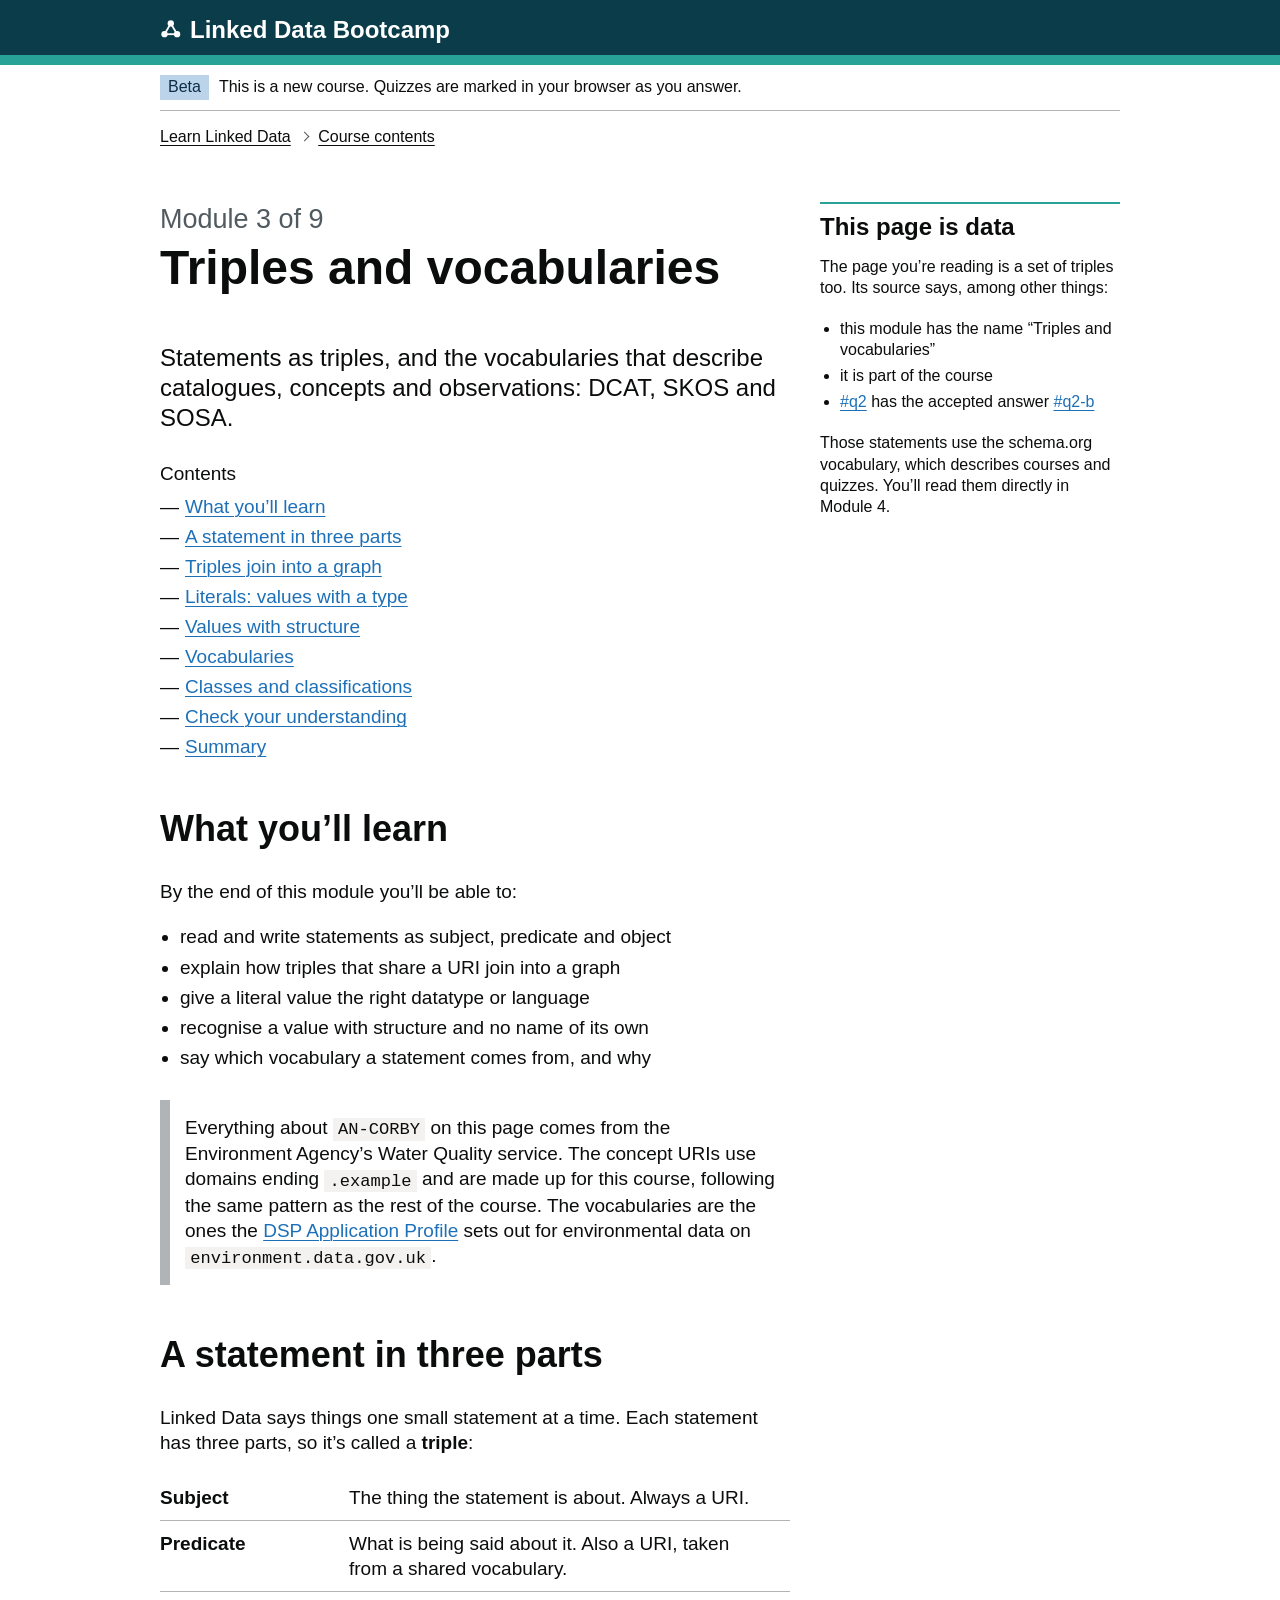
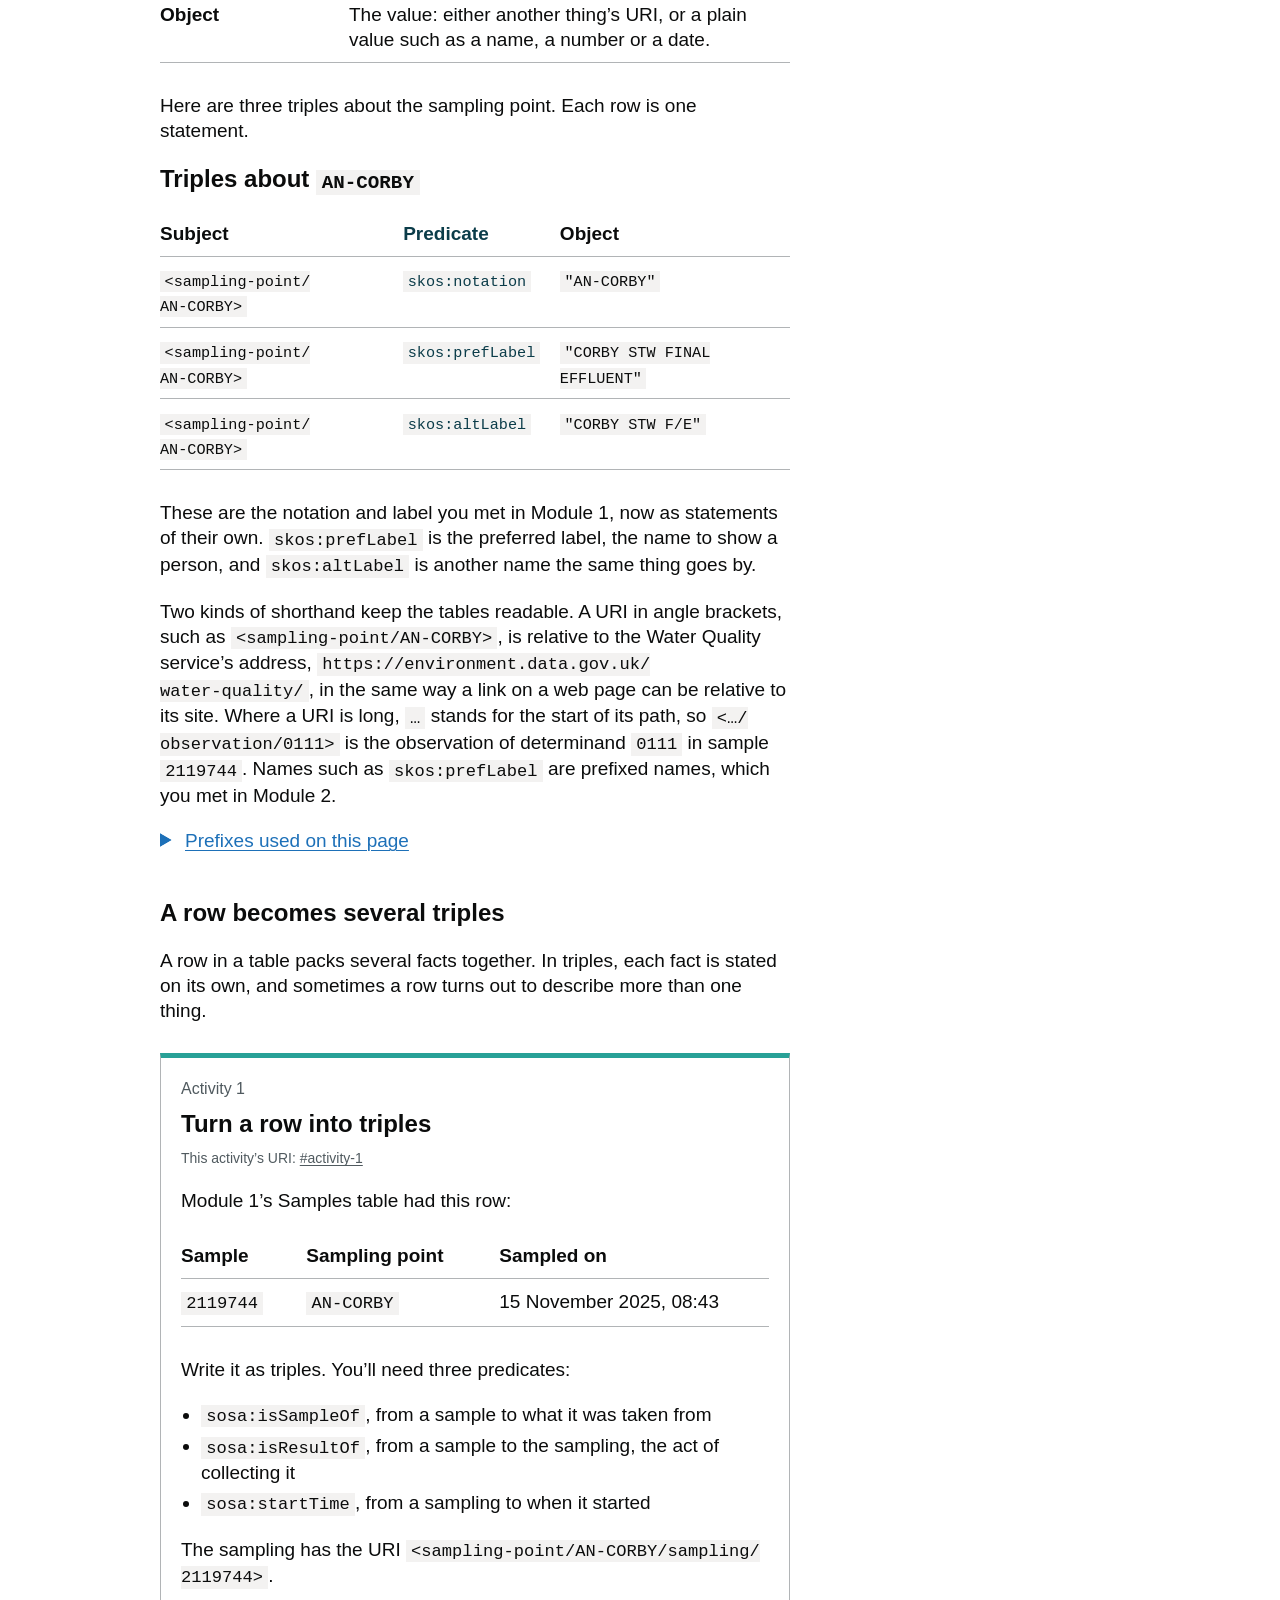
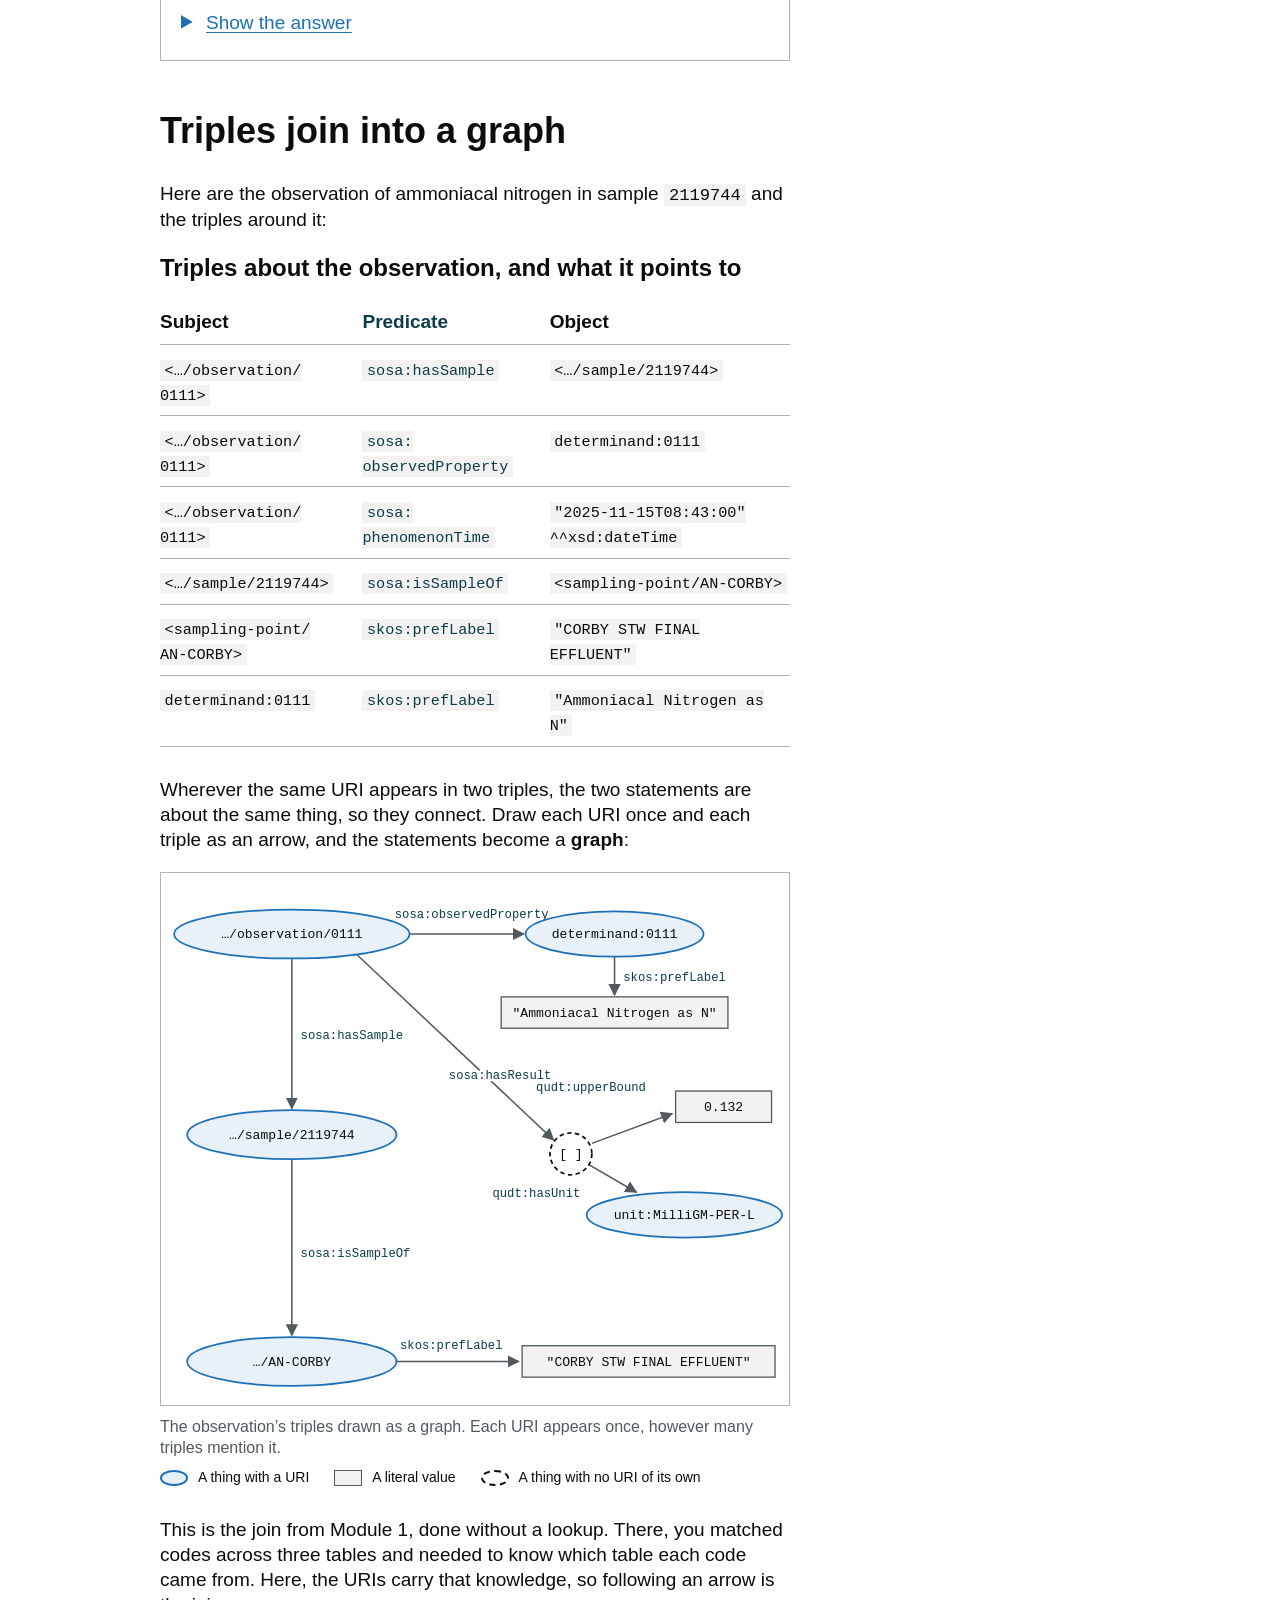
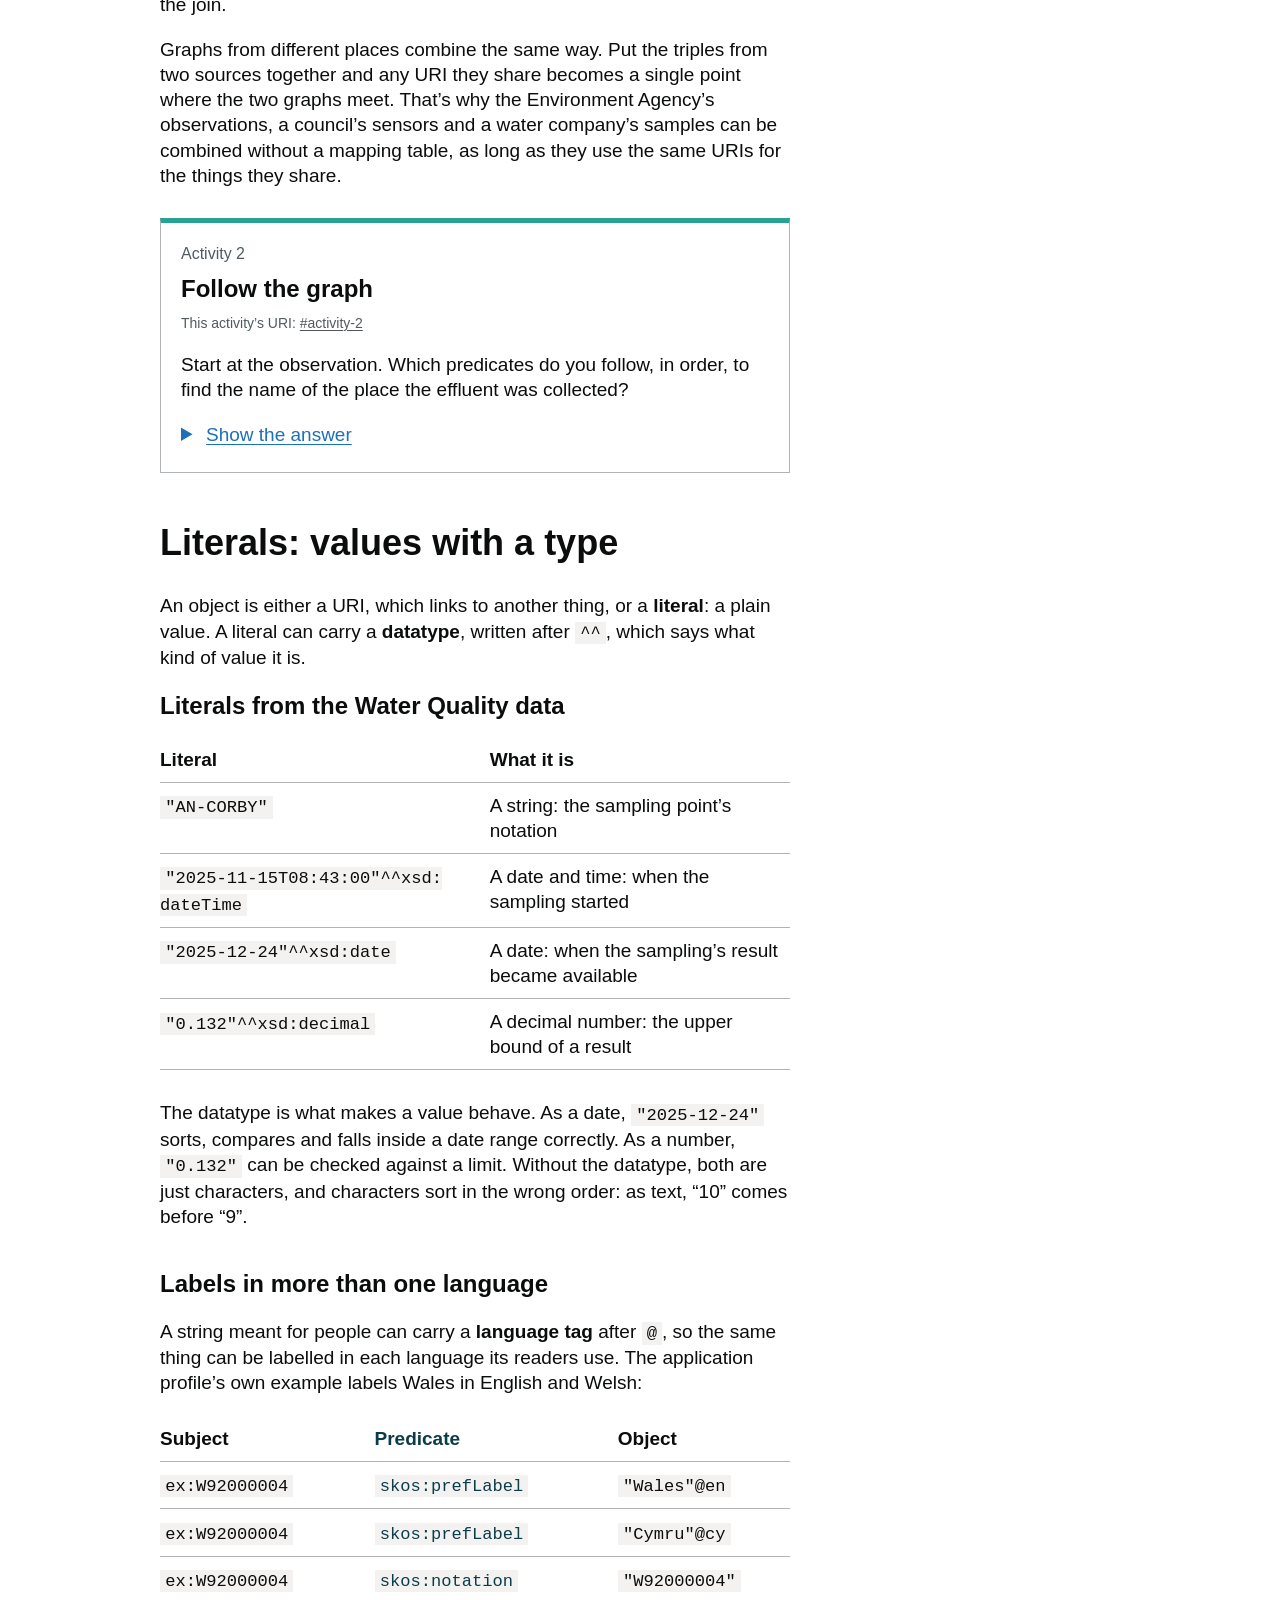
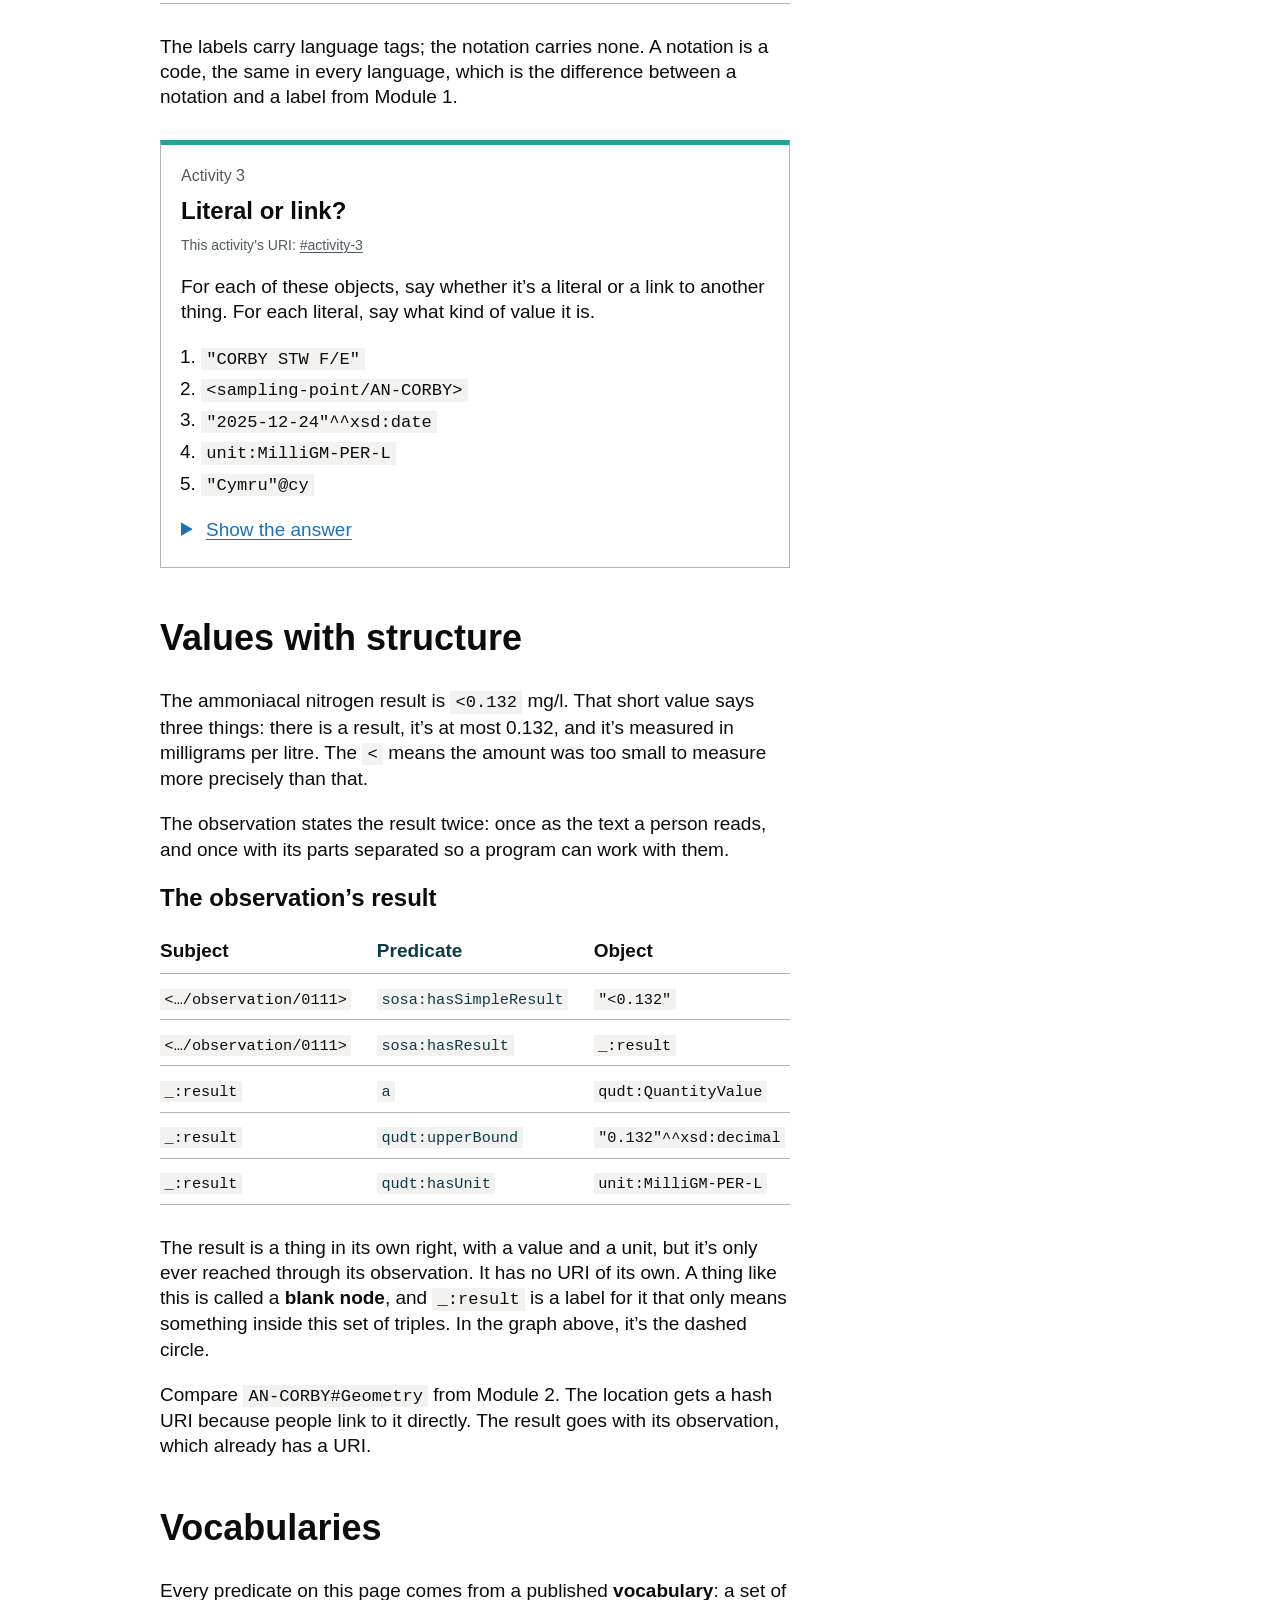
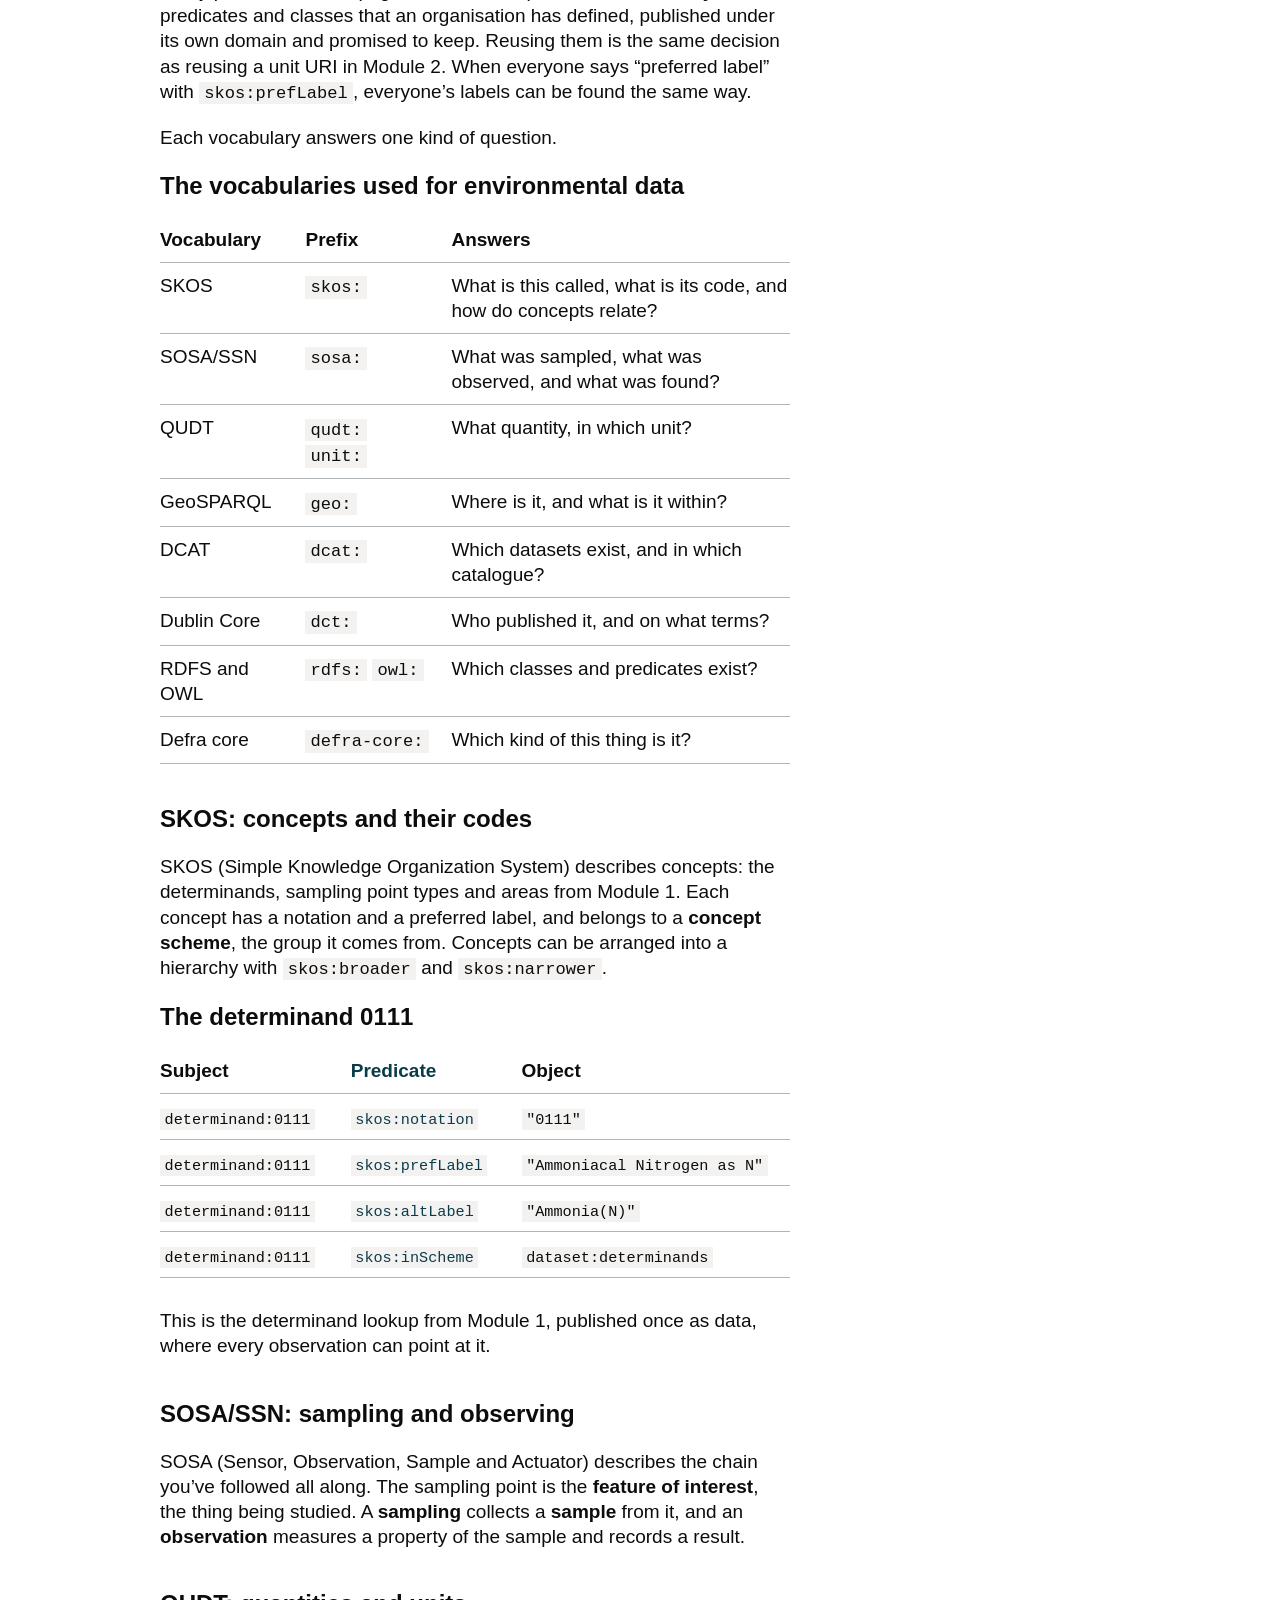
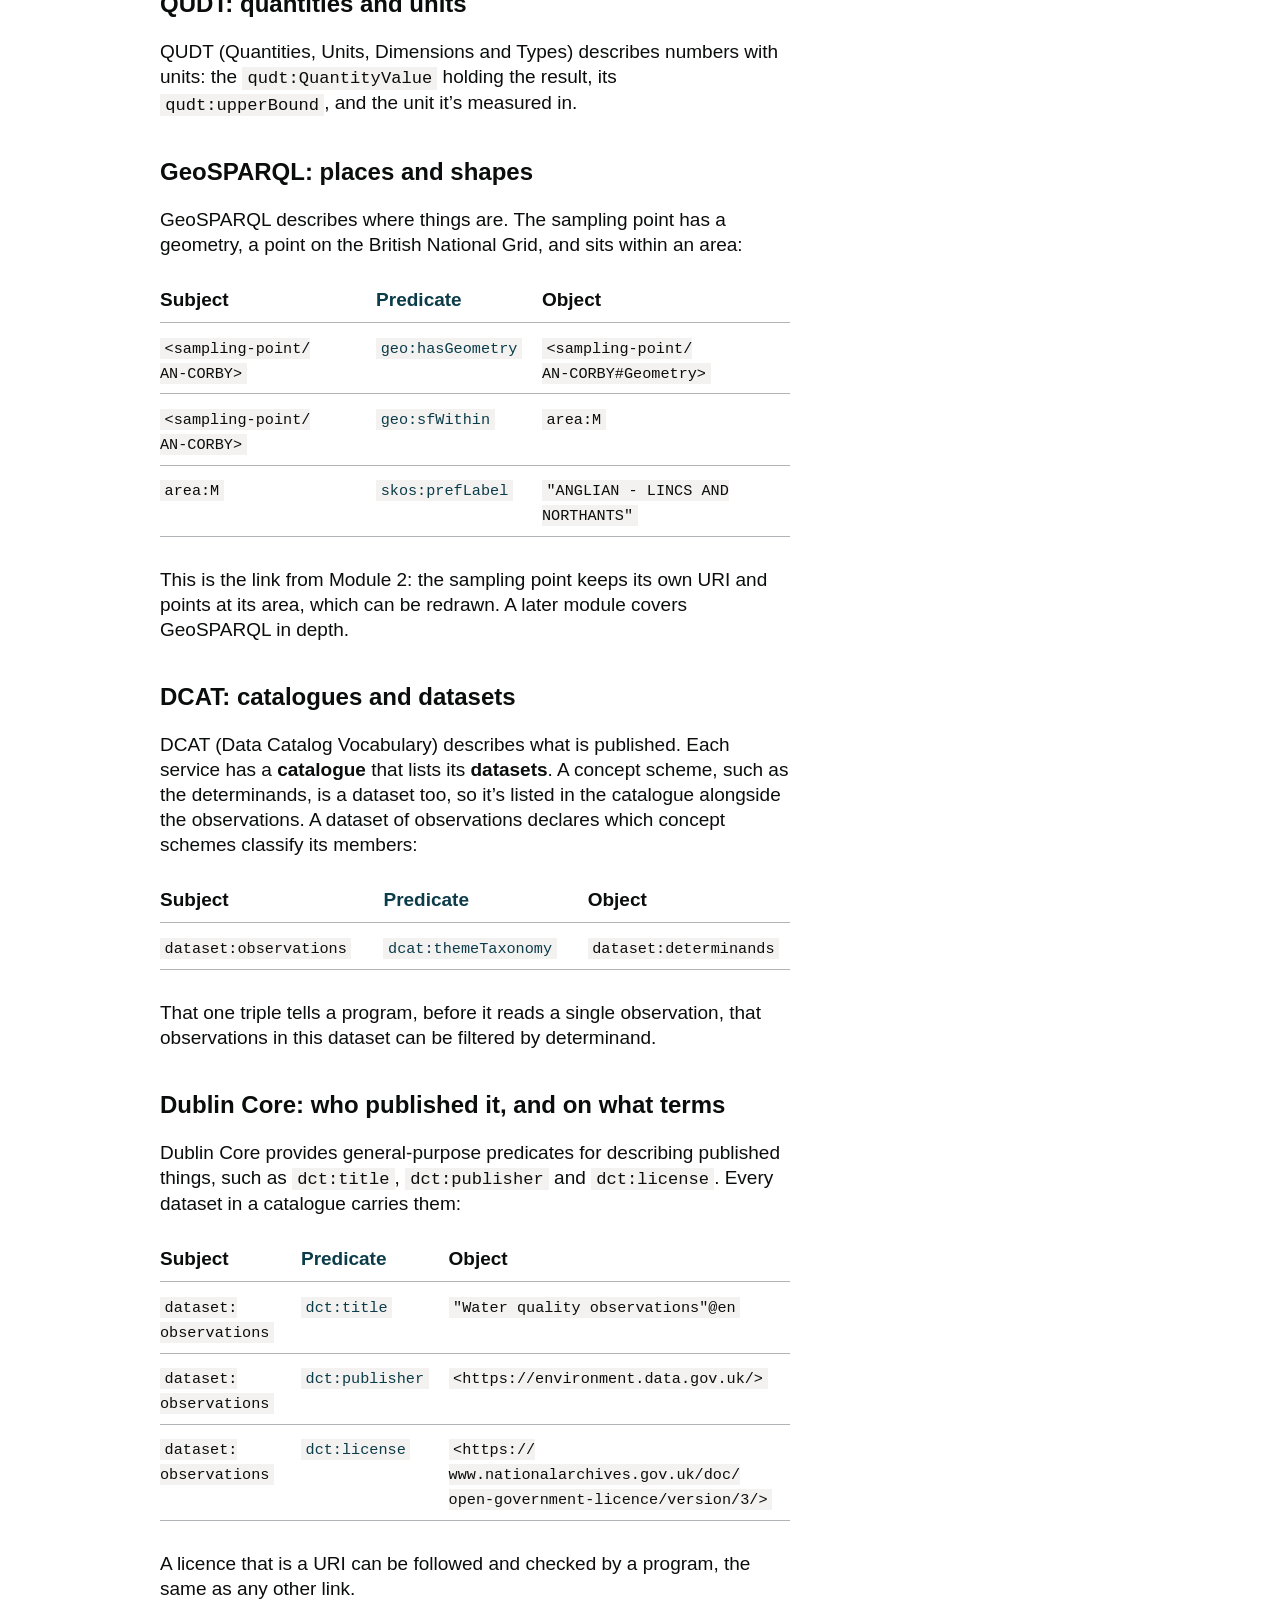
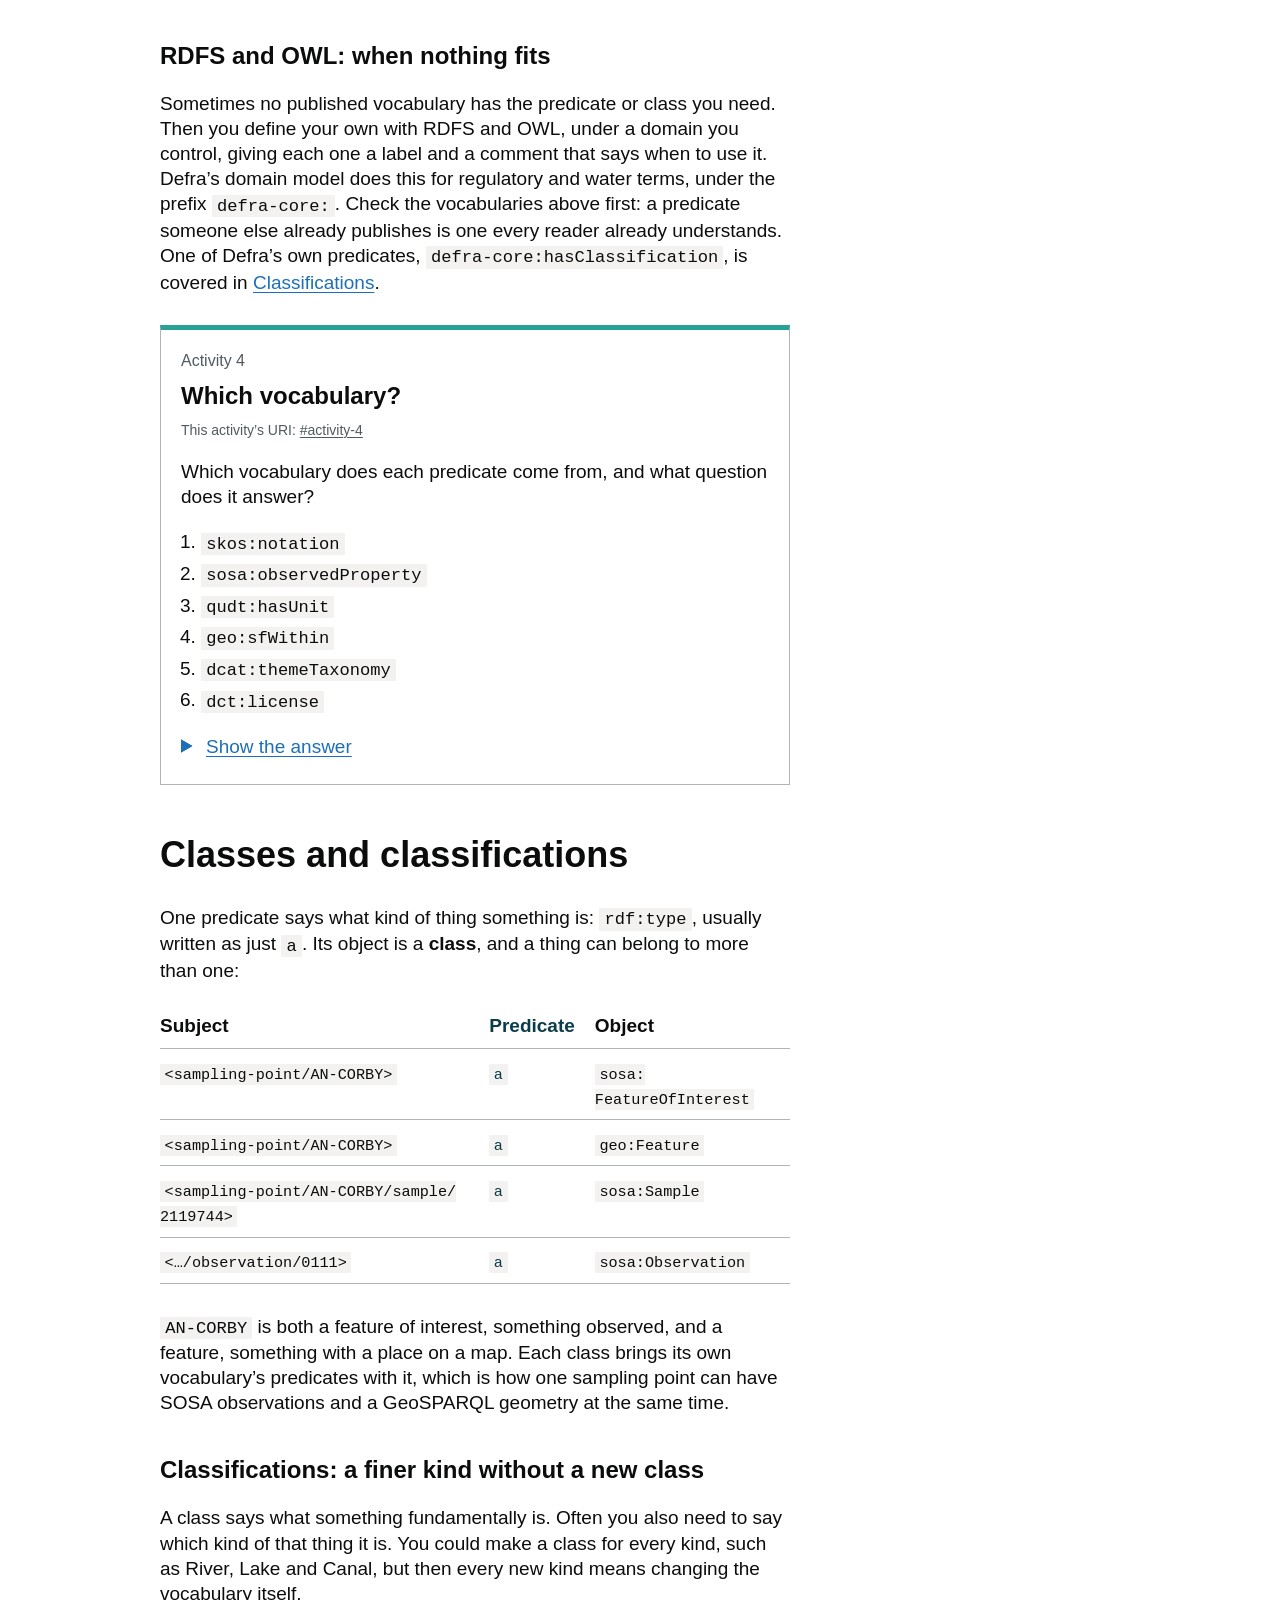
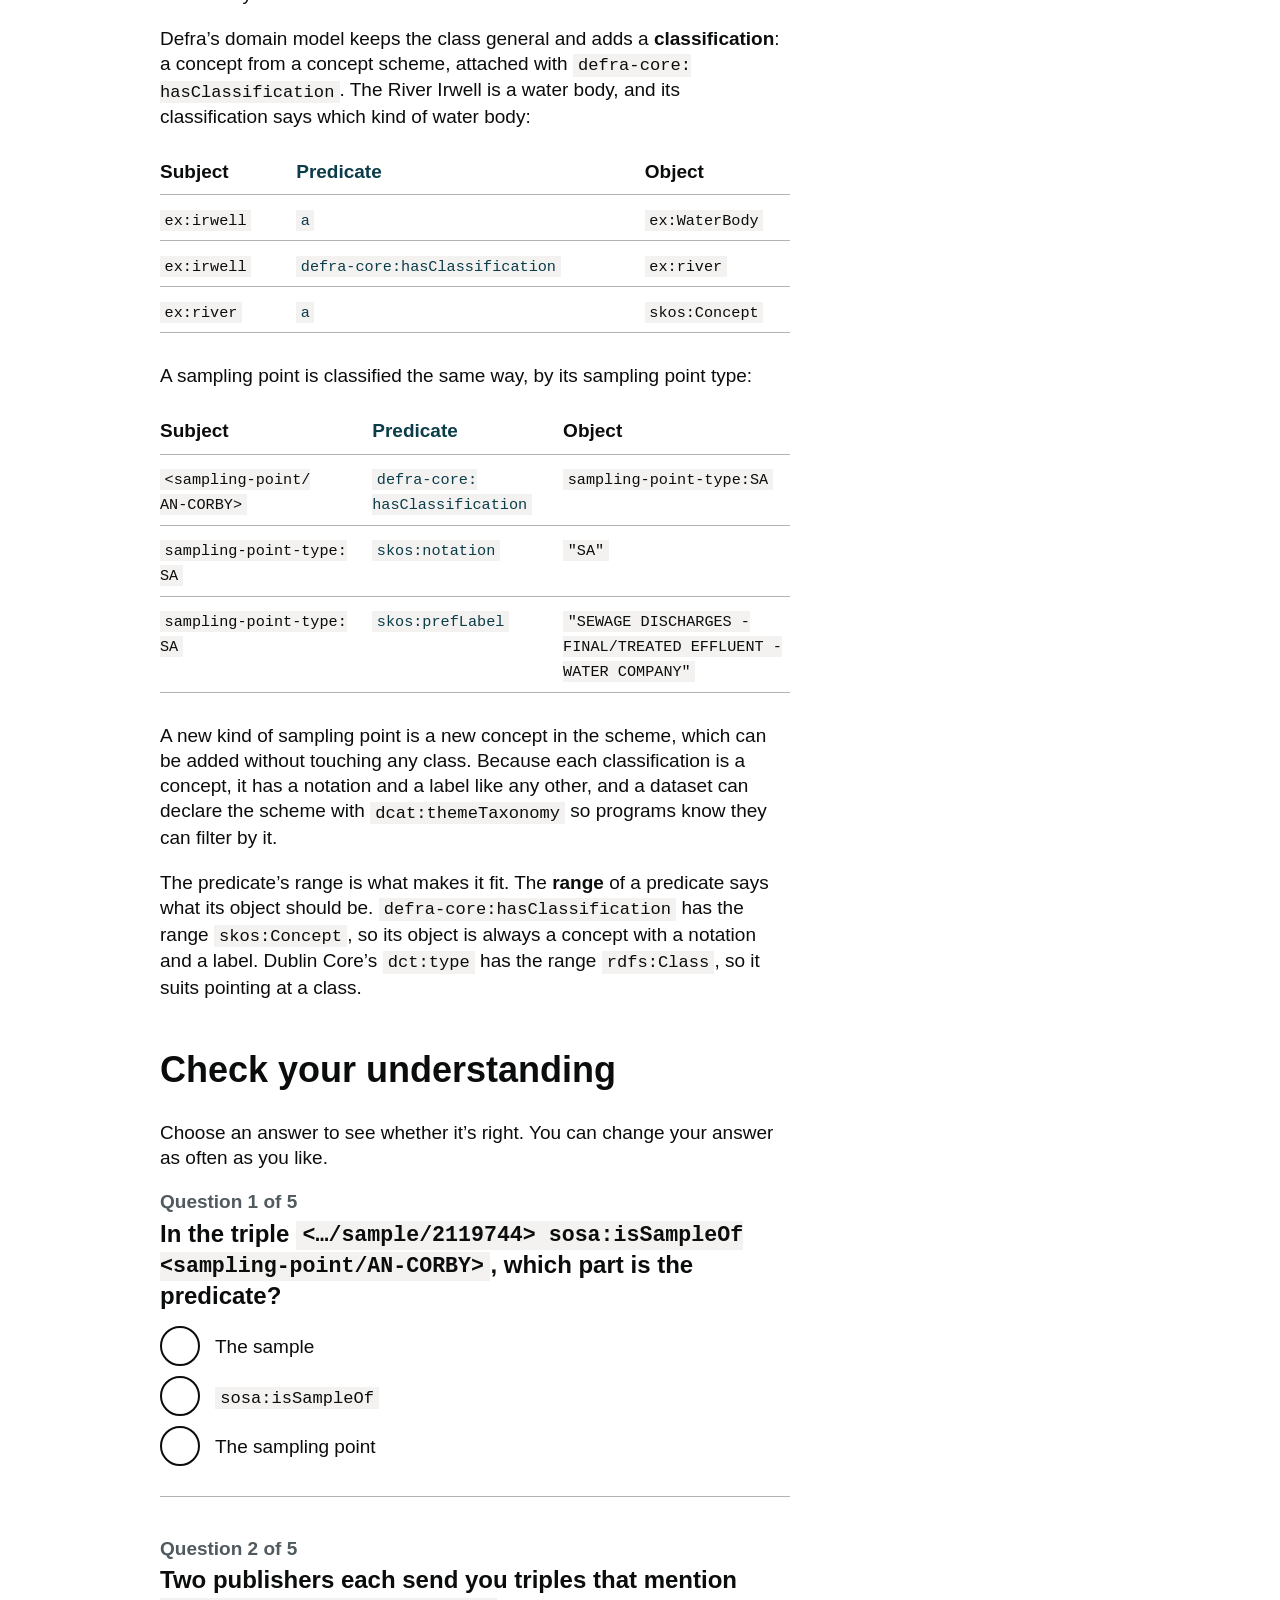
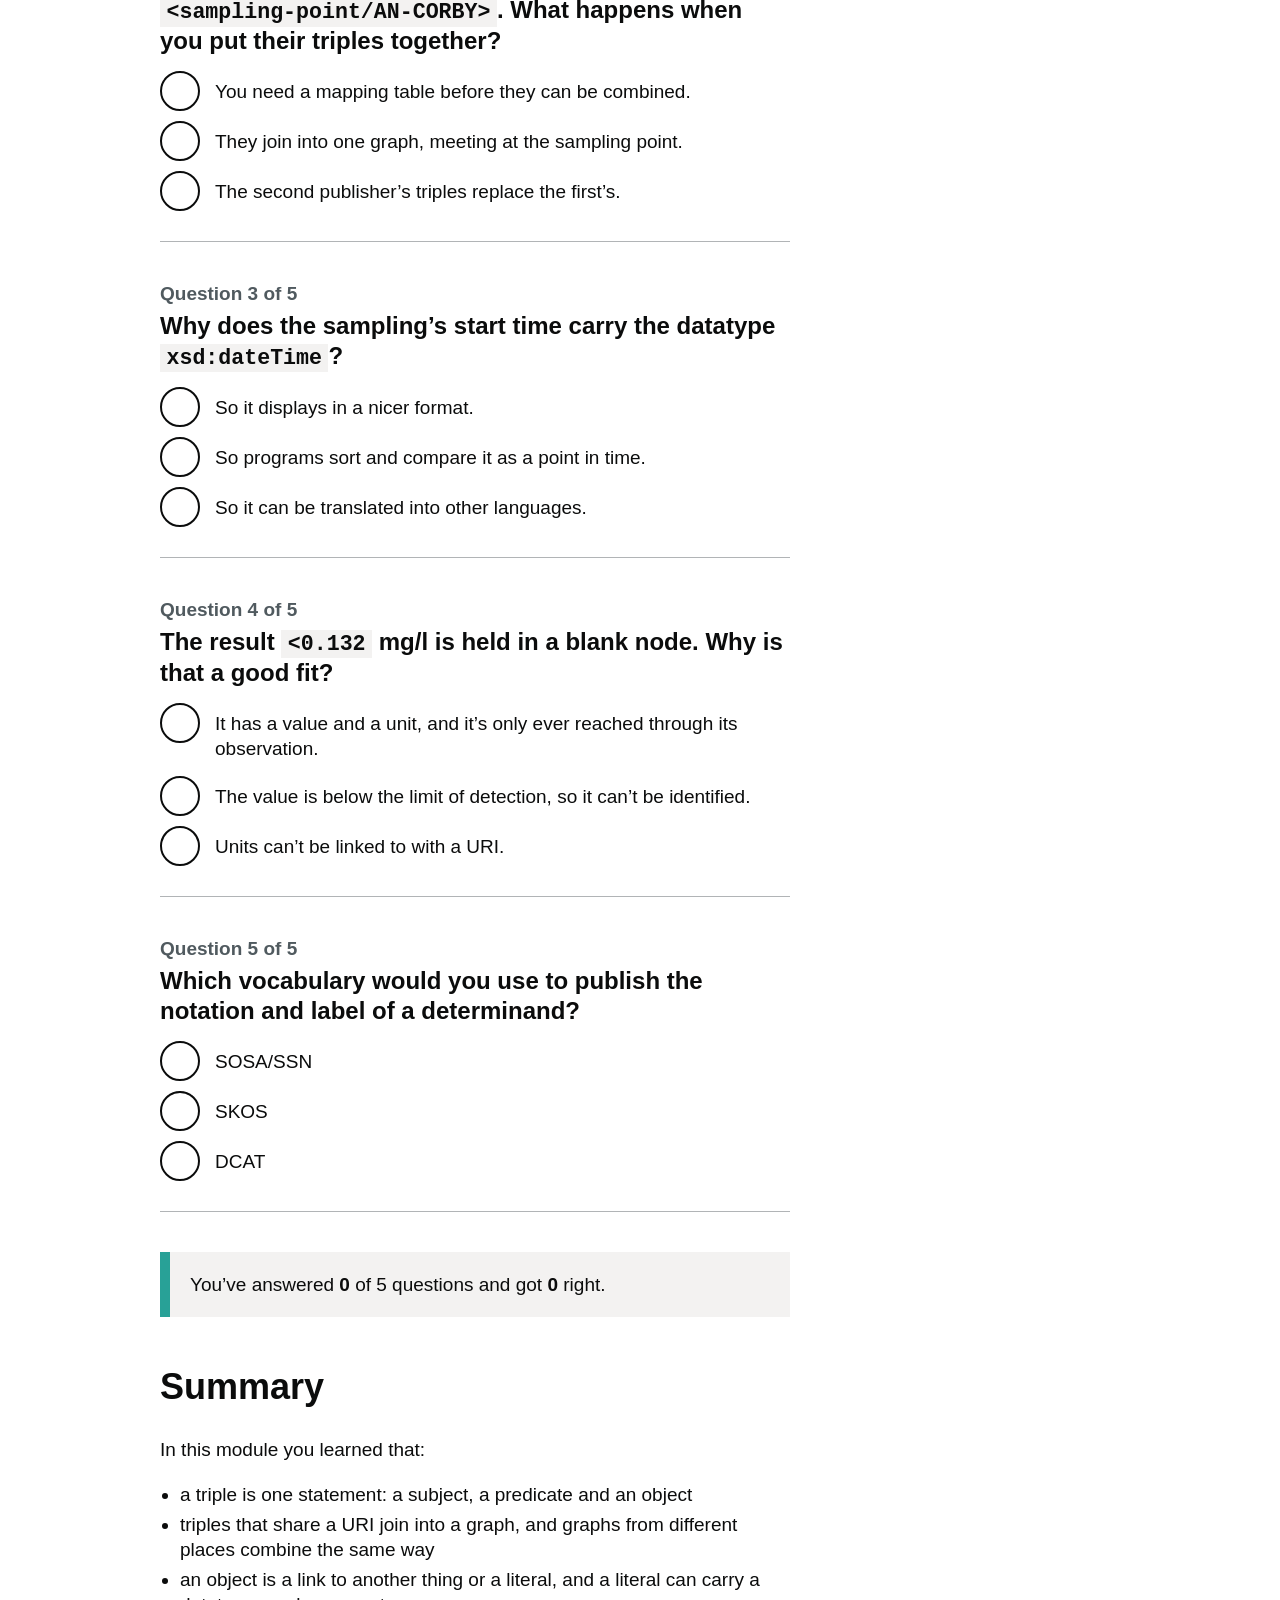
<file: modules/triples-and-vocabularies/index.html>
<!DOCTYPE html>
<html lang="en-GB">
<head>
  <meta charset="utf-8">
  <meta name="viewport" content="width=device-width, initial-scale=1">
  <title>Module 3: Triples and vocabularies – Linked Data Bootcamp</title>
  <meta name="description" content="Statements as triples, and the vocabularies that describe catalogues, concepts and observations: DCAT, SKOS and SOSA.">
  <link rel="stylesheet" href="../../assets/bootcamp.css">
</head>
<body vocab="https://schema.org/" prefix="dct: http://purl.org/dc/terms/">
  <a href="#main-content" class="skip-link">Skip to main content</a>

  <header class="header">
    <div class="width-container header__container">
      <a href="../../" class="header__service">
        <svg class="header__mark" viewBox="0 0 24 24" aria-hidden="true" focusable="false">
          <line x1="5" y1="18" x2="12" y2="6" stroke="currentColor" stroke-width="2"/>
          <line x1="12" y1="6" x2="19" y2="18" stroke="currentColor" stroke-width="2"/>
          <line x1="5" y1="18" x2="19" y2="18" stroke="currentColor" stroke-width="2"/>
          <circle cx="12" cy="6" r="3.5" fill="currentColor"/>
          <circle cx="5" cy="18" r="3.5" fill="currentColor"/>
          <circle cx="19" cy="18" r="3.5" fill="currentColor"/>
        </svg>Linked Data Bootcamp
      </a>
    </div>
  </header>

  <div class="width-container">
    <div class="phase-banner">
      <p><strong class="tag">Beta</strong>This is a new course. Quizzes are marked in your browser as you answer.</p>
    </div>

    <nav class="breadcrumbs" aria-label="Breadcrumb">
      <ol>
        <li><a href="../../">Learn Linked Data</a></li>
        <li><a href="../../#contents">Course contents</a></li>
      </ol>
    </nav>

    <main class="main-wrapper" id="main-content" about="" typeof="LearningResource">
      <link property="isPartOf" href="../../">
      <meta property="position" content="3">
      <meta property="learningResourceType" content="Module">
      <meta property="inLanguage" content="en-GB">
      <meta property="dct:modified" content="2026-10-29">
      <link property="license dct:license" href="https://creativecommons.org/publicdomain/zero/1.0/">

      <div class="grid-row">
        <div class="grid-column-two-thirds">
          <span class="caption-l">Module 3 of 9</span>
          <h1 property="name dct:title">Triples and vocabularies</h1>

          <p class="body-l" property="description">Statements as triples, and the vocabularies that describe catalogues, concepts and observations: DCAT, SKOS and SOSA.</p>

          <nav class="contents-list" aria-label="Contents">
            <h2 class="contents-list__title">Contents</h2>
            <ol>
              <li><a href="#outcomes">What you’ll learn</a></li>
              <li><a href="#triples">A statement in three parts</a></li>
              <li><a href="#graph">Triples join into a graph</a></li>
              <li><a href="#literals">Literals: values with a type</a></li>
              <li><a href="#structured">Values with structure</a></li>
              <li><a href="#vocabularies">Vocabularies</a></li>
              <li><a href="#classes">Classes and classifications</a></li>
              <li><a href="#quiz">Check your understanding</a></li>
              <li><a href="#summary">Summary</a></li>
            </ol>
          </nav>

          <h2 id="outcomes">What you’ll learn</h2>

          <p>By the end of this module you’ll be able to:</p>
          <ul>
            <li property="teaches">read and write statements as subject, predicate and object</li>
            <li property="teaches">explain how triples that share a URI join into a graph</li>
            <li property="teaches">give a literal value the right datatype or language</li>
            <li property="teaches">recognise a value with structure and no name of its own</li>
            <li property="teaches">say which vocabulary a statement comes from, and why</li>
          </ul>

          <div class="inset-text">
            <p>Everything about <code>AN-CORBY</code> on this page comes from the Environment Agency’s Water Quality service. The concept URIs use domains ending <code>.example</code> and are made up for this course, following the same pattern as the rest of the course. The vocabularies are the ones the <a href="https://agrimetrics.github.io/application-profile/">DSP Application Profile</a> sets out for environmental data on <code><span class="nw">environment.data.gov.uk</span></code>.</p>
          </div>

          <h2 id="triples">A statement in three parts</h2>

          <p>Linked Data says things one small statement at a time. Each statement has three parts, so it’s called a <strong>triple</strong>:</p>

          <dl class="summary-list summary-list--narrow-key">
            <div class="summary-list__row">
              <dt class="summary-list__key">Subject</dt>
              <dd class="summary-list__value">The thing the statement is about. Always a URI.</dd>
            </div>
            <div class="summary-list__row">
              <dt class="summary-list__key">Predicate</dt>
              <dd class="summary-list__value">What is being said about it. Also a URI, taken from a shared vocabulary.</dd>
            </div>
            <div class="summary-list__row">
              <dt class="summary-list__key">Object</dt>
              <dd class="summary-list__value">The value: either another thing’s URI, or a plain value such as a name, a number or a date.</dd>
            </div>
          </dl>

          <p>Here are three triples about the sampling point. Each row is one statement.</p>

          <div class="table-wrap">
            <table class="table table--uris table--triples">
              <caption class="table__caption">Triples about <code>AN-CORBY</code></caption>
              <thead>
                <tr><th scope="col">Subject</th><th scope="col">Predicate</th><th scope="col">Object</th></tr>
              </thead>
              <tbody>
                <tr><td><code><span class="nw">&lt;sampling-point/</span><wbr><span class="nw">AN-CORBY&gt;</span></code></td><td><code>skos:notation</code></td><td><code>"AN-CORBY"</code></td></tr>
                <tr><td><code><span class="nw">&lt;sampling-point/</span><wbr><span class="nw">AN-CORBY&gt;</span></code></td><td><code>skos:prefLabel</code></td><td><code><span class="nw">"CORBY</span> <span class="nw">STW</span> <span class="nw">FINAL</span> <span class="nw">EFFLUENT"</span></code></td></tr>
                <tr><td><code><span class="nw">&lt;sampling-point/</span><wbr><span class="nw">AN-CORBY&gt;</span></code></td><td><code>skos:altLabel</code></td><td><code>"CORBY STW F/E"</code></td></tr>
              </tbody>
            </table>
          </div>

          <p>These are the notation and label you met in Module 1, now as statements of their own. <code>skos:prefLabel</code> is the preferred label, the name to show a person, and <code>skos:altLabel</code> is another name the same thing goes by.</p>

          <p>Two kinds of shorthand keep the tables readable. A URI in angle brackets, such as <code><span class="nw">&lt;sampling-point/</span><wbr><span class="nw">AN-CORBY&gt;</span></code>, is relative to the Water Quality service’s address, <code><span class="nw">https://environment.data.gov.uk/</span><wbr><span class="nw">water-quality/</span></code>, in the same way a link on a web page can be relative to its site. Where a URI is long, <code>…</code> stands for the start of its path, so <code><span class="nw">&lt;…/</span><wbr><span class="nw">observation/</span><wbr><span class="nw">0111&gt;</span></code> is the observation of determinand <code>0111</code> in sample <code>2119744</code>. Names such as <code>skos:prefLabel</code> are prefixed names, which you met in Module 2.</p>

          <details class="details">
            <summary class="details__summary"><span class="details__summary-text">Prefixes used on this page</span></summary>
            <div class="details__text">
              <dl class="summary-list summary-list--narrow-key">
                <div class="summary-list__row"><dt class="summary-list__key"><code>skos:</code></dt><dd class="summary-list__value"><code><span class="nw">http://</span><wbr><span class="nw">www.w3.org/</span><wbr><span class="nw">2004/</span><wbr><span class="nw">02/</span><wbr><span class="nw">skos/</span><wbr><span class="nw">core#</span></code></dd></div>
                <div class="summary-list__row"><dt class="summary-list__key"><code>sosa:</code></dt><dd class="summary-list__value"><code><span class="nw">http://</span><wbr><span class="nw">www.w3.org/</span><wbr><span class="nw">ns/</span><wbr><span class="nw">sosa/</span></code></dd></div>
                <div class="summary-list__row"><dt class="summary-list__key"><code>qudt:</code></dt><dd class="summary-list__value"><code><span class="nw">http://qudt.org/</span><wbr><span class="nw">schema/</span><wbr><span class="nw">qudt/</span></code></dd></div>
                <div class="summary-list__row"><dt class="summary-list__key"><code>unit:</code></dt><dd class="summary-list__value"><code><span class="nw">http://qudt.org/</span><wbr><span class="nw">vocab/</span><wbr><span class="nw">unit/</span></code></dd></div>
                <div class="summary-list__row"><dt class="summary-list__key"><code>geo:</code></dt><dd class="summary-list__value"><code><span class="nw">http://</span><wbr><span class="nw">www.opengis.net/</span><wbr><span class="nw">ont/</span><wbr><span class="nw">geosparql#</span></code></dd></div>
                <div class="summary-list__row"><dt class="summary-list__key"><code>dcat:</code></dt><dd class="summary-list__value"><code><span class="nw">http://</span><wbr><span class="nw">www.w3.org/</span><wbr><span class="nw">ns/</span><wbr><span class="nw">dcat#</span></code></dd></div>
                <div class="summary-list__row"><dt class="summary-list__key"><code>dct:</code></dt><dd class="summary-list__value"><code><span class="nw">http://purl.org/</span><wbr><span class="nw">dc/</span><wbr><span class="nw">terms/</span></code></dd></div>
                <div class="summary-list__row"><dt class="summary-list__key"><code>defra-core:</code></dt><dd class="summary-list__value"><code><span class="nw">http://environment.data.gov.uk/</span><wbr><span class="nw">ontology/</span><wbr><span class="nw">core/</span></code></dd></div>
                <div class="summary-list__row"><dt class="summary-list__key"><code>xsd:</code></dt><dd class="summary-list__value"><code><span class="nw">http://</span><wbr><span class="nw">www.w3.org/</span><wbr><span class="nw">2001/</span><wbr><span class="nw">XMLSchema#</span></code></dd></div>
                <div class="summary-list__row"><dt class="summary-list__key"><code>rdf:</code></dt><dd class="summary-list__value"><code><span class="nw">http://</span><wbr><span class="nw">www.w3.org/</span><wbr><span class="nw">1999/</span><wbr><span class="nw">02/</span><wbr><span class="nw">22-rdf-syntax-ns#</span></code></dd></div>
                <div class="summary-list__row"><dt class="summary-list__key"><code>rdfs:</code></dt><dd class="summary-list__value"><code><span class="nw">http://</span><wbr><span class="nw">www.w3.org/</span><wbr><span class="nw">2000/</span><wbr><span class="nw">01/</span><wbr><span class="nw">rdf-schema#</span></code></dd></div>
                <div class="summary-list__row"><dt class="summary-list__key"><code>owl:</code></dt><dd class="summary-list__value"><code><span class="nw">http://</span><wbr><span class="nw">www.w3.org/</span><wbr><span class="nw">2002/</span><wbr><span class="nw">07/</span><wbr><span class="nw">owl#</span></code></dd></div>
                <div class="summary-list__row"><dt class="summary-list__key"><code>ex:</code></dt><dd class="summary-list__value"><code><span class="nw">http://</span><wbr><span class="nw">www.example.org/</span></code></dd></div>
                <div class="summary-list__row"><dt class="summary-list__key"><code>dataset:</code></dt><dd class="summary-list__value"><code><span class="nw">https://data.example/</span></code></dd></div>
                <div class="summary-list__row"><dt class="summary-list__key"><code>determinand:</code></dt><dd class="summary-list__value"><code><span class="nw">https://data.example/</span><wbr><span class="nw">determinands/</span><wbr><span class="nw">Concept/</span></code></dd></div>
                <div class="summary-list__row"><dt class="summary-list__key"><code>area:</code></dt><dd class="summary-list__value"><code><span class="nw">https://data.example/</span><wbr><span class="nw">areas/</span><wbr><span class="nw">Concept/</span></code></dd></div>
                <div class="summary-list__row"><dt class="summary-list__key"><code><span class="nw">sampling-point-type:</span></code></dt><dd class="summary-list__value"><code><span class="nw">https://data.example/</span><wbr><span class="nw">sampling-point-types/</span><wbr><span class="nw">Concept/</span></code></dd></div>
              </dl>
            </div>
          </details>

          <h3>A row becomes several triples</h3>

          <p>A row in a table packs several facts together. In triples, each fact is stated on its own, and sometimes a row turns out to describe more than one thing.</p>

          <section class="activity" id="activity-1" property="hasPart" typeof="LearningResource" resource="#activity-1">
            <span class="activity__label">Activity 1</span>
            <h3 property="name">Turn a row into triples</h3>
            <span class="anchor-uri">This activity’s URI: <a href="#activity-1">#activity-1</a></span>
            <meta property="learningResourceType" content="Activity">
            <div property="description">
              <p>Module 1’s Samples table had this row:</p>
              <div class="table-wrap">
                <table class="table">
                  <thead>
                    <tr><th scope="col">Sample</th><th scope="col">Sampling point</th><th scope="col">Sampled on</th></tr>
                  </thead>
                  <tbody>
                    <tr><td><code>2119744</code></td><td><code>AN-CORBY</code></td><td>15 November 2025, 08:43</td></tr>
                  </tbody>
                </table>
              </div>
              <p>Write it as triples. You’ll need three predicates:</p>
              <ul>
                <li><code>sosa:isSampleOf</code>, from a sample to what it was taken from</li>
                <li><code>sosa:isResultOf</code>, from a sample to the sampling, the act of collecting it</li>
                <li><code>sosa:startTime</code>, from a sampling to when it started</li>
              </ul>
              <p>The sampling has the URI <code><span class="nw">&lt;sampling-point/</span><wbr><span class="nw">AN-CORBY/</span><wbr><span class="nw">sampling/</span><wbr><span class="nw">2119744&gt;</span></code>.</p>
            </div>

            <details class="details">
              <summary class="details__summary"><span class="details__summary-text">Show the answer</span></summary>
              <div class="details__text">
                <div class="table-wrap">
                  <table class="table table--uris table--triples">
                    <thead>
                      <tr><th scope="col">Subject</th><th scope="col">Predicate</th><th scope="col">Object</th></tr>
                    </thead>
                    <tbody>
                      <tr><td><code><span class="nw">&lt;…/</span><wbr><span class="nw">sample/</span><wbr><span class="nw">2119744&gt;</span></code></td><td><code>sosa:isSampleOf</code></td><td><code><span class="nw">&lt;sampling-point/</span><wbr><span class="nw">AN-CORBY&gt;</span></code></td></tr>
                      <tr><td><code><span class="nw">&lt;…/</span><wbr><span class="nw">sample/</span><wbr><span class="nw">2119744&gt;</span></code></td><td><code>sosa:isResultOf</code></td><td><code><span class="nw">&lt;…/</span><wbr><span class="nw">sampling/</span><wbr><span class="nw">2119744&gt;</span></code></td></tr>
                      <tr><td><code><span class="nw">&lt;…/</span><wbr><span class="nw">sampling/</span><wbr><span class="nw">2119744&gt;</span></code></td><td><code>sosa:startTime</code></td><td><code><span class="nw">"2025-11-15T08:43:00"</span><wbr><span class="nw">^^xsd:</span><wbr><span class="nw">dateTime</span></code></td></tr>
                    </tbody>
                  </table>
                </div>
                <p>One row became three triples about two things. The date belongs to the sampling, not the sample: the sample is the water, and the sampling is the act of collecting it. The table had been holding both in one row. You’ll meet the <code>^^xsd:dateTime</code> on the end of the date in <a href="#literals">Literals: values with a type</a>.</p>
              </div>
            </details>
          </section>

          <h2 id="graph">Triples join into a graph</h2>

          <p>Here are the observation of ammoniacal nitrogen in sample <code>2119744</code> and the triples around it:</p>

          <div class="table-wrap">
            <table class="table table--uris table--triples">
              <caption class="table__caption">Triples about the observation, and what it points to</caption>
              <thead>
                <tr><th scope="col">Subject</th><th scope="col">Predicate</th><th scope="col">Object</th></tr>
              </thead>
              <tbody>
                <tr><td><code><span class="nw">&lt;…/</span><wbr><span class="nw">observation/</span><wbr><span class="nw">0111&gt;</span></code></td><td><code>sosa:hasSample</code></td><td><code><span class="nw">&lt;…/</span><wbr><span class="nw">sample/</span><wbr><span class="nw">2119744&gt;</span></code></td></tr>
                <tr><td><code><span class="nw">&lt;…/</span><wbr><span class="nw">observation/</span><wbr><span class="nw">0111&gt;</span></code></td><td><code><span class="nw">sosa:</span><wbr><span class="nw">observedProperty</span></code></td><td><code>determinand:0111</code></td></tr>
                <tr><td><code><span class="nw">&lt;…/</span><wbr><span class="nw">observation/</span><wbr><span class="nw">0111&gt;</span></code></td><td><code><span class="nw">sosa:</span><wbr><span class="nw">phenomenonTime</span></code></td><td><code><span class="nw">"2025-11-15T08:43:00"</span><wbr><span class="nw">^^xsd:</span><wbr><span class="nw">dateTime</span></code></td></tr>
                <tr><td><code><span class="nw">&lt;…/</span><wbr><span class="nw">sample/</span><wbr><span class="nw">2119744&gt;</span></code></td><td><code>sosa:isSampleOf</code></td><td><code><span class="nw">&lt;sampling-point/</span><wbr><span class="nw">AN-CORBY&gt;</span></code></td></tr>
                <tr><td><code><span class="nw">&lt;sampling-point/</span><wbr><span class="nw">AN-CORBY&gt;</span></code></td><td><code>skos:prefLabel</code></td><td><code><span class="nw">"CORBY</span> <span class="nw">STW</span> <span class="nw">FINAL</span> <span class="nw">EFFLUENT"</span></code></td></tr>
                <tr><td><code>determinand:0111</code></td><td><code>skos:prefLabel</code></td><td><code><span class="nw">"Ammoniacal</span> <span class="nw">Nitrogen</span> <span class="nw">as</span> <span class="nw">N"</span></code></td></tr>
              </tbody>
            </table>
          </div>

          <p>Wherever the same URI appears in two triples, the two statements are about the same thing, so they connect. Draw each URI once and each triple as an arrow, and the statements become a <strong>graph</strong>:</p>

          <figure class="figure" id="figure-graph">
            <div class="figure__scroll">
              <svg viewBox="0 0 720 610" role="img" aria-labelledby="graph-title graph-desc" focusable="false">
                <title id="graph-title">The observation of ammoniacal nitrogen as a graph</title>
                <desc id="graph-desc">The observation links by sosa:hasSample to sample 2119744, which links by sosa:isSampleOf to the sampling point AN-CORBY, whose skos:prefLabel is CORBY STW FINAL EFFLUENT. The observation also links by sosa:observedProperty to determinand 0111, labelled Ammoniacal Nitrogen as N, and by sosa:hasResult to an unnamed result, which has qudt:upperBound 0.132 and qudt:hasUnit milligrams per litre.</desc>
                <defs>
                  <marker id="arrow" viewBox="0 0 10 10" refX="9" refY="5" markerWidth="8" markerHeight="8" orient="auto-start-reverse">
                    <path class="graph-arrowhead" d="M0 0 L10 5 L0 10 z"/>
                  </marker>
                </defs>

                <line class="graph-edge" x1="285" y1="70" x2="416" y2="70" marker-end="url(#arrow)"/>
                <text class="graph-label" x="268" y="52">sosa:observedProperty</text>

                <line class="graph-edge" x1="520" y1="96" x2="520" y2="140" marker-end="url(#arrow)"/>
                <text class="graph-label" x="530" y="124">skos:prefLabel</text>

                <line class="graph-edge" x1="150" y1="98" x2="150" y2="270" marker-end="url(#arrow)"/>
                <text class="graph-label" x="160" y="190">sosa:hasSample</text>

                <line class="graph-edge" x1="225" y1="94" x2="450" y2="306" marker-end="url(#arrow)"/>
                <text class="graph-label" x="330" y="236">sosa:hasResult</text>

                <line class="graph-edge" x1="494" y1="310" x2="586" y2="276" marker-end="url(#arrow)"/>
                <text class="graph-label" x="430" y="250">qudt:upperBound</text>

                <line class="graph-edge" x1="490" y1="334" x2="545" y2="366" marker-end="url(#arrow)"/>
                <text class="graph-label" x="380" y="372">qudt:hasUnit</text>

                <line class="graph-edge" x1="150" y1="328" x2="150" y2="530" marker-end="url(#arrow)"/>
                <text class="graph-label" x="160" y="440">sosa:isSampleOf</text>

                <line class="graph-edge" x1="270" y1="560" x2="410" y2="560" marker-end="url(#arrow)"/>
                <text class="graph-label" x="274" y="546">skos:prefLabel</text>

                <ellipse class="graph-uri" cx="150" cy="70" rx="135" ry="28"/>
                <text class="graph-text" x="150" y="75" text-anchor="middle">…/observation/0111</text>

                <ellipse class="graph-uri" cx="520" cy="70" rx="102" ry="26"/>
                <text class="graph-text" x="520" y="75" text-anchor="middle">determinand:0111</text>

                <rect class="graph-literal" x="390" y="142" width="260" height="36"/>
                <text class="graph-text" x="520" y="165" text-anchor="middle">"Ammoniacal Nitrogen as N"</text>

                <ellipse class="graph-uri" cx="150" cy="300" rx="120" ry="28"/>
                <text class="graph-text" x="150" y="305" text-anchor="middle">…/sample/2119744</text>

                <circle class="graph-blank" cx="470" cy="322" r="24"/>
                <text class="graph-text" x="470" y="327" text-anchor="middle">[ ]</text>

                <rect class="graph-literal" x="590" y="250" width="110" height="36"/>
                <text class="graph-text" x="645" y="273" text-anchor="middle">0.132</text>

                <ellipse class="graph-uri" cx="600" cy="392" rx="112" ry="26"/>
                <text class="graph-text" x="600" y="397" text-anchor="middle">unit:MilliGM-PER-L</text>

                <ellipse class="graph-uri" cx="150" cy="560" rx="120" ry="28"/>
                <text class="graph-text" x="150" y="565" text-anchor="middle">…/AN-CORBY</text>

                <rect class="graph-literal" x="414" y="542" width="290" height="36"/>
                <text class="graph-text" x="559" y="565" text-anchor="middle">"CORBY STW FINAL EFFLUENT"</text>
              </svg>
            </div>
            <figcaption>The observation’s triples drawn as a graph. Each URI appears once, however many triples mention it.</figcaption>
            <ul class="graph-key" aria-label="Key">
              <li><span class="graph-key__swatch graph-key__swatch--uri"></span>A thing with a URI</li>
              <li><span class="graph-key__swatch graph-key__swatch--literal"></span>A literal value</li>
              <li><span class="graph-key__swatch graph-key__swatch--blank"></span>A thing with no URI of its own</li>
            </ul>
          </figure>

          <p>This is the join from Module 1, done without a lookup. There, you matched codes across three tables and needed to know which table each code came from. Here, the URIs carry that knowledge, so following an arrow is the join.</p>

          <p>Graphs from different places combine the same way. Put the triples from two sources together and any URI they share becomes a single point where the two graphs meet. That’s why the Environment Agency’s observations, a council’s sensors and a water company’s samples can be combined without a mapping table, as long as they use the same URIs for the things they share.</p>

          <section class="activity" id="activity-2" property="hasPart" typeof="LearningResource" resource="#activity-2">
            <span class="activity__label">Activity 2</span>
            <h3 property="name">Follow the graph</h3>
            <span class="anchor-uri">This activity’s URI: <a href="#activity-2">#activity-2</a></span>
            <meta property="learningResourceType" content="Activity">
            <p property="description">Start at the observation. Which predicates do you follow, in order, to find the name of the place the effluent was collected?</p>

            <details class="details">
              <summary class="details__summary"><span class="details__summary-text">Show the answer</span></summary>
              <div class="details__text">
                <p><code>sosa:hasSample</code> to the sample, <code>sosa:isSampleOf</code> to the sampling point, then <code>skos:prefLabel</code> to its name, <strong>CORBY STW FINAL EFFLUENT</strong>.</p>
                <p>Three hops, three triples, and no lookup file. In Module 9 you’ll ask exactly this question in SPARQL.</p>
              </div>
            </details>
          </section>

          <h2 id="literals">Literals: values with a type</h2>

          <p>An object is either a URI, which links to another thing, or a <strong>literal</strong>: a plain value. A literal can carry a <strong>datatype</strong>, written after <code>^^</code>, which says what kind of value it is.</p>

          <div class="table-wrap">
            <table class="table">
              <caption class="table__caption">Literals from the Water Quality data</caption>
              <thead>
                <tr><th scope="col">Literal</th><th scope="col">What it is</th></tr>
              </thead>
              <tbody>
                <tr><td><code>"AN-CORBY"</code></td><td>A string: the sampling point’s notation</td></tr>
                <tr><td><code><span class="nw">"2025-11-15T08:43:00"</span><wbr><span class="nw">^^xsd:</span><wbr><span class="nw">dateTime</span></code></td><td>A date and time: when the sampling started</td></tr>
                <tr><td><code><span class="nw">"2025-12-24"</span><wbr><span class="nw">^^xsd:</span><wbr><span class="nw">date</span></code></td><td>A date: when the sampling’s result became available</td></tr>
                <tr><td><code><span class="nw">"0.132"</span><wbr><span class="nw">^^xsd:</span><wbr><span class="nw">decimal</span></code></td><td>A decimal number: the upper bound of a result</td></tr>
              </tbody>
            </table>
          </div>

          <p>The datatype is what makes a value behave. As a date, <code>"2025-12-24"</code> sorts, compares and falls inside a date range correctly. As a number, <code>"0.132"</code> can be checked against a limit. Without the datatype, both are just characters, and characters sort in the wrong order: as text, “10” comes before “9”.</p>

          <h3>Labels in more than one language</h3>

          <p>A string meant for people can carry a <strong>language tag</strong> after <code>@</code>, so the same thing can be labelled in each language its readers use. The application profile’s own example labels Wales in English and Welsh:</p>

          <div class="table-wrap">
            <table class="table table--triples">
              <thead>
                <tr><th scope="col">Subject</th><th scope="col">Predicate</th><th scope="col">Object</th></tr>
              </thead>
              <tbody>
                <tr><td><code>ex:W92000004</code></td><td><code>skos:prefLabel</code></td><td><code>"Wales"@en</code></td></tr>
                <tr><td><code>ex:W92000004</code></td><td><code>skos:prefLabel</code></td><td><code>"Cymru"@cy</code></td></tr>
                <tr><td><code>ex:W92000004</code></td><td><code>skos:notation</code></td><td><code>"W92000004"</code></td></tr>
              </tbody>
            </table>
          </div>

          <p>The labels carry language tags; the notation carries none. A notation is a code, the same in every language, which is the difference between a notation and a label from Module 1.</p>

          <section class="activity" id="activity-3" property="hasPart" typeof="LearningResource" resource="#activity-3">
            <span class="activity__label">Activity 3</span>
            <h3 property="name">Literal or link?</h3>
            <span class="anchor-uri">This activity’s URI: <a href="#activity-3">#activity-3</a></span>
            <meta property="learningResourceType" content="Activity">
            <div property="description">
              <p>For each of these objects, say whether it’s a literal or a link to another thing. For each literal, say what kind of value it is.</p>
              <ol>
                <li><code>"CORBY STW F/E"</code></li>
                <li><code><span class="nw">&lt;sampling-point/</span><wbr><span class="nw">AN-CORBY&gt;</span></code></li>
                <li><code><span class="nw">"2025-12-24"</span><wbr><span class="nw">^^xsd:</span><wbr><span class="nw">date</span></code></li>
                <li><code><span class="nw">unit:</span><wbr><span class="nw">MilliGM-PER-L</span></code></li>
                <li><code>"Cymru"@cy</code></li>
              </ol>
            </div>

            <details class="details">
              <summary class="details__summary"><span class="details__summary-text">Show the answer</span></summary>
              <div class="details__text">
                <ol>
                  <li>A literal: a string, the sampling point’s alternative label.</li>
                  <li>A link, to the sampling point.</li>
                  <li>A literal: a date.</li>
                  <li>A link, to the published unit milligrams per litre. A prefixed name is a URI written short, so it’s a link too.</li>
                  <li>A literal: a string in Welsh.</li>
                </ol>
              </div>
            </details>
          </section>

          <h2 id="structured">Values with structure</h2>

          <p>The ammoniacal nitrogen result is <code>&lt;0.132</code> mg/l. That short value says three things: there is a result, it’s at most 0.132, and it’s measured in milligrams per litre. The <code>&lt;</code> means the amount was too small to measure more precisely than that.</p>

          <p>The observation states the result twice: once as the text a person reads, and once with its parts separated so a program can work with them.</p>

          <div class="table-wrap">
            <table class="table table--uris table--triples">
              <caption class="table__caption">The observation’s result</caption>
              <thead>
                <tr><th scope="col">Subject</th><th scope="col">Predicate</th><th scope="col">Object</th></tr>
              </thead>
              <tbody>
                <tr><td><code><span class="nw">&lt;…/</span><wbr><span class="nw">observation/</span><wbr><span class="nw">0111&gt;</span></code></td><td><code><span class="nw">sosa:</span><wbr><span class="nw">hasSimpleResult</span></code></td><td><code>"&lt;0.132"</code></td></tr>
                <tr><td><code><span class="nw">&lt;…/</span><wbr><span class="nw">observation/</span><wbr><span class="nw">0111&gt;</span></code></td><td><code>sosa:hasResult</code></td><td><code>_:result</code></td></tr>
                <tr><td><code>_:result</code></td><td><code>a</code></td><td><code><span class="nw">qudt:</span><wbr><span class="nw">QuantityValue</span></code></td></tr>
                <tr><td><code>_:result</code></td><td><code>qudt:upperBound</code></td><td><code><span class="nw">"0.132"</span><wbr><span class="nw">^^xsd:</span><wbr><span class="nw">decimal</span></code></td></tr>
                <tr><td><code>_:result</code></td><td><code>qudt:hasUnit</code></td><td><code><span class="nw">unit:</span><wbr><span class="nw">MilliGM-PER-L</span></code></td></tr>
              </tbody>
            </table>
          </div>

          <p>The result is a thing in its own right, with a value and a unit, but it’s only ever reached through its observation. It has no URI of its own. A thing like this is called a <strong>blank node</strong>, and <code>_:result</code> is a label for it that only means something inside this set of triples. In the graph above, it’s the dashed circle.</p>

          <p>Compare <code><span class="nw">AN-CORBY#Geometry</span></code> from Module 2. The location gets a hash URI because people link to it directly. The result goes with its observation, which already has a URI.</p>

          <h2 id="vocabularies">Vocabularies</h2>

          <p>Every predicate on this page comes from a published <strong>vocabulary</strong>: a set of predicates and classes that an organisation has defined, published under its own domain and promised to keep. Reusing them is the same decision as reusing a unit URI in Module 2. When everyone says “preferred label” with <code>skos:prefLabel</code>, everyone’s labels can be found the same way.</p>

          <p>Each vocabulary answers one kind of question.</p>

          <div class="table-wrap">
            <table class="table">
              <caption class="table__caption">The vocabularies used for environmental data</caption>
              <thead>
                <tr><th scope="col">Vocabulary</th><th scope="col">Prefix</th><th scope="col">Answers</th></tr>
              </thead>
              <tbody>
                <tr><td>SKOS</td><td><code>skos:</code></td><td>What is this called, what is its code, and how do concepts relate?</td></tr>
                <tr><td>SOSA/SSN</td><td><code>sosa:</code></td><td>What was sampled, what was observed, and what was found?</td></tr>
                <tr><td>QUDT</td><td><code>qudt:</code> <code>unit:</code></td><td>What quantity, in which unit?</td></tr>
                <tr><td>GeoSPARQL</td><td><code>geo:</code></td><td>Where is it, and what is it within?</td></tr>
                <tr><td>DCAT</td><td><code>dcat:</code></td><td>Which datasets exist, and in which catalogue?</td></tr>
                <tr><td>Dublin Core</td><td><code>dct:</code></td><td>Who published it, and on what terms?</td></tr>
                <tr><td>RDFS and OWL</td><td><code>rdfs:</code> <code>owl:</code></td><td>Which classes and predicates exist?</td></tr>
                <tr><td>Defra core</td><td><code>defra-core:</code></td><td>Which kind of this thing is it?</td></tr>
              </tbody>
            </table>
          </div>

          <h3>SKOS: concepts and their codes</h3>

          <p>SKOS (Simple Knowledge Organization System) describes concepts: the determinands, sampling point types and areas from Module 1. Each concept has a notation and a preferred label, and belongs to a <strong>concept scheme</strong>, the group it comes from. Concepts can be arranged into a hierarchy with <code>skos:broader</code> and <code>skos:narrower</code>.</p>

          <div class="table-wrap">
            <table class="table table--uris table--triples">
              <caption class="table__caption">The determinand 0111</caption>
              <thead>
                <tr><th scope="col">Subject</th><th scope="col">Predicate</th><th scope="col">Object</th></tr>
              </thead>
              <tbody>
                <tr><td><code>determinand:0111</code></td><td><code>skos:notation</code></td><td><code>"0111"</code></td></tr>
                <tr><td><code>determinand:0111</code></td><td><code>skos:prefLabel</code></td><td><code><span class="nw">"Ammoniacal</span> <span class="nw">Nitrogen</span> <span class="nw">as</span> <span class="nw">N"</span></code></td></tr>
                <tr><td><code>determinand:0111</code></td><td><code>skos:altLabel</code></td><td><code>"Ammonia(N)"</code></td></tr>
                <tr><td><code>determinand:0111</code></td><td><code>skos:inScheme</code></td><td><code><span class="nw">dataset:</span><wbr><span class="nw">determinands</span></code></td></tr>
              </tbody>
            </table>
          </div>

          <p>This is the determinand lookup from Module 1, published once as data, where every observation can point at it.</p>

          <h3>SOSA/SSN: sampling and observing</h3>

          <p>SOSA (Sensor, Observation, Sample and Actuator) describes the chain you’ve followed all along. The sampling point is the <strong>feature of interest</strong>, the thing being studied. A <strong>sampling</strong> collects a <strong>sample</strong> from it, and an <strong>observation</strong> measures a property of the sample and records a result.</p>

          <h3>QUDT: quantities and units</h3>

          <p>QUDT (Quantities, Units, Dimensions and Types) describes numbers with units: the <code><span class="nw">qudt:</span><wbr><span class="nw">QuantityValue</span></code> holding the result, its <code>qudt:upperBound</code>, and the unit it’s measured in.</p>

          <h3>GeoSPARQL: places and shapes</h3>

          <p>GeoSPARQL describes where things are. The sampling point has a geometry, a point on the British National Grid, and sits within an area:</p>

          <div class="table-wrap">
            <table class="table table--uris table--triples">
              <thead>
                <tr><th scope="col">Subject</th><th scope="col">Predicate</th><th scope="col">Object</th></tr>
              </thead>
              <tbody>
                <tr><td><code><span class="nw">&lt;sampling-point/</span><wbr><span class="nw">AN-CORBY&gt;</span></code></td><td><code>geo:hasGeometry</code></td><td><code><span class="nw">&lt;sampling-point/</span><wbr><span class="nw">AN-CORBY#Geometry&gt;</span></code></td></tr>
                <tr><td><code><span class="nw">&lt;sampling-point/</span><wbr><span class="nw">AN-CORBY&gt;</span></code></td><td><code>geo:sfWithin</code></td><td><code>area:M</code></td></tr>
                <tr><td><code>area:M</code></td><td><code>skos:prefLabel</code></td><td><code><span class="nw">"ANGLIAN</span> <span class="nw">-</span> <span class="nw">LINCS</span> <span class="nw">AND</span> <span class="nw">NORTHANTS"</span></code></td></tr>
              </tbody>
            </table>
          </div>

          <p>This is the link from Module 2: the sampling point keeps its own URI and points at its area, which can be redrawn. A later module covers GeoSPARQL in depth.</p>

          <h3>DCAT: catalogues and datasets</h3>

          <p>DCAT (Data Catalog Vocabulary) describes what is published. Each service has a <strong>catalogue</strong> that lists its <strong>datasets</strong>. A concept scheme, such as the determinands, is a dataset too, so it’s listed in the catalogue alongside the observations. A dataset of observations declares which concept schemes classify its members:</p>

          <div class="table-wrap">
            <table class="table table--uris table--triples">
              <thead>
                <tr><th scope="col">Subject</th><th scope="col">Predicate</th><th scope="col">Object</th></tr>
              </thead>
              <tbody>
                <tr><td><code><span class="nw">dataset:</span><wbr><span class="nw">observations</span></code></td><td><code><span class="nw">dcat:</span><wbr><span class="nw">themeTaxonomy</span></code></td><td><code><span class="nw">dataset:</span><wbr><span class="nw">determinands</span></code></td></tr>
              </tbody>
            </table>
          </div>

          <p>That one triple tells a program, before it reads a single observation, that observations in this dataset can be filtered by determinand.</p>

          <h3>Dublin Core: who published it, and on what terms</h3>

          <p>Dublin Core provides general-purpose predicates for describing published things, such as <code>dct:title</code>, <code>dct:publisher</code> and <code>dct:license</code>. Every dataset in a catalogue carries them:</p>

          <div class="table-wrap">
            <table class="table table--uris table--triples">
              <thead>
                <tr><th scope="col">Subject</th><th scope="col">Predicate</th><th scope="col">Object</th></tr>
              </thead>
              <tbody>
                <tr><td><code><span class="nw">dataset:</span><wbr><span class="nw">observations</span></code></td><td><code>dct:title</code></td><td><code><span class="nw">"Water</span> <span class="nw">quality</span> <span class="nw">observations"@en</span></code></td></tr>
                <tr><td><code><span class="nw">dataset:</span><wbr><span class="nw">observations</span></code></td><td><code>dct:publisher</code></td><td><code><span class="nw">&lt;https://environment.data.gov.uk/</span><wbr><span class="nw">&gt;</span></code></td></tr>
                <tr><td><code><span class="nw">dataset:</span><wbr><span class="nw">observations</span></code></td><td><code>dct:license</code></td><td><code><span class="nw">&lt;https://</span><wbr><span class="nw">www.nationalarchives.gov.uk/</span><wbr><span class="nw">doc/</span><wbr><span class="nw">open-government-licence/</span><wbr><span class="nw">version/</span><wbr><span class="nw">3/</span><wbr><span class="nw">&gt;</span></code></td></tr>
              </tbody>
            </table>
          </div>

          <p>A licence that is a URI can be followed and checked by a program, the same as any other link.</p>

          <h3>RDFS and OWL: when nothing fits</h3>

          <p>Sometimes no published vocabulary has the predicate or class you need. Then you define your own with RDFS and OWL, under a domain you control, giving each one a label and a comment that says when to use it. Defra’s domain model does this for regulatory and water terms, under the prefix <code>defra-core:</code>. Check the vocabularies above first: a predicate someone else already publishes is one every reader already understands. One of Defra’s own predicates, <code><span class="nw">defra-core:</span><wbr><span class="nw">hasClassification</span></code>, is covered in <a href="#classifications">Classifications</a>.</p>

          <section class="activity" id="activity-4" property="hasPart" typeof="LearningResource" resource="#activity-4">
            <span class="activity__label">Activity 4</span>
            <h3 property="name">Which vocabulary?</h3>
            <span class="anchor-uri">This activity’s URI: <a href="#activity-4">#activity-4</a></span>
            <meta property="learningResourceType" content="Activity">
            <div property="description">
              <p>Which vocabulary does each predicate come from, and what question does it answer?</p>
              <ol>
                <li><code>skos:notation</code></li>
                <li><code><span class="nw">sosa:</span><wbr><span class="nw">observedProperty</span></code></li>
                <li><code>qudt:hasUnit</code></li>
                <li><code>geo:sfWithin</code></li>
                <li><code><span class="nw">dcat:</span><wbr><span class="nw">themeTaxonomy</span></code></li>
                <li><code>dct:license</code></li>
              </ol>
            </div>

            <details class="details">
              <summary class="details__summary"><span class="details__summary-text">Show the answer</span></summary>
              <div class="details__text">
                <ol>
                  <li>SKOS: what is this thing’s code?</li>
                  <li>SOSA/SSN: what property did this observation measure?</li>
                  <li>QUDT: which unit is this value in?</li>
                  <li>GeoSPARQL: what is this thing within?</li>
                  <li>DCAT: which concept schemes classify this dataset’s members?</li>
                  <li>Dublin Core: on what terms can this be used?</li>
                </ol>
                <p>The prefix tells you the vocabulary, as long as you know what the prefix stands for.</p>
              </div>
            </details>
          </section>

          <h2 id="classes">Classes and classifications</h2>

          <p>One predicate says what kind of thing something is: <code>rdf:type</code>, usually written as just <code>a</code>. Its object is a <strong>class</strong>, and a thing can belong to more than one:</p>

          <div class="table-wrap">
            <table class="table table--uris table--triples">
              <thead>
                <tr><th scope="col">Subject</th><th scope="col">Predicate</th><th scope="col">Object</th></tr>
              </thead>
              <tbody>
                <tr><td><code><span class="nw">&lt;sampling-point/</span><wbr><span class="nw">AN-CORBY&gt;</span></code></td><td><code>a</code></td><td><code><span class="nw">sosa:</span><wbr><span class="nw">FeatureOfInterest</span></code></td></tr>
                <tr><td><code><span class="nw">&lt;sampling-point/</span><wbr><span class="nw">AN-CORBY&gt;</span></code></td><td><code>a</code></td><td><code>geo:Feature</code></td></tr>
                <tr><td><code><span class="nw">&lt;sampling-point/</span><wbr><span class="nw">AN-CORBY/</span><wbr><span class="nw">sample/</span><wbr><span class="nw">2119744&gt;</span></code></td><td><code>a</code></td><td><code>sosa:Sample</code></td></tr>
                <tr><td><code><span class="nw">&lt;…/</span><wbr><span class="nw">observation/</span><wbr><span class="nw">0111&gt;</span></code></td><td><code>a</code></td><td><code>sosa:Observation</code></td></tr>
              </tbody>
            </table>
          </div>

          <p><code>AN-CORBY</code> is both a feature of interest, something observed, and a feature, something with a place on a map. Each class brings its own vocabulary’s predicates with it, which is how one sampling point can have SOSA observations and a GeoSPARQL geometry at the same time.</p>

          <h3 id="classifications">Classifications: a finer kind without a new class</h3>

          <p>A class says what something fundamentally is. Often you also need to say which kind of that thing it is. You could make a class for every kind, such as River, Lake and Canal, but then every new kind means changing the vocabulary itself.</p>

          <p>Defra’s domain model keeps the class general and adds a <strong>classification</strong>: a concept from a concept scheme, attached with <code><span class="nw">defra-core:</span><wbr><span class="nw">hasClassification</span></code>. The River Irwell is a water body, and its classification says which kind of water body:</p>

          <div class="table-wrap">
            <table class="table table--uris table--triples">
              <thead>
                <tr><th scope="col">Subject</th><th scope="col">Predicate</th><th scope="col">Object</th></tr>
              </thead>
              <tbody>
                <tr><td><code>ex:irwell</code></td><td><code>a</code></td><td><code>ex:WaterBody</code></td></tr>
                <tr><td><code>ex:irwell</code></td><td><code><span class="nw">defra-core:</span><wbr><span class="nw">hasClassification</span></code></td><td><code>ex:river</code></td></tr>
                <tr><td><code>ex:river</code></td><td><code>a</code></td><td><code>skos:Concept</code></td></tr>
              </tbody>
            </table>
          </div>

          <p>A sampling point is classified the same way, by its sampling point type:</p>

          <div class="table-wrap">
            <table class="table table--uris table--triples">
              <thead>
                <tr><th scope="col">Subject</th><th scope="col">Predicate</th><th scope="col">Object</th></tr>
              </thead>
              <tbody>
                <tr><td><code><span class="nw">&lt;sampling-point/</span><wbr><span class="nw">AN-CORBY&gt;</span></code></td><td><code><span class="nw">defra-core:</span><wbr><span class="nw">hasClassification</span></code></td><td><code><span class="nw">sampling-point-type:</span><wbr><span class="nw">SA</span></code></td></tr>
                <tr><td><code><span class="nw">sampling-point-type:</span><wbr><span class="nw">SA</span></code></td><td><code>skos:notation</code></td><td><code>"SA"</code></td></tr>
                <tr><td><code><span class="nw">sampling-point-type:</span><wbr><span class="nw">SA</span></code></td><td><code>skos:prefLabel</code></td><td><code><span class="nw">"SEWAGE</span> <span class="nw">DISCHARGES</span> <span class="nw">-</span> <span class="nw">FINAL/</span><wbr><span class="nw">TREATED</span> <span class="nw">EFFLUENT</span> <span class="nw">-</span> <span class="nw">WATER</span> <span class="nw">COMPANY"</span></code></td></tr>
              </tbody>
            </table>
          </div>

          <p>A new kind of sampling point is a new concept in the scheme, which can be added without touching any class. Because each classification is a concept, it has a notation and a label like any other, and a dataset can declare the scheme with <code><span class="nw">dcat:</span><wbr><span class="nw">themeTaxonomy</span></code> so programs know they can filter by it.</p>

          <p>The predicate’s range is what makes it fit. The <strong>range</strong> of a predicate says what its object should be. <code><span class="nw">defra-core:</span><wbr><span class="nw">hasClassification</span></code> has the range <code>skos:Concept</code>, so its object is always a concept with a notation and a label. Dublin Core’s <code>dct:type</code> has the range <code>rdfs:Class</code>, so it suits pointing at a class.</p>

          <section class="quiz quiz--5" id="quiz" property="hasPart" typeof="Quiz" resource="#quiz">
            <h2 property="name">Check your understanding</h2>
            <meta property="assesses" content="Triples, graphs, literals and datatypes, blank nodes, and choosing vocabularies">
            <p>Choose an answer to see whether it’s right. You can change your answer as often as you like.</p>

            <div class="quiz__questions">
              <fieldset class="fieldset quiz__question" id="q1" property="hasPart" typeof="Question" resource="#q1">
                <legend class="fieldset__legend"><span class="caption-m">Question 1 of 5</span><span property="text">In the triple <code><span class="nw">&lt;…/</span><wbr><span class="nw">sample/</span><wbr><span class="nw">2119744&gt;</span> <span class="nw">sosa:</span><wbr><span class="nw">isSampleOf</span> <span class="nw">&lt;sampling-point/</span><wbr><span class="nw">AN-CORBY&gt;</span></code>, which part is the predicate?</span></legend>
                <p class="quiz__mark quiz__mark--correct"><strong class="tag tag--green">Correct</strong></p>
                <p class="quiz__mark quiz__mark--incorrect"><strong class="tag tag--red">Not quite</strong></p>
                <div class="radios">
                  <div class="radios__item radios__item--incorrect" property="suggestedAnswer" typeof="Answer" resource="#q1-a">
                    <input class="radios__input" id="q1-a" name="q1" type="radio">
                    <label class="radios__label" for="q1-a" property="text">The sample</label>
                    <div class="radios__feedback" property="answerExplanation"><p><span class="radios__feedback-verdict">Not quite.</span> The sample is the subject: the thing the statement is about.</p></div>
                  </div>
                  <div class="radios__item radios__item--correct" property="acceptedAnswer suggestedAnswer" typeof="Answer" resource="#q1-b">
                    <input class="radios__input" id="q1-b" name="q1" type="radio">
                    <label class="radios__label" for="q1-b" property="text"><code>sosa:isSampleOf</code></label>
                    <div class="radios__feedback" property="answerExplanation"><p><span class="radios__feedback-verdict">Correct.</span> The predicate is what’s being said about the subject: here, what it’s a sample of.</p></div>
                  </div>
                  <div class="radios__item radios__item--incorrect" property="suggestedAnswer" typeof="Answer" resource="#q1-c">
                    <input class="radios__input" id="q1-c" name="q1" type="radio">
                    <label class="radios__label" for="q1-c" property="text">The sampling point</label>
                    <div class="radios__feedback" property="answerExplanation"><p><span class="radios__feedback-verdict">Not quite.</span> The sampling point is the object: the value of the statement.</p></div>
                  </div>
                </div>
              </fieldset>

              <fieldset class="fieldset quiz__question" id="q2" property="hasPart" typeof="Question" resource="#q2">
                <legend class="fieldset__legend"><span class="caption-m">Question 2 of 5</span><span property="text">Two publishers each send you triples that mention <code><span class="nw">&lt;sampling-point/</span><wbr><span class="nw">AN-CORBY&gt;</span></code>. What happens when you put their triples together?</span></legend>
                <p class="quiz__mark quiz__mark--correct"><strong class="tag tag--green">Correct</strong></p>
                <p class="quiz__mark quiz__mark--incorrect"><strong class="tag tag--red">Not quite</strong></p>
                <div class="radios">
                  <div class="radios__item radios__item--incorrect" property="suggestedAnswer" typeof="Answer" resource="#q2-a">
                    <input class="radios__input" id="q2-a" name="q2" type="radio">
                    <label class="radios__label" for="q2-a" property="text">You need a mapping table before they can be combined.</label>
                    <div class="radios__feedback" property="answerExplanation"><p><span class="radios__feedback-verdict">Not quite.</span> A mapping table is what keys needed. A shared URI already says the two sources mean the same thing.</p></div>
                  </div>
                  <div class="radios__item radios__item--correct" property="acceptedAnswer suggestedAnswer" typeof="Answer" resource="#q2-b">
                    <input class="radios__input" id="q2-b" name="q2" type="radio">
                    <label class="radios__label" for="q2-b" property="text">They join into one graph, meeting at the sampling point.</label>
                    <div class="radios__feedback" property="answerExplanation"><p><span class="radios__feedback-verdict">Correct.</span> A URI that appears in both sets of triples is one thing, so the two graphs connect there.</p></div>
                  </div>
                  <div class="radios__item radios__item--incorrect" property="suggestedAnswer" typeof="Answer" resource="#q2-c">
                    <input class="radios__input" id="q2-c" name="q2" type="radio">
                    <label class="radios__label" for="q2-c" property="text">The second publisher’s triples replace the first’s.</label>
                    <div class="radios__feedback" property="answerExplanation"><p><span class="radios__feedback-verdict">Not quite.</span> Triples add up. Combining two graphs keeps every statement from both.</p></div>
                  </div>
                </div>
              </fieldset>

              <fieldset class="fieldset quiz__question" id="q3" property="hasPart" typeof="Question" resource="#q3">
                <legend class="fieldset__legend"><span class="caption-m">Question 3 of 5</span><span property="text">Why does the sampling’s start time carry the datatype <code>xsd:dateTime</code>?</span></legend>
                <p class="quiz__mark quiz__mark--correct"><strong class="tag tag--green">Correct</strong></p>
                <p class="quiz__mark quiz__mark--incorrect"><strong class="tag tag--red">Not quite</strong></p>
                <div class="radios">
                  <div class="radios__item radios__item--incorrect" property="suggestedAnswer" typeof="Answer" resource="#q3-a">
                    <input class="radios__input" id="q3-a" name="q3" type="radio">
                    <label class="radios__label" for="q3-a" property="text">So it displays in a nicer format.</label>
                    <div class="radios__feedback" property="answerExplanation"><p><span class="radios__feedback-verdict">Not quite.</span> How it’s displayed is up to whoever shows it. The datatype says what the value is.</p></div>
                  </div>
                  <div class="radios__item radios__item--correct" property="acceptedAnswer suggestedAnswer" typeof="Answer" resource="#q3-b">
                    <input class="radios__input" id="q3-b" name="q3" type="radio">
                    <label class="radios__label" for="q3-b" property="text">So programs sort and compare it as a point in time.</label>
                    <div class="radios__feedback" property="answerExplanation"><p><span class="radios__feedback-verdict">Correct.</span> With the datatype, “before”, “after” and “between” work as they should.</p></div>
                  </div>
                  <div class="radios__item radios__item--incorrect" property="suggestedAnswer" typeof="Answer" resource="#q3-c">
                    <input class="radios__input" id="q3-c" name="q3" type="radio">
                    <label class="radios__label" for="q3-c" property="text">So it can be translated into other languages.</label>
                    <div class="radios__feedback" property="answerExplanation"><p><span class="radios__feedback-verdict">Not quite.</span> That’s what language tags are for, on labels meant for people.</p></div>
                  </div>
                </div>
              </fieldset>

              <fieldset class="fieldset quiz__question" id="q4" property="hasPart" typeof="Question" resource="#q4">
                <legend class="fieldset__legend"><span class="caption-m">Question 4 of 5</span><span property="text">The result <code>&lt;0.132</code> mg/l is held in a blank node. Why is that a good fit?</span></legend>
                <p class="quiz__mark quiz__mark--correct"><strong class="tag tag--green">Correct</strong></p>
                <p class="quiz__mark quiz__mark--incorrect"><strong class="tag tag--red">Not quite</strong></p>
                <div class="radios">
                  <div class="radios__item radios__item--correct" property="acceptedAnswer suggestedAnswer" typeof="Answer" resource="#q4-a">
                    <input class="radios__input" id="q4-a" name="q4" type="radio">
                    <label class="radios__label" for="q4-a" property="text">It has a value and a unit, and it’s only ever reached through its observation.</label>
                    <div class="radios__feedback" property="answerExplanation"><p><span class="radios__feedback-verdict">Correct.</span> It needs structure, so it’s a thing with properties. It goes everywhere with its observation, which already has a URI.</p></div>
                  </div>
                  <div class="radios__item radios__item--incorrect" property="suggestedAnswer" typeof="Answer" resource="#q4-b">
                    <input class="radios__input" id="q4-b" name="q4" type="radio">
                    <label class="radios__label" for="q4-b" property="text">The value is below the limit of detection, so it can’t be identified.</label>
                    <div class="radios__feedback" property="answerExplanation"><p><span class="radios__feedback-verdict">Not quite.</span> A result of exactly 0.5 mg/l would be held the same way. The structure decides, not the value.</p></div>
                  </div>
                  <div class="radios__item radios__item--incorrect" property="suggestedAnswer" typeof="Answer" resource="#q4-c">
                    <input class="radios__input" id="q4-c" name="q4" type="radio">
                    <label class="radios__label" for="q4-c" property="text">Units can’t be linked to with a URI.</label>
                    <div class="radios__feedback" property="answerExplanation"><p><span class="radios__feedback-verdict">Not quite.</span> The unit is a URI: <code><span class="nw">unit:</span><wbr><span class="nw">MilliGM-PER-L</span></code>. It’s the result holding it that has no URI.</p></div>
                  </div>
                </div>
              </fieldset>

              <fieldset class="fieldset quiz__question" id="q5" property="hasPart" typeof="Question" resource="#q5">
                <legend class="fieldset__legend"><span class="caption-m">Question 5 of 5</span><span property="text">Which vocabulary would you use to publish the notation and label of a determinand?</span></legend>
                <p class="quiz__mark quiz__mark--correct"><strong class="tag tag--green">Correct</strong></p>
                <p class="quiz__mark quiz__mark--incorrect"><strong class="tag tag--red">Not quite</strong></p>
                <div class="radios">
                  <div class="radios__item radios__item--incorrect" property="suggestedAnswer" typeof="Answer" resource="#q5-a">
                    <input class="radios__input" id="q5-a" name="q5" type="radio">
                    <label class="radios__label" for="q5-a" property="text">SOSA/SSN</label>
                    <div class="radios__feedback" property="answerExplanation"><p><span class="radios__feedback-verdict">Not quite.</span> SOSA links an observation to the determinand it measured. Describing the determinand itself is a job for concepts.</p></div>
                  </div>
                  <div class="radios__item radios__item--correct" property="acceptedAnswer suggestedAnswer" typeof="Answer" resource="#q5-b">
                    <input class="radios__input" id="q5-b" name="q5" type="radio">
                    <label class="radios__label" for="q5-b" property="text">SKOS</label>
                    <div class="radios__feedback" property="answerExplanation"><p><span class="radios__feedback-verdict">Correct.</span> A determinand is a concept in a concept scheme, with <code>skos:notation</code> and <code>skos:prefLabel</code>.</p></div>
                  </div>
                  <div class="radios__item radios__item--incorrect" property="suggestedAnswer" typeof="Answer" resource="#q5-c">
                    <input class="radios__input" id="q5-c" name="q5" type="radio">
                    <label class="radios__label" for="q5-c" property="text">DCAT</label>
                    <div class="radios__feedback" property="answerExplanation"><p><span class="radios__feedback-verdict">Not quite.</span> DCAT lists the determinands concept scheme as a dataset in the catalogue. The concepts inside it are described with SKOS.</p></div>
                  </div>
                </div>
              </fieldset>
            </div>

            <div class="quiz__score" aria-live="polite">
              <p>You’ve answered <span class="count-answered"></span> of 5 questions and got <span class="count-correct"></span> right.</p>
            </div>

            <div class="quiz__complete">
              <div class="panel">
                <h2 class="panel__title">Module 3 complete</h2>
                <p class="panel__body">You answered every question correctly</p>
              </div>
            </div>
          </section>

          <h2 id="summary">Summary</h2>

          <p>In this module you learned that:</p>
          <ul>
            <li>a triple is one statement: a subject, a predicate and an object</li>
            <li>triples that share a URI join into a graph, and graphs from different places combine the same way</li>
            <li>an object is a link to another thing or a literal, and a literal can carry a datatype or a language tag</li>
            <li>a value with structure that is only reached through its parent can be a blank node</li>
            <li>predicates and classes come from published vocabularies, each answering one kind of question</li>
            <li><code>a</code> says what class a thing belongs to, a thing can belong to several, and <code><span class="nw">defra-core:</span><wbr><span class="nw">hasClassification</span></code> adds a finer kind as a concept</li>
          </ul>

          <p>Module 4 writes these same triples in the formats you’ll meet: Turtle, N-Triples, RDF/XML, JSON-LD and RDFa, and asks one URI for different formats.</p>

          <nav class="pagination" aria-label="Pagination">
            <div class="pagination__prev">
              <a class="pagination__link" href="../authority-and-persistence/" rel="prev">
                <span class="pagination__label">Previous</span>
                Module 2: Authority, minting and persistence
              </a>
            </div>
            <div class="pagination__next">
              <a class="pagination__link" href="../serialisation-and-content-negotiation/" rel="next">
                <span class="pagination__label">Next</span>
                Module 4: Serialisation and content negotiation
              </a>
            </div>
          </nav>
        </div>

        <div class="grid-column-one-third">
          <aside class="related" role="complementary">
            <h2>This page is data</h2>
            <p>The page you’re reading is a set of triples too. Its source says, among other things:</p>
            <ul>
              <li>this module has the name “Triples and vocabularies”</li>
              <li>it is part of the course</li>
              <li><a href="#q2">#q2</a> has the accepted answer <a href="#q2-b">#q2-b</a></li>
            </ul>
            <p>Those statements use the schema.org vocabulary, which describes courses and quizzes. You’ll read them directly in Module 4.</p>
          </aside>
        </div>
      </div>
    </main>
  </div>

  <footer class="footer">
    <div class="width-container">
      <p>Linked Data Bootcamp is built with HTML and CSS.</p>
      <p>This course is dedicated to the public domain under <a href="https://creativecommons.org/publicdomain/zero/1.0/" rel="license">CC0 1.0 Universal</a>.</p>
      <p>Contains public sector information from the Environment Agency, licensed under the <a href="https://www.nationalarchives.gov.uk/doc/open-government-licence/version/3/">Open Government Licence v3.0</a>.</p>
    </div>
  </footer>
</body>
</html>
</file>
<file: assets/bootcamp.css>
/*
  Linked Data Bootcamp
  Hand-written CSS following the GOV.UK Design System patterns:
  layout, type scale, colour, focus states and components.
*/

/* Colour and spacing tokens */
:root {
  --text: #0b0c0c;
  --secondary-text: #505a5f;
  --link: #1d70b8;
  --link-visited: #4c2c92;
  --link-hover: #003078;
  --link-active: #0b0c0c;
  --focus: #ffdd00;
  --focus-text: #0b0c0c;
  --border: #b1b4b6;
  --input-border: #0b0c0c;
  --light-grey: #f3f2f1;
  --white: #ffffff;
  --green: #00703c;
  --green-dark: #002d18;
  --red: #d4351c;
  --brand: #0b3c49;
  --brand-accent: #28a197;

  --space-1: 5px;
  --space-2: 10px;
  --space-3: 15px;
  --space-4: 20px;
  --space-5: 25px;
  --space-6: 30px;
  --space-7: 40px;
  --space-8: 50px;
  --space-9: 60px;
}

/* Base */
*,
*::before,
*::after {
  box-sizing: border-box;
}

html {
  background: var(--white);
  -webkit-text-size-adjust: 100%;
  text-size-adjust: 100%;
}

body {
  margin: 0;
  background: var(--white);
  color: var(--text);
  font-family: arial, helvetica, sans-serif;
  font-size: 1rem;
  line-height: 1.25;
  -webkit-font-smoothing: antialiased;
}

@media (min-width: 40.0625em) {
  body {
    font-size: 1.1875rem;
    line-height: 1.32;
  }
}

/* Links */
a {
  color: var(--link);
  text-decoration: underline;
  text-decoration-thickness: max(1px, 0.0625rem);
  text-underline-offset: 0.1578em;
}

a:visited {
  color: var(--link-visited);
}

a:hover {
  color: var(--link-hover);
  text-decoration-thickness: max(3px, 0.1875rem, 0.12em);
}

a:active {
  color: var(--link-active);
}

a:focus,
a:focus-visible {
  outline: 3px solid transparent;
  color: var(--focus-text);
  background-color: var(--focus);
  box-shadow: 0 -2px var(--focus), 0 4px var(--text);
  text-decoration: none;
}

/* Skip link */
.skip-link {
  position: absolute;
  left: -9999px;
  padding: var(--space-2) var(--space-3);
  font-size: 1rem;
}

.skip-link:focus {
  position: static;
  display: block;
  left: auto;
}

/* Layout */
.width-container {
  max-width: 960px;
  margin: 0 var(--space-3);
}

@media (min-width: 40.0625em) {
  .width-container {
    margin: 0 var(--space-6);
  }
}

@media (min-width: 1020px) {
  .width-container {
    margin: 0 auto;
  }
}

.main-wrapper {
  display: block;
  padding-top: var(--space-4);
  padding-bottom: var(--space-6);
}

@media (min-width: 40.0625em) {
  .main-wrapper {
    padding-top: var(--space-7);
    padding-bottom: var(--space-7);
  }
}

.grid-row {
  display: flex;
  flex-wrap: wrap;
  margin: 0 calc(var(--space-3) * -1);
}

.grid-column-two-thirds,
.grid-column-one-third,
.grid-column-full {
  width: 100%;
  padding: 0 var(--space-3);
}

@media (min-width: 40.0625em) {
  .grid-column-two-thirds {
    width: 66.6667%;
  }

  .grid-column-one-third {
    width: 33.3333%;
  }
}

/* Header */
.header {
  background: var(--brand);
  color: var(--white);
  border-bottom: 10px solid var(--brand-accent);
}

.header__container {
  padding: var(--space-3) 0 var(--space-2);
}

.header__service {
  display: inline-block;
  color: var(--white);
  font-weight: 700;
  font-size: 1.125rem;
  line-height: 1.11;
  text-decoration: none;
}

@media (min-width: 40.0625em) {
  .header__service {
    font-size: 1.5rem;
    line-height: 1.25;
  }
}

.header__service:visited,
.header__service:hover {
  color: var(--white);
}

.header__service:hover {
  text-decoration: underline;
  text-decoration-thickness: 3px;
}

.header__mark {
  display: inline-block;
  width: 0.9em;
  height: 0.9em;
  margin-right: 0.35em;
  vertical-align: -0.08em;
}

/* Phase banner */
.phase-banner {
  padding: var(--space-2) 0;
  border-bottom: 1px solid var(--border);
  font-size: 0.875rem;
}

@media (min-width: 40.0625em) {
  .phase-banner {
    font-size: 1rem;
  }
}

.phase-banner p {
  margin: 0;
}

.phase-banner .tag {
  margin-right: var(--space-2);
}

/* Breadcrumbs */
.breadcrumbs {
  margin-top: var(--space-3);
  margin-bottom: var(--space-2);
  font-size: 0.875rem;
}

@media (min-width: 40.0625em) {
  .breadcrumbs {
    font-size: 1rem;
  }
}

.breadcrumbs ol {
  margin: 0;
  padding: 0;
  list-style: none;
}

.breadcrumbs li {
  display: inline-block;
  margin-bottom: var(--space-1);
}

.breadcrumbs li + li::before {
  content: "";
  display: inline-block;
  width: 7px;
  height: 7px;
  margin: 0 10px 0 6px;
  border-top: 1px solid var(--secondary-text);
  border-right: 1px solid var(--secondary-text);
  transform: rotate(45deg);
  vertical-align: 0.1em;
}

.breadcrumbs a,
.breadcrumbs a:visited {
  color: var(--text);
}

/* Typography */
.caption-l,
.caption-m {
  display: block;
  color: var(--secondary-text);
  margin-bottom: var(--space-1);
}

.caption-l {
  font-size: 1.125rem;
}

.caption-m {
  font-size: 1rem;
}

@media (min-width: 40.0625em) {
  .caption-l {
    font-size: 1.6875rem;
  }

  .caption-m {
    font-size: 1.1875rem;
  }
}

h1,
.heading-xl {
  margin: 0 0 var(--space-6);
  font-size: 2rem;
  line-height: 1.09;
  font-weight: 700;
}

@media (min-width: 40.0625em) {
  h1,
  .heading-xl {
    margin-bottom: var(--space-8);
    font-size: 3rem;
    line-height: 1.04;
  }
}

h2,
.heading-l {
  margin: var(--space-6) 0 var(--space-4);
  font-size: 1.6875rem;
  line-height: 1.04;
  font-weight: 700;
}

@media (min-width: 40.0625em) {
  h2,
  .heading-l {
    margin-top: var(--space-8);
    margin-bottom: var(--space-6);
    font-size: 2.25rem;
    line-height: 1.11;
  }
}

h3,
.heading-m {
  margin: var(--space-6) 0 var(--space-3);
  font-size: 1.3125rem;
  line-height: 1.14;
  font-weight: 700;
}

@media (min-width: 40.0625em) {
  h3,
  .heading-m {
    margin-top: var(--space-7);
    margin-bottom: var(--space-4);
    font-size: 1.5rem;
    line-height: 1.25;
  }
}

h4,
.heading-s {
  margin: var(--space-4) 0 var(--space-3);
  font-size: 1rem;
  line-height: 1.25;
  font-weight: 700;
}

@media (min-width: 40.0625em) {
  h4,
  .heading-s {
    font-size: 1.1875rem;
    line-height: 1.32;
  }
}

h1 + h2,
.caption-l + h1 {
  margin-top: 0;
}

p {
  margin: 0 0 var(--space-3);
}

@media (min-width: 40.0625em) {
  p {
    margin-bottom: var(--space-4);
  }
}

.body-l {
  font-size: 1.125rem;
  line-height: 1.39;
}

@media (min-width: 40.0625em) {
  .body-l {
    font-size: 1.5rem;
    line-height: 1.25;
    margin-bottom: var(--space-6);
  }
}

.body-s {
  font-size: 0.875rem;
  line-height: 1.43;
}

@media (min-width: 40.0625em) {
  .body-s {
    font-size: 1rem;
    line-height: 1.25;
  }
}

.secondary-text {
  color: var(--secondary-text);
}

strong,
b {
  font-weight: 700;
}

ul,
ol {
  margin: 0 0 var(--space-3);
  padding-left: var(--space-4);
}

@media (min-width: 40.0625em) {
  ul,
  ol {
    margin-bottom: var(--space-4);
  }
}

li {
  margin-bottom: var(--space-1);
}

.list-plain {
  padding-left: 0;
  list-style: none;
}

hr.section-break {
  margin: var(--space-6) 0;
  border: 0;
  border-bottom: 1px solid var(--border);
}

/* Code */
code,
.code {
  font-family: "SFMono-Regular", menlo, consolas, "Liberation Mono", monospace;
  font-size: 0.9em;
  background: var(--light-grey);
  padding: 0.1em 0.3em;
  overflow-wrap: anywhere;
}

pre {
  margin: 0 0 var(--space-4);
  padding: var(--space-3);
  background: var(--light-grey);
  border-left: 5px solid var(--brand-accent);
  overflow-x: auto;
  line-height: 1.5;
}

pre code {
  padding: 0;
  background: none;
  font-size: 0.875rem;
  overflow-wrap: normal;
}

@media (min-width: 40.0625em) {
  pre code {
    font-size: 1rem;
  }
}

/* Start button */
.button {
  display: inline-block;
  position: relative;
  margin: 0 0 var(--space-6);
  padding: 8px 10px 7px;
  border: 2px solid transparent;
  border-radius: 0;
  color: var(--white);
  background-color: var(--green);
  box-shadow: 0 2px 0 var(--green-dark);
  font-family: inherit;
  font-size: 1rem;
  font-weight: 400;
  line-height: 1.1875;
  text-align: center;
  text-decoration: none;
  cursor: pointer;
}

@media (min-width: 40.0625em) {
  .button {
    font-size: 1.1875rem;
  }
}

.button:link,
.button:visited,
.button:hover,
.button:active {
  color: var(--white);
  text-decoration: none;
}

.button:hover {
  background-color: #005a30;
}

.button:active {
  top: 2px;
  box-shadow: none;
}

.button:focus,
.button:focus-visible {
  outline: 3px solid transparent;
  border-color: var(--focus);
  color: var(--focus-text);
  background-color: var(--focus);
  box-shadow: inset 0 0 0 1px var(--focus), 0 2px 0 var(--text);
}

.button--start {
  display: inline-flex;
  align-items: center;
  justify-content: center;
  min-height: auto;
  font-size: 1.125rem;
  font-weight: 700;
  line-height: 1;
}

@media (min-width: 40.0625em) {
  .button--start {
    font-size: 1.5rem;
  }
}

.button__start-icon {
  margin-left: 5px;
  flex-shrink: 0;
  align-self: center;
  forced-color-adjust: auto;
}

@media (min-width: 48.0625em) {
  .button__start-icon {
    margin-left: 10px;
  }
}

/* Inset text */
.inset-text {
  margin: var(--space-6) 0;
  padding: var(--space-3);
  border-left: 10px solid var(--border);
  clear: both;
}

.inset-text > :last-child {
  margin-bottom: 0;
}

/* Warning text */
.warning-text {
  position: relative;
  margin-bottom: var(--space-4);
  padding: var(--space-2) 0;
}

.warning-text__icon {
  position: absolute;
  left: 0;
  top: 50%;
  margin-top: -17px;
  min-width: 35px;
  min-height: 35px;
  border: 3px solid var(--text);
  border-radius: 50%;
  color: var(--white);
  background: var(--text);
  font-size: 30px;
  font-weight: 700;
  line-height: 29px;
  text-align: center;
}

.warning-text__text {
  display: block;
  padding-left: 45px;
  font-weight: 700;
}

/* Details */
.details {
  display: block;
  margin-bottom: var(--space-4);
}

@media (min-width: 40.0625em) {
  .details {
    margin-bottom: var(--space-6);
  }
}

.details__summary {
  display: inline-block;
  position: relative;
  margin-bottom: var(--space-1);
  padding-left: 25px;
  color: var(--link);
  cursor: pointer;
  list-style: none;
}

.details__summary::-webkit-details-marker {
  display: none;
}

.details__summary::before {
  content: "";
  position: absolute;
  top: -1px;
  bottom: 0;
  left: 0;
  margin: auto;
  display: block;
  width: 0;
  height: 0;
  border-style: solid;
  border-color: transparent;
  clip-path: polygon(0% 0%, 100% 50%, 0% 100%);
  border-width: 7px 0 7px 12.124px;
  border-left-color: inherit;
}

.details[open] > .details__summary::before {
  clip-path: polygon(0% 0%, 50% 100%, 100% 0%);
  border-width: 12.124px 7px 0 7px;
  border-top-color: inherit;
}

.details__summary-text {
  text-decoration: underline;
  text-decoration-thickness: max(1px, 0.0625rem);
  text-underline-offset: 0.1578em;
}

.details__summary:hover {
  color: var(--link-hover);
}

.details__summary:hover .details__summary-text {
  text-decoration-thickness: max(3px, 0.1875rem, 0.12em);
}

.details__summary:focus,
.details__summary:focus-visible {
  outline: 3px solid transparent;
  color: var(--focus-text);
  background-color: var(--focus);
  box-shadow: 0 -2px var(--focus), 0 4px var(--text);
}

.details__summary:focus .details__summary-text {
  text-decoration: none;
}

.details__text {
  padding: var(--space-3);
  padding-left: var(--space-4);
  border-left: 5px solid var(--border);
}

.details__text > :last-child {
  margin-bottom: 0;
}

.details[open] > .details__text {
  animation: reveal 0.25s ease-out;
}

/* Tables */
.table-wrap {
  margin-bottom: var(--space-6);
  overflow-x: auto;
}

.table {
  width: 100%;
  border-spacing: 0;
  border-collapse: collapse;
  font-size: 1rem;
}

@media (min-width: 40.0625em) {
  .table {
    font-size: 1.1875rem;
  }
}

.table__caption {
  margin-bottom: var(--space-3);
  font-weight: 700;
  text-align: left;
  font-size: 1.125rem;
}

@media (min-width: 40.0625em) {
  .table__caption {
    font-size: 1.5rem;
  }
}

.table__caption-note {
  display: block;
  margin-top: var(--space-1);
  font-weight: 400;
  font-size: 0.875rem;
  color: var(--secondary-text);
}

@media (min-width: 40.0625em) {
  .table__caption-note {
    font-size: 1rem;
  }
}

.table th,
.table td {
  padding: var(--space-2) var(--space-4) var(--space-2) 0;
  border-bottom: 1px solid var(--border);
  text-align: left;
  vertical-align: top;
}

.table th {
  font-weight: 700;
}

.table th:last-child,
.table td:last-child {
  padding-right: 0;
}

.table .numeric {
  text-align: right;
  font-variant-numeric: tabular-nums;
}

.table code {
  white-space: nowrap;
}

.table--uris code {
  white-space: normal;
  overflow-wrap: normal;
  font-size: 0.8em;
}

.nw {
  white-space: nowrap;
}

/* Short inline codes such as AN-CORBY stay on one line; URIs break only at their slashes */
p code:not(:has(.nw)),
li code:not(:has(.nw)),
td code:not(:has(.nw)),
dd code:not(:has(.nw)),
legend code:not(:has(.nw)),
label code:not(:has(.nw)) {
  white-space: nowrap;
}

.pre--wrap code {
  white-space: pre-wrap;
}

.summary-list code,
.fieldset__legend code,
.radios__label code {
  overflow-wrap: normal;
}


/* Summary list */
.summary-list {
  margin: 0 0 var(--space-6);
}

.summary-list__row {
  margin-bottom: var(--space-3);
  border-bottom: 1px solid var(--border);
}

.summary-list__key,
.summary-list__value {
  margin: 0;
  padding-bottom: var(--space-2);
}

.summary-list__key {
  font-weight: 700;
  margin-bottom: var(--space-1);
}

@media (min-width: 40.0625em) {
  .summary-list {
    display: table;
    width: 100%;
    table-layout: fixed;
    border-collapse: collapse;
  }

  .summary-list__row {
    display: table-row;
    margin-bottom: 0;
  }

  .summary-list__key,
  .summary-list__value {
    display: table-cell;
    padding: var(--space-2) var(--space-4) var(--space-2) 0;
    vertical-align: top;
  }

  .summary-list__key {
    width: 50%;
    margin-bottom: 0;
  }

  .summary-list--narrow-key .summary-list__key {
    width: 30%;
  }
}

/* Tags */
.tag {
  display: inline-block;
  padding: 2px 8px 3px;
  color: #0c2d4a;
  background-color: #bbd4ea;
  font-size: 0.875rem;
  font-weight: 400;
  line-height: 1.25;
  text-decoration: none;
  overflow-wrap: break-word;
}

@media (min-width: 40.0625em) {
  .tag {
    font-size: 1.1875rem;
  }
}

.phase-banner .tag {
  font-size: 0.875rem;
}

@media (min-width: 40.0625em) {
  .phase-banner .tag {
    font-size: 1rem;
  }
}

.tag--grey {
  color: #282d30;
  background-color: #e5e6e7;
}

.tag--green {
  color: #005a30;
  background-color: #cce2d8;
}

.tag--red {
  color: #2a0b06;
  background-color: #f4d7d2;
}

.tag--turquoise {
  color: #10403c;
  background-color: #d4ecea;
}

/* Contents list (in-page navigation) */
.contents-list {
  margin-bottom: var(--space-6);
}

.contents-list__title {
  margin: 0 0 var(--space-2);
  font-size: 1rem;
  font-weight: 400;
}

@media (min-width: 40.0625em) {
  .contents-list__title {
    font-size: 1.1875rem;
  }
}

.contents-list ol {
  padding-left: 0;
  list-style: none;
}

.contents-list li {
  position: relative;
  padding-left: 25px;
}

.contents-list li::before {
  content: "—";
  position: absolute;
  left: 0;
  width: 20px;
  overflow: hidden;
  color: var(--text);
}

/* Task list (course contents) */
.task-list {
  margin: 0 0 var(--space-6);
  padding: 0;
  list-style: none;
  border-top: 1px solid var(--border);
}

.task-list__item {
  display: flex;
  flex-wrap: wrap;
  gap: var(--space-1) var(--space-4);
  justify-content: space-between;
  align-items: baseline;
  margin: 0;
  padding: var(--space-3) 0;
  border-bottom: 1px solid var(--border);
}

.task-list__name {
  flex: 1 1 20em;
}

.task-list__name > span {
  display: block;
}

.task-list__hint {
  margin-top: var(--space-1);
  color: var(--secondary-text);
  font-size: 0.875rem;
}

@media (min-width: 40.0625em) {
  .task-list__hint {
    font-size: 1rem;
  }
}

.task-list__status {
  flex: 0 0 auto;
  color: var(--secondary-text);
}

/* Panel */
.panel {
  margin-bottom: var(--space-4);
  padding: var(--space-6) var(--space-4);
  border: 5px solid transparent;
  color: var(--white);
  background: var(--green);
  text-align: center;
}

.panel__title {
  margin: 0 0 var(--space-4);
  font-size: 2rem;
  line-height: 1.09;
}

@media (min-width: 40.0625em) {
  .panel__title {
    font-size: 3rem;
    line-height: 1.04;
  }
}

.panel__body {
  font-size: 1.3125rem;
  margin: 0;
}

@media (min-width: 40.0625em) {
  .panel__body {
    font-size: 2.25rem;
    line-height: 1.11;
  }
}

/* Activities */
.activity {
  margin: var(--space-6) 0;
  padding: var(--space-4);
  border: 1px solid var(--border);
  border-top: 5px solid var(--brand-accent);
}

.activity > :last-child {
  margin-bottom: 0;
}

.activity__label {
  display: block;
  margin-bottom: var(--space-2);
  color: var(--secondary-text);
  font-size: 1rem;
}

.activity h3 {
  margin-top: 0;
}

/* Section anchors: show the hash URI each section and activity carries */
.anchor-uri {
  display: block;
  margin-top: calc(var(--space-2) * -1);
  margin-bottom: var(--space-4);
  font-size: 0.875rem;
  color: var(--secondary-text);
}

.anchor-uri a,
.anchor-uri a:visited {
  color: var(--secondary-text);
}

/* Form: fieldset, legend, radios */
.fieldset {
  min-width: 0;
  margin: 0;
  padding: 0;
  border: 0;
}

.fieldset__legend {
  display: table;
  max-width: 100%;
  margin-bottom: var(--space-3);
  padding: 0;
  white-space: normal;
  font-weight: 700;
  font-size: 1.125rem;
  line-height: 1.11;
}

@media (min-width: 40.0625em) {
  .fieldset__legend {
    font-size: 1.5rem;
    line-height: 1.25;
  }
}

.radios__item {
  position: relative;
  min-height: 40px;
  margin-bottom: var(--space-2);
  padding-left: 40px;
}

.radios__input {
  position: absolute;
  z-index: 1;
  top: -2px;
  left: -2px;
  width: 44px;
  height: 44px;
  margin: 0;
  opacity: 0;
  cursor: pointer;
}

.radios__label {
  display: inline-block;
  margin-bottom: 0;
  padding: 8px 15px 5px;
  cursor: pointer;
  touch-action: manipulation;
}

.radios__label::before {
  content: "";
  position: absolute;
  top: 0;
  left: 0;
  width: 40px;
  height: 40px;
  border: 2px solid var(--input-border);
  border-radius: 50%;
  background: var(--white);
}

.radios__label::after {
  content: "";
  position: absolute;
  top: 10px;
  left: 10px;
  width: 0;
  height: 0;
  border: 10px solid var(--text);
  border-radius: 50%;
  opacity: 0;
  background: currentColor;
}

.radios__input:checked + .radios__label::after {
  opacity: 1;
}

.radios__input:focus-visible + .radios__label::before {
  border-width: 4px;
  outline: 3px solid transparent;
  outline-offset: 1px;
  box-shadow: 0 0 0 4px var(--focus);
}

/* Quiz marking, done entirely in CSS */
.quiz {
  counter-reset: answered correct;
}

.quiz__question {
  margin-bottom: var(--space-7);
  padding-bottom: var(--space-4);
  border-bottom: 1px solid var(--border);
}

.quiz__question:has(.radios__input:checked) {
  counter-increment: answered;
}

.radios__item--correct:has(.radios__input:checked) {
  counter-increment: correct;
}

.quiz__mark {
  display: none;
  margin-bottom: var(--space-3);
}

.quiz__question:has(.radios__item--correct .radios__input:checked) .quiz__mark--correct,
.quiz__question:has(.radios__item--incorrect .radios__input:checked) .quiz__mark--incorrect {
  display: block;
  animation: stamp 0.35s cubic-bezier(0.2, 0.9, 0.3, 1.3);
}

.radios__item--correct .radios__input:checked + .radios__label::before {
  border-color: var(--green);
}

.radios__item--correct .radios__input:checked + .radios__label::after {
  border-color: var(--green);
  animation: pop 0.3s ease-out;
}

.radios__item--incorrect .radios__input:checked + .radios__label::before {
  border-color: var(--red);
}

.radios__item--incorrect .radios__input:checked + .radios__label::after {
  border-color: var(--red);
  animation: shake 0.35s ease-in-out;
}

.radios__feedback {
  display: none;
  margin: var(--space-2) 0 var(--space-3) 18px;
  padding: var(--space-1) 0 var(--space-1) var(--space-4);
  border-left: 4px solid var(--border);
}

.radios__feedback > :last-child {
  margin-bottom: 0;
}

.radios__input:checked ~ .radios__feedback {
  display: block;
  animation: reveal 0.3s ease-out;
}

.radios__item--correct .radios__feedback {
  border-left-color: var(--green);
}

.radios__item--incorrect .radios__feedback {
  border-left-color: var(--red);
}

.radios__feedback-verdict {
  font-weight: 700;
}

.radios__item--correct .radios__feedback-verdict {
  color: var(--green);
}

.radios__item--incorrect .radios__feedback-verdict {
  color: var(--red);
}

.quiz__score {
  padding: var(--space-4);
  background: var(--light-grey);
  border-left: 10px solid var(--brand-accent);
}

.quiz__score > :last-child {
  margin-bottom: 0;
}

.count-answered::before {
  content: counter(answered);
}

.count-correct::before {
  content: counter(correct);
}

.count-answered,
.count-correct {
  font-weight: 700;
  font-variant-numeric: tabular-nums;
}

.quiz__complete {
  display: none;
}

/* Five-question quizzes: show the completion panel once every question has its right answer selected */
.quiz--5:has(.quiz__question:nth-of-type(1) .radios__item--correct .radios__input:checked):has(.quiz__question:nth-of-type(2) .radios__item--correct .radios__input:checked):has(.quiz__question:nth-of-type(3) .radios__item--correct .radios__input:checked):has(.quiz__question:nth-of-type(4) .radios__item--correct .radios__input:checked):has(.quiz__question:nth-of-type(5) .radios__item--correct .radios__input:checked) .quiz__complete {
  display: block;
  animation: rise 0.5s ease-out;
}

/* Animations */
@keyframes reveal {
  from {
    opacity: 0;
    transform: translateY(-6px);
  }

  to {
    opacity: 1;
    transform: none;
  }
}

@keyframes stamp {
  0% {
    opacity: 0;
    transform: scale(1.6) rotate(-4deg);
  }

  100% {
    opacity: 1;
    transform: none;
  }
}

@keyframes pop {
  0% {
    transform: scale(0.2);
  }

  70% {
    transform: scale(1.25);
  }

  100% {
    transform: scale(1);
  }
}

@keyframes shake {
  0%,
  100% {
    transform: translateX(0);
  }

  25% {
    transform: translateX(-4px);
  }

  75% {
    transform: translateX(4px);
  }
}

@keyframes rise {
  from {
    opacity: 0;
    transform: translateY(20px);
  }

  to {
    opacity: 1;
    transform: none;
  }
}

@media (prefers-reduced-motion: reduce) {
  *,
  *::before,
  *::after {
    animation: none !important;
  }
}

/* Pagination */
.pagination {
  display: flex;
  flex-wrap: wrap;
  justify-content: space-between;
  gap: var(--space-4);
  margin: var(--space-7) 0 var(--space-4);
}

.pagination__link {
  display: block;
  font-weight: 700;
  font-size: 1.1875rem;
}

.pagination__label {
  display: block;
  font-weight: 400;
  font-size: 1rem;
}

.pagination__next {
  text-align: right;
  margin-left: auto;
}

.pagination__upcoming {
  margin-left: auto;
  text-align: right;
  color: var(--secondary-text);
}

/* Related content sidebar */
.related {
  margin-top: var(--space-6);
  padding-top: var(--space-2);
  border-top: 2px solid var(--brand-accent);
}

@media (min-width: 40.0625em) {
  .related {
    margin-top: 0;
  }
}

.related h2 {
  margin-top: 0;
  margin-bottom: var(--space-3);
  font-size: 1.125rem;
}

@media (min-width: 40.0625em) {
  .related h2 {
    font-size: 1.5rem;
  }
}

.related p,
.related li {
  font-size: 1rem;
}

/* Footer */
.footer {
  padding: var(--space-6) 0 var(--space-4);
  border-top: 1px solid var(--border);
  color: var(--text);
  background: var(--light-grey);
  font-size: 0.875rem;
}

@media (min-width: 40.0625em) {
  .footer {
    padding-top: var(--space-7);
    font-size: 1rem;
  }
}

.footer a,
.footer a:visited {
  color: var(--text);
}

.footer p {
  margin-bottom: var(--space-2);
}

/* Figures: graph diagrams drawn in inline SVG */
.figure {
  margin: 0 0 var(--space-6);
}

.figure__scroll {
  overflow-x: auto;
  border: 1px solid var(--border);
  background: var(--white);
}

.figure svg {
  display: block;
  width: 100%;
  min-width: 560px;
  height: auto;
}

.figure figcaption {
  margin-top: var(--space-2);
  color: var(--secondary-text);
  font-size: 0.875rem;
}

@media (min-width: 40.0625em) {
  .figure figcaption {
    font-size: 1rem;
  }
}

.graph-uri {
  fill: #e8f1f8;
  stroke: var(--link);
  stroke-width: 2;
}

.graph-literal {
  fill: var(--light-grey);
  stroke: var(--secondary-text);
  stroke-width: 1.5;
}

.graph-blank {
  fill: var(--white);
  stroke: var(--text);
  stroke-width: 2;
  stroke-dasharray: 5 4;
}

.graph-edge {
  stroke: var(--secondary-text);
  stroke-width: 1.75;
  fill: none;
}

.graph-arrowhead {
  fill: var(--secondary-text);
}

.graph-text {
  font-family: "SFMono-Regular", menlo, consolas, "Liberation Mono", monospace;
  font-size: 15px;
  fill: var(--text);
}

.graph-label {
  font-family: "SFMono-Regular", menlo, consolas, "Liberation Mono", monospace;
  font-size: 14px;
  fill: var(--brand);
  paint-order: stroke;
  stroke: var(--white);
  stroke-width: 5px;
  stroke-linejoin: round;
}

/* Key for diagrams */
.graph-key {
  display: flex;
  flex-wrap: wrap;
  gap: var(--space-2) var(--space-5);
  margin: var(--space-2) 0 0;
  padding: 0;
  list-style: none;
  font-size: 0.875rem;
}

.graph-key li {
  display: flex;
  align-items: center;
  gap: var(--space-2);
  margin: 0;
}

.graph-key__swatch {
  display: inline-block;
  width: 28px;
  height: 16px;
}

.graph-key__swatch--uri {
  border: 2px solid var(--link);
  border-radius: 50%;
  background: #e8f1f8;
}

.graph-key__swatch--literal {
  border: 1.5px solid var(--secondary-text);
  background: var(--light-grey);
}

.graph-key__swatch--blank {
  border: 2px dashed var(--text);
  border-radius: 50%;
}

/* Triple tables */
.details__text .table--triples code {
  font-size: 0.75em;
}

.table--triples th:nth-child(2),
.table--triples td:nth-child(2) {
  color: var(--brand);
}

/* Print */
@media print {
  .header,
  .phase-banner,
  .footer,
  .skip-link {
    display: none;
  }

  .radios__feedback,
  .details__text {
    display: block !important;
  }
}
</file>
